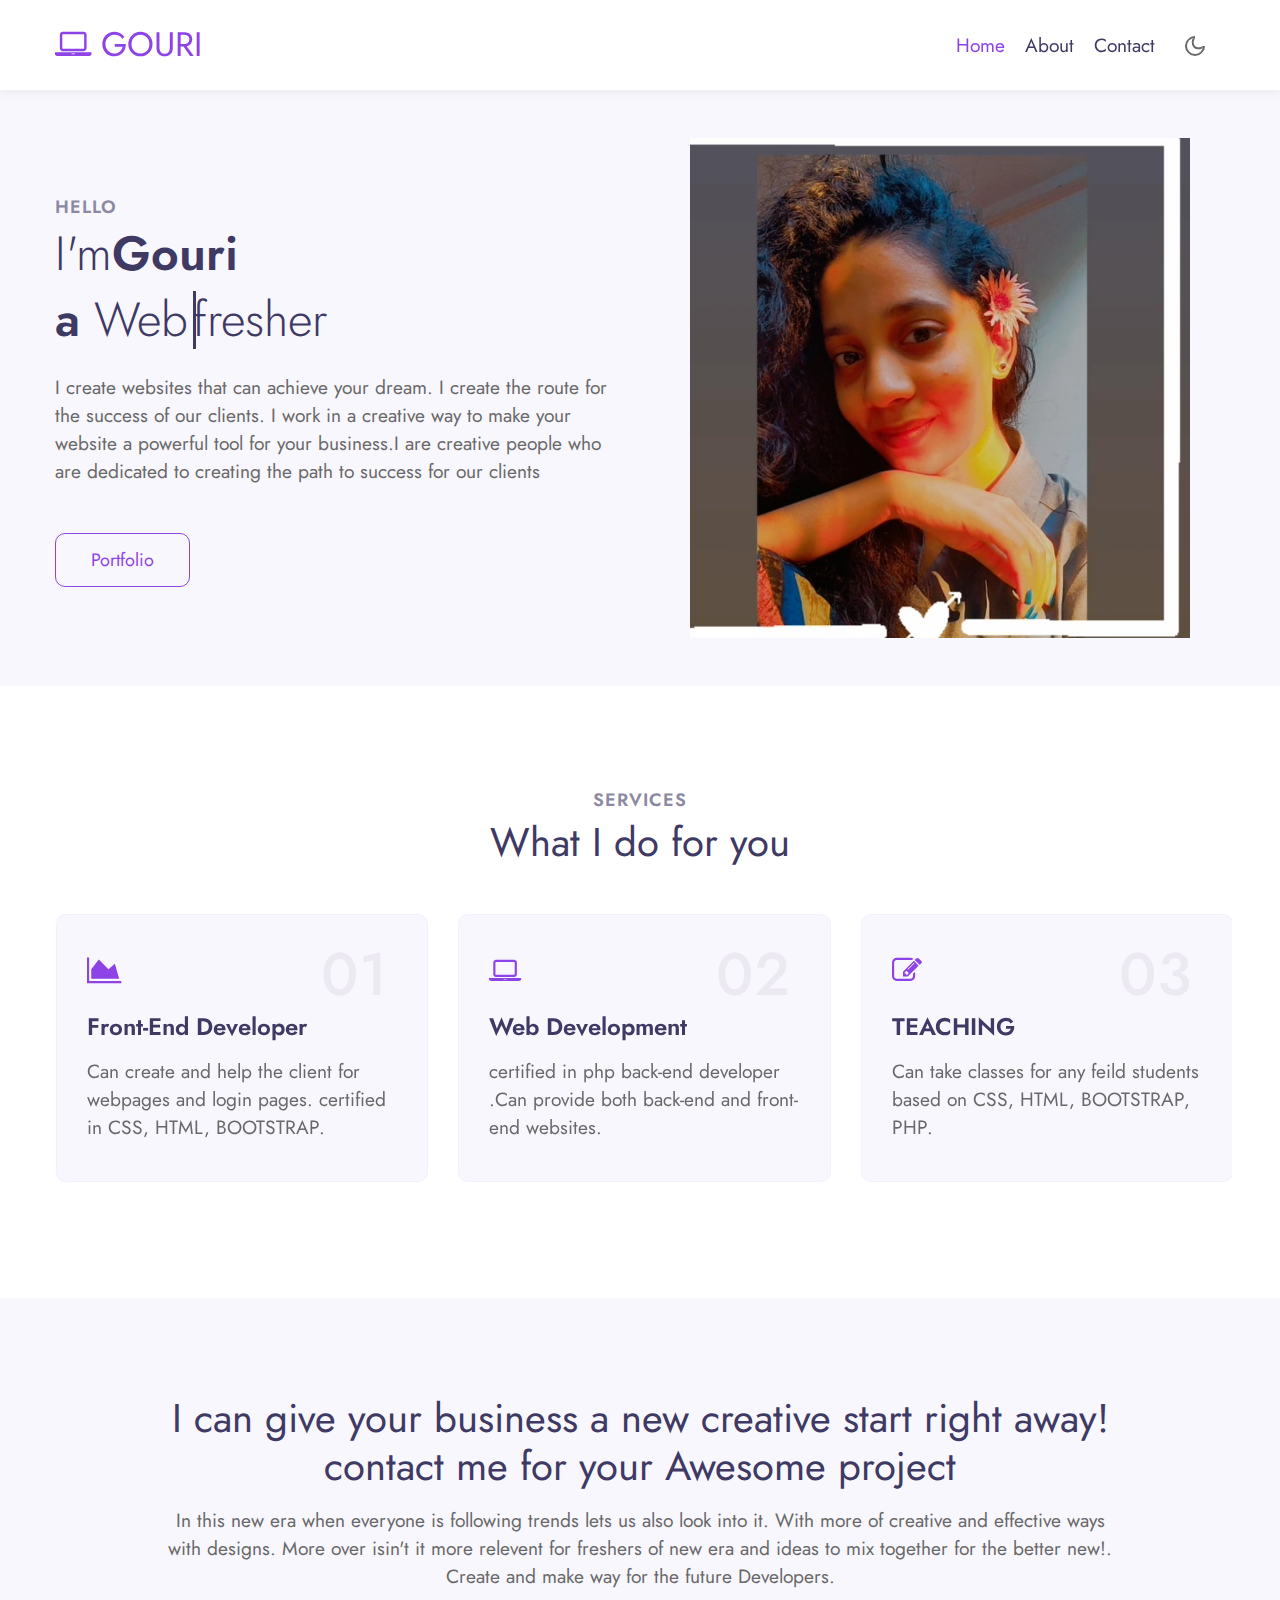
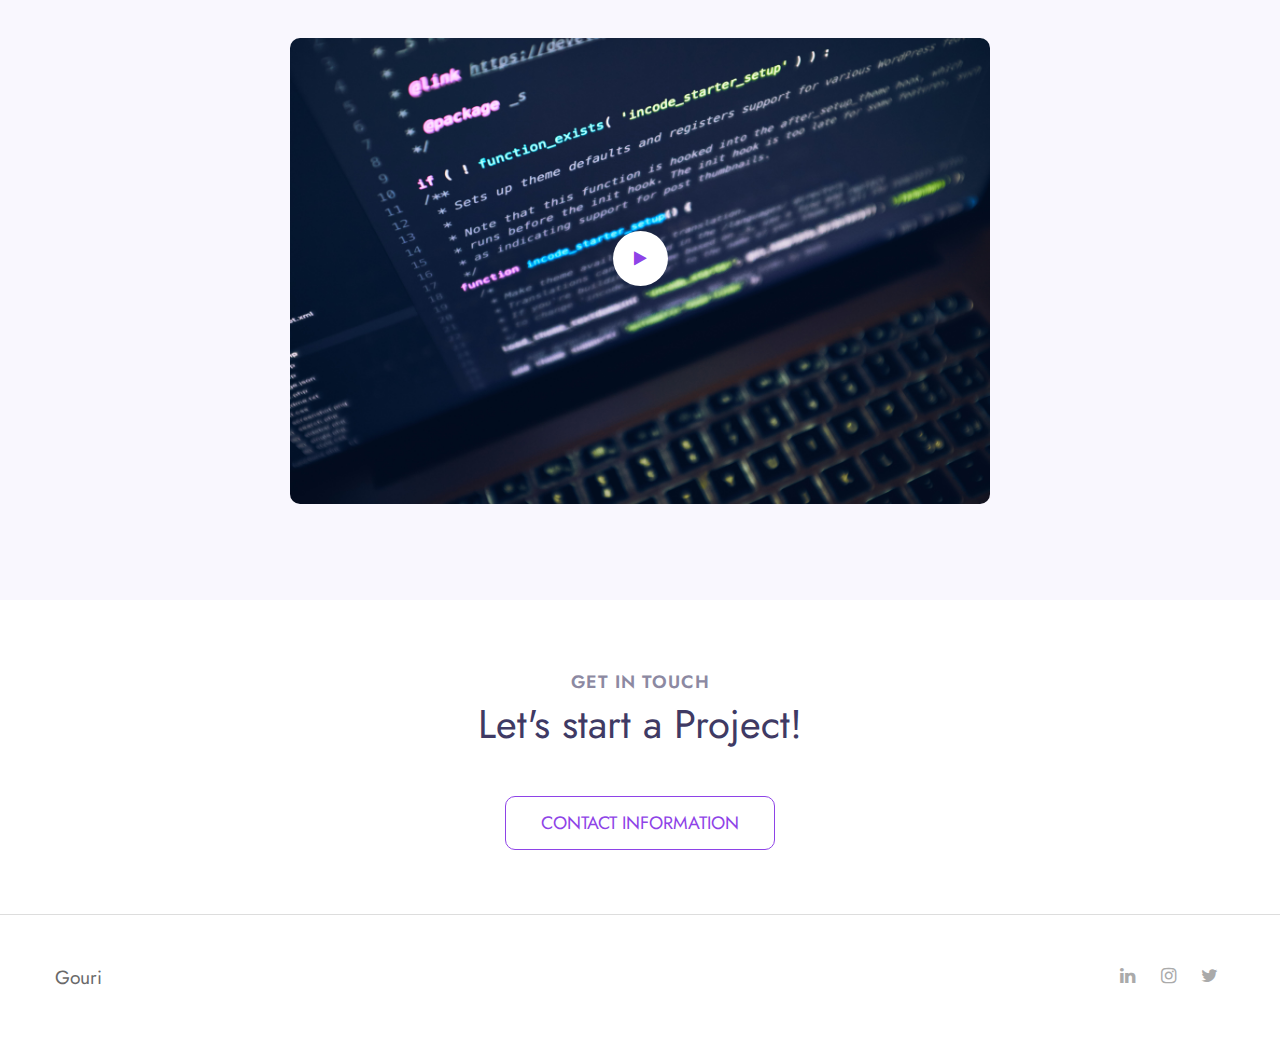
<file: index.html>
<!doctype html>
<html lang="en">

<head>
  <meta charset="utf-8">
  <meta name="viewport" content="width=device-width, initial-scale=1, shrink-to-fit=no">

  <title>Gouri</title> 
  <link href="//fonts.googleapis.com/css2?family=Jost:wght@300;400;600&display=swap" rel="stylesheet">
  <link rel="stylesheet" href="assets/css/style-starter.css">
</head>

<body data-bs-spy="scroll" data-bs-target="#navbar-example">
<!-- header -->
<header id="site-header" class="fixed-top">
  <div class="container">
      <nav class="navbar navbar-expand-lg stroke">
          <a class="navbar-brand" href="index.html">
              <span class="fa fa-laptop"></span> GOURI
          </a>
          <!-- if logo is image enable this   
      <a class="navbar-brand" href="#index.html">
          <img src="image-path" alt="Your logo" title="Your logo" style="height:35px;" />
      </a> -->
          <button class="navbar-toggler  collapsed bg-gradient" type="button" data-toggle="collapse"
              data-target="#navbarTogglerDemo02" aria-controls="navbarTogglerDemo02" aria-expanded="false"
              aria-label="Toggle navigation">
              <span class="navbar-toggler-icon fa icon-expand fa-bars"></span>
              <span class="navbar-toggler-icon fa icon-close fa-times"></span>
              </span>
          </button>

          <div class="collapse navbar-collapse" id="navbarTogglerDemo02">
              <ul class="navbar-nav ml-auto">
                  <li class="nav-item active">
                      <a class="nav-link" href="index.html">Home <span class="sr-only">(current)</span></a>
                  </li>
                  <li class="nav-item @@about__active">
                      <a class="nav-link" href="about.html">About</a>
                  </li>
                  <li class="nav-item @@contact__active">
                      <a class="nav-link" href="contact.html">Contact</a>
                  </li>
              </ul>
          </div>
          <!-- toggle switch for light and dark theme -->
          <div class="mobile-position">
              <nav class="navigation">
                  <div class="theme-switch-wrapper">
                      <label class="theme-switch" for="checkbox">
                          <input type="checkbox" id="checkbox">
                          <div class="mode-container">
                              <i class="gg-sun"></i>
                              <i class="gg-moon"></i>
                          </div>
                      </label>
                  </div>
              </nav>
          </div>
          <!-- //toggle switch for light and dark theme -->
      </nav>
  </div>
</header>
<!-- //header -->

<!-- banner section -->
<section id="home" class="w3l-banner py-5">
    <div class="container">
        <div class="row align-items-center">
            <div class="col-lg-6 col-sm-12 mt-lg-0 mt-4">
                <span class="title-small">Hello</span>
                <h1 class="mb-2 title"> <span>I'm</span>Gouri </h1>
                <h1 class="mb-4 title"> a <span class="typed-text"></span><span class="cursor">fresher</span></h1>
                <p>I create websites that can achieve your dream. I create the route for the success of our clients. I work in a creative way to make your website a powerful tool for your business.I are creative people who are dedicated to creating the path to success for our clients</p>
                <div class="mt-sm-5 mt-4">
                   
                    <a class="btn btn-outline-primary btn-style mr-2" href="#portfolio"> Portfolio </a>
                </div>
            </div>
            <div class="col-lg-6 col-md-8 col-sm-10 mt-lg-0 mt-4">
                <div class="img-effect text-lg-center">
                    <img src="./assets/images/photo-1.jpg" alt="myphoto" class="img-fluid" width="500px" height="500px">
                </div>
            </div>
        </div>
    </div>
</section>
<!-- //banner section -->
<section class="w3l-services">
    <div class="blog py-5" id="services">
        <div class="container py-lg-5">
            <h5 class="title-small text-center">Services</h5>
            <h3 class="title-big text-center mb-sm-5 mb-4">What I do for you</h3>
            <div class="row">
                <div class="col-md-12 mx-auto pr-2">
                    <div class="owl-two owl-carousel owl-theme">
                        <div class="item">
                            <div class="card">
                                <div class="box-wrap">
                                    <div class="icon">
                                      <span class="fa fa-area-chart"></span>
                                    </div>
                                    <h4 class="number">01</h4>
                                    <h4><a href="#url">Front-End Developer</a></h4>
                                    <p>Can create and help the client for webpages and login pages. certified in CSS, HTML, BOOTSTRAP.</p>
                                    
                                </div>
                            </div>
                        </div>

                        <div class="item">
                            <div class="card">
                                <div class="box-wrap">
                                    <div class="icon">
                                      <span class="fa fa-laptop"></span>
                                    </div>
                                    <h4 class="number">02</h4>
                                    <h4><a href="#url">Web Development</a></h4>
                                    <p> certified in php back-end developer .Can provide both back-end and front-end websites. </p>
                                      
                                  </div>
                            </div>
                        </div>

                        <div class="item">
                            <div class="card">
                                <div class="box-wrap">
                                    <div class="icon">
                                      
                                      <span class="fa fa-pencil-square-o"></span>
                                    </div>
                                    <h4 class="number">03</h4>
                                    <h4><a href="#url">TEACHING</a></h4>
                                    <p>Can take classes for any feild students based on CSS, HTML, BOOTSTRAP, PHP.</p>
                                     
                                  </div>
                            </div>
                        </div>

                        

                       
                    </div>
                </div>
            </div>
            
        </div>
    </div>
</section>
<!-- //home page services section -->

<!-- home page video popup section -->
<section class="w3l-index5" id="about">
    <div class="new-block py-5">
        <div class="container py-lg-5">
            <div class="middle-section text-center">
                <div class="section-width">
                    <h3 class="title-big">I can give your business a new creative start right away! contact me for your
                        Awesome project</h3>
                    <p class="mt-3"> In this new era when everyone is following trends lets us also look into it.
                       With more of creative and effective ways with designs. More over isin't it more relevent for freshers of new era and ideas to mix together for the better new!. Create and make way for the future Developers.
                       </p>
                </div>
                <div class="history-info mt-5">
                    <div class="position-relative">
                        <img src="./assets/images/tech.jpg" class="img-fluid radius-image video-popup-image"
                            alt="video-popup">

                        <a href="#small-dialog" class="popup-with-zoom-anim play-view text-center position-absolute">
                            <span class="video-play-icon">
                                <span class="fa fa-play"></span>
                            </span>
                        </a>

                        <!-- dialog itself, mfp-hide class is required to make dialog hidden -->
                        <div id="small-dialog" class="zoom-anim-dialog mfp-hide">
                            <iframe src="https://www.youtube.com/embed/Cu2VnoRcxKM" allowfullscreen></iframe>
                        </div>
                    </div>
                </div>

                <!-- dialog itself, mfp-hide class is required to make dialog hidden -->
                <div id="small-dialog" class="zoom-anim-dialog mfp-hide">
                    <iframe src="https://www.youtube.com/embed/Z_KspIX1oXU" allowfullscreen></iframe>
                </div>
            </div>
        </div>
    </div>
</section>
<!-- //home page video popup section -->

 <!-- freelance hire me -->
 <section class="w3l-grid-quote text-center py-5">
   <div class="container py-3">
     <h6 class="title-small">Get in touch</h6>
     <h3 class="title-big mb-md-5 mb-4">Let's start a Project! </h3>
    
     <a href="contact.html" class="btn btn-style btn-outline-primary">CONTACT INFORMATION</a>
   </div>
 </section>
 <!-- //freelance hire me -->
 
<!-- Footer -->
<section class="w3l-footer py-sm-5 py-4">
  <div class="container">
    <div class="footer-content">
      <div class="row">
        <div class="col-lg-8 footer-left">
          <p class="m-0">Gouri</p>
        </div>
        <div class="col-lg-4 footer-right text-lg-right text-center mt-lg-0 mt-3">
          <ul class="social m-0 p-0">
         
            <li><a href="https://www.linkedin.com/feed/"><span class="fa fa-linkedin "></span></a></li>
            <li><a href="#instagram"><span class="fa fa-instagram"></span></a></li>
            <li><a href="https://twitter.com/home"><span class="fa fa-twitter "></span></a></li>
          </ul>
        </div>
      </div>
    </div>
  </div>

  <!-- move top -->
  <button onclick="topFunction()" id="movetop" title="Go to top">
    <span class="fa fa-angle-up"></span>
  </button>
  <script>
    // When the user scrolls down 20px from the top of the document, show the button
    window.onscroll = function () {
      scrollFunction()
    };

    function scrollFunction() {
      if (document.body.scrollTop > 20 || document.documentElement.scrollTop > 20) {
        document.getElementById("movetop").style.display = "block";
      } else {
        document.getElementById("movetop").style.display = "none";
      }
    }

    // When the user clicks on the button, scroll to the top of the document
    function topFunction() {
      document.body.scrollTop = 0;
      document.documentElement.scrollTop = 0;
    }
  </script>
  <!-- /move top -->
</section>
<!-- //Footer -->

<!-- all js scripts and files here -->

<script src="assets/js/theme-change.js"></script><!-- theme switch js (light and dark)-->

<script src="assets/js/jquery-3.3.1.min.js"></script><!-- default jQuery -->

<!-- /typig-text-->
<script>
  const typedTextSpan = document.querySelector(".typed-text");
  const cursorSpan = document.querySelector(".cursor");

  const textArray = ["Web Designer",  "Web developer"];
  const typingDelay = 200;
  const erasingDelay = 10;
  const newTextDelay = 100; // Delay between current and next text
  let textArrayIndex = 0;
  let charIndex = 0;

  function type() {
    if (charIndex < textArray[textArrayIndex].length) {
      if (!cursorSpan.classList.contains("typing")) cursorSpan.classList.add("typing");
      typedTextSpan.textContent += textArray[textArrayIndex].charAt(charIndex);
      charIndex++;
      setTimeout(type, typingDelay);
    } else {
      cursorSpan.classList.remove("typing");
      setTimeout(erase, newTextDelay);
    }
  }

  function erase() {
    if (charIndex > 0) {
      // add class 'typing' if there's none
      if (!cursorSpan.classList.contains("typing")) {
        cursorSpan.classList.add("typing");
      }
      typedTextSpan.textContent = textArray[textArrayIndex].substring(0, 0);
      charIndex--;
      setTimeout(erase, erasingDelay);
    } else {
      cursorSpan.classList.remove("typing");
      textArrayIndex++;
      if (textArrayIndex >= textArray.length) textArrayIndex = 0;
      setTimeout(type, typingDelay);
    }
  }

  document.addEventListener("DOMContentLoaded", function () { // On DOM Load initiate the effect
    if (textArray.length) setTimeout(type, newTextDelay + 250);
  });
</script>
<!-- //typig-text-->

<!-- services owlcarousel -->
<script src="assets/js/owl.carousel.js"></script>

<!-- script for services -->
<script>
  $(document).ready(function () {
    $('.owl-two').owlCarousel({
      loop: true,
      margin: 30,
      nav: false,
      responsiveClass: true,
      autoplay: false,
      autoplayTimeout: 5000,
      autoplaySpeed: 1000,
      autoplayHoverPause: false,
      responsive: {
        0: {
          items: 1,
          nav: false
        },
        480: {
          items: 1,
          nav: false
        },
        700: {
          items: 1,
          nav: false
        },
        1090: {
          items: 3,
          nav: false
        }
      }
    })
  })
</script>
<!-- //script for services -->

<!-- script for tesimonials carousel slider -->
<script>
  $(document).ready(function () {
    $("#owl-demo1").owlCarousel({
      loop: true,
      margin: 20,
      nav: false,
      responsiveClass: true,
      responsive: {
        0: {
          items: 1,
          nav: false
        },
        736: {
          items: 1,
          nav: false
        },
        1000: {
          items: 2,
          nav: false,
          loop: false
        }
      }
    })
  })
</script>
<!-- //script for tesimonials carousel slider -->

<!-- video popup -->
<script src="assets/js/jquery.magnific-popup.min.js"></script>
<script>
  $(document).ready(function () {
    $('.popup-with-zoom-anim').magnificPopup({
      type: 'inline',

      fixedContentPos: false,
      fixedBgPos: true,

      overflowY: 'auto',

      closeBtnInside: true,
      preloader: false,

      midClick: true,
      removalDelay: 300,
      mainClass: 'my-mfp-zoom-in'
    });

    $('.popup-with-move-anim').magnificPopup({
      type: 'inline',

      fixedContentPos: false,
      fixedBgPos: true,

      overflowY: 'auto',

      closeBtnInside: true,
      preloader: false,

      midClick: true,
      removalDelay: 300,
      mainClass: 'my-mfp-slide-bottom'
    });
  });
</script>
<!-- //video popup -->

<!-- stats number counter-->
<script src="assets/js/jquery.waypoints.min.js"></script>
<script src="assets/js/jquery.countup.js"></script>
<script>
  $('.counter').countUp();
</script>
<!-- //stats number counter -->

<!-- disable body scroll which navbar is in active -->
<script>
  $(function () {
    $('.navbar-toggler').click(function () {
      $('body').toggleClass('noscroll');
    })
  });
</script>
<!-- disable body scroll which navbar is in active -->

<!--/MENU-JS-->
<script>
  $(window).on("scroll", function () {
    var scroll = $(window).scrollTop();

    if (scroll >= 80) {
      $("#site-header").addClass("nav-fixed");
    } else {
      $("#site-header").removeClass("nav-fixed");
    }
  });

  //Main navigation Active Class Add Remove
  $(".navbar-toggler").on("click", function () {
    $("header").toggleClass("active");
  });
  $(document).on("ready", function () {
    if ($(window).width() > 991) {
      $("header").removeClass("active");
    }
    $(window).on("resize", function () {
      if ($(window).width() > 991) {
        $("header").removeClass("active");
      }
    });
  });
</script>
<!--//MENU-JS-->

<!-- bootstrap js -->
<script src="assets/js/bootstrap.min.js"></script>

</body>

</html>
</file>
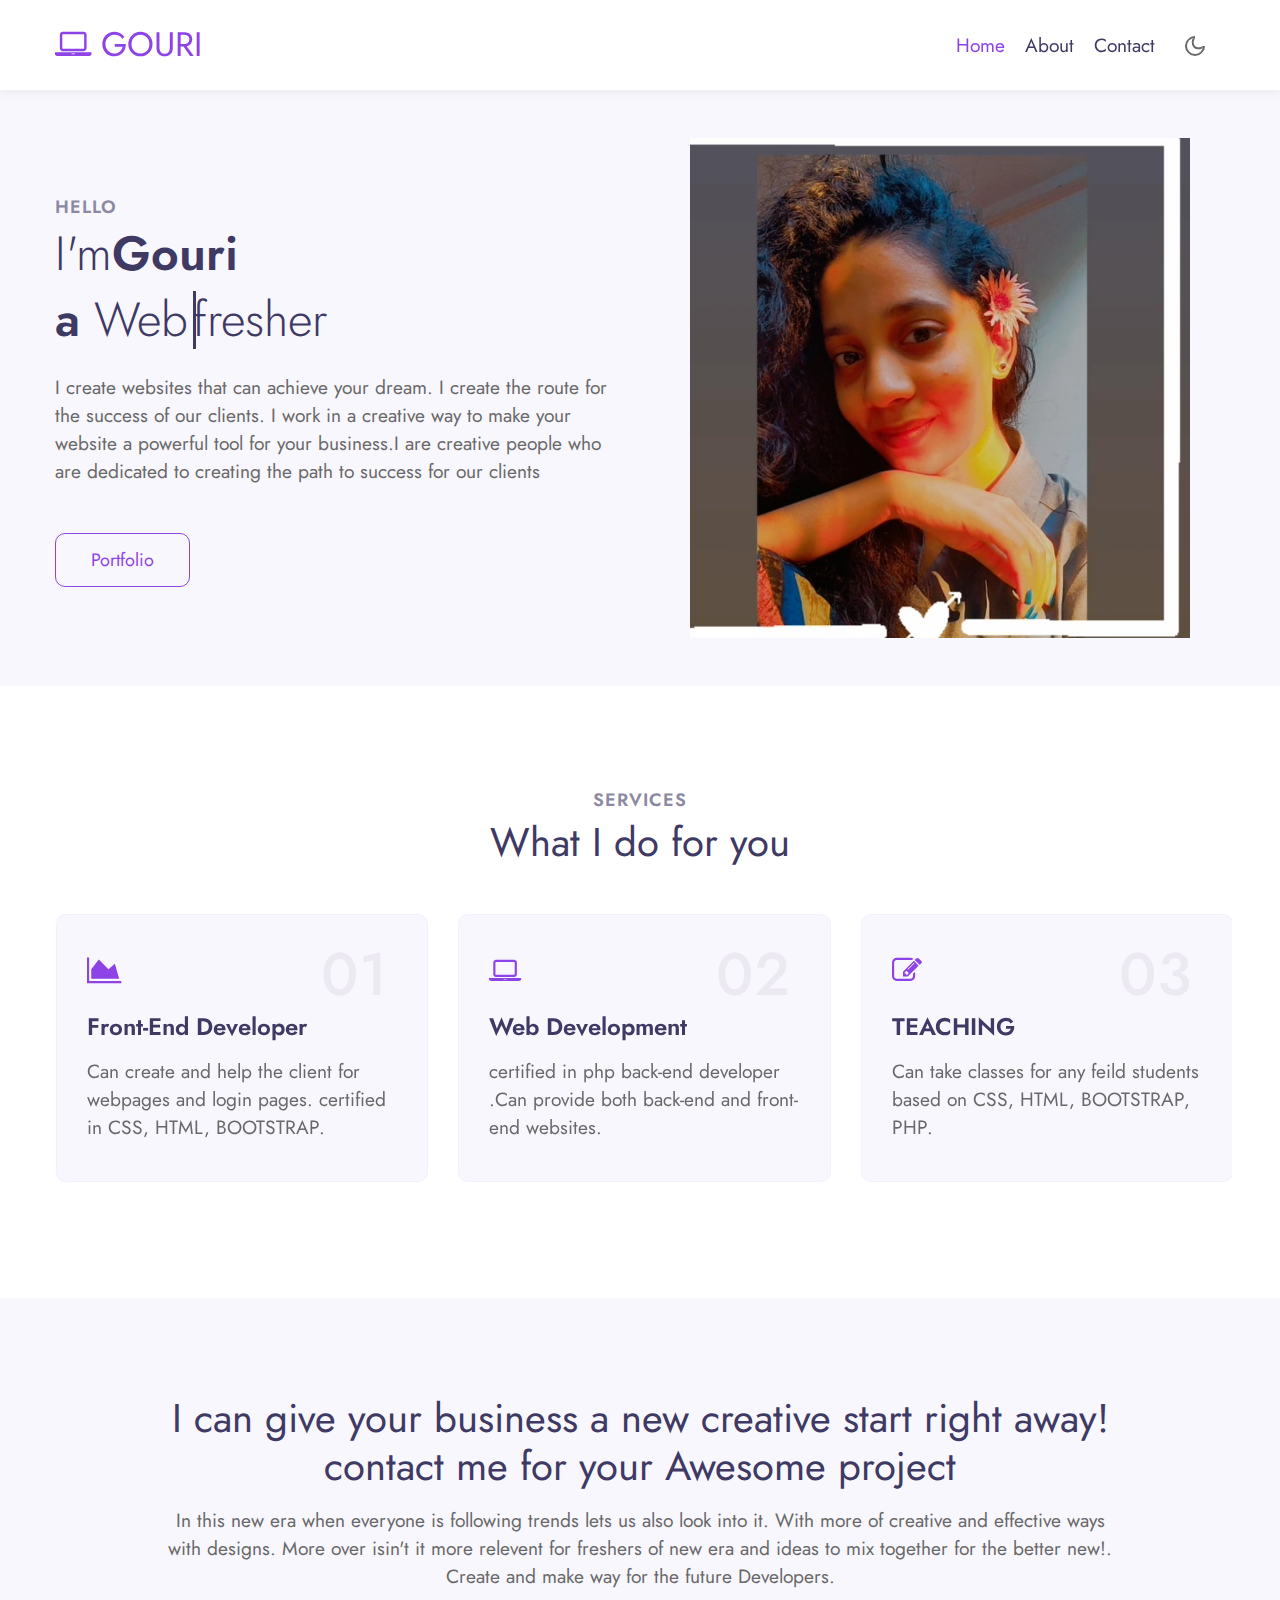
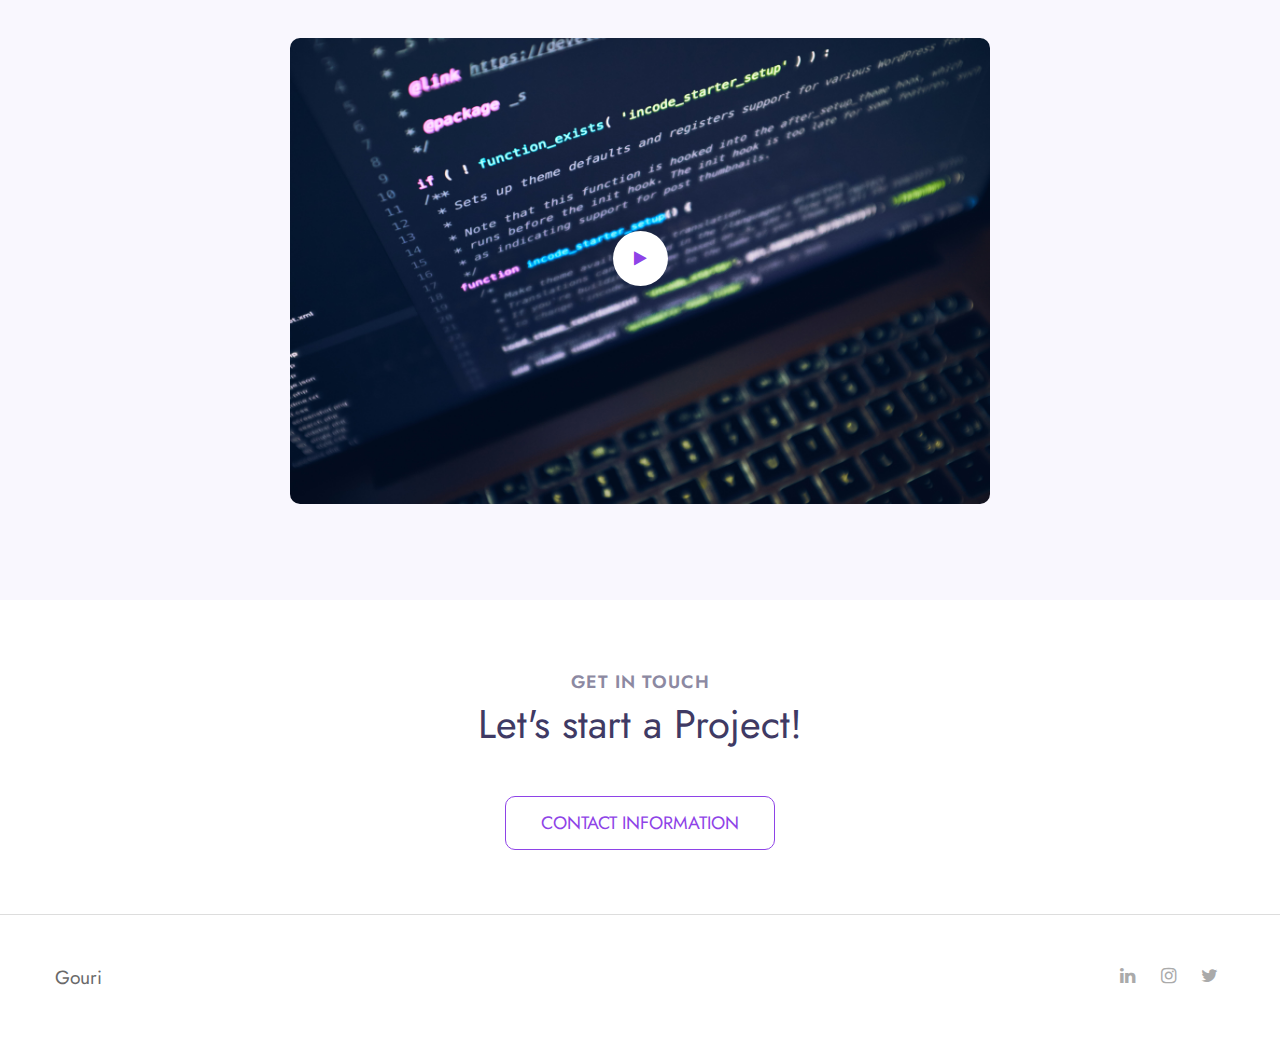
<file: gouriportfolio/index.html>
<!doctype html>
<html lang="en">

<head>
  <meta charset="utf-8">
  <meta name="viewport" content="width=device-width, initial-scale=1, shrink-to-fit=no">

  <title>Gouri</title> 
  <link href="//fonts.googleapis.com/css2?family=Jost:wght@300;400;600&display=swap" rel="stylesheet">
  <link rel="stylesheet" href="assets/css/style-starter.css">
</head>

<body data-bs-spy="scroll" data-bs-target="#navbar-example">
<!-- header -->
<header id="site-header" class="fixed-top">
  <div class="container">
      <nav class="navbar navbar-expand-lg stroke">
          <a class="navbar-brand" href="index.html">
              <span class="fa fa-laptop"></span> GOURI
          </a>
          <!-- if logo is image enable this   
      <a class="navbar-brand" href="#index.html">
          <img src="image-path" alt="Your logo" title="Your logo" style="height:35px;" />
      </a> -->
          <button class="navbar-toggler  collapsed bg-gradient" type="button" data-toggle="collapse"
              data-target="#navbarTogglerDemo02" aria-controls="navbarTogglerDemo02" aria-expanded="false"
              aria-label="Toggle navigation">
              <span class="navbar-toggler-icon fa icon-expand fa-bars"></span>
              <span class="navbar-toggler-icon fa icon-close fa-times"></span>
              </span>
          </button>

          <div class="collapse navbar-collapse" id="navbarTogglerDemo02">
              <ul class="navbar-nav ml-auto">
                  <li class="nav-item active">
                      <a class="nav-link" href="index.html">Home <span class="sr-only">(current)</span></a>
                  </li>
                  <li class="nav-item @@about__active">
                      <a class="nav-link" href="about.html">About</a>
                  </li>
                  <li class="nav-item @@contact__active">
                      <a class="nav-link" href="contact.html">Contact</a>
                  </li>
              </ul>
          </div>
          <!-- toggle switch for light and dark theme -->
          <div class="mobile-position">
              <nav class="navigation">
                  <div class="theme-switch-wrapper">
                      <label class="theme-switch" for="checkbox">
                          <input type="checkbox" id="checkbox">
                          <div class="mode-container">
                              <i class="gg-sun"></i>
                              <i class="gg-moon"></i>
                          </div>
                      </label>
                  </div>
              </nav>
          </div>
          <!-- //toggle switch for light and dark theme -->
      </nav>
  </div>
</header>
<!-- //header -->

<!-- banner section -->
<section id="home" class="w3l-banner py-5">
    <div class="container">
        <div class="row align-items-center">
            <div class="col-lg-6 col-sm-12 mt-lg-0 mt-4">
                <span class="title-small">Hello</span>
                <h1 class="mb-2 title"> <span>I'm</span>Gouri </h1>
                <h1 class="mb-4 title"> a <span class="typed-text"></span><span class="cursor">fresher</span></h1>
                <p>I create websites that can achieve your dream. I create the route for the success of our clients. I work in a creative way to make your website a powerful tool for your business.I are creative people who are dedicated to creating the path to success for our clients</p>
                <div class="mt-sm-5 mt-4">
                   
                    <a class="btn btn-outline-primary btn-style mr-2" href="#portfolio"> Portfolio </a>
                </div>
            </div>
            <div class="col-lg-6 col-md-8 col-sm-10 mt-lg-0 mt-4">
                <div class="img-effect text-lg-center">
                    <img src="./assets/images/photo-1.jpg" alt="myphoto" class="img-fluid" width="500px" height="500px">
                </div>
            </div>
        </div>
    </div>
</section>
<!-- //banner section -->
<section class="w3l-services">
    <div class="blog py-5" id="services">
        <div class="container py-lg-5">
            <h5 class="title-small text-center">Services</h5>
            <h3 class="title-big text-center mb-sm-5 mb-4">What I do for you</h3>
            <div class="row">
                <div class="col-md-12 mx-auto pr-2">
                    <div class="owl-two owl-carousel owl-theme">
                        <div class="item">
                            <div class="card">
                                <div class="box-wrap">
                                    <div class="icon">
                                      <span class="fa fa-area-chart"></span>
                                    </div>
                                    <h4 class="number">01</h4>
                                    <h4><a href="#url">Front-End Developer</a></h4>
                                    <p>Can create and help the client for webpages and login pages. certified in CSS, HTML, BOOTSTRAP.</p>
                                    
                                </div>
                            </div>
                        </div>

                        <div class="item">
                            <div class="card">
                                <div class="box-wrap">
                                    <div class="icon">
                                      <span class="fa fa-laptop"></span>
                                    </div>
                                    <h4 class="number">02</h4>
                                    <h4><a href="#url">Web Development</a></h4>
                                    <p> certified in php back-end developer .Can provide both back-end and front-end websites. </p>
                                      
                                  </div>
                            </div>
                        </div>

                        <div class="item">
                            <div class="card">
                                <div class="box-wrap">
                                    <div class="icon">
                                      
                                      <span class="fa fa-pencil-square-o"></span>
                                    </div>
                                    <h4 class="number">03</h4>
                                    <h4><a href="#url">TEACHING</a></h4>
                                    <p>Can take classes for any feild students based on CSS, HTML, BOOTSTRAP, PHP.</p>
                                     
                                  </div>
                            </div>
                        </div>

                        

                       
                    </div>
                </div>
            </div>
            
        </div>
    </div>
</section>
<!-- //home page services section -->

<!-- home page video popup section -->
<section class="w3l-index5" id="about">
    <div class="new-block py-5">
        <div class="container py-lg-5">
            <div class="middle-section text-center">
                <div class="section-width">
                    <h3 class="title-big">I can give your business a new creative start right away! contact me for your
                        Awesome project</h3>
                    <p class="mt-3"> In this new era when everyone is following trends lets us also look into it.
                       With more of creative and effective ways with designs. More over isin't it more relevent for freshers of new era and ideas to mix together for the better new!. Create and make way for the future Developers.
                       </p>
                </div>
                <div class="history-info mt-5">
                    <div class="position-relative">
                        <img src="./assets/images/tech.jpg" class="img-fluid radius-image video-popup-image"
                            alt="video-popup">

                        <a href="#small-dialog" class="popup-with-zoom-anim play-view text-center position-absolute">
                            <span class="video-play-icon">
                                <span class="fa fa-play"></span>
                            </span>
                        </a>

                        <!-- dialog itself, mfp-hide class is required to make dialog hidden -->
                        <div id="small-dialog" class="zoom-anim-dialog mfp-hide">
                            <iframe src="https://www.youtube.com/embed/Cu2VnoRcxKM" allowfullscreen></iframe>
                        </div>
                    </div>
                </div>

                <!-- dialog itself, mfp-hide class is required to make dialog hidden -->
                <div id="small-dialog" class="zoom-anim-dialog mfp-hide">
                    <iframe src="https://www.youtube.com/embed/Z_KspIX1oXU" allowfullscreen></iframe>
                </div>
            </div>
        </div>
    </div>
</section>
<!-- //home page video popup section -->

 <!-- freelance hire me -->
 <section class="w3l-grid-quote text-center py-5">
   <div class="container py-3">
     <h6 class="title-small">Get in touch</h6>
     <h3 class="title-big mb-md-5 mb-4">Let's start a Project! </h3>
    
     <a href="contact.html" class="btn btn-style btn-outline-primary">CONTACT INFORMATION</a>
   </div>
 </section>
 <!-- //freelance hire me -->
 
<!-- Footer -->
<section class="w3l-footer py-sm-5 py-4">
  <div class="container">
    <div class="footer-content">
      <div class="row">
        <div class="col-lg-8 footer-left">
          <p class="m-0">Gouri</p>
        </div>
        <div class="col-lg-4 footer-right text-lg-right text-center mt-lg-0 mt-3">
          <ul class="social m-0 p-0">
         
            <li><a href="https://www.linkedin.com/feed/"><span class="fa fa-linkedin "></span></a></li>
            <li><a href="#instagram"><span class="fa fa-instagram"></span></a></li>
            <li><a href="https://twitter.com/home"><span class="fa fa-twitter "></span></a></li>
          </ul>
        </div>
      </div>
    </div>
  </div>

  <!-- move top -->
  <button onclick="topFunction()" id="movetop" title="Go to top">
    <span class="fa fa-angle-up"></span>
  </button>
  <script>
    // When the user scrolls down 20px from the top of the document, show the button
    window.onscroll = function () {
      scrollFunction()
    };

    function scrollFunction() {
      if (document.body.scrollTop > 20 || document.documentElement.scrollTop > 20) {
        document.getElementById("movetop").style.display = "block";
      } else {
        document.getElementById("movetop").style.display = "none";
      }
    }

    // When the user clicks on the button, scroll to the top of the document
    function topFunction() {
      document.body.scrollTop = 0;
      document.documentElement.scrollTop = 0;
    }
  </script>
  <!-- /move top -->
</section>
<!-- //Footer -->

<!-- all js scripts and files here -->

<script src="assets/js/theme-change.js"></script><!-- theme switch js (light and dark)-->

<script src="assets/js/jquery-3.3.1.min.js"></script><!-- default jQuery -->

<!-- /typig-text-->
<script>
  const typedTextSpan = document.querySelector(".typed-text");
  const cursorSpan = document.querySelector(".cursor");

  const textArray = ["Web Designer",  "Web developer"];
  const typingDelay = 200;
  const erasingDelay = 10;
  const newTextDelay = 100; // Delay between current and next text
  let textArrayIndex = 0;
  let charIndex = 0;

  function type() {
    if (charIndex < textArray[textArrayIndex].length) {
      if (!cursorSpan.classList.contains("typing")) cursorSpan.classList.add("typing");
      typedTextSpan.textContent += textArray[textArrayIndex].charAt(charIndex);
      charIndex++;
      setTimeout(type, typingDelay);
    } else {
      cursorSpan.classList.remove("typing");
      setTimeout(erase, newTextDelay);
    }
  }

  function erase() {
    if (charIndex > 0) {
      // add class 'typing' if there's none
      if (!cursorSpan.classList.contains("typing")) {
        cursorSpan.classList.add("typing");
      }
      typedTextSpan.textContent = textArray[textArrayIndex].substring(0, 0);
      charIndex--;
      setTimeout(erase, erasingDelay);
    } else {
      cursorSpan.classList.remove("typing");
      textArrayIndex++;
      if (textArrayIndex >= textArray.length) textArrayIndex = 0;
      setTimeout(type, typingDelay);
    }
  }

  document.addEventListener("DOMContentLoaded", function () { // On DOM Load initiate the effect
    if (textArray.length) setTimeout(type, newTextDelay + 250);
  });
</script>
<!-- //typig-text-->

<!-- services owlcarousel -->
<script src="assets/js/owl.carousel.js"></script>

<!-- script for services -->
<script>
  $(document).ready(function () {
    $('.owl-two').owlCarousel({
      loop: true,
      margin: 30,
      nav: false,
      responsiveClass: true,
      autoplay: false,
      autoplayTimeout: 5000,
      autoplaySpeed: 1000,
      autoplayHoverPause: false,
      responsive: {
        0: {
          items: 1,
          nav: false
        },
        480: {
          items: 1,
          nav: false
        },
        700: {
          items: 1,
          nav: false
        },
        1090: {
          items: 3,
          nav: false
        }
      }
    })
  })
</script>
<!-- //script for services -->

<!-- script for tesimonials carousel slider -->
<script>
  $(document).ready(function () {
    $("#owl-demo1").owlCarousel({
      loop: true,
      margin: 20,
      nav: false,
      responsiveClass: true,
      responsive: {
        0: {
          items: 1,
          nav: false
        },
        736: {
          items: 1,
          nav: false
        },
        1000: {
          items: 2,
          nav: false,
          loop: false
        }
      }
    })
  })
</script>
<!-- //script for tesimonials carousel slider -->

<!-- video popup -->
<script src="assets/js/jquery.magnific-popup.min.js"></script>
<script>
  $(document).ready(function () {
    $('.popup-with-zoom-anim').magnificPopup({
      type: 'inline',

      fixedContentPos: false,
      fixedBgPos: true,

      overflowY: 'auto',

      closeBtnInside: true,
      preloader: false,

      midClick: true,
      removalDelay: 300,
      mainClass: 'my-mfp-zoom-in'
    });

    $('.popup-with-move-anim').magnificPopup({
      type: 'inline',

      fixedContentPos: false,
      fixedBgPos: true,

      overflowY: 'auto',

      closeBtnInside: true,
      preloader: false,

      midClick: true,
      removalDelay: 300,
      mainClass: 'my-mfp-slide-bottom'
    });
  });
</script>
<!-- //video popup -->

<!-- stats number counter-->
<script src="assets/js/jquery.waypoints.min.js"></script>
<script src="assets/js/jquery.countup.js"></script>
<script>
  $('.counter').countUp();
</script>
<!-- //stats number counter -->

<!-- disable body scroll which navbar is in active -->
<script>
  $(function () {
    $('.navbar-toggler').click(function () {
      $('body').toggleClass('noscroll');
    })
  });
</script>
<!-- disable body scroll which navbar is in active -->

<!--/MENU-JS-->
<script>
  $(window).on("scroll", function () {
    var scroll = $(window).scrollTop();

    if (scroll >= 80) {
      $("#site-header").addClass("nav-fixed");
    } else {
      $("#site-header").removeClass("nav-fixed");
    }
  });

  //Main navigation Active Class Add Remove
  $(".navbar-toggler").on("click", function () {
    $("header").toggleClass("active");
  });
  $(document).on("ready", function () {
    if ($(window).width() > 991) {
      $("header").removeClass("active");
    }
    $(window).on("resize", function () {
      if ($(window).width() > 991) {
        $("header").removeClass("active");
      }
    });
  });
</script>
<!--//MENU-JS-->

<!-- bootstrap js -->
<script src="assets/js/bootstrap.min.js"></script>

</body>

</html>
</file>
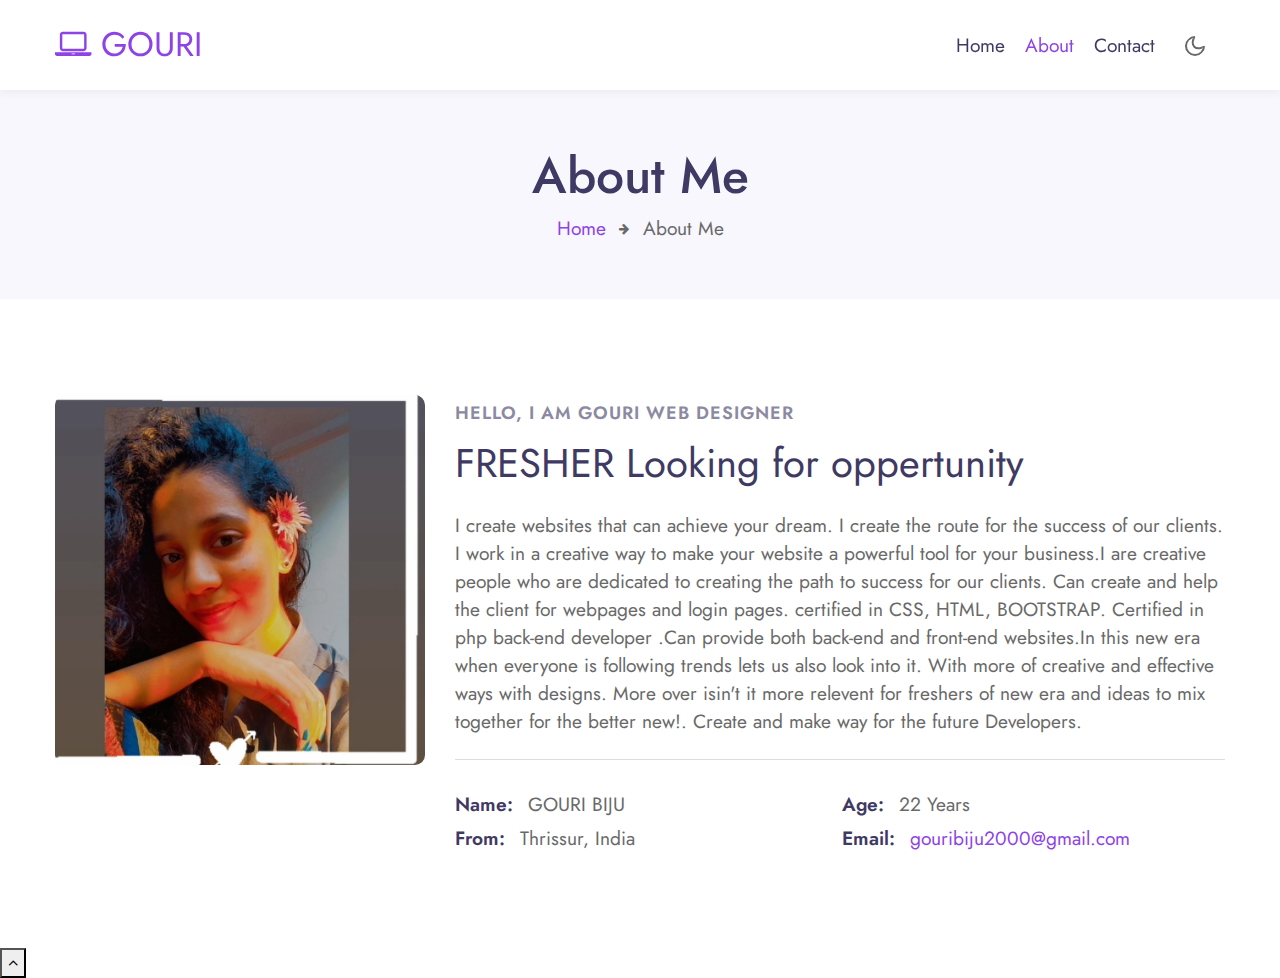
<file: about.html>
<!--
Author: W3layouts
Author URL: http://w3layouts.com
-->
<!doctype html>
<html lang="en">

<head>
  <!-- Required meta tags -->
  <meta charset="utf-8">
  <meta name="viewport" content="width=device-width, initial-scale=1, shrink-to-fit=no">

  <title>GOURI Personal Portfolio Category Bootstrap Css Responsive Website Template </title>

  <!-- google fonts -->  
  <link href="//fonts.googleapis.com/css2?family=Jost:wght@300;400;600&display=swap" rel="stylesheet">

  <!-- Template CSS -->
  <link rel="stylesheet" href="assets/css/style-starter.css">
</head>

<body>
<!-- header -->
<header id="site-header" class="fixed-top">
  <div class="container">
      <nav class="navbar navbar-expand-lg stroke">
          <a class="navbar-brand" href="index.html">
              <span class="fa fa-laptop"></span> GOURI
          </a>
          <!-- if logo is image enable this   
      <a class="navbar-brand" href="#index.html">
          <img src="image-path" alt="Your logo" title="Your logo" style="height:35px;" />
      </a> -->
          <button class="navbar-toggler  collapsed bg-gradient" type="button" data-toggle="collapse"
              data-target="#navbarTogglerDemo02" aria-controls="navbarTogglerDemo02" aria-expanded="false"
              aria-label="Toggle navigation">
              <span class="navbar-toggler-icon fa icon-expand fa-bars"></span>
              <span class="navbar-toggler-icon fa icon-close fa-times"></span>
              </span>
          </button>

          <div class="collapse navbar-collapse" id="navbarTogglerDemo02">
              <ul class="navbar-nav ml-auto">
                  <li class="nav-item @@home__active">
                      <a class="nav-link" href="index.html">Home <span class="sr-only">(current)</span></a>
                  </li>
                  <li class="nav-item active">
                      <a class="nav-link" href="about.html">About</a>
                  </li>
                  <li class="nav-item @@contact__active">
                      <a class="nav-link" href="contact.html">Contact</a>
                  </li>
              </ul>
          </div>
          <!-- toggle switch for light and dark theme -->
          <div class="mobile-position">
              <nav class="navigation">
                  <div class="theme-switch-wrapper">
                      <label class="theme-switch" for="checkbox">
                          <input type="checkbox" id="checkbox">
                          <div class="mode-container">
                              <i class="gg-sun"></i>
                              <i class="gg-moon"></i>
                          </div>
                      </label>
                  </div>
              </nav>
          </div>
          <!-- //toggle switch for light and dark theme -->
      </nav>
  </div>
</header>
<!-- //header -->

<!-- about breadcrumb -->
<section class="w3l-about-breadcrumb text-center">
    <div class="breadcrumb-bg breadcrumb-bg-about py-sm-5 py-4">
        <div class="container py-2">
            <h2 class="title">About Me</h2>
            <ul class="breadcrumbs-custom-path mt-2">
                <li><a href="#url">Home</a></li>
                <li class="active"><span class="fa fa-arrow-right mx-2" aria-hidden="true"></span> About Me </li>
            </ul>
        </div>
    </div>
</section>
<!-- //about breadcrumb -->

<!-- about page about section -->
<section class="w3l-aboutblock1" id="about">
    <div class="midd-w3 py-5">
        <div class="container py-lg-5 py-md-3">
            <div class="row">
                <div class="col-lg-4">
                    <div class="position-relative">
                        <img src="assets/images/photo-1.jpg" alt="" class="radius-image img-fluid">
                    </div>
                </div>
                <div class="col-lg-8 mt-lg-0 mt-5">
                    <h5 class="title-small mb-2">Hello, I am  GOURI Web Designer</h5>
                    <h3 class="title-big">FRESHER Looking for oppertunity </h3>
                    <p class="mt-4">I create websites that can achieve your dream. I create the route for the success of our clients. I work in a creative way to make your website a powerful tool for your business.I are creative people who are dedicated to creating the path to success for our clients.
                      Can create and help the client for webpages and login pages. certified in CSS, HTML, BOOTSTRAP. Certified in php back-end developer .Can provide both back-end and front-end websites.In this new era when everyone is following trends lets us also look into it.
                      With more of creative and effective ways with designs. More over isin't it more relevent for freshers of new era and ideas to mix together for the better new!. Create and make way for the future Developers.
                    </p>
                    <div class="my-info mt-4">
                        <div class="single-info"><span>Name:</span>
                            <p>GOURI BIJU</p>
                        </div>
                        <div class="single-info"><span>Age:</span>
                            <p>22 Years</p>
                        </div>
                        <div class="single-info"><span>From:</span>
                            <p>Thrissur, India</p>
                        </div>
                        <div class="single-info"><span>Email:</span>
                            <p><a href="mailto:alexander@mail.com">gouribiju2000@gmail.com</a></p>
                        </div>
                    </div>
                    
                </div>
            </div>
        </div>
    </div>
</section>
<!-- //about page about section -->








  <!-- move top -->
  <button onclick="topFunction()" id="movetop" title="Go to top">
    <span class="fa fa-angle-up"></span>
  </button>
  <script>
    // When the user scrolls down 20px from the top of the document, show the button
    window.onscroll = function () {
      scrollFunction()
    };

    function scrollFunction() {
      if (document.body.scrollTop > 20 || document.documentElement.scrollTop > 20) {
        document.getElementById("movetop").style.display = "block";
      } else {
        document.getElementById("movetop").style.display = "none";
      }
    }

    // When the user clicks on the button, scroll to the top of the document
    function topFunction() {
      document.body.scrollTop = 0;
      document.documentElement.scrollTop = 0;
    }
  </script>
  <!-- /move top -->
</section>
<!-- //Footer -->

<!-- all js scripts and files here -->

<script src="assets/js/theme-change.js"></script><!-- theme switch js (light and dark)-->

<script src="assets/js/jquery-3.3.1.min.js"></script><!-- default jQuery -->

<!-- /typig-text-->
<script>
  const typedTextSpan = document.querySelector(".typed-text");
  const cursorSpan = document.querySelector(".cursor");

  const textArray = ["UI/UX Designer", "Freelancer", "Web developer"];
  const typingDelay = 200;
  const erasingDelay = 10;
  const newTextDelay = 100; // Delay between current and next text
  let textArrayIndex = 0;
  let charIndex = 0;

  function type() {
    if (charIndex < textArray[textArrayIndex].length) {
      if (!cursorSpan.classList.contains("typing")) cursorSpan.classList.add("typing");
      typedTextSpan.textContent += textArray[textArrayIndex].charAt(charIndex);
      charIndex++;
      setTimeout(type, typingDelay);
    } else {
      cursorSpan.classList.remove("typing");
      setTimeout(erase, newTextDelay);
    }
  }

  function erase() {
    if (charIndex > 0) {
      // add class 'typing' if there's none
      if (!cursorSpan.classList.contains("typing")) {
        cursorSpan.classList.add("typing");
      }
      typedTextSpan.textContent = textArray[textArrayIndex].substring(0, 0);
      charIndex--;
      setTimeout(erase, erasingDelay);
    } else {
      cursorSpan.classList.remove("typing");
      textArrayIndex++;
      if (textArrayIndex >= textArray.length) textArrayIndex = 0;
      setTimeout(type, typingDelay);
    }
  }

  document.addEventListener("DOMContentLoaded", function () { // On DOM Load initiate the effect
    if (textArray.length) setTimeout(type, newTextDelay + 250);
  });
</script>
<!-- //typig-text-->

<!-- services owlcarousel -->
<script src="assets/js/owl.carousel.js"></script>

<!-- script for services -->
<script>
  $(document).ready(function () {
    $('.owl-two').owlCarousel({
      loop: true,
      margin: 30,
      nav: false,
      responsiveClass: true,
      autoplay: false,
      autoplayTimeout: 5000,
      autoplaySpeed: 1000,
      autoplayHoverPause: false,
      responsive: {
        0: {
          items: 1,
          nav: false
        },
        480: {
          items: 1,
          nav: false
        },
        700: {
          items: 1,
          nav: false
        },
        1090: {
          items: 3,
          nav: false
        }
      }
    })
  })
</script>
<!-- //script for services -->

<!-- script for tesimonials carousel slider -->
<script>
  $(document).ready(function () {
    $("#owl-demo1").owlCarousel({
      loop: true,
      margin: 20,
      nav: false,
      responsiveClass: true,
      responsive: {
        0: {
          items: 1,
          nav: false
        },
        736: {
          items: 1,
          nav: false
        },
        1000: {
          items: 2,
          nav: false,
          loop: false
        }
      }
    })
  })
</script>
<!-- //script for tesimonials carousel slider -->

<!-- video popup -->
<script src="assets/js/jquery.magnific-popup.min.js"></script>
<script>
  $(document).ready(function () {
    $('.popup-with-zoom-anim').magnificPopup({
      type: 'inline',

      fixedContentPos: false,
      fixedBgPos: true,

      overflowY: 'auto',

      closeBtnInside: true,
      preloader: false,

      midClick: true,
      removalDelay: 300,
      mainClass: 'my-mfp-zoom-in'
    });

    $('.popup-with-move-anim').magnificPopup({
      type: 'inline',

      fixedContentPos: false,
      fixedBgPos: true,

      overflowY: 'auto',

      closeBtnInside: true,
      preloader: false,

      midClick: true,
      removalDelay: 300,
      mainClass: 'my-mfp-slide-bottom'
    });
  });
</script>
<!-- //video popup -->

<!-- stats number counter-->
<script src="assets/js/jquery.waypoints.min.js"></script>
<script src="assets/js/jquery.countup.js"></script>
<script>
  $('.counter').countUp();
</script>
<!-- //stats number counter -->

<!-- disable body scroll which navbar is in active -->
<script>
  $(function () {
    $('.navbar-toggler').click(function () {
      $('body').toggleClass('noscroll');
    })
  });
</script>
<!-- disable body scroll which navbar is in active -->

<!--/MENU-JS-->
<script>
  $(window).on("scroll", function () {
    var scroll = $(window).scrollTop();

    if (scroll >= 80) {
      $("#site-header").addClass("nav-fixed");
    } else {
      $("#site-header").removeClass("nav-fixed");
    }
  });

  //Main navigation Active Class Add Remove
  $(".navbar-toggler").on("click", function () {
    $("header").toggleClass("active");
  });
  $(document).on("ready", function () {
    if ($(window).width() > 991) {
      $("header").removeClass("active");
    }
    $(window).on("resize", function () {
      if ($(window).width() > 991) {
        $("header").removeClass("active");
      }
    });
  });
</script>
<!--//MENU-JS-->

<!-- bootstrap js -->
<script src="assets/js/bootstrap.min.js"></script>

</body>

</html>
</file>
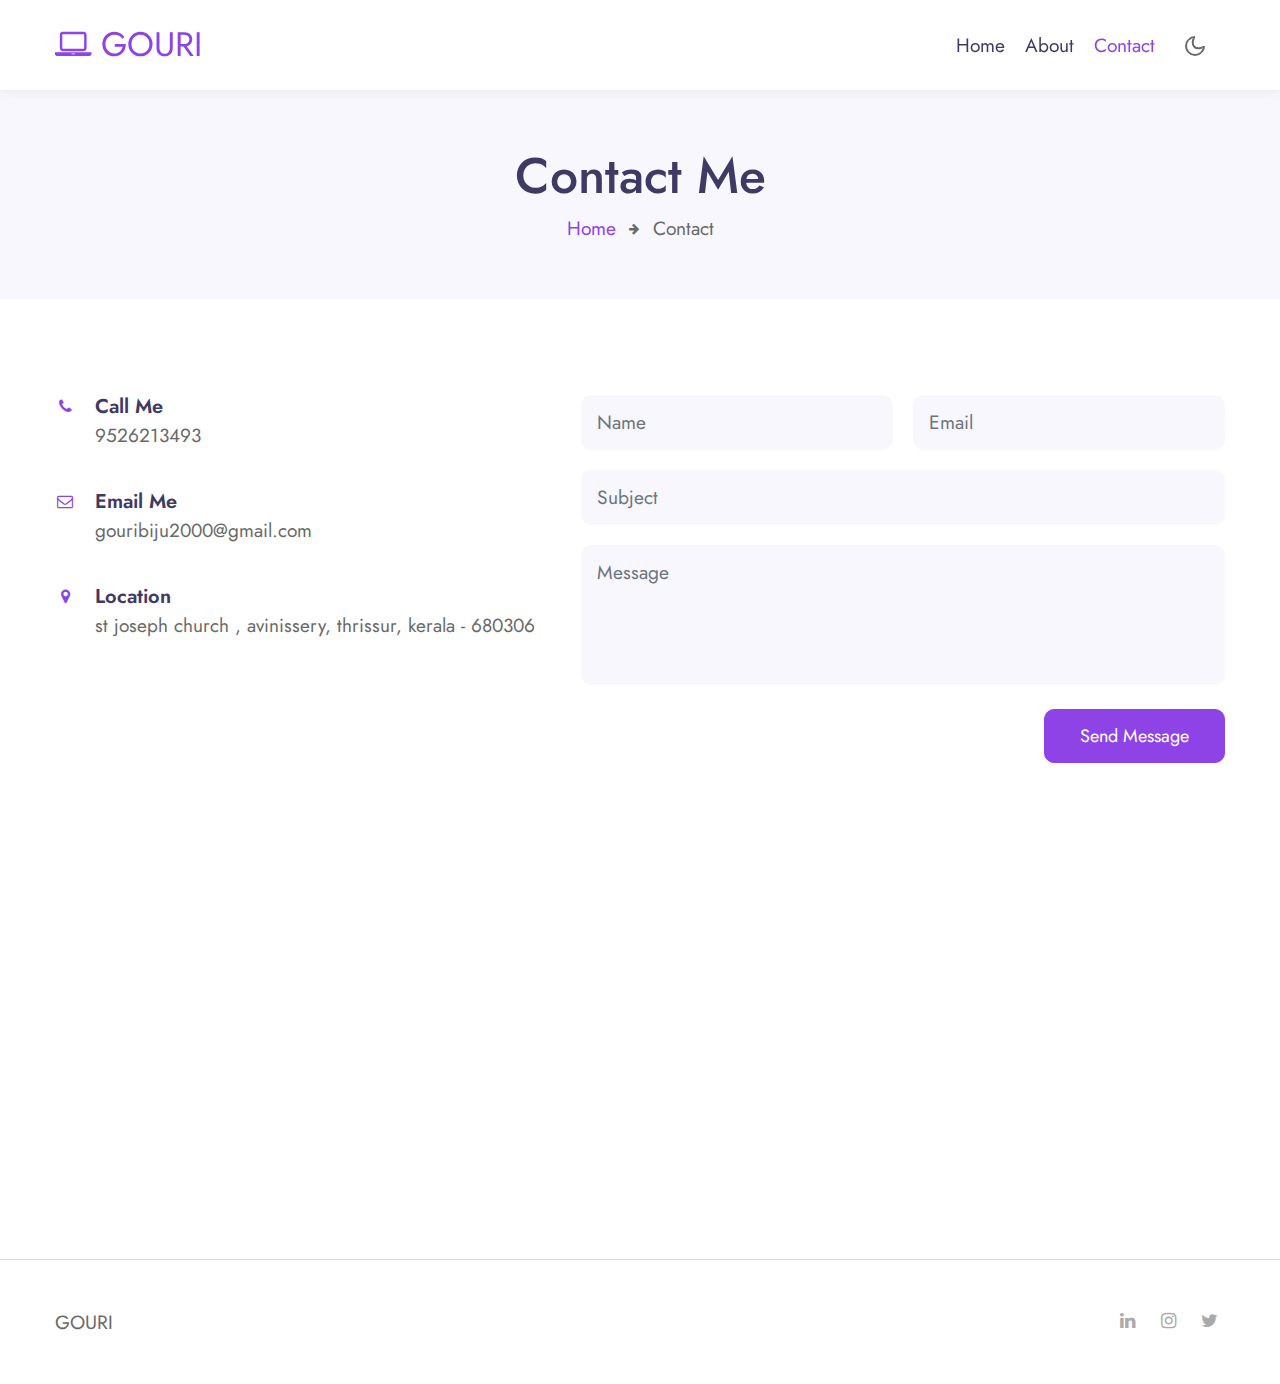
<file: contact.html>
<!--
Author: W3layouts
Author URL: http://w3layouts.com
-->
<!doctype html>
<html lang="en">

<head>
  <!-- Required meta tags -->
  <meta charset="utf-8">
  <meta name="viewport" content="width=device-width, initial-scale=1, shrink-to-fit=no">

  <title>GOURI</title>

  <!-- google fonts -->  
  <link href="//fonts.googleapis.com/css2?family=Jost:wght@300;400;600&display=swap" rel="stylesheet">

  <!-- Template CSS -->
  <link rel="stylesheet" href="assets/css/style-starter.css">
</head>

<body>
<!-- header -->
<header id="site-header" class="fixed-top">
  <div class="container">
      <nav class="navbar navbar-expand-lg stroke">
          <a class="navbar-brand" href="index.html">
              <span class="fa fa-laptop"></span> GOURI
          </a>
          <!-- if logo is image enable this   
      <a class="navbar-brand" href="#index.html">
          <img src="image-path" alt="Your logo" title="Your logo" style="height:35px;" />
      </a> -->
          <button class="navbar-toggler  collapsed bg-gradient" type="button" data-toggle="collapse"
              data-target="#navbarTogglerDemo02" aria-controls="navbarTogglerDemo02" aria-expanded="false"
              aria-label="Toggle navigation">
              <span class="navbar-toggler-icon fa icon-expand fa-bars"></span>
              <span class="navbar-toggler-icon fa icon-close fa-times"></span>
              </span>
          </button>

          <div class="collapse navbar-collapse" id="navbarTogglerDemo02">
              <ul class="navbar-nav ml-auto">
                  <li class="nav-item @@home__active">
                      <a class="nav-link" href="index.html">Home <span class="sr-only">(current)</span></a>
                  </li>
                  <li class="nav-item @@about__active">
                      <a class="nav-link" href="about.html">About</a>
                  </li>
                  <li class="nav-item active">
                      <a class="nav-link" href="contact.html">Contact</a>
                  </li>
              </ul>
          </div>
          <!-- toggle switch for light and dark theme -->
          <div class="mobile-position">
              <nav class="navigation">
                  <div class="theme-switch-wrapper">
                      <label class="theme-switch" for="checkbox">
                          <input type="checkbox" id="checkbox">
                          <div class="mode-container">
                              <i class="gg-sun"></i>
                              <i class="gg-moon"></i>
                          </div>
                      </label>
                  </div>
              </nav>
          </div>
          <!-- //toggle switch for light and dark theme -->
      </nav>
  </div>
</header>
<!-- //header -->

<!-- contact breadcrumb -->
<section class="w3l-about-breadcrumb text-center">
    <div class="breadcrumb-bg breadcrumb-bg-about py-sm-5 py-4">
        <div class="container py-2">
            <h2 class="title">Contact Me</h2>
            <ul class="breadcrumbs-custom-path mt-2">
                <li><a href="#url">Home</a></li>
                <li class="active"><span class="fa fa-arrow-right mx-2" aria-hidden="true"></span> Contact </li>
            </ul>
        </div>
    </div>
</section>
<!-- contact breadcrumb -->

<!-- contact block -->
<!-- contact1 -->
<section class="w3l-contact-1 py-5">
    <div class="contacts-9 py-lg-5 py-md-4">
        <div class="container">
            <div class="d-grid contact-view">
                <div class="cont-details">
                    <div class="cont-top">
                        <div class="cont-left text-center">
                            <span class="fa fa-phone text-primary"></span>
                        </div>
                        <div class="cont-right">
                            <h6>Call Me</h6>
                            <p><a href="tel:+44 99 555 42">9526213493</a></p>
                        </div>
                    </div>
                    <div class="cont-top margin-up">
                        <div class="cont-left text-center">
                            <span class="fa fa-envelope-o text-primary"></span>
                        </div>
                        <div class="cont-right">
                            <h6>Email Me</h6>
                            <p><a href="mailto:example@mail.com" class="mail">gouribiju2000@gmail.com</a></p>
                        </div>
                    </div>
                    <div class="cont-top margin-up">
                        <div class="cont-left text-center">
                            <span class="fa fa-map-marker text-primary"></span>
                        </div>
                        <div class="cont-right">
                            <h6>Location</h6>
                            <p>st joseph church , avinissery, thrissur, kerala - 680306</p>
                        </div>
                    </div>
                </div>
                <div class="map-content-9">
                    <form action="https://sendmail.w3layouts.com/submitForm" method="post">
                        <div class="twice-two">
                            <input type="text" class="form-control" name="w3lName" id="w3lName" placeholder="Name"
                                required="">
                            <input type="email" class="form-control" name="w3lSender" id="w3lSender" placeholder="Email"
                                required="">
                        </div>
                        <div class="twice">
                            <input type="text" class="form-control" name="w3lSubject" id="w3lSubject"
                                placeholder="Subject" required="">
                        </div>
                        <textarea name="w3lMessage" class="form-control" id="w3lMessage" placeholder="Message"
                            required=""></textarea>
                        <div class="text-right">
                            <button type="submit" class="btn btn-primary btn-style mt-4">Send Message</button>
                        </div>
                    </form>
                </div>
            </div>
        </div>
    </div>
</section>
<!-- /contact1 -->
<div class="map-iframe">

  <iframe src="https://www.google.com/maps/embed?pb=!1m18!1m12!1m3!1d3923.3319571542293!2d76.22877061397342!3d10.47447586756057!2m3!1f0!2f0!3f0!3m2!1i1024!2i768!4f13.1!3m3!1m2!1s0x3ba7f049fc3c74cb%3A0xc6f42fadbfdf7f1f!2sSt.%20Joseph%20Church!5e0!3m2!1sen!2sin!4v1667970301485!5m2!1sen!2sin" width="100%" height="400" style="border:0;" allowfullscreen="" loading="lazy" referrerpolicy="no-referrer-when-downgrade"></iframe>
</div>
<!-- //contact block -->
<!-- Footer -->
<section class="w3l-footer py-sm-5 py-4">
  <div class="container">
    <div class="footer-content">
      <div class="row">
        <div class="col-lg-8 footer-left">
          <p class="m-0">GOURI</p>
        </div>
        <div class="col-lg-4 footer-right text-lg-right text-center mt-lg-0 mt-3">
          <ul class="social m-0 p-0">
            <li><a href="https://www.linkedin.com/feed/"><span class="fa fa-linkedin "></span></a></li>
            <li><a href="#instagram"><span class="fa fa-instagram"></span></a></li>
            <li><a href="https://twitter.com/home"><span class="fa fa-twitter "></span></a></li>
          </ul>
        </div>
      </div>
    </div>
  </div>

  <!-- move top -->
  <button onclick="topFunction()" id="movetop" title="Go to top">
    <span class="fa fa-angle-up"></span>
  </button>
  <script>
    // When the user scrolls down 20px from the top of the document, show the button
    window.onscroll = function () {
      scrollFunction()
    };

    function scrollFunction() {
      if (document.body.scrollTop > 20 || document.documentElement.scrollTop > 20) {
        document.getElementById("movetop").style.display = "block";
      } else {
        document.getElementById("movetop").style.display = "none";
      }
    }

    // When the user clicks on the button, scroll to the top of the document
    function topFunction() {
      document.body.scrollTop = 0;
      document.documentElement.scrollTop = 0;
    }
  </script>
  <!-- /move top -->
</section>
<!-- //Footer -->

<!-- all js scripts and files here -->

<script src="assets/js/theme-change.js"></script><!-- theme switch js (light and dark)-->

<script src="assets/js/jquery-3.3.1.min.js"></script><!-- default jQuery -->

<!-- /typig-text-->
<script>
  const typedTextSpan = document.querySelector(".typed-text");
  const cursorSpan = document.querySelector(".cursor");

  const textArray = ["UI/UX Designer", "Freelancer", "Web developer"];
  const typingDelay = 200;
  const erasingDelay = 10;
  const newTextDelay = 100; // Delay between current and next text
  let textArrayIndex = 0;
  let charIndex = 0;

  function type() {
    if (charIndex < textArray[textArrayIndex].length) {
      if (!cursorSpan.classList.contains("typing")) cursorSpan.classList.add("typing");
      typedTextSpan.textContent += textArray[textArrayIndex].charAt(charIndex);
      charIndex++;
      setTimeout(type, typingDelay);
    } else {
      cursorSpan.classList.remove("typing");
      setTimeout(erase, newTextDelay);
    }
  }

  function erase() {
    if (charIndex > 0) {
      // add class 'typing' if there's none
      if (!cursorSpan.classList.contains("typing")) {
        cursorSpan.classList.add("typing");
      }
      typedTextSpan.textContent = textArray[textArrayIndex].substring(0, 0);
      charIndex--;
      setTimeout(erase, erasingDelay);
    } else {
      cursorSpan.classList.remove("typing");
      textArrayIndex++;
      if (textArrayIndex >= textArray.length) textArrayIndex = 0;
      setTimeout(type, typingDelay);
    }
  }

  document.addEventListener("DOMContentLoaded", function () { // On DOM Load initiate the effect
    if (textArray.length) setTimeout(type, newTextDelay + 250);
  });
</script>
<!-- //typig-text-->

<!-- services owlcarousel -->
<script src="assets/js/owl.carousel.js"></script>

<!-- script for services -->
<script>
  $(document).ready(function () {
    $('.owl-two').owlCarousel({
      loop: true,
      margin: 30,
      nav: false,
      responsiveClass: true,
      autoplay: false,
      autoplayTimeout: 5000,
      autoplaySpeed: 1000,
      autoplayHoverPause: false,
      responsive: {
        0: {
          items: 1,
          nav: false
        },
        480: {
          items: 1,
          nav: false
        },
        700: {
          items: 1,
          nav: false
        },
        1090: {
          items: 3,
          nav: false
        }
      }
    })
  })
</script>
<!-- //script for services -->

<!-- script for tesimonials carousel slider -->
<script>
  $(document).ready(function () {
    $("#owl-demo1").owlCarousel({
      loop: true,
      margin: 20,
      nav: false,
      responsiveClass: true,
      responsive: {
        0: {
          items: 1,
          nav: false
        },
        736: {
          items: 1,
          nav: false
        },
        1000: {
          items: 2,
          nav: false,
          loop: false
        }
      }
    })
  })
</script>
<!-- //script for tesimonials carousel slider -->

<!-- video popup -->
<script src="assets/js/jquery.magnific-popup.min.js"></script>
<script>
  $(document).ready(function () {
    $('.popup-with-zoom-anim').magnificPopup({
      type: 'inline',

      fixedContentPos: false,
      fixedBgPos: true,

      overflowY: 'auto',

      closeBtnInside: true,
      preloader: false,

      midClick: true,
      removalDelay: 300,
      mainClass: 'my-mfp-zoom-in'
    });

    $('.popup-with-move-anim').magnificPopup({
      type: 'inline',

      fixedContentPos: false,
      fixedBgPos: true,

      overflowY: 'auto',

      closeBtnInside: true,
      preloader: false,

      midClick: true,
      removalDelay: 300,
      mainClass: 'my-mfp-slide-bottom'
    });
  });
</script>
<!-- //video popup -->

<!-- stats number counter-->
<script src="assets/js/jquery.waypoints.min.js"></script>
<script src="assets/js/jquery.countup.js"></script>
<script>
  $('.counter').countUp();
</script>
<!-- //stats number counter -->

<!-- disable body scroll which navbar is in active -->
<script>
  $(function () {
    $('.navbar-toggler').click(function () {
      $('body').toggleClass('noscroll');
    })
  });
</script>
<!-- disable body scroll which navbar is in active -->

<!--/MENU-JS-->
<script>
  $(window).on("scroll", function () {
    var scroll = $(window).scrollTop();

    if (scroll >= 80) {
      $("#site-header").addClass("nav-fixed");
    } else {
      $("#site-header").removeClass("nav-fixed");
    }
  });

  //Main navigation Active Class Add Remove
  $(".navbar-toggler").on("click", function () {
    $("header").toggleClass("active");
  });
  $(document).on("ready", function () {
    if ($(window).width() > 991) {
      $("header").removeClass("active");
    }
    $(window).on("resize", function () {
      if ($(window).width() > 991) {
        $("header").removeClass("active");
      }
    });
  });
</script>
<!--//MENU-JS-->

<!-- bootstrap js -->
<script src="assets/js/bootstrap.min.js"></script>

</body>

</html>
</file>
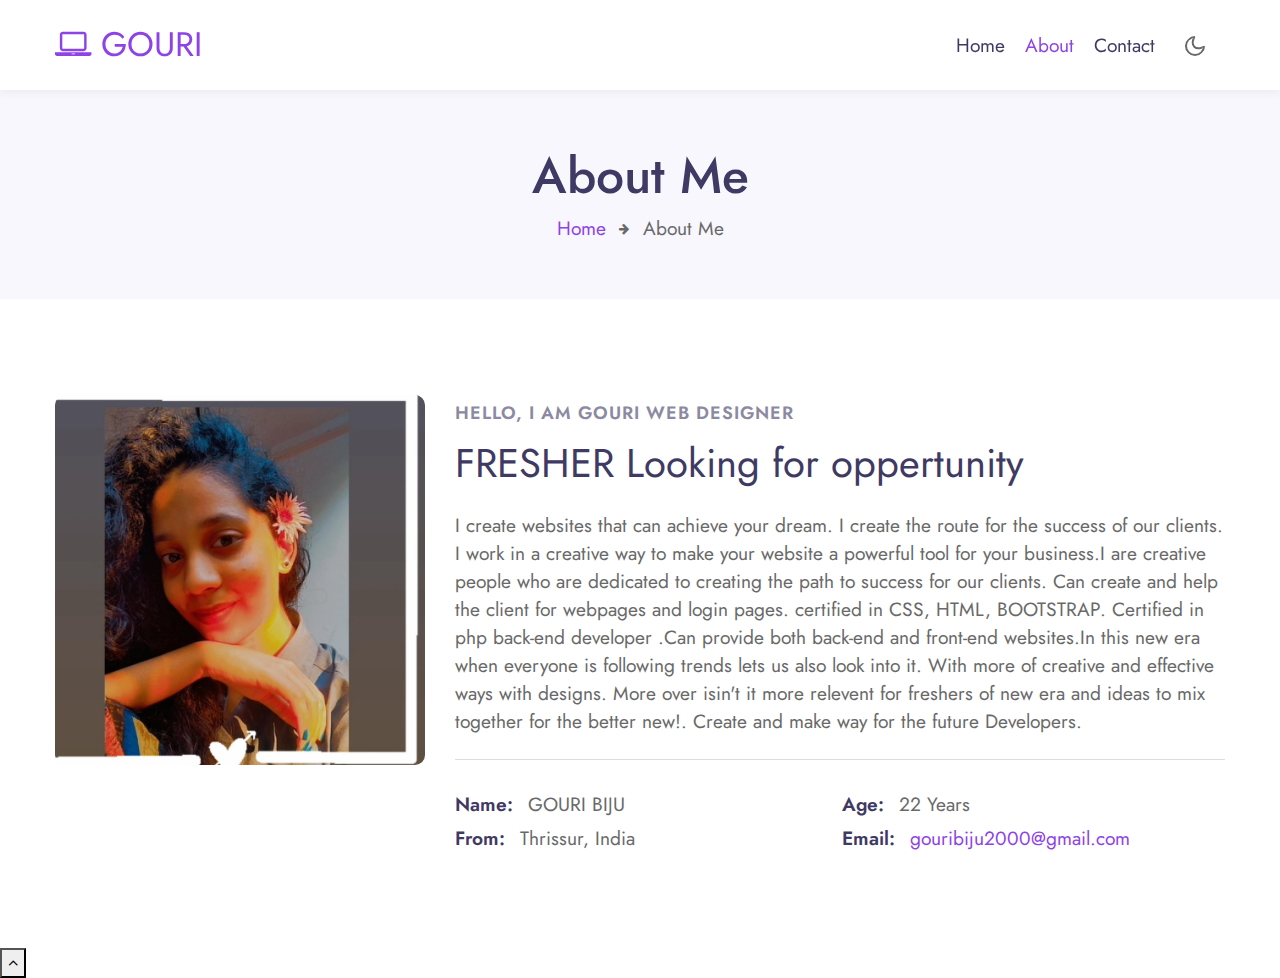
<file: gouriportfolio/about.html>
<!--
Author: W3layouts
Author URL: http://w3layouts.com
-->
<!doctype html>
<html lang="en">

<head>
  <!-- Required meta tags -->
  <meta charset="utf-8">
  <meta name="viewport" content="width=device-width, initial-scale=1, shrink-to-fit=no">

  <title>GOURI Personal Portfolio Category Bootstrap Css Responsive Website Template </title>

  <!-- google fonts -->  
  <link href="//fonts.googleapis.com/css2?family=Jost:wght@300;400;600&display=swap" rel="stylesheet">

  <!-- Template CSS -->
  <link rel="stylesheet" href="assets/css/style-starter.css">
</head>

<body>
<!-- header -->
<header id="site-header" class="fixed-top">
  <div class="container">
      <nav class="navbar navbar-expand-lg stroke">
          <a class="navbar-brand" href="index.html">
              <span class="fa fa-laptop"></span> GOURI
          </a>
          <!-- if logo is image enable this   
      <a class="navbar-brand" href="#index.html">
          <img src="image-path" alt="Your logo" title="Your logo" style="height:35px;" />
      </a> -->
          <button class="navbar-toggler  collapsed bg-gradient" type="button" data-toggle="collapse"
              data-target="#navbarTogglerDemo02" aria-controls="navbarTogglerDemo02" aria-expanded="false"
              aria-label="Toggle navigation">
              <span class="navbar-toggler-icon fa icon-expand fa-bars"></span>
              <span class="navbar-toggler-icon fa icon-close fa-times"></span>
              </span>
          </button>

          <div class="collapse navbar-collapse" id="navbarTogglerDemo02">
              <ul class="navbar-nav ml-auto">
                  <li class="nav-item @@home__active">
                      <a class="nav-link" href="index.html">Home <span class="sr-only">(current)</span></a>
                  </li>
                  <li class="nav-item active">
                      <a class="nav-link" href="about.html">About</a>
                  </li>
                  <li class="nav-item @@contact__active">
                      <a class="nav-link" href="contact.html">Contact</a>
                  </li>
              </ul>
          </div>
          <!-- toggle switch for light and dark theme -->
          <div class="mobile-position">
              <nav class="navigation">
                  <div class="theme-switch-wrapper">
                      <label class="theme-switch" for="checkbox">
                          <input type="checkbox" id="checkbox">
                          <div class="mode-container">
                              <i class="gg-sun"></i>
                              <i class="gg-moon"></i>
                          </div>
                      </label>
                  </div>
              </nav>
          </div>
          <!-- //toggle switch for light and dark theme -->
      </nav>
  </div>
</header>
<!-- //header -->

<!-- about breadcrumb -->
<section class="w3l-about-breadcrumb text-center">
    <div class="breadcrumb-bg breadcrumb-bg-about py-sm-5 py-4">
        <div class="container py-2">
            <h2 class="title">About Me</h2>
            <ul class="breadcrumbs-custom-path mt-2">
                <li><a href="#url">Home</a></li>
                <li class="active"><span class="fa fa-arrow-right mx-2" aria-hidden="true"></span> About Me </li>
            </ul>
        </div>
    </div>
</section>
<!-- //about breadcrumb -->

<!-- about page about section -->
<section class="w3l-aboutblock1" id="about">
    <div class="midd-w3 py-5">
        <div class="container py-lg-5 py-md-3">
            <div class="row">
                <div class="col-lg-4">
                    <div class="position-relative">
                        <img src="assets/images/photo-1.jpg" alt="" class="radius-image img-fluid">
                    </div>
                </div>
                <div class="col-lg-8 mt-lg-0 mt-5">
                    <h5 class="title-small mb-2">Hello, I am  GOURI Web Designer</h5>
                    <h3 class="title-big">FRESHER Looking for oppertunity </h3>
                    <p class="mt-4">I create websites that can achieve your dream. I create the route for the success of our clients. I work in a creative way to make your website a powerful tool for your business.I are creative people who are dedicated to creating the path to success for our clients.
                      Can create and help the client for webpages and login pages. certified in CSS, HTML, BOOTSTRAP. Certified in php back-end developer .Can provide both back-end and front-end websites.In this new era when everyone is following trends lets us also look into it.
                      With more of creative and effective ways with designs. More over isin't it more relevent for freshers of new era and ideas to mix together for the better new!. Create and make way for the future Developers.
                    </p>
                    <div class="my-info mt-4">
                        <div class="single-info"><span>Name:</span>
                            <p>GOURI BIJU</p>
                        </div>
                        <div class="single-info"><span>Age:</span>
                            <p>22 Years</p>
                        </div>
                        <div class="single-info"><span>From:</span>
                            <p>Thrissur, India</p>
                        </div>
                        <div class="single-info"><span>Email:</span>
                            <p><a href="mailto:alexander@mail.com">gouribiju2000@gmail.com</a></p>
                        </div>
                    </div>
                    
                </div>
            </div>
        </div>
    </div>
</section>
<!-- //about page about section -->








  <!-- move top -->
  <button onclick="topFunction()" id="movetop" title="Go to top">
    <span class="fa fa-angle-up"></span>
  </button>
  <script>
    // When the user scrolls down 20px from the top of the document, show the button
    window.onscroll = function () {
      scrollFunction()
    };

    function scrollFunction() {
      if (document.body.scrollTop > 20 || document.documentElement.scrollTop > 20) {
        document.getElementById("movetop").style.display = "block";
      } else {
        document.getElementById("movetop").style.display = "none";
      }
    }

    // When the user clicks on the button, scroll to the top of the document
    function topFunction() {
      document.body.scrollTop = 0;
      document.documentElement.scrollTop = 0;
    }
  </script>
  <!-- /move top -->
</section>
<!-- //Footer -->

<!-- all js scripts and files here -->

<script src="assets/js/theme-change.js"></script><!-- theme switch js (light and dark)-->

<script src="assets/js/jquery-3.3.1.min.js"></script><!-- default jQuery -->

<!-- /typig-text-->
<script>
  const typedTextSpan = document.querySelector(".typed-text");
  const cursorSpan = document.querySelector(".cursor");

  const textArray = ["UI/UX Designer", "Freelancer", "Web developer"];
  const typingDelay = 200;
  const erasingDelay = 10;
  const newTextDelay = 100; // Delay between current and next text
  let textArrayIndex = 0;
  let charIndex = 0;

  function type() {
    if (charIndex < textArray[textArrayIndex].length) {
      if (!cursorSpan.classList.contains("typing")) cursorSpan.classList.add("typing");
      typedTextSpan.textContent += textArray[textArrayIndex].charAt(charIndex);
      charIndex++;
      setTimeout(type, typingDelay);
    } else {
      cursorSpan.classList.remove("typing");
      setTimeout(erase, newTextDelay);
    }
  }

  function erase() {
    if (charIndex > 0) {
      // add class 'typing' if there's none
      if (!cursorSpan.classList.contains("typing")) {
        cursorSpan.classList.add("typing");
      }
      typedTextSpan.textContent = textArray[textArrayIndex].substring(0, 0);
      charIndex--;
      setTimeout(erase, erasingDelay);
    } else {
      cursorSpan.classList.remove("typing");
      textArrayIndex++;
      if (textArrayIndex >= textArray.length) textArrayIndex = 0;
      setTimeout(type, typingDelay);
    }
  }

  document.addEventListener("DOMContentLoaded", function () { // On DOM Load initiate the effect
    if (textArray.length) setTimeout(type, newTextDelay + 250);
  });
</script>
<!-- //typig-text-->

<!-- services owlcarousel -->
<script src="assets/js/owl.carousel.js"></script>

<!-- script for services -->
<script>
  $(document).ready(function () {
    $('.owl-two').owlCarousel({
      loop: true,
      margin: 30,
      nav: false,
      responsiveClass: true,
      autoplay: false,
      autoplayTimeout: 5000,
      autoplaySpeed: 1000,
      autoplayHoverPause: false,
      responsive: {
        0: {
          items: 1,
          nav: false
        },
        480: {
          items: 1,
          nav: false
        },
        700: {
          items: 1,
          nav: false
        },
        1090: {
          items: 3,
          nav: false
        }
      }
    })
  })
</script>
<!-- //script for services -->

<!-- script for tesimonials carousel slider -->
<script>
  $(document).ready(function () {
    $("#owl-demo1").owlCarousel({
      loop: true,
      margin: 20,
      nav: false,
      responsiveClass: true,
      responsive: {
        0: {
          items: 1,
          nav: false
        },
        736: {
          items: 1,
          nav: false
        },
        1000: {
          items: 2,
          nav: false,
          loop: false
        }
      }
    })
  })
</script>
<!-- //script for tesimonials carousel slider -->

<!-- video popup -->
<script src="assets/js/jquery.magnific-popup.min.js"></script>
<script>
  $(document).ready(function () {
    $('.popup-with-zoom-anim').magnificPopup({
      type: 'inline',

      fixedContentPos: false,
      fixedBgPos: true,

      overflowY: 'auto',

      closeBtnInside: true,
      preloader: false,

      midClick: true,
      removalDelay: 300,
      mainClass: 'my-mfp-zoom-in'
    });

    $('.popup-with-move-anim').magnificPopup({
      type: 'inline',

      fixedContentPos: false,
      fixedBgPos: true,

      overflowY: 'auto',

      closeBtnInside: true,
      preloader: false,

      midClick: true,
      removalDelay: 300,
      mainClass: 'my-mfp-slide-bottom'
    });
  });
</script>
<!-- //video popup -->

<!-- stats number counter-->
<script src="assets/js/jquery.waypoints.min.js"></script>
<script src="assets/js/jquery.countup.js"></script>
<script>
  $('.counter').countUp();
</script>
<!-- //stats number counter -->

<!-- disable body scroll which navbar is in active -->
<script>
  $(function () {
    $('.navbar-toggler').click(function () {
      $('body').toggleClass('noscroll');
    })
  });
</script>
<!-- disable body scroll which navbar is in active -->

<!--/MENU-JS-->
<script>
  $(window).on("scroll", function () {
    var scroll = $(window).scrollTop();

    if (scroll >= 80) {
      $("#site-header").addClass("nav-fixed");
    } else {
      $("#site-header").removeClass("nav-fixed");
    }
  });

  //Main navigation Active Class Add Remove
  $(".navbar-toggler").on("click", function () {
    $("header").toggleClass("active");
  });
  $(document).on("ready", function () {
    if ($(window).width() > 991) {
      $("header").removeClass("active");
    }
    $(window).on("resize", function () {
      if ($(window).width() > 991) {
        $("header").removeClass("active");
      }
    });
  });
</script>
<!--//MENU-JS-->

<!-- bootstrap js -->
<script src="assets/js/bootstrap.min.js"></script>

</body>

</html>
</file>
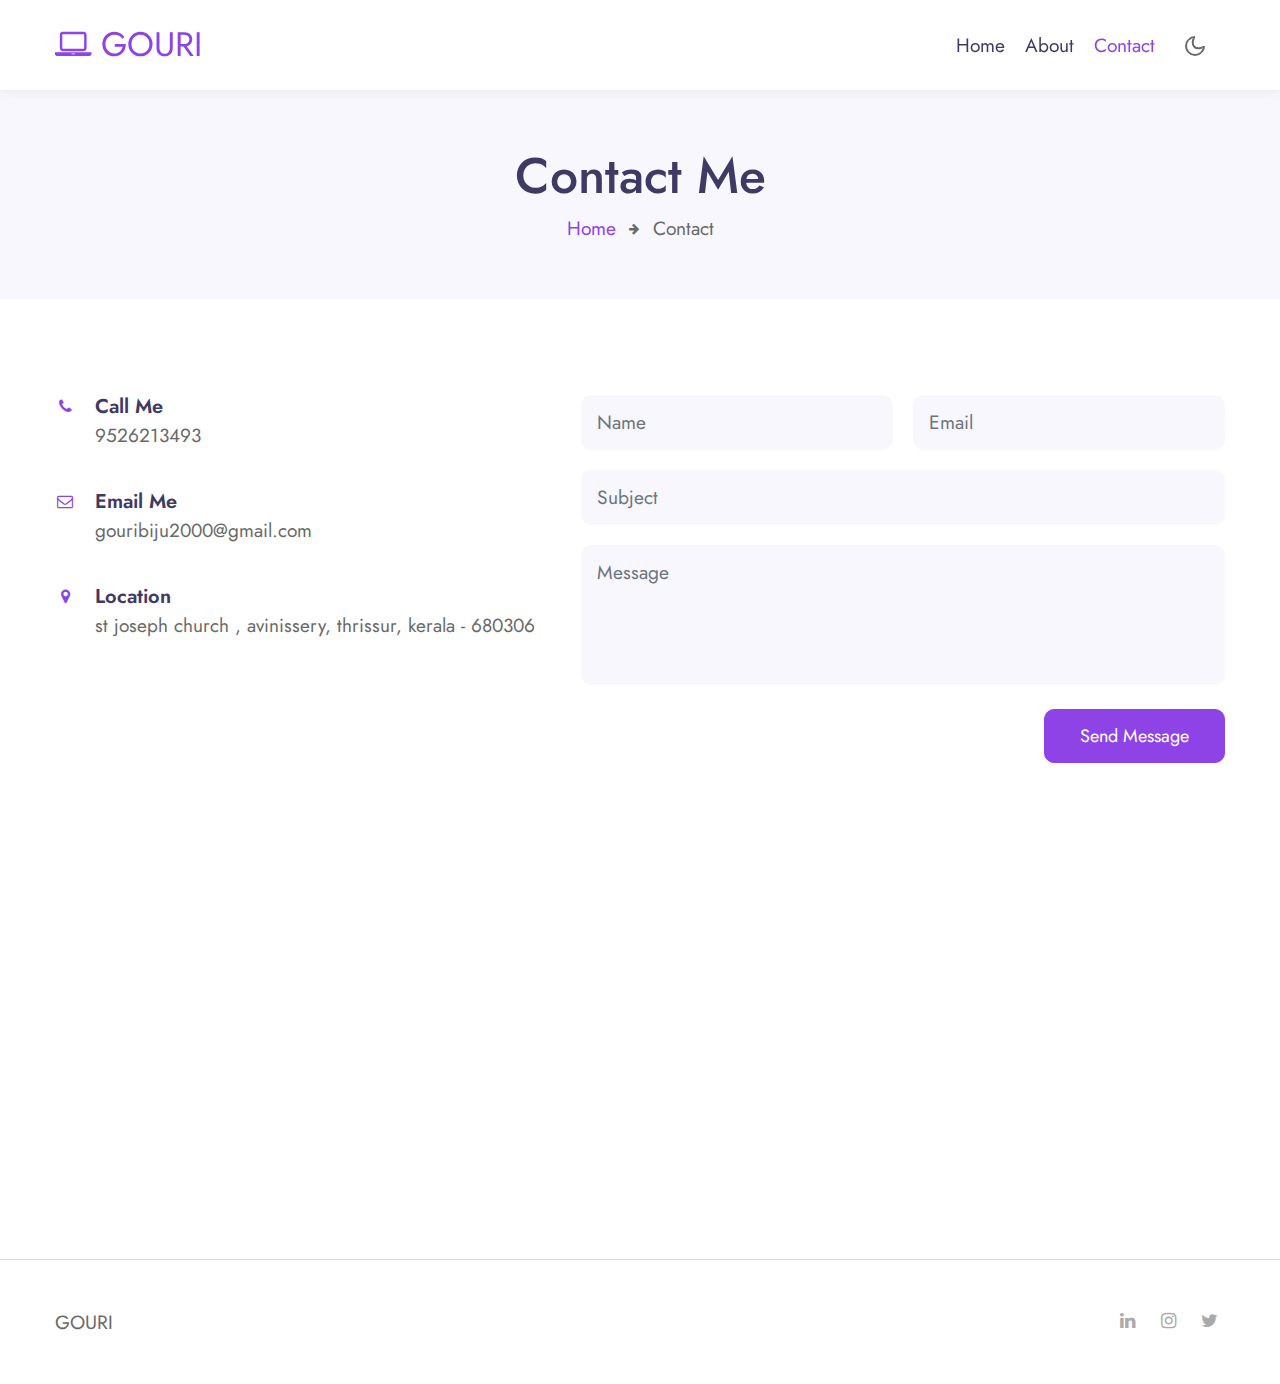
<file: gouriportfolio/contact.html>
<!--
Author: W3layouts
Author URL: http://w3layouts.com
-->
<!doctype html>
<html lang="en">

<head>
  <!-- Required meta tags -->
  <meta charset="utf-8">
  <meta name="viewport" content="width=device-width, initial-scale=1, shrink-to-fit=no">

  <title>GOURI</title>

  <!-- google fonts -->  
  <link href="//fonts.googleapis.com/css2?family=Jost:wght@300;400;600&display=swap" rel="stylesheet">

  <!-- Template CSS -->
  <link rel="stylesheet" href="assets/css/style-starter.css">
</head>

<body>
<!-- header -->
<header id="site-header" class="fixed-top">
  <div class="container">
      <nav class="navbar navbar-expand-lg stroke">
          <a class="navbar-brand" href="index.html">
              <span class="fa fa-laptop"></span> GOURI
          </a>
          <!-- if logo is image enable this   
      <a class="navbar-brand" href="#index.html">
          <img src="image-path" alt="Your logo" title="Your logo" style="height:35px;" />
      </a> -->
          <button class="navbar-toggler  collapsed bg-gradient" type="button" data-toggle="collapse"
              data-target="#navbarTogglerDemo02" aria-controls="navbarTogglerDemo02" aria-expanded="false"
              aria-label="Toggle navigation">
              <span class="navbar-toggler-icon fa icon-expand fa-bars"></span>
              <span class="navbar-toggler-icon fa icon-close fa-times"></span>
              </span>
          </button>

          <div class="collapse navbar-collapse" id="navbarTogglerDemo02">
              <ul class="navbar-nav ml-auto">
                  <li class="nav-item @@home__active">
                      <a class="nav-link" href="index.html">Home <span class="sr-only">(current)</span></a>
                  </li>
                  <li class="nav-item @@about__active">
                      <a class="nav-link" href="about.html">About</a>
                  </li>
                  <li class="nav-item active">
                      <a class="nav-link" href="contact.html">Contact</a>
                  </li>
              </ul>
          </div>
          <!-- toggle switch for light and dark theme -->
          <div class="mobile-position">
              <nav class="navigation">
                  <div class="theme-switch-wrapper">
                      <label class="theme-switch" for="checkbox">
                          <input type="checkbox" id="checkbox">
                          <div class="mode-container">
                              <i class="gg-sun"></i>
                              <i class="gg-moon"></i>
                          </div>
                      </label>
                  </div>
              </nav>
          </div>
          <!-- //toggle switch for light and dark theme -->
      </nav>
  </div>
</header>
<!-- //header -->

<!-- contact breadcrumb -->
<section class="w3l-about-breadcrumb text-center">
    <div class="breadcrumb-bg breadcrumb-bg-about py-sm-5 py-4">
        <div class="container py-2">
            <h2 class="title">Contact Me</h2>
            <ul class="breadcrumbs-custom-path mt-2">
                <li><a href="#url">Home</a></li>
                <li class="active"><span class="fa fa-arrow-right mx-2" aria-hidden="true"></span> Contact </li>
            </ul>
        </div>
    </div>
</section>
<!-- contact breadcrumb -->

<!-- contact block -->
<!-- contact1 -->
<section class="w3l-contact-1 py-5">
    <div class="contacts-9 py-lg-5 py-md-4">
        <div class="container">
            <div class="d-grid contact-view">
                <div class="cont-details">
                    <div class="cont-top">
                        <div class="cont-left text-center">
                            <span class="fa fa-phone text-primary"></span>
                        </div>
                        <div class="cont-right">
                            <h6>Call Me</h6>
                            <p><a href="tel:+44 99 555 42">9526213493</a></p>
                        </div>
                    </div>
                    <div class="cont-top margin-up">
                        <div class="cont-left text-center">
                            <span class="fa fa-envelope-o text-primary"></span>
                        </div>
                        <div class="cont-right">
                            <h6>Email Me</h6>
                            <p><a href="mailto:example@mail.com" class="mail">gouribiju2000@gmail.com</a></p>
                        </div>
                    </div>
                    <div class="cont-top margin-up">
                        <div class="cont-left text-center">
                            <span class="fa fa-map-marker text-primary"></span>
                        </div>
                        <div class="cont-right">
                            <h6>Location</h6>
                            <p>st joseph church , avinissery, thrissur, kerala - 680306</p>
                        </div>
                    </div>
                </div>
                <div class="map-content-9">
                    <form action="https://sendmail.w3layouts.com/submitForm" method="post">
                        <div class="twice-two">
                            <input type="text" class="form-control" name="w3lName" id="w3lName" placeholder="Name"
                                required="">
                            <input type="email" class="form-control" name="w3lSender" id="w3lSender" placeholder="Email"
                                required="">
                        </div>
                        <div class="twice">
                            <input type="text" class="form-control" name="w3lSubject" id="w3lSubject"
                                placeholder="Subject" required="">
                        </div>
                        <textarea name="w3lMessage" class="form-control" id="w3lMessage" placeholder="Message"
                            required=""></textarea>
                        <div class="text-right">
                            <button type="submit" class="btn btn-primary btn-style mt-4">Send Message</button>
                        </div>
                    </form>
                </div>
            </div>
        </div>
    </div>
</section>
<!-- /contact1 -->
<div class="map-iframe">

  <iframe src="https://www.google.com/maps/embed?pb=!1m18!1m12!1m3!1d3923.3319571542293!2d76.22877061397342!3d10.47447586756057!2m3!1f0!2f0!3f0!3m2!1i1024!2i768!4f13.1!3m3!1m2!1s0x3ba7f049fc3c74cb%3A0xc6f42fadbfdf7f1f!2sSt.%20Joseph%20Church!5e0!3m2!1sen!2sin!4v1667970301485!5m2!1sen!2sin" width="100%" height="400" style="border:0;" allowfullscreen="" loading="lazy" referrerpolicy="no-referrer-when-downgrade"></iframe>
</div>
<!-- //contact block -->
<!-- Footer -->
<section class="w3l-footer py-sm-5 py-4">
  <div class="container">
    <div class="footer-content">
      <div class="row">
        <div class="col-lg-8 footer-left">
          <p class="m-0">GOURI</p>
        </div>
        <div class="col-lg-4 footer-right text-lg-right text-center mt-lg-0 mt-3">
          <ul class="social m-0 p-0">
            <li><a href="https://www.linkedin.com/feed/"><span class="fa fa-linkedin "></span></a></li>
            <li><a href="#instagram"><span class="fa fa-instagram"></span></a></li>
            <li><a href="https://twitter.com/home"><span class="fa fa-twitter "></span></a></li>
          </ul>
        </div>
      </div>
    </div>
  </div>

  <!-- move top -->
  <button onclick="topFunction()" id="movetop" title="Go to top">
    <span class="fa fa-angle-up"></span>
  </button>
  <script>
    // When the user scrolls down 20px from the top of the document, show the button
    window.onscroll = function () {
      scrollFunction()
    };

    function scrollFunction() {
      if (document.body.scrollTop > 20 || document.documentElement.scrollTop > 20) {
        document.getElementById("movetop").style.display = "block";
      } else {
        document.getElementById("movetop").style.display = "none";
      }
    }

    // When the user clicks on the button, scroll to the top of the document
    function topFunction() {
      document.body.scrollTop = 0;
      document.documentElement.scrollTop = 0;
    }
  </script>
  <!-- /move top -->
</section>
<!-- //Footer -->

<!-- all js scripts and files here -->

<script src="assets/js/theme-change.js"></script><!-- theme switch js (light and dark)-->

<script src="assets/js/jquery-3.3.1.min.js"></script><!-- default jQuery -->

<!-- /typig-text-->
<script>
  const typedTextSpan = document.querySelector(".typed-text");
  const cursorSpan = document.querySelector(".cursor");

  const textArray = ["UI/UX Designer", "Freelancer", "Web developer"];
  const typingDelay = 200;
  const erasingDelay = 10;
  const newTextDelay = 100; // Delay between current and next text
  let textArrayIndex = 0;
  let charIndex = 0;

  function type() {
    if (charIndex < textArray[textArrayIndex].length) {
      if (!cursorSpan.classList.contains("typing")) cursorSpan.classList.add("typing");
      typedTextSpan.textContent += textArray[textArrayIndex].charAt(charIndex);
      charIndex++;
      setTimeout(type, typingDelay);
    } else {
      cursorSpan.classList.remove("typing");
      setTimeout(erase, newTextDelay);
    }
  }

  function erase() {
    if (charIndex > 0) {
      // add class 'typing' if there's none
      if (!cursorSpan.classList.contains("typing")) {
        cursorSpan.classList.add("typing");
      }
      typedTextSpan.textContent = textArray[textArrayIndex].substring(0, 0);
      charIndex--;
      setTimeout(erase, erasingDelay);
    } else {
      cursorSpan.classList.remove("typing");
      textArrayIndex++;
      if (textArrayIndex >= textArray.length) textArrayIndex = 0;
      setTimeout(type, typingDelay);
    }
  }

  document.addEventListener("DOMContentLoaded", function () { // On DOM Load initiate the effect
    if (textArray.length) setTimeout(type, newTextDelay + 250);
  });
</script>
<!-- //typig-text-->

<!-- services owlcarousel -->
<script src="assets/js/owl.carousel.js"></script>

<!-- script for services -->
<script>
  $(document).ready(function () {
    $('.owl-two').owlCarousel({
      loop: true,
      margin: 30,
      nav: false,
      responsiveClass: true,
      autoplay: false,
      autoplayTimeout: 5000,
      autoplaySpeed: 1000,
      autoplayHoverPause: false,
      responsive: {
        0: {
          items: 1,
          nav: false
        },
        480: {
          items: 1,
          nav: false
        },
        700: {
          items: 1,
          nav: false
        },
        1090: {
          items: 3,
          nav: false
        }
      }
    })
  })
</script>
<!-- //script for services -->

<!-- script for tesimonials carousel slider -->
<script>
  $(document).ready(function () {
    $("#owl-demo1").owlCarousel({
      loop: true,
      margin: 20,
      nav: false,
      responsiveClass: true,
      responsive: {
        0: {
          items: 1,
          nav: false
        },
        736: {
          items: 1,
          nav: false
        },
        1000: {
          items: 2,
          nav: false,
          loop: false
        }
      }
    })
  })
</script>
<!-- //script for tesimonials carousel slider -->

<!-- video popup -->
<script src="assets/js/jquery.magnific-popup.min.js"></script>
<script>
  $(document).ready(function () {
    $('.popup-with-zoom-anim').magnificPopup({
      type: 'inline',

      fixedContentPos: false,
      fixedBgPos: true,

      overflowY: 'auto',

      closeBtnInside: true,
      preloader: false,

      midClick: true,
      removalDelay: 300,
      mainClass: 'my-mfp-zoom-in'
    });

    $('.popup-with-move-anim').magnificPopup({
      type: 'inline',

      fixedContentPos: false,
      fixedBgPos: true,

      overflowY: 'auto',

      closeBtnInside: true,
      preloader: false,

      midClick: true,
      removalDelay: 300,
      mainClass: 'my-mfp-slide-bottom'
    });
  });
</script>
<!-- //video popup -->

<!-- stats number counter-->
<script src="assets/js/jquery.waypoints.min.js"></script>
<script src="assets/js/jquery.countup.js"></script>
<script>
  $('.counter').countUp();
</script>
<!-- //stats number counter -->

<!-- disable body scroll which navbar is in active -->
<script>
  $(function () {
    $('.navbar-toggler').click(function () {
      $('body').toggleClass('noscroll');
    })
  });
</script>
<!-- disable body scroll which navbar is in active -->

<!--/MENU-JS-->
<script>
  $(window).on("scroll", function () {
    var scroll = $(window).scrollTop();

    if (scroll >= 80) {
      $("#site-header").addClass("nav-fixed");
    } else {
      $("#site-header").removeClass("nav-fixed");
    }
  });

  //Main navigation Active Class Add Remove
  $(".navbar-toggler").on("click", function () {
    $("header").toggleClass("active");
  });
  $(document).on("ready", function () {
    if ($(window).width() > 991) {
      $("header").removeClass("active");
    }
    $(window).on("resize", function () {
      if ($(window).width() > 991) {
        $("header").removeClass("active");
      }
    });
  });
</script>
<!--//MENU-JS-->

<!-- bootstrap js -->
<script src="assets/js/bootstrap.min.js"></script>

</body>

</html>
</file>
<file: assets/css/style-starter.css>
:root {
  --blue: #007bff;
  --indigo: #6610f2;
  --purple: #6f42c1;
  --pink: #e83e8c;
  --red: #dc3545;
  --orange: #fd7e14;
  --yellow: #ffc107;
  --green: #28a745;
  --teal: #20c997;
  --cyan: #17a2b8;
  --white: #fff;
  --gray: #6c757d;
  --gray-dark: #343a40;
  --primary: #8e43e7;
  --secondary: #273c66;
  --success: #28a745;
  --info: #17a2b8;
  --warning: #ffc107;
  --danger: #dc3545;
  --light: #f8f9fa;
  --dark: #343a40;
  --breakpoint-xs: 0;
  --breakpoint-sm: 576px;
  --breakpoint-md: 768px;
  --breakpoint-lg: 992px;
  --breakpoint-xl: 1200px;
  --font-family-sans-serif: -apple-system, BlinkMacSystemFont, "Segoe UI", Roboto, "Helvetica Neue", Arial, "Noto Sans", sans-serif, "Apple Color Emoji", "Segoe UI Emoji", "Segoe UI Symbol", "Noto Color Emoji";
  --font-family-monospace: SFMono-Regular, Menlo, Monaco, Consolas, "Liberation Mono", "Courier New", monospace; }

*,
*::before,
*::after {
  box-sizing: border-box; }

html {
  font-family: sans-serif;
  line-height: 1.15;
  -webkit-text-size-adjust: 100%;
  -webkit-tap-highlight-color: rgba(0, 0, 0, 0); }

article, aside, figcaption, figure, footer, header, hgroup, main, nav, section {
  display: block; }

body {
  margin: 0;
  font-family: -apple-system, BlinkMacSystemFont, "Segoe UI", Roboto, "Helvetica Neue", Arial, "Noto Sans", sans-serif, "Apple Color Emoji", "Segoe UI Emoji", "Segoe UI Symbol", "Noto Color Emoji";
  font-size: 1rem;
  font-weight: 400;
  line-height: 1.5;
  color: #212529;
  text-align: left;
  background-color: #fff; }

[tabindex="-1"]:focus:not(:focus-visible) {
  outline: 0 !important; }

hr {
  box-sizing: content-box;
  height: 0;
  overflow: visible; }

h1, h2, h3, h4, h5, h6 {
  margin-top: 0;
  margin-bottom: 0.5rem; }

p {
  margin-top: 0;
  margin-bottom: 1rem; }

abbr[title],
abbr[data-original-title] {
  text-decoration: underline;
  -webkit-text-decoration: underline dotted;
          text-decoration: underline dotted;
  cursor: help;
  border-bottom: 0;
  -webkit-text-decoration-skip-ink: none;
          text-decoration-skip-ink: none; }

address {
  margin-bottom: 1rem;
  font-style: normal;
  line-height: inherit; }

ol,
ul,
dl {
  margin-top: 0;
  margin-bottom: 1rem; }

ol ol,
ul ul,
ol ul,
ul ol {
  margin-bottom: 0; }

dt {
  font-weight: 700; }

dd {
  margin-bottom: .5rem;
  margin-left: 0; }

blockquote {
  margin: 0 0 1rem; }

b,
strong {
  font-weight: bolder; }

small {
  font-size: 80%; }

sub,
sup {
  position: relative;
  font-size: 75%;
  line-height: 0;
  vertical-align: baseline; }

sub {
  bottom: -.25em; }

sup {
  top: -.5em; }

a {
  color: #8e43e7;
  text-decoration: none;
  background-color: transparent; }
  a:hover {
    color: #6719c4;
    text-decoration: underline; }

a:not([href]) {
  color: inherit;
  text-decoration: none; }
  a:not([href]):hover {
    color: inherit;
    text-decoration: none; }

pre,
code,
kbd,
samp {
  font-family: SFMono-Regular, Menlo, Monaco, Consolas, "Liberation Mono", "Courier New", monospace;
  font-size: 1em; }

pre {
  margin-top: 0;
  margin-bottom: 1rem;
  overflow: auto; }

figure {
  margin: 0 0 1rem; }

img {
  vertical-align: middle;
  border-style: none; }

svg {
  overflow: hidden;
  vertical-align: middle; }

table {
  border-collapse: collapse; }

caption {
  padding-top: 0.75rem;
  padding-bottom: 0.75rem;
  color: #6c757d;
  text-align: left;
  caption-side: bottom; }

th {
  text-align: inherit; }

label {
  display: inline-block;
  margin-bottom: 0.5rem; }

button {
  border-radius: 0; }

button:focus {
  outline: 1px dotted;
  outline: 5px auto -webkit-focus-ring-color; }

input,
button,
select,
optgroup,
textarea {
  margin: 0;
  font-family: inherit;
  font-size: inherit;
  line-height: inherit; }

button,
input {
  overflow: visible; }

button,
select {
  text-transform: none; }

select {
  word-wrap: normal; }

button,
[type="button"],
[type="reset"],
[type="submit"] {
  -webkit-appearance: button; }

button:not(:disabled),
[type="button"]:not(:disabled),
[type="reset"]:not(:disabled),
[type="submit"]:not(:disabled) {
  cursor: pointer; }

button::-moz-focus-inner,
[type="button"]::-moz-focus-inner,
[type="reset"]::-moz-focus-inner,
[type="submit"]::-moz-focus-inner {
  padding: 0;
  border-style: none; }

input[type="radio"],
input[type="checkbox"] {
  box-sizing: border-box;
  padding: 0; }

input[type="date"],
input[type="time"],
input[type="datetime-local"],
input[type="month"] {
  -webkit-appearance: listbox; }

textarea {
  overflow: auto;
  resize: vertical; }

fieldset {
  min-width: 0;
  padding: 0;
  margin: 0;
  border: 0; }

legend {
  display: block;
  width: 100%;
  max-width: 100%;
  padding: 0;
  margin-bottom: .5rem;
  font-size: 1.5rem;
  line-height: inherit;
  color: inherit;
  white-space: normal; }
  @media (max-width: 1200px) {
    legend {
      font-size: calc(1.275rem + 0.3vw) ; } }

progress {
  vertical-align: baseline; }

[type="number"]::-webkit-inner-spin-button,
[type="number"]::-webkit-outer-spin-button {
  height: auto; }

[type="search"] {
  outline-offset: -2px;
  -webkit-appearance: none; }

[type="search"]::-webkit-search-decoration {
  -webkit-appearance: none; }

::-webkit-file-upload-button {
  font: inherit;
  -webkit-appearance: button; }

output {
  display: inline-block; }

summary {
  display: list-item;
  cursor: pointer; }

template {
  display: none; }

[hidden] {
  display: none !important; }

h1, h2, h3, h4, h5, h6,
.h1, .h2, .h3, .h4, .h5, .h6 {
  margin-bottom: 0.5rem;
  font-weight: 500;
  line-height: 1.2; }

h1, .h1 {
  font-size: 2.5rem; }
  @media (max-width: 1200px) {
    h1, .h1 {
      font-size: calc(1.375rem + 1.5vw) ; } }

h2, .h2 {
  font-size: 2rem; }
  @media (max-width: 1200px) {
    h2, .h2 {
      font-size: calc(1.325rem + 0.9vw) ; } }

h3, .h3 {
  font-size: 1.75rem; }
  @media (max-width: 1200px) {
    h3, .h3 {
      font-size: calc(1.3rem + 0.6vw) ; } }

h4, .h4 {
  font-size: 1.5rem; }
  @media (max-width: 1200px) {
    h4, .h4 {
      font-size: calc(1.275rem + 0.3vw) ; } }

h5, .h5 {
  font-size: 1.25rem; }

h6, .h6 {
  font-size: 1rem; }

.lead {
  font-size: 1.25rem;
  font-weight: 300; }

.display-1 {
  font-size: 6rem;
  font-weight: 300;
  line-height: 1.2; }
  @media (max-width: 1200px) {
    .display-1 {
      font-size: calc(1.725rem + 5.7vw) ; } }

.display-2 {
  font-size: 5.5rem;
  font-weight: 300;
  line-height: 1.2; }
  @media (max-width: 1200px) {
    .display-2 {
      font-size: calc(1.675rem + 5.1vw) ; } }

.display-3 {
  font-size: 4.5rem;
  font-weight: 300;
  line-height: 1.2; }
  @media (max-width: 1200px) {
    .display-3 {
      font-size: calc(1.575rem + 3.9vw) ; } }

.display-4 {
  font-size: 3.5rem;
  font-weight: 300;
  line-height: 1.2; }
  @media (max-width: 1200px) {
    .display-4 {
      font-size: calc(1.475rem + 2.7vw) ; } }

hr {
  margin-top: 1rem;
  margin-bottom: 1rem;
  border: 0;
  border-top: 1px solid rgba(0, 0, 0, 0.1); }

small,
.small {
  font-size: 80%;
  font-weight: 400; }

mark,
.mark {
  padding: 0.2em;
  background-color: #fcf8e3; }

.list-unstyled {
  padding-left: 0;
  list-style: none; }

.list-inline {
  padding-left: 0;
  list-style: none; }

.list-inline-item {
  display: inline-block; }
  .list-inline-item:not(:last-child) {
    margin-right: 0.5rem; }

.initialism {
  font-size: 90%;
  text-transform: uppercase; }

.blockquote {
  margin-bottom: 1rem;
  font-size: 1.25rem; }

.blockquote-footer {
  display: block;
  font-size: 80%;
  color: #6c757d; }
  .blockquote-footer::before {
    content: "\2014\00A0"; }

.img-fluid {
  max-width: 100%;
  height: auto; }

.img-thumbnail {
  padding: 0.25rem;
  background-color: #fff;
  border: 1px solid #dee2e6;
  border-radius: 0.25rem;
  max-width: 100%;
  height: auto; }

.figure {
  display: inline-block; }

.figure-img {
  margin-bottom: 0.5rem;
  line-height: 1; }

.figure-caption {
  font-size: 90%;
  color: #6c757d; }

code {
  font-size: 87.5%;
  color: #e83e8c;
  word-wrap: break-word; }
  a > code {
    color: inherit; }

kbd {
  padding: 0.2rem 0.4rem;
  font-size: 87.5%;
  color: #fff;
  background-color: #212529;
  border-radius: 0.2rem; }
  kbd kbd {
    padding: 0;
    font-size: 100%;
    font-weight: 700; }

pre {
  display: block;
  font-size: 87.5%;
  color: #212529; }
  pre code {
    font-size: inherit;
    color: inherit;
    word-break: normal; }

.pre-scrollable {
  max-height: 340px;
  overflow-y: scroll; }

.container {
  width: 100%;
  padding-right: 15px;
  padding-left: 15px;
  margin-right: auto;
  margin-left: auto; }
  @media (min-width: 576px) {
    .container {
      max-width: 540px; } }
  @media (min-width: 768px) {
    .container {
      max-width: 720px; } }
  @media (min-width: 992px) {
    .container {
      max-width: 960px; } }
  @media (min-width: 1200px) {
    .container {
      max-width: 1140px; } }

.container-fluid, .container-sm, .container-md, .container-lg, .container-xl {
  width: 100%;
  padding-right: 15px;
  padding-left: 15px;
  margin-right: auto;
  margin-left: auto; }

@media (min-width: 576px) {
  .container, .container-sm {
    max-width: 540px; } }

@media (min-width: 768px) {
  .container, .container-sm, .container-md {
    max-width: 720px; } }

@media (min-width: 992px) {
  .container, .container-sm, .container-md, .container-lg {
    max-width: 960px; } }

@media (min-width: 1200px) {
  .container, .container-sm, .container-md, .container-lg, .container-xl {
    max-width: 1140px; } }

.row {
  display: flex;
  flex-wrap: wrap;
  margin-right: -15px;
  margin-left: -15px; }

.no-gutters {
  margin-right: 0;
  margin-left: 0; }
  .no-gutters > .col,
  .no-gutters > [class*="col-"] {
    padding-right: 0;
    padding-left: 0; }

.col-1, .col-2, .col-3, .col-4, .col-5, .col-6, .col-7, .col-8, .col-9, .col-10, .col-11, .col-12, .col,
.col-auto, .col-sm-1, .col-sm-2, .col-sm-3, .col-sm-4, .col-sm-5, .col-sm-6, .col-sm-7, .col-sm-8, .col-sm-9, .col-sm-10, .col-sm-11, .col-sm-12, .col-sm,
.col-sm-auto, .col-md-1, .col-md-2, .col-md-3, .col-md-4, .col-md-5, .col-md-6, .col-md-7, .col-md-8, .col-md-9, .col-md-10, .col-md-11, .col-md-12, .col-md,
.col-md-auto, .col-lg-1, .col-lg-2, .col-lg-3, .col-lg-4, .col-lg-5, .col-lg-6, .col-lg-7, .col-lg-8, .col-lg-9, .col-lg-10, .col-lg-11, .col-lg-12, .col-lg,
.col-lg-auto, .col-xl-1, .col-xl-2, .col-xl-3, .col-xl-4, .col-xl-5, .col-xl-6, .col-xl-7, .col-xl-8, .col-xl-9, .col-xl-10, .col-xl-11, .col-xl-12, .col-xl,
.col-xl-auto {
  position: relative;
  width: 100%;
  padding-right: 15px;
  padding-left: 15px; }

.col {
  flex-basis: 0;
  flex-grow: 1;
  max-width: 100%; }

.row-cols-1 > * {
  flex: 0 0 100%;
  max-width: 100%; }

.row-cols-2 > * {
  flex: 0 0 50%;
  max-width: 50%; }

.row-cols-3 > * {
  flex: 0 0 33.33333%;
  max-width: 33.33333%; }

.row-cols-4 > * {
  flex: 0 0 25%;
  max-width: 25%; }

.row-cols-5 > * {
  flex: 0 0 20%;
  max-width: 20%; }

.row-cols-6 > * {
  flex: 0 0 16.66667%;
  max-width: 16.66667%; }

.col-auto {
  flex: 0 0 auto;
  width: auto;
  max-width: 100%; }

.col-1 {
  flex: 0 0 8.33333%;
  max-width: 8.33333%; }

.col-2 {
  flex: 0 0 16.66667%;
  max-width: 16.66667%; }

.col-3 {
  flex: 0 0 25%;
  max-width: 25%; }

.col-4 {
  flex: 0 0 33.33333%;
  max-width: 33.33333%; }

.col-5 {
  flex: 0 0 41.66667%;
  max-width: 41.66667%; }

.col-6 {
  flex: 0 0 50%;
  max-width: 50%; }

.col-7 {
  flex: 0 0 58.33333%;
  max-width: 58.33333%; }

.col-8 {
  flex: 0 0 66.66667%;
  max-width: 66.66667%; }

.col-9 {
  flex: 0 0 75%;
  max-width: 75%; }

.col-10 {
  flex: 0 0 83.33333%;
  max-width: 83.33333%; }

.col-11 {
  flex: 0 0 91.66667%;
  max-width: 91.66667%; }

.col-12 {
  flex: 0 0 100%;
  max-width: 100%; }

.order-first {
  order: -1; }

.order-last {
  order: 13; }

.order-0 {
  order: 0; }

.order-1 {
  order: 1; }

.order-2 {
  order: 2; }

.order-3 {
  order: 3; }

.order-4 {
  order: 4; }

.order-5 {
  order: 5; }

.order-6 {
  order: 6; }

.order-7 {
  order: 7; }

.order-8 {
  order: 8; }

.order-9 {
  order: 9; }

.order-10 {
  order: 10; }

.order-11 {
  order: 11; }

.order-12 {
  order: 12; }

.offset-1 {
  margin-left: 8.33333%; }

.offset-2 {
  margin-left: 16.66667%; }

.offset-3 {
  margin-left: 25%; }

.offset-4 {
  margin-left: 33.33333%; }

.offset-5 {
  margin-left: 41.66667%; }

.offset-6 {
  margin-left: 50%; }

.offset-7 {
  margin-left: 58.33333%; }

.offset-8 {
  margin-left: 66.66667%; }

.offset-9 {
  margin-left: 75%; }

.offset-10 {
  margin-left: 83.33333%; }

.offset-11 {
  margin-left: 91.66667%; }

@media (min-width: 576px) {
  .col-sm {
    flex-basis: 0;
    flex-grow: 1;
    max-width: 100%; }
  .row-cols-sm-1 > * {
    flex: 0 0 100%;
    max-width: 100%; }
  .row-cols-sm-2 > * {
    flex: 0 0 50%;
    max-width: 50%; }
  .row-cols-sm-3 > * {
    flex: 0 0 33.33333%;
    max-width: 33.33333%; }
  .row-cols-sm-4 > * {
    flex: 0 0 25%;
    max-width: 25%; }
  .row-cols-sm-5 > * {
    flex: 0 0 20%;
    max-width: 20%; }
  .row-cols-sm-6 > * {
    flex: 0 0 16.66667%;
    max-width: 16.66667%; }
  .col-sm-auto {
    flex: 0 0 auto;
    width: auto;
    max-width: 100%; }
  .col-sm-1 {
    flex: 0 0 8.33333%;
    max-width: 8.33333%; }
  .col-sm-2 {
    flex: 0 0 16.66667%;
    max-width: 16.66667%; }
  .col-sm-3 {
    flex: 0 0 25%;
    max-width: 25%; }
  .col-sm-4 {
    flex: 0 0 33.33333%;
    max-width: 33.33333%; }
  .col-sm-5 {
    flex: 0 0 41.66667%;
    max-width: 41.66667%; }
  .col-sm-6 {
    flex: 0 0 50%;
    max-width: 50%; }
  .col-sm-7 {
    flex: 0 0 58.33333%;
    max-width: 58.33333%; }
  .col-sm-8 {
    flex: 0 0 66.66667%;
    max-width: 66.66667%; }
  .col-sm-9 {
    flex: 0 0 75%;
    max-width: 75%; }
  .col-sm-10 {
    flex: 0 0 83.33333%;
    max-width: 83.33333%; }
  .col-sm-11 {
    flex: 0 0 91.66667%;
    max-width: 91.66667%; }
  .col-sm-12 {
    flex: 0 0 100%;
    max-width: 100%; }
  .order-sm-first {
    order: -1; }
  .order-sm-last {
    order: 13; }
  .order-sm-0 {
    order: 0; }
  .order-sm-1 {
    order: 1; }
  .order-sm-2 {
    order: 2; }
  .order-sm-3 {
    order: 3; }
  .order-sm-4 {
    order: 4; }
  .order-sm-5 {
    order: 5; }
  .order-sm-6 {
    order: 6; }
  .order-sm-7 {
    order: 7; }
  .order-sm-8 {
    order: 8; }
  .order-sm-9 {
    order: 9; }
  .order-sm-10 {
    order: 10; }
  .order-sm-11 {
    order: 11; }
  .order-sm-12 {
    order: 12; }
  .offset-sm-0 {
    margin-left: 0; }
  .offset-sm-1 {
    margin-left: 8.33333%; }
  .offset-sm-2 {
    margin-left: 16.66667%; }
  .offset-sm-3 {
    margin-left: 25%; }
  .offset-sm-4 {
    margin-left: 33.33333%; }
  .offset-sm-5 {
    margin-left: 41.66667%; }
  .offset-sm-6 {
    margin-left: 50%; }
  .offset-sm-7 {
    margin-left: 58.33333%; }
  .offset-sm-8 {
    margin-left: 66.66667%; }
  .offset-sm-9 {
    margin-left: 75%; }
  .offset-sm-10 {
    margin-left: 83.33333%; }
  .offset-sm-11 {
    margin-left: 91.66667%; } }

@media (min-width: 768px) {
  .col-md {
    flex-basis: 0;
    flex-grow: 1;
    max-width: 100%; }
  .row-cols-md-1 > * {
    flex: 0 0 100%;
    max-width: 100%; }
  .row-cols-md-2 > * {
    flex: 0 0 50%;
    max-width: 50%; }
  .row-cols-md-3 > * {
    flex: 0 0 33.33333%;
    max-width: 33.33333%; }
  .row-cols-md-4 > * {
    flex: 0 0 25%;
    max-width: 25%; }
  .row-cols-md-5 > * {
    flex: 0 0 20%;
    max-width: 20%; }
  .row-cols-md-6 > * {
    flex: 0 0 16.66667%;
    max-width: 16.66667%; }
  .col-md-auto {
    flex: 0 0 auto;
    width: auto;
    max-width: 100%; }
  .col-md-1 {
    flex: 0 0 8.33333%;
    max-width: 8.33333%; }
  .col-md-2 {
    flex: 0 0 16.66667%;
    max-width: 16.66667%; }
  .col-md-3 {
    flex: 0 0 25%;
    max-width: 25%; }
  .col-md-4 {
    flex: 0 0 33.33333%;
    max-width: 33.33333%; }
  .col-md-5 {
    flex: 0 0 41.66667%;
    max-width: 41.66667%; }
  .col-md-6 {
    flex: 0 0 50%;
    max-width: 50%; }
  .col-md-7 {
    flex: 0 0 58.33333%;
    max-width: 58.33333%; }
  .col-md-8 {
    flex: 0 0 66.66667%;
    max-width: 66.66667%; }
  .col-md-9 {
    flex: 0 0 75%;
    max-width: 75%; }
  .col-md-10 {
    flex: 0 0 83.33333%;
    max-width: 83.33333%; }
  .col-md-11 {
    flex: 0 0 91.66667%;
    max-width: 91.66667%; }
  .col-md-12 {
    flex: 0 0 100%;
    max-width: 100%; }
  .order-md-first {
    order: -1; }
  .order-md-last {
    order: 13; }
  .order-md-0 {
    order: 0; }
  .order-md-1 {
    order: 1; }
  .order-md-2 {
    order: 2; }
  .order-md-3 {
    order: 3; }
  .order-md-4 {
    order: 4; }
  .order-md-5 {
    order: 5; }
  .order-md-6 {
    order: 6; }
  .order-md-7 {
    order: 7; }
  .order-md-8 {
    order: 8; }
  .order-md-9 {
    order: 9; }
  .order-md-10 {
    order: 10; }
  .order-md-11 {
    order: 11; }
  .order-md-12 {
    order: 12; }
  .offset-md-0 {
    margin-left: 0; }
  .offset-md-1 {
    margin-left: 8.33333%; }
  .offset-md-2 {
    margin-left: 16.66667%; }
  .offset-md-3 {
    margin-left: 25%; }
  .offset-md-4 {
    margin-left: 33.33333%; }
  .offset-md-5 {
    margin-left: 41.66667%; }
  .offset-md-6 {
    margin-left: 50%; }
  .offset-md-7 {
    margin-left: 58.33333%; }
  .offset-md-8 {
    margin-left: 66.66667%; }
  .offset-md-9 {
    margin-left: 75%; }
  .offset-md-10 {
    margin-left: 83.33333%; }
  .offset-md-11 {
    margin-left: 91.66667%; } }

@media (min-width: 992px) {
  .col-lg {
    flex-basis: 0;
    flex-grow: 1;
    max-width: 100%; }
  .row-cols-lg-1 > * {
    flex: 0 0 100%;
    max-width: 100%; }
  .row-cols-lg-2 > * {
    flex: 0 0 50%;
    max-width: 50%; }
  .row-cols-lg-3 > * {
    flex: 0 0 33.33333%;
    max-width: 33.33333%; }
  .row-cols-lg-4 > * {
    flex: 0 0 25%;
    max-width: 25%; }
  .row-cols-lg-5 > * {
    flex: 0 0 20%;
    max-width: 20%; }
  .row-cols-lg-6 > * {
    flex: 0 0 16.66667%;
    max-width: 16.66667%; }
  .col-lg-auto {
    flex: 0 0 auto;
    width: auto;
    max-width: 100%; }
  .col-lg-1 {
    flex: 0 0 8.33333%;
    max-width: 8.33333%; }
  .col-lg-2 {
    flex: 0 0 16.66667%;
    max-width: 16.66667%; }
  .col-lg-3 {
    flex: 0 0 25%;
    max-width: 25%; }
  .col-lg-4 {
    flex: 0 0 33.33333%;
    max-width: 33.33333%; }
  .col-lg-5 {
    flex: 0 0 41.66667%;
    max-width: 41.66667%; }
  .col-lg-6 {
    flex: 0 0 50%;
    max-width: 50%; }
  .col-lg-7 {
    flex: 0 0 58.33333%;
    max-width: 58.33333%; }
  .col-lg-8 {
    flex: 0 0 66.66667%;
    max-width: 66.66667%; }
  .col-lg-9 {
    flex: 0 0 75%;
    max-width: 75%; }
  .col-lg-10 {
    flex: 0 0 83.33333%;
    max-width: 83.33333%; }
  .col-lg-11 {
    flex: 0 0 91.66667%;
    max-width: 91.66667%; }
  .col-lg-12 {
    flex: 0 0 100%;
    max-width: 100%; }
  .order-lg-first {
    order: -1; }
  .order-lg-last {
    order: 13; }
  .order-lg-0 {
    order: 0; }
  .order-lg-1 {
    order: 1; }
  .order-lg-2 {
    order: 2; }
  .order-lg-3 {
    order: 3; }
  .order-lg-4 {
    order: 4; }
  .order-lg-5 {
    order: 5; }
  .order-lg-6 {
    order: 6; }
  .order-lg-7 {
    order: 7; }
  .order-lg-8 {
    order: 8; }
  .order-lg-9 {
    order: 9; }
  .order-lg-10 {
    order: 10; }
  .order-lg-11 {
    order: 11; }
  .order-lg-12 {
    order: 12; }
  .offset-lg-0 {
    margin-left: 0; }
  .offset-lg-1 {
    margin-left: 8.33333%; }
  .offset-lg-2 {
    margin-left: 16.66667%; }
  .offset-lg-3 {
    margin-left: 25%; }
  .offset-lg-4 {
    margin-left: 33.33333%; }
  .offset-lg-5 {
    margin-left: 41.66667%; }
  .offset-lg-6 {
    margin-left: 50%; }
  .offset-lg-7 {
    margin-left: 58.33333%; }
  .offset-lg-8 {
    margin-left: 66.66667%; }
  .offset-lg-9 {
    margin-left: 75%; }
  .offset-lg-10 {
    margin-left: 83.33333%; }
  .offset-lg-11 {
    margin-left: 91.66667%; } }

@media (min-width: 1200px) {
  .col-xl {
    flex-basis: 0;
    flex-grow: 1;
    max-width: 100%; }
  .row-cols-xl-1 > * {
    flex: 0 0 100%;
    max-width: 100%; }
  .row-cols-xl-2 > * {
    flex: 0 0 50%;
    max-width: 50%; }
  .row-cols-xl-3 > * {
    flex: 0 0 33.33333%;
    max-width: 33.33333%; }
  .row-cols-xl-4 > * {
    flex: 0 0 25%;
    max-width: 25%; }
  .row-cols-xl-5 > * {
    flex: 0 0 20%;
    max-width: 20%; }
  .row-cols-xl-6 > * {
    flex: 0 0 16.66667%;
    max-width: 16.66667%; }
  .col-xl-auto {
    flex: 0 0 auto;
    width: auto;
    max-width: 100%; }
  .col-xl-1 {
    flex: 0 0 8.33333%;
    max-width: 8.33333%; }
  .col-xl-2 {
    flex: 0 0 16.66667%;
    max-width: 16.66667%; }
  .col-xl-3 {
    flex: 0 0 25%;
    max-width: 25%; }
  .col-xl-4 {
    flex: 0 0 33.33333%;
    max-width: 33.33333%; }
  .col-xl-5 {
    flex: 0 0 41.66667%;
    max-width: 41.66667%; }
  .col-xl-6 {
    flex: 0 0 50%;
    max-width: 50%; }
  .col-xl-7 {
    flex: 0 0 58.33333%;
    max-width: 58.33333%; }
  .col-xl-8 {
    flex: 0 0 66.66667%;
    max-width: 66.66667%; }
  .col-xl-9 {
    flex: 0 0 75%;
    max-width: 75%; }
  .col-xl-10 {
    flex: 0 0 83.33333%;
    max-width: 83.33333%; }
  .col-xl-11 {
    flex: 0 0 91.66667%;
    max-width: 91.66667%; }
  .col-xl-12 {
    flex: 0 0 100%;
    max-width: 100%; }
  .order-xl-first {
    order: -1; }
  .order-xl-last {
    order: 13; }
  .order-xl-0 {
    order: 0; }
  .order-xl-1 {
    order: 1; }
  .order-xl-2 {
    order: 2; }
  .order-xl-3 {
    order: 3; }
  .order-xl-4 {
    order: 4; }
  .order-xl-5 {
    order: 5; }
  .order-xl-6 {
    order: 6; }
  .order-xl-7 {
    order: 7; }
  .order-xl-8 {
    order: 8; }
  .order-xl-9 {
    order: 9; }
  .order-xl-10 {
    order: 10; }
  .order-xl-11 {
    order: 11; }
  .order-xl-12 {
    order: 12; }
  .offset-xl-0 {
    margin-left: 0; }
  .offset-xl-1 {
    margin-left: 8.33333%; }
  .offset-xl-2 {
    margin-left: 16.66667%; }
  .offset-xl-3 {
    margin-left: 25%; }
  .offset-xl-4 {
    margin-left: 33.33333%; }
  .offset-xl-5 {
    margin-left: 41.66667%; }
  .offset-xl-6 {
    margin-left: 50%; }
  .offset-xl-7 {
    margin-left: 58.33333%; }
  .offset-xl-8 {
    margin-left: 66.66667%; }
  .offset-xl-9 {
    margin-left: 75%; }
  .offset-xl-10 {
    margin-left: 83.33333%; }
  .offset-xl-11 {
    margin-left: 91.66667%; } }

.table {
  width: 100%;
  margin-bottom: 1rem;
  color: #212529; }
  .table th,
  .table td {
    padding: 0.75rem;
    vertical-align: top;
    border-top: 1px solid #dee2e6; }
  .table thead th {
    vertical-align: bottom;
    border-bottom: 2px solid #dee2e6; }
  .table tbody + tbody {
    border-top: 2px solid #dee2e6; }

.table-sm th,
.table-sm td {
  padding: 0.3rem; }

.table-bordered {
  border: 1px solid #dee2e6; }
  .table-bordered th,
  .table-bordered td {
    border: 1px solid #dee2e6; }
  .table-bordered thead th,
  .table-bordered thead td {
    border-bottom-width: 2px; }

.table-borderless th,
.table-borderless td,
.table-borderless thead th,
.table-borderless tbody + tbody {
  border: 0; }

.table-striped tbody tr:nth-of-type(odd) {
  background-color: rgba(0, 0, 0, 0.05); }

.table-hover tbody tr:hover {
  color: #212529;
  background-color: rgba(0, 0, 0, 0.075); }

.table-primary,
.table-primary > th,
.table-primary > td {
  background-color: #dfcaf8; }

.table-primary th,
.table-primary td,
.table-primary thead th,
.table-primary tbody + tbody {
  border-color: #c49df3; }

.table-hover .table-primary:hover {
  background-color: #d1b3f5; }
  .table-hover .table-primary:hover > td,
  .table-hover .table-primary:hover > th {
    background-color: #d1b3f5; }

.table-secondary,
.table-secondary > th,
.table-secondary > td {
  background-color: #c3c8d4; }

.table-secondary th,
.table-secondary td,
.table-secondary thead th,
.table-secondary tbody + tbody {
  border-color: #8f9aaf; }

.table-hover .table-secondary:hover {
  background-color: #b4bac9; }
  .table-hover .table-secondary:hover > td,
  .table-hover .table-secondary:hover > th {
    background-color: #b4bac9; }

.table-success,
.table-success > th,
.table-success > td {
  background-color: #c3e6cb; }

.table-success th,
.table-success td,
.table-success thead th,
.table-success tbody + tbody {
  border-color: #8fd19e; }

.table-hover .table-success:hover {
  background-color: #b1dfbb; }
  .table-hover .table-success:hover > td,
  .table-hover .table-success:hover > th {
    background-color: #b1dfbb; }

.table-info,
.table-info > th,
.table-info > td {
  background-color: #bee5eb; }

.table-info th,
.table-info td,
.table-info thead th,
.table-info tbody + tbody {
  border-color: #86cfda; }

.table-hover .table-info:hover {
  background-color: #abdde5; }
  .table-hover .table-info:hover > td,
  .table-hover .table-info:hover > th {
    background-color: #abdde5; }

.table-warning,
.table-warning > th,
.table-warning > td {
  background-color: #ffeeba; }

.table-warning th,
.table-warning td,
.table-warning thead th,
.table-warning tbody + tbody {
  border-color: #ffdf7e; }

.table-hover .table-warning:hover {
  background-color: #ffe8a1; }
  .table-hover .table-warning:hover > td,
  .table-hover .table-warning:hover > th {
    background-color: #ffe8a1; }

.table-danger,
.table-danger > th,
.table-danger > td {
  background-color: #f5c6cb; }

.table-danger th,
.table-danger td,
.table-danger thead th,
.table-danger tbody + tbody {
  border-color: #ed969e; }

.table-hover .table-danger:hover {
  background-color: #f1b0b7; }
  .table-hover .table-danger:hover > td,
  .table-hover .table-danger:hover > th {
    background-color: #f1b0b7; }

.table-light,
.table-light > th,
.table-light > td {
  background-color: #fdfdfe; }

.table-light th,
.table-light td,
.table-light thead th,
.table-light tbody + tbody {
  border-color: #fbfcfc; }

.table-hover .table-light:hover {
  background-color: #ececf6; }
  .table-hover .table-light:hover > td,
  .table-hover .table-light:hover > th {
    background-color: #ececf6; }

.table-dark,
.table-dark > th,
.table-dark > td {
  background-color: #c6c8ca; }

.table-dark th,
.table-dark td,
.table-dark thead th,
.table-dark tbody + tbody {
  border-color: #95999c; }

.table-hover .table-dark:hover {
  background-color: #b9bbbe; }
  .table-hover .table-dark:hover > td,
  .table-hover .table-dark:hover > th {
    background-color: #b9bbbe; }

.table-active,
.table-active > th,
.table-active > td {
  background-color: rgba(0, 0, 0, 0.075); }

.table-hover .table-active:hover {
  background-color: rgba(0, 0, 0, 0.075); }
  .table-hover .table-active:hover > td,
  .table-hover .table-active:hover > th {
    background-color: rgba(0, 0, 0, 0.075); }

.table .thead-dark th {
  color: #fff;
  background-color: #343a40;
  border-color: #454d55; }

.table .thead-light th {
  color: #495057;
  background-color: #e9ecef;
  border-color: #dee2e6; }

.table-dark {
  color: #fff;
  background-color: #343a40; }
  .table-dark th,
  .table-dark td,
  .table-dark thead th {
    border-color: #454d55; }
  .table-dark.table-bordered {
    border: 0; }
  .table-dark.table-striped tbody tr:nth-of-type(odd) {
    background-color: rgba(255, 255, 255, 0.05); }
  .table-dark.table-hover tbody tr:hover {
    color: #fff;
    background-color: rgba(255, 255, 255, 0.075); }

@media (max-width: 575.98px) {
  .table-responsive-sm {
    display: block;
    width: 100%;
    overflow-x: auto;
    -webkit-overflow-scrolling: touch; }
    .table-responsive-sm > .table-bordered {
      border: 0; } }

@media (max-width: 767.98px) {
  .table-responsive-md {
    display: block;
    width: 100%;
    overflow-x: auto;
    -webkit-overflow-scrolling: touch; }
    .table-responsive-md > .table-bordered {
      border: 0; } }

@media (max-width: 991.98px) {
  .table-responsive-lg {
    display: block;
    width: 100%;
    overflow-x: auto;
    -webkit-overflow-scrolling: touch; }
    .table-responsive-lg > .table-bordered {
      border: 0; } }

@media (max-width: 1199.98px) {
  .table-responsive-xl {
    display: block;
    width: 100%;
    overflow-x: auto;
    -webkit-overflow-scrolling: touch; }
    .table-responsive-xl > .table-bordered {
      border: 0; } }

.table-responsive {
  display: block;
  width: 100%;
  overflow-x: auto;
  -webkit-overflow-scrolling: touch; }
  .table-responsive > .table-bordered {
    border: 0; }

.form-control {
  display: block;
  width: 100%;
  height: calc(1.5em + 0.75rem + 2px);
  padding: 0.375rem 0.75rem;
  font-size: 1rem;
  font-weight: 400;
  line-height: 1.5;
  color: #495057;
  background-color: #fff;
  background-clip: padding-box;
  border: 1px solid #ced4da;
  border-radius: 0.25rem;
  transition: border-color 0.15s ease-in-out, box-shadow 0.15s ease-in-out; }
  @media (prefers-reduced-motion: reduce) {
    .form-control {
      transition: none; } }
  .form-control::-ms-expand {
    background-color: transparent;
    border: 0; }
  .form-control:-moz-focusring {
    color: transparent;
    text-shadow: 0 0 0 #495057; }
  .form-control:focus {
    color: #495057;
    background-color: #fff;
    border-color: #d2b4f5;
    outline: 0;
    box-shadow: 0 0 0 0.2rem rgba(142, 67, 231, 0.25); }
  .form-control::-webkit-input-placeholder {
    color: #6c757d;
    opacity: 1; }
  .form-control::-moz-placeholder {
    color: #6c757d;
    opacity: 1; }
  .form-control:-ms-input-placeholder {
    color: #6c757d;
    opacity: 1; }
  .form-control::-ms-input-placeholder {
    color: #6c757d;
    opacity: 1; }
  .form-control::placeholder {
    color: #6c757d;
    opacity: 1; }
  .form-control:disabled, .form-control[readonly] {
    background-color: #e9ecef;
    opacity: 1; }

select.form-control:focus::-ms-value {
  color: #495057;
  background-color: #fff; }

.form-control-file,
.form-control-range {
  display: block;
  width: 100%; }

.col-form-label {
  padding-top: calc(0.375rem + 1px);
  padding-bottom: calc(0.375rem + 1px);
  margin-bottom: 0;
  font-size: inherit;
  line-height: 1.5; }

.col-form-label-lg {
  padding-top: calc(0.5rem + 1px);
  padding-bottom: calc(0.5rem + 1px);
  font-size: 1.25rem;
  line-height: 1.5; }

.col-form-label-sm {
  padding-top: calc(0.25rem + 1px);
  padding-bottom: calc(0.25rem + 1px);
  font-size: 0.875rem;
  line-height: 1.5; }

.form-control-plaintext {
  display: block;
  width: 100%;
  padding: 0.375rem 0;
  margin-bottom: 0;
  font-size: 1rem;
  line-height: 1.5;
  color: #212529;
  background-color: transparent;
  border: solid transparent;
  border-width: 1px 0; }
  .form-control-plaintext.form-control-sm, .form-control-plaintext.form-control-lg {
    padding-right: 0;
    padding-left: 0; }

.form-control-sm {
  height: calc(1.5em + 0.5rem + 2px);
  padding: 0.25rem 0.5rem;
  font-size: 0.875rem;
  line-height: 1.5;
  border-radius: 0.2rem; }

.form-control-lg {
  height: calc(1.5em + 1rem + 2px);
  padding: 0.5rem 1rem;
  font-size: 1.25rem;
  line-height: 1.5;
  border-radius: 0.3rem; }

select.form-control[size], select.form-control[multiple] {
  height: auto; }

textarea.form-control {
  height: auto; }

.form-group {
  margin-bottom: 1rem; }

.form-text {
  display: block;
  margin-top: 0.25rem; }

.form-row {
  display: flex;
  flex-wrap: wrap;
  margin-right: -5px;
  margin-left: -5px; }
  .form-row > .col,
  .form-row > [class*="col-"] {
    padding-right: 5px;
    padding-left: 5px; }

.form-check {
  position: relative;
  display: block;
  padding-left: 1.25rem; }

.form-check-input {
  position: absolute;
  margin-top: 0.3rem;
  margin-left: -1.25rem; }
  .form-check-input[disabled] ~ .form-check-label,
  .form-check-input:disabled ~ .form-check-label {
    color: #6c757d; }

.form-check-label {
  margin-bottom: 0; }

.form-check-inline {
  display: inline-flex;
  align-items: center;
  padding-left: 0;
  margin-right: 0.75rem; }
  .form-check-inline .form-check-input {
    position: static;
    margin-top: 0;
    margin-right: 0.3125rem;
    margin-left: 0; }

.valid-feedback {
  display: none;
  width: 100%;
  margin-top: 0.25rem;
  font-size: 80%;
  color: #28a745; }

.valid-tooltip {
  position: absolute;
  top: 100%;
  z-index: 5;
  display: none;
  max-width: 100%;
  padding: 0.25rem 0.5rem;
  margin-top: .1rem;
  font-size: 0.875rem;
  line-height: 1.5;
  color: #fff;
  background-color: rgba(40, 167, 69, 0.9);
  border-radius: 0.25rem; }

.was-validated :valid ~ .valid-feedback,
.was-validated :valid ~ .valid-tooltip,
.is-valid ~ .valid-feedback,
.is-valid ~ .valid-tooltip {
  display: block; }

.was-validated .form-control:valid, .form-control.is-valid {
  border-color: #28a745;
  padding-right: calc(1.5em + 0.75rem);
  background-image: url("data:image/svg+xml,%3csvg xmlns='http://www.w3.org/2000/svg' width='8' height='8' viewBox='0 0 8 8'%3e%3cpath fill='%2328a745' d='M2.3 6.73L.6 4.53c-.4-1.04.46-1.4 1.1-.8l1.1 1.4 3.4-3.8c.6-.63 1.6-.27 1.2.7l-4 4.6c-.43.5-.8.4-1.1.1z'/%3e%3c/svg%3e");
  background-repeat: no-repeat;
  background-position: right calc(0.375em + 0.1875rem) center;
  background-size: calc(0.75em + 0.375rem) calc(0.75em + 0.375rem); }
  .was-validated .form-control:valid:focus, .form-control.is-valid:focus {
    border-color: #28a745;
    box-shadow: 0 0 0 0.2rem rgba(40, 167, 69, 0.25); }

.was-validated textarea.form-control:valid, textarea.form-control.is-valid {
  padding-right: calc(1.5em + 0.75rem);
  background-position: top calc(0.375em + 0.1875rem) right calc(0.375em + 0.1875rem); }

.was-validated .custom-select:valid, .custom-select.is-valid {
  border-color: #28a745;
  padding-right: calc(0.75em + 2.3125rem);
  background: url("data:image/svg+xml,%3csvg xmlns='http://www.w3.org/2000/svg' width='4' height='5' viewBox='0 0 4 5'%3e%3cpath fill='%23343a40' d='M2 0L0 2h4zm0 5L0 3h4z'/%3e%3c/svg%3e") no-repeat right 0.75rem center/8px 10px, url("data:image/svg+xml,%3csvg xmlns='http://www.w3.org/2000/svg' width='8' height='8' viewBox='0 0 8 8'%3e%3cpath fill='%2328a745' d='M2.3 6.73L.6 4.53c-.4-1.04.46-1.4 1.1-.8l1.1 1.4 3.4-3.8c.6-.63 1.6-.27 1.2.7l-4 4.6c-.43.5-.8.4-1.1.1z'/%3e%3c/svg%3e") #fff no-repeat center right 1.75rem/calc(0.75em + 0.375rem) calc(0.75em + 0.375rem); }
  .was-validated .custom-select:valid:focus, .custom-select.is-valid:focus {
    border-color: #28a745;
    box-shadow: 0 0 0 0.2rem rgba(40, 167, 69, 0.25); }

.was-validated .form-check-input:valid ~ .form-check-label, .form-check-input.is-valid ~ .form-check-label {
  color: #28a745; }

.was-validated .form-check-input:valid ~ .valid-feedback,
.was-validated .form-check-input:valid ~ .valid-tooltip, .form-check-input.is-valid ~ .valid-feedback,
.form-check-input.is-valid ~ .valid-tooltip {
  display: block; }

.was-validated .custom-control-input:valid ~ .custom-control-label, .custom-control-input.is-valid ~ .custom-control-label {
  color: #28a745; }
  .was-validated .custom-control-input:valid ~ .custom-control-label::before, .custom-control-input.is-valid ~ .custom-control-label::before {
    border-color: #28a745; }

.was-validated .custom-control-input:valid:checked ~ .custom-control-label::before, .custom-control-input.is-valid:checked ~ .custom-control-label::before {
  border-color: #34ce57;
  background-color: #34ce57; }

.was-validated .custom-control-input:valid:focus ~ .custom-control-label::before, .custom-control-input.is-valid:focus ~ .custom-control-label::before {
  box-shadow: 0 0 0 0.2rem rgba(40, 167, 69, 0.25); }

.was-validated .custom-control-input:valid:focus:not(:checked) ~ .custom-control-label::before, .custom-control-input.is-valid:focus:not(:checked) ~ .custom-control-label::before {
  border-color: #28a745; }

.was-validated .custom-file-input:valid ~ .custom-file-label, .custom-file-input.is-valid ~ .custom-file-label {
  border-color: #28a745; }

.was-validated .custom-file-input:valid:focus ~ .custom-file-label, .custom-file-input.is-valid:focus ~ .custom-file-label {
  border-color: #28a745;
  box-shadow: 0 0 0 0.2rem rgba(40, 167, 69, 0.25); }

.invalid-feedback {
  display: none;
  width: 100%;
  margin-top: 0.25rem;
  font-size: 80%;
  color: #dc3545; }

.invalid-tooltip {
  position: absolute;
  top: 100%;
  z-index: 5;
  display: none;
  max-width: 100%;
  padding: 0.25rem 0.5rem;
  margin-top: .1rem;
  font-size: 0.875rem;
  line-height: 1.5;
  color: #fff;
  background-color: rgba(220, 53, 69, 0.9);
  border-radius: 0.25rem; }

.was-validated :invalid ~ .invalid-feedback,
.was-validated :invalid ~ .invalid-tooltip,
.is-invalid ~ .invalid-feedback,
.is-invalid ~ .invalid-tooltip {
  display: block; }

.was-validated .form-control:invalid, .form-control.is-invalid {
  border-color: #dc3545;
  padding-right: calc(1.5em + 0.75rem);
  background-image: url("data:image/svg+xml,%3csvg xmlns='http://www.w3.org/2000/svg' width='12' height='12' fill='none' stroke='%23dc3545' viewBox='0 0 12 12'%3e%3ccircle cx='6' cy='6' r='4.5'/%3e%3cpath stroke-linejoin='round' d='M5.8 3.6h.4L6 6.5z'/%3e%3ccircle cx='6' cy='8.2' r='.6' fill='%23dc3545' stroke='none'/%3e%3c/svg%3e");
  background-repeat: no-repeat;
  background-position: right calc(0.375em + 0.1875rem) center;
  background-size: calc(0.75em + 0.375rem) calc(0.75em + 0.375rem); }
  .was-validated .form-control:invalid:focus, .form-control.is-invalid:focus {
    border-color: #dc3545;
    box-shadow: 0 0 0 0.2rem rgba(220, 53, 69, 0.25); }

.was-validated textarea.form-control:invalid, textarea.form-control.is-invalid {
  padding-right: calc(1.5em + 0.75rem);
  background-position: top calc(0.375em + 0.1875rem) right calc(0.375em + 0.1875rem); }

.was-validated .custom-select:invalid, .custom-select.is-invalid {
  border-color: #dc3545;
  padding-right: calc(0.75em + 2.3125rem);
  background: url("data:image/svg+xml,%3csvg xmlns='http://www.w3.org/2000/svg' width='4' height='5' viewBox='0 0 4 5'%3e%3cpath fill='%23343a40' d='M2 0L0 2h4zm0 5L0 3h4z'/%3e%3c/svg%3e") no-repeat right 0.75rem center/8px 10px, url("data:image/svg+xml,%3csvg xmlns='http://www.w3.org/2000/svg' width='12' height='12' fill='none' stroke='%23dc3545' viewBox='0 0 12 12'%3e%3ccircle cx='6' cy='6' r='4.5'/%3e%3cpath stroke-linejoin='round' d='M5.8 3.6h.4L6 6.5z'/%3e%3ccircle cx='6' cy='8.2' r='.6' fill='%23dc3545' stroke='none'/%3e%3c/svg%3e") #fff no-repeat center right 1.75rem/calc(0.75em + 0.375rem) calc(0.75em + 0.375rem); }
  .was-validated .custom-select:invalid:focus, .custom-select.is-invalid:focus {
    border-color: #dc3545;
    box-shadow: 0 0 0 0.2rem rgba(220, 53, 69, 0.25); }

.was-validated .form-check-input:invalid ~ .form-check-label, .form-check-input.is-invalid ~ .form-check-label {
  color: #dc3545; }

.was-validated .form-check-input:invalid ~ .invalid-feedback,
.was-validated .form-check-input:invalid ~ .invalid-tooltip, .form-check-input.is-invalid ~ .invalid-feedback,
.form-check-input.is-invalid ~ .invalid-tooltip {
  display: block; }

.was-validated .custom-control-input:invalid ~ .custom-control-label, .custom-control-input.is-invalid ~ .custom-control-label {
  color: #dc3545; }
  .was-validated .custom-control-input:invalid ~ .custom-control-label::before, .custom-control-input.is-invalid ~ .custom-control-label::before {
    border-color: #dc3545; }

.was-validated .custom-control-input:invalid:checked ~ .custom-control-label::before, .custom-control-input.is-invalid:checked ~ .custom-control-label::before {
  border-color: #e4606d;
  background-color: #e4606d; }

.was-validated .custom-control-input:invalid:focus ~ .custom-control-label::before, .custom-control-input.is-invalid:focus ~ .custom-control-label::before {
  box-shadow: 0 0 0 0.2rem rgba(220, 53, 69, 0.25); }

.was-validated .custom-control-input:invalid:focus:not(:checked) ~ .custom-control-label::before, .custom-control-input.is-invalid:focus:not(:checked) ~ .custom-control-label::before {
  border-color: #dc3545; }

.was-validated .custom-file-input:invalid ~ .custom-file-label, .custom-file-input.is-invalid ~ .custom-file-label {
  border-color: #dc3545; }

.was-validated .custom-file-input:invalid:focus ~ .custom-file-label, .custom-file-input.is-invalid:focus ~ .custom-file-label {
  border-color: #dc3545;
  box-shadow: 0 0 0 0.2rem rgba(220, 53, 69, 0.25); }

.form-inline {
  display: flex;
  flex-flow: row wrap;
  align-items: center; }
  .form-inline .form-check {
    width: 100%; }
  @media (min-width: 576px) {
    .form-inline label {
      display: flex;
      align-items: center;
      justify-content: center;
      margin-bottom: 0; }
    .form-inline .form-group {
      display: flex;
      flex: 0 0 auto;
      flex-flow: row wrap;
      align-items: center;
      margin-bottom: 0; }
    .form-inline .form-control {
      display: inline-block;
      width: auto;
      vertical-align: middle; }
    .form-inline .form-control-plaintext {
      display: inline-block; }
    .form-inline .input-group,
    .form-inline .custom-select {
      width: auto; }
    .form-inline .form-check {
      display: flex;
      align-items: center;
      justify-content: center;
      width: auto;
      padding-left: 0; }
    .form-inline .form-check-input {
      position: relative;
      flex-shrink: 0;
      margin-top: 0;
      margin-right: 0.25rem;
      margin-left: 0; }
    .form-inline .custom-control {
      align-items: center;
      justify-content: center; }
    .form-inline .custom-control-label {
      margin-bottom: 0; } }

.btn {
  display: inline-block;
  font-weight: 400;
  color: #212529;
  text-align: center;
  vertical-align: middle;
  cursor: pointer;
  -webkit-user-select: none;
     -moz-user-select: none;
      -ms-user-select: none;
          user-select: none;
  background-color: transparent;
  border: 1px solid transparent;
  padding: 0.375rem 0.75rem;
  font-size: 1rem;
  line-height: 1.5;
  border-radius: 0.25rem;
  transition: color 0.15s ease-in-out, background-color 0.15s ease-in-out, border-color 0.15s ease-in-out, box-shadow 0.15s ease-in-out; }
  @media (prefers-reduced-motion: reduce) {
    .btn {
      transition: none; } }
  .btn:hover {
    color: #212529;
    text-decoration: none; }
  .btn:focus, .btn.focus {
    outline: 0;
    box-shadow: 0 0 0 0.2rem rgba(142, 67, 231, 0.25); }
  .btn.disabled, .btn:disabled {
    opacity: 0.65; }

a.btn.disabled,
fieldset:disabled a.btn {
  pointer-events: none; }

.btn-primary {
  color: #fff;
  background-color: #8e43e7;
  border-color: #8e43e7; }
  .btn-primary:hover {
    color: #fff;
    background-color: #7a21e3;
    border-color: #731cdb; }
  .btn-primary:focus, .btn-primary.focus {
    color: #fff;
    background-color: #7a21e3;
    border-color: #731cdb;
    box-shadow: 0 0 0 0.2rem rgba(159, 95, 235, 0.5); }
  .btn-primary.disabled, .btn-primary:disabled {
    color: #fff;
    background-color: #8e43e7;
    border-color: #8e43e7; }
  .btn-primary:not(:disabled):not(.disabled):active, .btn-primary:not(:disabled):not(.disabled).active,
  .show > .btn-primary.dropdown-toggle {
    color: #fff;
    background-color: #731cdb;
    border-color: #6d1bd0; }
    .btn-primary:not(:disabled):not(.disabled):active:focus, .btn-primary:not(:disabled):not(.disabled).active:focus,
    .show > .btn-primary.dropdown-toggle:focus {
      box-shadow: 0 0 0 0.2rem rgba(159, 95, 235, 0.5); }

.btn-secondary {
  color: #fff;
  background-color: #273c66;
  border-color: #273c66; }
  .btn-secondary:hover {
    color: #fff;
    background-color: #1c2c4a;
    border-color: #192641; }
  .btn-secondary:focus, .btn-secondary.focus {
    color: #fff;
    background-color: #1c2c4a;
    border-color: #192641;
    box-shadow: 0 0 0 0.2rem rgba(71, 89, 125, 0.5); }
  .btn-secondary.disabled, .btn-secondary:disabled {
    color: #fff;
    background-color: #273c66;
    border-color: #273c66; }
  .btn-secondary:not(:disabled):not(.disabled):active, .btn-secondary:not(:disabled):not(.disabled).active,
  .show > .btn-secondary.dropdown-toggle {
    color: #fff;
    background-color: #192641;
    border-color: #152138; }
    .btn-secondary:not(:disabled):not(.disabled):active:focus, .btn-secondary:not(:disabled):not(.disabled).active:focus,
    .show > .btn-secondary.dropdown-toggle:focus {
      box-shadow: 0 0 0 0.2rem rgba(71, 89, 125, 0.5); }

.btn-success {
  color: #fff;
  background-color: #28a745;
  border-color: #28a745; }
  .btn-success:hover {
    color: #fff;
    background-color: #218838;
    border-color: #1e7e34; }
  .btn-success:focus, .btn-success.focus {
    color: #fff;
    background-color: #218838;
    border-color: #1e7e34;
    box-shadow: 0 0 0 0.2rem rgba(72, 180, 97, 0.5); }
  .btn-success.disabled, .btn-success:disabled {
    color: #fff;
    background-color: #28a745;
    border-color: #28a745; }
  .btn-success:not(:disabled):not(.disabled):active, .btn-success:not(:disabled):not(.disabled).active,
  .show > .btn-success.dropdown-toggle {
    color: #fff;
    background-color: #1e7e34;
    border-color: #1c7430; }
    .btn-success:not(:disabled):not(.disabled):active:focus, .btn-success:not(:disabled):not(.disabled).active:focus,
    .show > .btn-success.dropdown-toggle:focus {
      box-shadow: 0 0 0 0.2rem rgba(72, 180, 97, 0.5); }

.btn-info {
  color: #fff;
  background-color: #17a2b8;
  border-color: #17a2b8; }
  .btn-info:hover {
    color: #fff;
    background-color: #138496;
    border-color: #117a8b; }
  .btn-info:focus, .btn-info.focus {
    color: #fff;
    background-color: #138496;
    border-color: #117a8b;
    box-shadow: 0 0 0 0.2rem rgba(58, 176, 195, 0.5); }
  .btn-info.disabled, .btn-info:disabled {
    color: #fff;
    background-color: #17a2b8;
    border-color: #17a2b8; }
  .btn-info:not(:disabled):not(.disabled):active, .btn-info:not(:disabled):not(.disabled).active,
  .show > .btn-info.dropdown-toggle {
    color: #fff;
    background-color: #117a8b;
    border-color: #10707f; }
    .btn-info:not(:disabled):not(.disabled):active:focus, .btn-info:not(:disabled):not(.disabled).active:focus,
    .show > .btn-info.dropdown-toggle:focus {
      box-shadow: 0 0 0 0.2rem rgba(58, 176, 195, 0.5); }

.btn-warning {
  color: #212529;
  background-color: #ffc107;
  border-color: #ffc107; }
  .btn-warning:hover {
    color: #212529;
    background-color: #e0a800;
    border-color: #d39e00; }
  .btn-warning:focus, .btn-warning.focus {
    color: #212529;
    background-color: #e0a800;
    border-color: #d39e00;
    box-shadow: 0 0 0 0.2rem rgba(222, 170, 12, 0.5); }
  .btn-warning.disabled, .btn-warning:disabled {
    color: #212529;
    background-color: #ffc107;
    border-color: #ffc107; }
  .btn-warning:not(:disabled):not(.disabled):active, .btn-warning:not(:disabled):not(.disabled).active,
  .show > .btn-warning.dropdown-toggle {
    color: #212529;
    background-color: #d39e00;
    border-color: #c69500; }
    .btn-warning:not(:disabled):not(.disabled):active:focus, .btn-warning:not(:disabled):not(.disabled).active:focus,
    .show > .btn-warning.dropdown-toggle:focus {
      box-shadow: 0 0 0 0.2rem rgba(222, 170, 12, 0.5); }

.btn-danger {
  color: #fff;
  background-color: #dc3545;
  border-color: #dc3545; }
  .btn-danger:hover {
    color: #fff;
    background-color: #c82333;
    border-color: #bd2130; }
  .btn-danger:focus, .btn-danger.focus {
    color: #fff;
    background-color: #c82333;
    border-color: #bd2130;
    box-shadow: 0 0 0 0.2rem rgba(225, 83, 97, 0.5); }
  .btn-danger.disabled, .btn-danger:disabled {
    color: #fff;
    background-color: #dc3545;
    border-color: #dc3545; }
  .btn-danger:not(:disabled):not(.disabled):active, .btn-danger:not(:disabled):not(.disabled).active,
  .show > .btn-danger.dropdown-toggle {
    color: #fff;
    background-color: #bd2130;
    border-color: #b21f2d; }
    .btn-danger:not(:disabled):not(.disabled):active:focus, .btn-danger:not(:disabled):not(.disabled).active:focus,
    .show > .btn-danger.dropdown-toggle:focus {
      box-shadow: 0 0 0 0.2rem rgba(225, 83, 97, 0.5); }

.btn-light {
  color: #212529;
  background-color: #f8f9fa;
  border-color: #f8f9fa; }
  .btn-light:hover {
    color: #212529;
    background-color: #e2e6ea;
    border-color: #dae0e5; }
  .btn-light:focus, .btn-light.focus {
    color: #212529;
    background-color: #e2e6ea;
    border-color: #dae0e5;
    box-shadow: 0 0 0 0.2rem rgba(216, 217, 219, 0.5); }
  .btn-light.disabled, .btn-light:disabled {
    color: #212529;
    background-color: #f8f9fa;
    border-color: #f8f9fa; }
  .btn-light:not(:disabled):not(.disabled):active, .btn-light:not(:disabled):not(.disabled).active,
  .show > .btn-light.dropdown-toggle {
    color: #212529;
    background-color: #dae0e5;
    border-color: #d3d9df; }
    .btn-light:not(:disabled):not(.disabled):active:focus, .btn-light:not(:disabled):not(.disabled).active:focus,
    .show > .btn-light.dropdown-toggle:focus {
      box-shadow: 0 0 0 0.2rem rgba(216, 217, 219, 0.5); }

.btn-dark {
  color: #fff;
  background-color: #343a40;
  border-color: #343a40; }
  .btn-dark:hover {
    color: #fff;
    background-color: #23272b;
    border-color: #1d2124; }
  .btn-dark:focus, .btn-dark.focus {
    color: #fff;
    background-color: #23272b;
    border-color: #1d2124;
    box-shadow: 0 0 0 0.2rem rgba(82, 88, 93, 0.5); }
  .btn-dark.disabled, .btn-dark:disabled {
    color: #fff;
    background-color: #343a40;
    border-color: #343a40; }
  .btn-dark:not(:disabled):not(.disabled):active, .btn-dark:not(:disabled):not(.disabled).active,
  .show > .btn-dark.dropdown-toggle {
    color: #fff;
    background-color: #1d2124;
    border-color: #171a1d; }
    .btn-dark:not(:disabled):not(.disabled):active:focus, .btn-dark:not(:disabled):not(.disabled).active:focus,
    .show > .btn-dark.dropdown-toggle:focus {
      box-shadow: 0 0 0 0.2rem rgba(82, 88, 93, 0.5); }

.btn-outline-primary {
  color: #8e43e7;
  border-color: #8e43e7; }
  .btn-outline-primary:hover {
    color: #fff;
    background-color: #8e43e7;
    border-color: #8e43e7; }
  .btn-outline-primary:focus, .btn-outline-primary.focus {
    box-shadow: 0 0 0 0.2rem rgba(142, 67, 231, 0.5); }
  .btn-outline-primary.disabled, .btn-outline-primary:disabled {
    color: #8e43e7;
    background-color: transparent; }
  .btn-outline-primary:not(:disabled):not(.disabled):active, .btn-outline-primary:not(:disabled):not(.disabled).active,
  .show > .btn-outline-primary.dropdown-toggle {
    color: #fff;
    background-color: #8e43e7;
    border-color: #8e43e7; }
    .btn-outline-primary:not(:disabled):not(.disabled):active:focus, .btn-outline-primary:not(:disabled):not(.disabled).active:focus,
    .show > .btn-outline-primary.dropdown-toggle:focus {
      box-shadow: 0 0 0 0.2rem rgba(142, 67, 231, 0.5); }

.btn-outline-secondary {
  color: #273c66;
  border-color: #273c66; }
  .btn-outline-secondary:hover {
    color: #fff;
    background-color: #273c66;
    border-color: #273c66; }
  .btn-outline-secondary:focus, .btn-outline-secondary.focus {
    box-shadow: 0 0 0 0.2rem rgba(39, 60, 102, 0.5); }
  .btn-outline-secondary.disabled, .btn-outline-secondary:disabled {
    color: #273c66;
    background-color: transparent; }
  .btn-outline-secondary:not(:disabled):not(.disabled):active, .btn-outline-secondary:not(:disabled):not(.disabled).active,
  .show > .btn-outline-secondary.dropdown-toggle {
    color: #fff;
    background-color: #273c66;
    border-color: #273c66; }
    .btn-outline-secondary:not(:disabled):not(.disabled):active:focus, .btn-outline-secondary:not(:disabled):not(.disabled).active:focus,
    .show > .btn-outline-secondary.dropdown-toggle:focus {
      box-shadow: 0 0 0 0.2rem rgba(39, 60, 102, 0.5); }

.btn-outline-success {
  color: #28a745;
  border-color: #28a745; }
  .btn-outline-success:hover {
    color: #fff;
    background-color: #28a745;
    border-color: #28a745; }
  .btn-outline-success:focus, .btn-outline-success.focus {
    box-shadow: 0 0 0 0.2rem rgba(40, 167, 69, 0.5); }
  .btn-outline-success.disabled, .btn-outline-success:disabled {
    color: #28a745;
    background-color: transparent; }
  .btn-outline-success:not(:disabled):not(.disabled):active, .btn-outline-success:not(:disabled):not(.disabled).active,
  .show > .btn-outline-success.dropdown-toggle {
    color: #fff;
    background-color: #28a745;
    border-color: #28a745; }
    .btn-outline-success:not(:disabled):not(.disabled):active:focus, .btn-outline-success:not(:disabled):not(.disabled).active:focus,
    .show > .btn-outline-success.dropdown-toggle:focus {
      box-shadow: 0 0 0 0.2rem rgba(40, 167, 69, 0.5); }

.btn-outline-info {
  color: #17a2b8;
  border-color: #17a2b8; }
  .btn-outline-info:hover {
    color: #fff;
    background-color: #17a2b8;
    border-color: #17a2b8; }
  .btn-outline-info:focus, .btn-outline-info.focus {
    box-shadow: 0 0 0 0.2rem rgba(23, 162, 184, 0.5); }
  .btn-outline-info.disabled, .btn-outline-info:disabled {
    color: #17a2b8;
    background-color: transparent; }
  .btn-outline-info:not(:disabled):not(.disabled):active, .btn-outline-info:not(:disabled):not(.disabled).active,
  .show > .btn-outline-info.dropdown-toggle {
    color: #fff;
    background-color: #17a2b8;
    border-color: #17a2b8; }
    .btn-outline-info:not(:disabled):not(.disabled):active:focus, .btn-outline-info:not(:disabled):not(.disabled).active:focus,
    .show > .btn-outline-info.dropdown-toggle:focus {
      box-shadow: 0 0 0 0.2rem rgba(23, 162, 184, 0.5); }

.btn-outline-warning {
  color: #ffc107;
  border-color: #ffc107; }
  .btn-outline-warning:hover {
    color: #212529;
    background-color: #ffc107;
    border-color: #ffc107; }
  .btn-outline-warning:focus, .btn-outline-warning.focus {
    box-shadow: 0 0 0 0.2rem rgba(255, 193, 7, 0.5); }
  .btn-outline-warning.disabled, .btn-outline-warning:disabled {
    color: #ffc107;
    background-color: transparent; }
  .btn-outline-warning:not(:disabled):not(.disabled):active, .btn-outline-warning:not(:disabled):not(.disabled).active,
  .show > .btn-outline-warning.dropdown-toggle {
    color: #212529;
    background-color: #ffc107;
    border-color: #ffc107; }
    .btn-outline-warning:not(:disabled):not(.disabled):active:focus, .btn-outline-warning:not(:disabled):not(.disabled).active:focus,
    .show > .btn-outline-warning.dropdown-toggle:focus {
      box-shadow: 0 0 0 0.2rem rgba(255, 193, 7, 0.5); }

.btn-outline-danger {
  color: #dc3545;
  border-color: #dc3545; }
  .btn-outline-danger:hover {
    color: #fff;
    background-color: #dc3545;
    border-color: #dc3545; }
  .btn-outline-danger:focus, .btn-outline-danger.focus {
    box-shadow: 0 0 0 0.2rem rgba(220, 53, 69, 0.5); }
  .btn-outline-danger.disabled, .btn-outline-danger:disabled {
    color: #dc3545;
    background-color: transparent; }
  .btn-outline-danger:not(:disabled):not(.disabled):active, .btn-outline-danger:not(:disabled):not(.disabled).active,
  .show > .btn-outline-danger.dropdown-toggle {
    color: #fff;
    background-color: #dc3545;
    border-color: #dc3545; }
    .btn-outline-danger:not(:disabled):not(.disabled):active:focus, .btn-outline-danger:not(:disabled):not(.disabled).active:focus,
    .show > .btn-outline-danger.dropdown-toggle:focus {
      box-shadow: 0 0 0 0.2rem rgba(220, 53, 69, 0.5); }

.btn-outline-light {
  color: #f8f9fa;
  border-color: #f8f9fa; }
  .btn-outline-light:hover {
    color: #212529;
    background-color: #f8f9fa;
    border-color: #f8f9fa; }
  .btn-outline-light:focus, .btn-outline-light.focus {
    box-shadow: 0 0 0 0.2rem rgba(248, 249, 250, 0.5); }
  .btn-outline-light.disabled, .btn-outline-light:disabled {
    color: #f8f9fa;
    background-color: transparent; }
  .btn-outline-light:not(:disabled):not(.disabled):active, .btn-outline-light:not(:disabled):not(.disabled).active,
  .show > .btn-outline-light.dropdown-toggle {
    color: #212529;
    background-color: #f8f9fa;
    border-color: #f8f9fa; }
    .btn-outline-light:not(:disabled):not(.disabled):active:focus, .btn-outline-light:not(:disabled):not(.disabled).active:focus,
    .show > .btn-outline-light.dropdown-toggle:focus {
      box-shadow: 0 0 0 0.2rem rgba(248, 249, 250, 0.5); }

.btn-outline-dark {
  color: #343a40;
  border-color: #343a40; }
  .btn-outline-dark:hover {
    color: #fff;
    background-color: #343a40;
    border-color: #343a40; }
  .btn-outline-dark:focus, .btn-outline-dark.focus {
    box-shadow: 0 0 0 0.2rem rgba(52, 58, 64, 0.5); }
  .btn-outline-dark.disabled, .btn-outline-dark:disabled {
    color: #343a40;
    background-color: transparent; }
  .btn-outline-dark:not(:disabled):not(.disabled):active, .btn-outline-dark:not(:disabled):not(.disabled).active,
  .show > .btn-outline-dark.dropdown-toggle {
    color: #fff;
    background-color: #343a40;
    border-color: #343a40; }
    .btn-outline-dark:not(:disabled):not(.disabled):active:focus, .btn-outline-dark:not(:disabled):not(.disabled).active:focus,
    .show > .btn-outline-dark.dropdown-toggle:focus {
      box-shadow: 0 0 0 0.2rem rgba(52, 58, 64, 0.5); }

.btn-link {
  font-weight: 400;
  color: #8e43e7;
  text-decoration: none; }
  .btn-link:hover {
    color: #6719c4;
    text-decoration: underline; }
  .btn-link:focus, .btn-link.focus {
    text-decoration: underline;
    box-shadow: none; }
  .btn-link:disabled, .btn-link.disabled {
    color: #6c757d;
    pointer-events: none; }

.btn-lg, .btn-group-lg > .btn {
  padding: 0.5rem 1rem;
  font-size: 1.25rem;
  line-height: 1.5;
  border-radius: 0.3rem; }

.btn-sm, .btn-group-sm > .btn {
  padding: 0.25rem 0.5rem;
  font-size: 0.875rem;
  line-height: 1.5;
  border-radius: 0.2rem; }

.btn-block {
  display: block;
  width: 100%; }
  .btn-block + .btn-block {
    margin-top: 0.5rem; }

input[type="submit"].btn-block,
input[type="reset"].btn-block,
input[type="button"].btn-block {
  width: 100%; }

.fade {
  transition: opacity 0.15s linear; }
  @media (prefers-reduced-motion: reduce) {
    .fade {
      transition: none; } }
  .fade:not(.show) {
    opacity: 0; }

.collapse:not(.show) {
  display: none; }

.collapsing {
  position: relative;
  height: 0;
  overflow: hidden;
  transition: height 0.35s ease; }
  @media (prefers-reduced-motion: reduce) {
    .collapsing {
      transition: none; } }

.dropup,
.dropright,
.dropdown,
.dropleft {
  position: relative; }

.dropdown-toggle {
  white-space: nowrap; }
  .dropdown-toggle::after {
    display: inline-block;
    margin-left: 0.255em;
    vertical-align: 0.255em;
    content: "";
    border-top: 0.3em solid;
    border-right: 0.3em solid transparent;
    border-bottom: 0;
    border-left: 0.3em solid transparent; }
  .dropdown-toggle:empty::after {
    margin-left: 0; }

.dropdown-menu {
  position: absolute;
  top: 100%;
  left: 0;
  z-index: 1000;
  display: none;
  float: left;
  min-width: 10rem;
  padding: 0.5rem 0;
  margin: 0.125rem 0 0;
  font-size: 1rem;
  color: #212529;
  text-align: left;
  list-style: none;
  background-color: #fff;
  background-clip: padding-box;
  border: 1px solid rgba(0, 0, 0, 0.15);
  border-radius: 0.25rem; }

.dropdown-menu-left {
  right: auto;
  left: 0; }

.dropdown-menu-right {
  right: 0;
  left: auto; }

@media (min-width: 576px) {
  .dropdown-menu-sm-left {
    right: auto;
    left: 0; }
  .dropdown-menu-sm-right {
    right: 0;
    left: auto; } }

@media (min-width: 768px) {
  .dropdown-menu-md-left {
    right: auto;
    left: 0; }
  .dropdown-menu-md-right {
    right: 0;
    left: auto; } }

@media (min-width: 992px) {
  .dropdown-menu-lg-left {
    right: auto;
    left: 0; }
  .dropdown-menu-lg-right {
    right: 0;
    left: auto; } }

@media (min-width: 1200px) {
  .dropdown-menu-xl-left {
    right: auto;
    left: 0; }
  .dropdown-menu-xl-right {
    right: 0;
    left: auto; } }

.dropup .dropdown-menu {
  top: auto;
  bottom: 100%;
  margin-top: 0;
  margin-bottom: 0.125rem; }

.dropup .dropdown-toggle::after {
  display: inline-block;
  margin-left: 0.255em;
  vertical-align: 0.255em;
  content: "";
  border-top: 0;
  border-right: 0.3em solid transparent;
  border-bottom: 0.3em solid;
  border-left: 0.3em solid transparent; }

.dropup .dropdown-toggle:empty::after {
  margin-left: 0; }

.dropright .dropdown-menu {
  top: 0;
  right: auto;
  left: 100%;
  margin-top: 0;
  margin-left: 0.125rem; }

.dropright .dropdown-toggle::after {
  display: inline-block;
  margin-left: 0.255em;
  vertical-align: 0.255em;
  content: "";
  border-top: 0.3em solid transparent;
  border-right: 0;
  border-bottom: 0.3em solid transparent;
  border-left: 0.3em solid; }

.dropright .dropdown-toggle:empty::after {
  margin-left: 0; }

.dropright .dropdown-toggle::after {
  vertical-align: 0; }

.dropleft .dropdown-menu {
  top: 0;
  right: 100%;
  left: auto;
  margin-top: 0;
  margin-right: 0.125rem; }

.dropleft .dropdown-toggle::after {
  display: inline-block;
  margin-left: 0.255em;
  vertical-align: 0.255em;
  content: ""; }

.dropleft .dropdown-toggle::after {
  display: none; }

.dropleft .dropdown-toggle::before {
  display: inline-block;
  margin-right: 0.255em;
  vertical-align: 0.255em;
  content: "";
  border-top: 0.3em solid transparent;
  border-right: 0.3em solid;
  border-bottom: 0.3em solid transparent; }

.dropleft .dropdown-toggle:empty::after {
  margin-left: 0; }

.dropleft .dropdown-toggle::before {
  vertical-align: 0; }

.dropdown-menu[x-placement^="top"], .dropdown-menu[x-placement^="right"], .dropdown-menu[x-placement^="bottom"], .dropdown-menu[x-placement^="left"] {
  right: auto;
  bottom: auto; }

.dropdown-divider {
  height: 0;
  margin: 0.5rem 0;
  overflow: hidden;
  border-top: 1px solid #e9ecef; }

.dropdown-item {
  display: block;
  width: 100%;
  padding: 0.25rem 1.5rem;
  clear: both;
  font-weight: 400;
  color: #212529;
  text-align: inherit;
  white-space: nowrap;
  background-color: transparent;
  border: 0; }
  .dropdown-item:hover, .dropdown-item:focus {
    color: #16181b;
    text-decoration: none;
    background-color: #f8f9fa; }
  .dropdown-item.active, .dropdown-item:active {
    color: #fff;
    text-decoration: none;
    background-color: #8e43e7; }
  .dropdown-item.disabled, .dropdown-item:disabled {
    color: #6c757d;
    pointer-events: none;
    background-color: transparent; }

.dropdown-menu.show {
  display: block; }

.dropdown-header {
  display: block;
  padding: 0.5rem 1.5rem;
  margin-bottom: 0;
  font-size: 0.875rem;
  color: #6c757d;
  white-space: nowrap; }

.dropdown-item-text {
  display: block;
  padding: 0.25rem 1.5rem;
  color: #212529; }

.btn-group,
.btn-group-vertical {
  position: relative;
  display: inline-flex;
  vertical-align: middle; }
  .btn-group > .btn,
  .btn-group-vertical > .btn {
    position: relative;
    flex: 1 1 auto; }
    .btn-group > .btn:hover,
    .btn-group-vertical > .btn:hover {
      z-index: 1; }
    .btn-group > .btn:focus, .btn-group > .btn:active, .btn-group > .btn.active,
    .btn-group-vertical > .btn:focus,
    .btn-group-vertical > .btn:active,
    .btn-group-vertical > .btn.active {
      z-index: 1; }

.btn-toolbar {
  display: flex;
  flex-wrap: wrap;
  justify-content: flex-start; }
  .btn-toolbar .input-group {
    width: auto; }

.btn-group > .btn:not(:first-child),
.btn-group > .btn-group:not(:first-child) {
  margin-left: -1px; }

.btn-group > .btn:not(:last-child):not(.dropdown-toggle),
.btn-group > .btn-group:not(:last-child) > .btn {
  border-top-right-radius: 0;
  border-bottom-right-radius: 0; }

.btn-group > .btn:not(:first-child),
.btn-group > .btn-group:not(:first-child) > .btn {
  border-top-left-radius: 0;
  border-bottom-left-radius: 0; }

.dropdown-toggle-split {
  padding-right: 0.5625rem;
  padding-left: 0.5625rem; }
  .dropdown-toggle-split::after,
  .dropup .dropdown-toggle-split::after,
  .dropright .dropdown-toggle-split::after {
    margin-left: 0; }
  .dropleft .dropdown-toggle-split::before {
    margin-right: 0; }

.btn-sm + .dropdown-toggle-split, .btn-group-sm > .btn + .dropdown-toggle-split {
  padding-right: 0.375rem;
  padding-left: 0.375rem; }

.btn-lg + .dropdown-toggle-split, .btn-group-lg > .btn + .dropdown-toggle-split {
  padding-right: 0.75rem;
  padding-left: 0.75rem; }

.btn-group-vertical {
  flex-direction: column;
  align-items: flex-start;
  justify-content: center; }
  .btn-group-vertical > .btn,
  .btn-group-vertical > .btn-group {
    width: 100%; }
  .btn-group-vertical > .btn:not(:first-child),
  .btn-group-vertical > .btn-group:not(:first-child) {
    margin-top: -1px; }
  .btn-group-vertical > .btn:not(:last-child):not(.dropdown-toggle),
  .btn-group-vertical > .btn-group:not(:last-child) > .btn {
    border-bottom-right-radius: 0;
    border-bottom-left-radius: 0; }
  .btn-group-vertical > .btn:not(:first-child),
  .btn-group-vertical > .btn-group:not(:first-child) > .btn {
    border-top-left-radius: 0;
    border-top-right-radius: 0; }

.btn-group-toggle > .btn,
.btn-group-toggle > .btn-group > .btn {
  margin-bottom: 0; }
  .btn-group-toggle > .btn input[type="radio"],
  .btn-group-toggle > .btn input[type="checkbox"],
  .btn-group-toggle > .btn-group > .btn input[type="radio"],
  .btn-group-toggle > .btn-group > .btn input[type="checkbox"] {
    position: absolute;
    clip: rect(0, 0, 0, 0);
    pointer-events: none; }

.input-group {
  position: relative;
  display: flex;
  flex-wrap: wrap;
  align-items: stretch;
  width: 100%; }
  .input-group > .form-control,
  .input-group > .form-control-plaintext,
  .input-group > .custom-select,
  .input-group > .custom-file {
    position: relative;
    flex: 1 1 0%;
    min-width: 0;
    margin-bottom: 0; }
    .input-group > .form-control + .form-control,
    .input-group > .form-control + .custom-select,
    .input-group > .form-control + .custom-file,
    .input-group > .form-control-plaintext + .form-control,
    .input-group > .form-control-plaintext + .custom-select,
    .input-group > .form-control-plaintext + .custom-file,
    .input-group > .custom-select + .form-control,
    .input-group > .custom-select + .custom-select,
    .input-group > .custom-select + .custom-file,
    .input-group > .custom-file + .form-control,
    .input-group > .custom-file + .custom-select,
    .input-group > .custom-file + .custom-file {
      margin-left: -1px; }
  .input-group > .form-control:focus,
  .input-group > .custom-select:focus,
  .input-group > .custom-file .custom-file-input:focus ~ .custom-file-label {
    z-index: 3; }
  .input-group > .custom-file .custom-file-input:focus {
    z-index: 4; }
  .input-group > .form-control:not(:last-child),
  .input-group > .custom-select:not(:last-child) {
    border-top-right-radius: 0;
    border-bottom-right-radius: 0; }
  .input-group > .form-control:not(:first-child),
  .input-group > .custom-select:not(:first-child) {
    border-top-left-radius: 0;
    border-bottom-left-radius: 0; }
  .input-group > .custom-file {
    display: flex;
    align-items: center; }
    .input-group > .custom-file:not(:last-child) .custom-file-label,
    .input-group > .custom-file:not(:last-child) .custom-file-label::after {
      border-top-right-radius: 0;
      border-bottom-right-radius: 0; }
    .input-group > .custom-file:not(:first-child) .custom-file-label {
      border-top-left-radius: 0;
      border-bottom-left-radius: 0; }

.input-group-prepend,
.input-group-append {
  display: flex; }
  .input-group-prepend .btn,
  .input-group-append .btn {
    position: relative;
    z-index: 2; }
    .input-group-prepend .btn:focus,
    .input-group-append .btn:focus {
      z-index: 3; }
  .input-group-prepend .btn + .btn,
  .input-group-prepend .btn + .input-group-text,
  .input-group-prepend .input-group-text + .input-group-text,
  .input-group-prepend .input-group-text + .btn,
  .input-group-append .btn + .btn,
  .input-group-append .btn + .input-group-text,
  .input-group-append .input-group-text + .input-group-text,
  .input-group-append .input-group-text + .btn {
    margin-left: -1px; }

.input-group-prepend {
  margin-right: -1px; }

.input-group-append {
  margin-left: -1px; }

.input-group-text {
  display: flex;
  align-items: center;
  padding: 0.375rem 0.75rem;
  margin-bottom: 0;
  font-size: 1rem;
  font-weight: 400;
  line-height: 1.5;
  color: #495057;
  text-align: center;
  white-space: nowrap;
  background-color: #e9ecef;
  border: 1px solid #ced4da;
  border-radius: 0.25rem; }
  .input-group-text input[type="radio"],
  .input-group-text input[type="checkbox"] {
    margin-top: 0; }

.input-group-lg > .form-control:not(textarea),
.input-group-lg > .custom-select {
  height: calc(1.5em + 1rem + 2px); }

.input-group-lg > .form-control,
.input-group-lg > .custom-select,
.input-group-lg > .input-group-prepend > .input-group-text,
.input-group-lg > .input-group-append > .input-group-text,
.input-group-lg > .input-group-prepend > .btn,
.input-group-lg > .input-group-append > .btn {
  padding: 0.5rem 1rem;
  font-size: 1.25rem;
  line-height: 1.5;
  border-radius: 0.3rem; }

.input-group-sm > .form-control:not(textarea),
.input-group-sm > .custom-select {
  height: calc(1.5em + 0.5rem + 2px); }

.input-group-sm > .form-control,
.input-group-sm > .custom-select,
.input-group-sm > .input-group-prepend > .input-group-text,
.input-group-sm > .input-group-append > .input-group-text,
.input-group-sm > .input-group-prepend > .btn,
.input-group-sm > .input-group-append > .btn {
  padding: 0.25rem 0.5rem;
  font-size: 0.875rem;
  line-height: 1.5;
  border-radius: 0.2rem; }

.input-group-lg > .custom-select,
.input-group-sm > .custom-select {
  padding-right: 1.75rem; }

.input-group > .input-group-prepend > .btn,
.input-group > .input-group-prepend > .input-group-text,
.input-group > .input-group-append:not(:last-child) > .btn,
.input-group > .input-group-append:not(:last-child) > .input-group-text,
.input-group > .input-group-append:last-child > .btn:not(:last-child):not(.dropdown-toggle),
.input-group > .input-group-append:last-child > .input-group-text:not(:last-child) {
  border-top-right-radius: 0;
  border-bottom-right-radius: 0; }

.input-group > .input-group-append > .btn,
.input-group > .input-group-append > .input-group-text,
.input-group > .input-group-prepend:not(:first-child) > .btn,
.input-group > .input-group-prepend:not(:first-child) > .input-group-text,
.input-group > .input-group-prepend:first-child > .btn:not(:first-child),
.input-group > .input-group-prepend:first-child > .input-group-text:not(:first-child) {
  border-top-left-radius: 0;
  border-bottom-left-radius: 0; }

.custom-control {
  position: relative;
  display: block;
  min-height: 1.5rem;
  padding-left: 1.5rem; }

.custom-control-inline {
  display: inline-flex;
  margin-right: 1rem; }

.custom-control-input {
  position: absolute;
  left: 0;
  z-index: -1;
  width: 1rem;
  height: 1.25rem;
  opacity: 0; }
  .custom-control-input:checked ~ .custom-control-label::before {
    color: #fff;
    border-color: #8e43e7;
    background-color: #8e43e7; }
  .custom-control-input:focus ~ .custom-control-label::before {
    box-shadow: 0 0 0 0.2rem rgba(142, 67, 231, 0.25); }
  .custom-control-input:focus:not(:checked) ~ .custom-control-label::before {
    border-color: #d2b4f5; }
  .custom-control-input:not(:disabled):active ~ .custom-control-label::before {
    color: #fff;
    background-color: #ede1fb;
    border-color: #ede1fb; }
  .custom-control-input[disabled] ~ .custom-control-label, .custom-control-input:disabled ~ .custom-control-label {
    color: #6c757d; }
    .custom-control-input[disabled] ~ .custom-control-label::before, .custom-control-input:disabled ~ .custom-control-label::before {
      background-color: #e9ecef; }

.custom-control-label {
  position: relative;
  margin-bottom: 0;
  vertical-align: top; }
  .custom-control-label::before {
    position: absolute;
    top: 0.25rem;
    left: -1.5rem;
    display: block;
    width: 1rem;
    height: 1rem;
    pointer-events: none;
    content: "";
    background-color: #fff;
    border: #adb5bd solid 1px; }
  .custom-control-label::after {
    position: absolute;
    top: 0.25rem;
    left: -1.5rem;
    display: block;
    width: 1rem;
    height: 1rem;
    content: "";
    background: no-repeat 50% / 50% 50%; }

.custom-checkbox .custom-control-label::before {
  border-radius: 0.25rem; }

.custom-checkbox .custom-control-input:checked ~ .custom-control-label::after {
  background-image: url("data:image/svg+xml,%3csvg xmlns='http://www.w3.org/2000/svg' width='8' height='8' viewBox='0 0 8 8'%3e%3cpath fill='%23fff' d='M6.564.75l-3.59 3.612-1.538-1.55L0 4.26l2.974 2.99L8 2.193z'/%3e%3c/svg%3e"); }

.custom-checkbox .custom-control-input:indeterminate ~ .custom-control-label::before {
  border-color: #8e43e7;
  background-color: #8e43e7; }

.custom-checkbox .custom-control-input:indeterminate ~ .custom-control-label::after {
  background-image: url("data:image/svg+xml,%3csvg xmlns='http://www.w3.org/2000/svg' width='4' height='4' viewBox='0 0 4 4'%3e%3cpath stroke='%23fff' d='M0 2h4'/%3e%3c/svg%3e"); }

.custom-checkbox .custom-control-input:disabled:checked ~ .custom-control-label::before {
  background-color: rgba(142, 67, 231, 0.5); }

.custom-checkbox .custom-control-input:disabled:indeterminate ~ .custom-control-label::before {
  background-color: rgba(142, 67, 231, 0.5); }

.custom-radio .custom-control-label::before {
  border-radius: 50%; }

.custom-radio .custom-control-input:checked ~ .custom-control-label::after {
  background-image: url("data:image/svg+xml,%3csvg xmlns='http://www.w3.org/2000/svg' width='12' height='12' viewBox='-4 -4 8 8'%3e%3ccircle r='3' fill='%23fff'/%3e%3c/svg%3e"); }

.custom-radio .custom-control-input:disabled:checked ~ .custom-control-label::before {
  background-color: rgba(142, 67, 231, 0.5); }

.custom-switch {
  padding-left: 2.25rem; }
  .custom-switch .custom-control-label::before {
    left: -2.25rem;
    width: 1.75rem;
    pointer-events: all;
    border-radius: 0.5rem; }
  .custom-switch .custom-control-label::after {
    top: calc(0.25rem + 2px);
    left: calc(-2.25rem + 2px);
    width: calc(1rem - 4px);
    height: calc(1rem - 4px);
    background-color: #adb5bd;
    border-radius: 0.5rem;
    transition: transform 0.15s ease-in-out, background-color 0.15s ease-in-out, border-color 0.15s ease-in-out, box-shadow 0.15s ease-in-out; }
    @media (prefers-reduced-motion: reduce) {
      .custom-switch .custom-control-label::after {
        transition: none; } }
  .custom-switch .custom-control-input:checked ~ .custom-control-label::after {
    background-color: #fff;
    transform: translateX(0.75rem); }
  .custom-switch .custom-control-input:disabled:checked ~ .custom-control-label::before {
    background-color: rgba(142, 67, 231, 0.5); }

.custom-select {
  display: inline-block;
  width: 100%;
  height: calc(1.5em + 0.75rem + 2px);
  padding: 0.375rem 1.75rem 0.375rem 0.75rem;
  font-size: 1rem;
  font-weight: 400;
  line-height: 1.5;
  color: #495057;
  vertical-align: middle;
  background: #fff url("data:image/svg+xml,%3csvg xmlns='http://www.w3.org/2000/svg' width='4' height='5' viewBox='0 0 4 5'%3e%3cpath fill='%23343a40' d='M2 0L0 2h4zm0 5L0 3h4z'/%3e%3c/svg%3e") no-repeat right 0.75rem center/8px 10px;
  border: 1px solid #ced4da;
  border-radius: 0.25rem;
  -webkit-appearance: none;
     -moz-appearance: none;
          appearance: none; }
  .custom-select:focus {
    border-color: #d2b4f5;
    outline: 0;
    box-shadow: 0 0 0 0.2rem rgba(142, 67, 231, 0.25); }
    .custom-select:focus::-ms-value {
      color: #495057;
      background-color: #fff; }
  .custom-select[multiple], .custom-select[size]:not([size="1"]) {
    height: auto;
    padding-right: 0.75rem;
    background-image: none; }
  .custom-select:disabled {
    color: #6c757d;
    background-color: #e9ecef; }
  .custom-select::-ms-expand {
    display: none; }
  .custom-select:-moz-focusring {
    color: transparent;
    text-shadow: 0 0 0 #495057; }

.custom-select-sm {
  height: calc(1.5em + 0.5rem + 2px);
  padding-top: 0.25rem;
  padding-bottom: 0.25rem;
  padding-left: 0.5rem;
  font-size: 0.875rem; }

.custom-select-lg {
  height: calc(1.5em + 1rem + 2px);
  padding-top: 0.5rem;
  padding-bottom: 0.5rem;
  padding-left: 1rem;
  font-size: 1.25rem; }

.custom-file {
  position: relative;
  display: inline-block;
  width: 100%;
  height: calc(1.5em + 0.75rem + 2px);
  margin-bottom: 0; }

.custom-file-input {
  position: relative;
  z-index: 2;
  width: 100%;
  height: calc(1.5em + 0.75rem + 2px);
  margin: 0;
  opacity: 0; }
  .custom-file-input:focus ~ .custom-file-label {
    border-color: #d2b4f5;
    box-shadow: 0 0 0 0.2rem rgba(142, 67, 231, 0.25); }
  .custom-file-input[disabled] ~ .custom-file-label,
  .custom-file-input:disabled ~ .custom-file-label {
    background-color: #e9ecef; }
  .custom-file-input:lang(en) ~ .custom-file-label::after {
    content: "Browse"; }
  .custom-file-input ~ .custom-file-label[data-browse]::after {
    content: attr(data-browse); }

.custom-file-label {
  position: absolute;
  top: 0;
  right: 0;
  left: 0;
  z-index: 1;
  height: calc(1.5em + 0.75rem + 2px);
  padding: 0.375rem 0.75rem;
  font-weight: 400;
  line-height: 1.5;
  color: #495057;
  background-color: #fff;
  border: 1px solid #ced4da;
  border-radius: 0.25rem; }
  .custom-file-label::after {
    position: absolute;
    top: 0;
    right: 0;
    bottom: 0;
    z-index: 3;
    display: block;
    height: calc(1.5em + 0.75rem);
    padding: 0.375rem 0.75rem;
    line-height: 1.5;
    color: #495057;
    content: "Browse";
    background-color: #e9ecef;
    border-left: inherit;
    border-radius: 0 0.25rem 0.25rem 0; }

.custom-range {
  width: 100%;
  height: 1.4rem;
  padding: 0;
  background-color: transparent;
  -webkit-appearance: none;
     -moz-appearance: none;
          appearance: none; }
  .custom-range:focus {
    outline: none; }
    .custom-range:focus::-webkit-slider-thumb {
      box-shadow: 0 0 0 1px #fff, 0 0 0 0.2rem rgba(142, 67, 231, 0.25); }
    .custom-range:focus::-moz-range-thumb {
      box-shadow: 0 0 0 1px #fff, 0 0 0 0.2rem rgba(142, 67, 231, 0.25); }
    .custom-range:focus::-ms-thumb {
      box-shadow: 0 0 0 1px #fff, 0 0 0 0.2rem rgba(142, 67, 231, 0.25); }
  .custom-range::-moz-focus-outer {
    border: 0; }
  .custom-range::-webkit-slider-thumb {
    width: 1rem;
    height: 1rem;
    margin-top: -0.25rem;
    background-color: #8e43e7;
    border: 0;
    border-radius: 1rem;
    transition: background-color 0.15s ease-in-out, border-color 0.15s ease-in-out, box-shadow 0.15s ease-in-out;
    -webkit-appearance: none;
            appearance: none; }
    @media (prefers-reduced-motion: reduce) {
      .custom-range::-webkit-slider-thumb {
        transition: none; } }
    .custom-range::-webkit-slider-thumb:active {
      background-color: #ede1fb; }
  .custom-range::-webkit-slider-runnable-track {
    width: 100%;
    height: 0.5rem;
    color: transparent;
    cursor: pointer;
    background-color: #dee2e6;
    border-color: transparent;
    border-radius: 1rem; }
  .custom-range::-moz-range-thumb {
    width: 1rem;
    height: 1rem;
    background-color: #8e43e7;
    border: 0;
    border-radius: 1rem;
    transition: background-color 0.15s ease-in-out, border-color 0.15s ease-in-out, box-shadow 0.15s ease-in-out;
    -moz-appearance: none;
         appearance: none; }
    @media (prefers-reduced-motion: reduce) {
      .custom-range::-moz-range-thumb {
        transition: none; } }
    .custom-range::-moz-range-thumb:active {
      background-color: #ede1fb; }
  .custom-range::-moz-range-track {
    width: 100%;
    height: 0.5rem;
    color: transparent;
    cursor: pointer;
    background-color: #dee2e6;
    border-color: transparent;
    border-radius: 1rem; }
  .custom-range::-ms-thumb {
    width: 1rem;
    height: 1rem;
    margin-top: 0;
    margin-right: 0.2rem;
    margin-left: 0.2rem;
    background-color: #8e43e7;
    border: 0;
    border-radius: 1rem;
    transition: background-color 0.15s ease-in-out, border-color 0.15s ease-in-out, box-shadow 0.15s ease-in-out;
    appearance: none; }
    @media (prefers-reduced-motion: reduce) {
      .custom-range::-ms-thumb {
        transition: none; } }
    .custom-range::-ms-thumb:active {
      background-color: #ede1fb; }
  .custom-range::-ms-track {
    width: 100%;
    height: 0.5rem;
    color: transparent;
    cursor: pointer;
    background-color: transparent;
    border-color: transparent;
    border-width: 0.5rem; }
  .custom-range::-ms-fill-lower {
    background-color: #dee2e6;
    border-radius: 1rem; }
  .custom-range::-ms-fill-upper {
    margin-right: 15px;
    background-color: #dee2e6;
    border-radius: 1rem; }
  .custom-range:disabled::-webkit-slider-thumb {
    background-color: #adb5bd; }
  .custom-range:disabled::-webkit-slider-runnable-track {
    cursor: default; }
  .custom-range:disabled::-moz-range-thumb {
    background-color: #adb5bd; }
  .custom-range:disabled::-moz-range-track {
    cursor: default; }
  .custom-range:disabled::-ms-thumb {
    background-color: #adb5bd; }

.custom-control-label::before,
.custom-file-label,
.custom-select {
  transition: background-color 0.15s ease-in-out, border-color 0.15s ease-in-out, box-shadow 0.15s ease-in-out; }
  @media (prefers-reduced-motion: reduce) {
    .custom-control-label::before,
    .custom-file-label,
    .custom-select {
      transition: none; } }

.nav {
  display: flex;
  flex-wrap: wrap;
  padding-left: 0;
  margin-bottom: 0;
  list-style: none; }

.nav-link {
  display: block;
  padding: 0.5rem 1rem; }
  .nav-link:hover, .nav-link:focus {
    text-decoration: none; }
  .nav-link.disabled {
    color: #6c757d;
    pointer-events: none;
    cursor: default; }

.nav-tabs {
  border-bottom: 1px solid #dee2e6; }
  .nav-tabs .nav-item {
    margin-bottom: -1px; }
  .nav-tabs .nav-link {
    border: 1px solid transparent;
    border-top-left-radius: 0.25rem;
    border-top-right-radius: 0.25rem; }
    .nav-tabs .nav-link:hover, .nav-tabs .nav-link:focus {
      border-color: #e9ecef #e9ecef #dee2e6; }
    .nav-tabs .nav-link.disabled {
      color: #6c757d;
      background-color: transparent;
      border-color: transparent; }
  .nav-tabs .nav-link.active,
  .nav-tabs .nav-item.show .nav-link {
    color: #495057;
    background-color: #fff;
    border-color: #dee2e6 #dee2e6 #fff; }
  .nav-tabs .dropdown-menu {
    margin-top: -1px;
    border-top-left-radius: 0;
    border-top-right-radius: 0; }

.nav-pills .nav-link {
  border-radius: 0.25rem; }

.nav-pills .nav-link.active,
.nav-pills .show > .nav-link {
  color: #fff;
  background-color: #8e43e7; }

.nav-fill .nav-item {
  flex: 1 1 auto;
  text-align: center; }

.nav-justified .nav-item {
  flex-basis: 0;
  flex-grow: 1;
  text-align: center; }

.tab-content > .tab-pane {
  display: none; }

.tab-content > .active {
  display: block; }

.navbar {
  position: relative;
  display: flex;
  flex-wrap: wrap;
  align-items: center;
  justify-content: space-between;
  padding: 0.5rem 1rem; }
  .navbar .container,
  .navbar .container-fluid, .navbar .container-sm, .navbar .container-md, .navbar .container-lg, .navbar .container-xl {
    display: flex;
    flex-wrap: wrap;
    align-items: center;
    justify-content: space-between; }

.navbar-brand {
  display: inline-block;
  padding-top: 0.3125rem;
  padding-bottom: 0.3125rem;
  margin-right: 1rem;
  font-size: 1.25rem;
  line-height: inherit;
  white-space: nowrap; }
  .navbar-brand:hover, .navbar-brand:focus {
    text-decoration: none; }

.navbar-nav {
  display: flex;
  flex-direction: column;
  padding-left: 0;
  margin-bottom: 0;
  list-style: none; }
  .navbar-nav .nav-link {
    padding-right: 0;
    padding-left: 0; }
  .navbar-nav .dropdown-menu {
    position: static;
    float: none; }

.navbar-text {
  display: inline-block;
  padding-top: 0.5rem;
  padding-bottom: 0.5rem; }

.navbar-collapse {
  flex-basis: 100%;
  flex-grow: 1;
  align-items: center; }

.navbar-toggler {
  padding: 0.25rem 0.75rem;
  font-size: 1.25rem;
  line-height: 1;
  background-color: transparent;
  border: 1px solid transparent;
  border-radius: 0.25rem; }
  .navbar-toggler:hover, .navbar-toggler:focus {
    text-decoration: none; }

.navbar-toggler-icon {
  display: inline-block;
  width: 1.5em;
  height: 1.5em;
  vertical-align: middle;
  content: "";
  background: no-repeat center center;
  background-size: 100% 100%; }

@media (max-width: 575.98px) {
  .navbar-expand-sm > .container,
  .navbar-expand-sm > .container-fluid, .navbar-expand-sm > .container-sm, .navbar-expand-sm > .container-md, .navbar-expand-sm > .container-lg, .navbar-expand-sm > .container-xl {
    padding-right: 0;
    padding-left: 0; } }

@media (min-width: 576px) {
  .navbar-expand-sm {
    flex-flow: row nowrap;
    justify-content: flex-start; }
    .navbar-expand-sm .navbar-nav {
      flex-direction: row; }
      .navbar-expand-sm .navbar-nav .dropdown-menu {
        position: absolute; }
      .navbar-expand-sm .navbar-nav .nav-link {
        padding-right: 0.5rem;
        padding-left: 0.5rem; }
    .navbar-expand-sm > .container,
    .navbar-expand-sm > .container-fluid, .navbar-expand-sm > .container-sm, .navbar-expand-sm > .container-md, .navbar-expand-sm > .container-lg, .navbar-expand-sm > .container-xl {
      flex-wrap: nowrap; }
    .navbar-expand-sm .navbar-collapse {
      display: flex !important;
      flex-basis: auto; }
    .navbar-expand-sm .navbar-toggler {
      display: none; } }

@media (max-width: 767.98px) {
  .navbar-expand-md > .container,
  .navbar-expand-md > .container-fluid, .navbar-expand-md > .container-sm, .navbar-expand-md > .container-md, .navbar-expand-md > .container-lg, .navbar-expand-md > .container-xl {
    padding-right: 0;
    padding-left: 0; } }

@media (min-width: 768px) {
  .navbar-expand-md {
    flex-flow: row nowrap;
    justify-content: flex-start; }
    .navbar-expand-md .navbar-nav {
      flex-direction: row; }
      .navbar-expand-md .navbar-nav .dropdown-menu {
        position: absolute; }
      .navbar-expand-md .navbar-nav .nav-link {
        padding-right: 0.5rem;
        padding-left: 0.5rem; }
    .navbar-expand-md > .container,
    .navbar-expand-md > .container-fluid, .navbar-expand-md > .container-sm, .navbar-expand-md > .container-md, .navbar-expand-md > .container-lg, .navbar-expand-md > .container-xl {
      flex-wrap: nowrap; }
    .navbar-expand-md .navbar-collapse {
      display: flex !important;
      flex-basis: auto; }
    .navbar-expand-md .navbar-toggler {
      display: none; } }

@media (max-width: 991.98px) {
  .navbar-expand-lg > .container,
  .navbar-expand-lg > .container-fluid, .navbar-expand-lg > .container-sm, .navbar-expand-lg > .container-md, .navbar-expand-lg > .container-lg, .navbar-expand-lg > .container-xl {
    padding-right: 0;
    padding-left: 0; } }

@media (min-width: 992px) {
  .navbar-expand-lg {
    flex-flow: row nowrap;
    justify-content: flex-start; }
    .navbar-expand-lg .navbar-nav {
      flex-direction: row; }
      .navbar-expand-lg .navbar-nav .dropdown-menu {
        position: absolute; }
      .navbar-expand-lg .navbar-nav .nav-link {
        padding-right: 0.5rem;
        padding-left: 0.5rem; }
    .navbar-expand-lg > .container,
    .navbar-expand-lg > .container-fluid, .navbar-expand-lg > .container-sm, .navbar-expand-lg > .container-md, .navbar-expand-lg > .container-lg, .navbar-expand-lg > .container-xl {
      flex-wrap: nowrap; }
    .navbar-expand-lg .navbar-collapse {
      display: flex !important;
      flex-basis: auto; }
    .navbar-expand-lg .navbar-toggler {
      display: none; } }

@media (max-width: 1199.98px) {
  .navbar-expand-xl > .container,
  .navbar-expand-xl > .container-fluid, .navbar-expand-xl > .container-sm, .navbar-expand-xl > .container-md, .navbar-expand-xl > .container-lg, .navbar-expand-xl > .container-xl {
    padding-right: 0;
    padding-left: 0; } }

@media (min-width: 1200px) {
  .navbar-expand-xl {
    flex-flow: row nowrap;
    justify-content: flex-start; }
    .navbar-expand-xl .navbar-nav {
      flex-direction: row; }
      .navbar-expand-xl .navbar-nav .dropdown-menu {
        position: absolute; }
      .navbar-expand-xl .navbar-nav .nav-link {
        padding-right: 0.5rem;
        padding-left: 0.5rem; }
    .navbar-expand-xl > .container,
    .navbar-expand-xl > .container-fluid, .navbar-expand-xl > .container-sm, .navbar-expand-xl > .container-md, .navbar-expand-xl > .container-lg, .navbar-expand-xl > .container-xl {
      flex-wrap: nowrap; }
    .navbar-expand-xl .navbar-collapse {
      display: flex !important;
      flex-basis: auto; }
    .navbar-expand-xl .navbar-toggler {
      display: none; } }

.navbar-expand {
  flex-flow: row nowrap;
  justify-content: flex-start; }
  .navbar-expand > .container,
  .navbar-expand > .container-fluid, .navbar-expand > .container-sm, .navbar-expand > .container-md, .navbar-expand > .container-lg, .navbar-expand > .container-xl {
    padding-right: 0;
    padding-left: 0; }
  .navbar-expand .navbar-nav {
    flex-direction: row; }
    .navbar-expand .navbar-nav .dropdown-menu {
      position: absolute; }
    .navbar-expand .navbar-nav .nav-link {
      padding-right: 0.5rem;
      padding-left: 0.5rem; }
  .navbar-expand > .container,
  .navbar-expand > .container-fluid, .navbar-expand > .container-sm, .navbar-expand > .container-md, .navbar-expand > .container-lg, .navbar-expand > .container-xl {
    flex-wrap: nowrap; }
  .navbar-expand .navbar-collapse {
    display: flex !important;
    flex-basis: auto; }
  .navbar-expand .navbar-toggler {
    display: none; }

.navbar-light .navbar-brand {
  color: rgba(0, 0, 0, 0.9); }
  .navbar-light .navbar-brand:hover, .navbar-light .navbar-brand:focus {
    color: rgba(0, 0, 0, 0.9); }

.navbar-light .navbar-nav .nav-link {
  color: rgba(0, 0, 0, 0.5); }
  .navbar-light .navbar-nav .nav-link:hover, .navbar-light .navbar-nav .nav-link:focus {
    color: rgba(0, 0, 0, 0.7); }
  .navbar-light .navbar-nav .nav-link.disabled {
    color: rgba(0, 0, 0, 0.3); }

.navbar-light .navbar-nav .show > .nav-link,
.navbar-light .navbar-nav .active > .nav-link,
.navbar-light .navbar-nav .nav-link.show,
.navbar-light .navbar-nav .nav-link.active {
  color: rgba(0, 0, 0, 0.9); }

.navbar-light .navbar-toggler {
  color: rgba(0, 0, 0, 0.5);
  border-color: rgba(0, 0, 0, 0.1); }

.navbar-light .navbar-toggler-icon {
  background-image: url("data:image/svg+xml,%3csvg xmlns='http://www.w3.org/2000/svg' width='30' height='30' viewBox='0 0 30 30'%3e%3cpath stroke='rgba(0, 0, 0, 0.5)' stroke-linecap='round' stroke-miterlimit='10' stroke-width='2' d='M4 7h22M4 15h22M4 23h22'/%3e%3c/svg%3e"); }

.navbar-light .navbar-text {
  color: rgba(0, 0, 0, 0.5); }
  .navbar-light .navbar-text a {
    color: rgba(0, 0, 0, 0.9); }
    .navbar-light .navbar-text a:hover, .navbar-light .navbar-text a:focus {
      color: rgba(0, 0, 0, 0.9); }

.navbar-dark .navbar-brand {
  color: #fff; }
  .navbar-dark .navbar-brand:hover, .navbar-dark .navbar-brand:focus {
    color: #fff; }

.navbar-dark .navbar-nav .nav-link {
  color: rgba(255, 255, 255, 0.5); }
  .navbar-dark .navbar-nav .nav-link:hover, .navbar-dark .navbar-nav .nav-link:focus {
    color: rgba(255, 255, 255, 0.75); }
  .navbar-dark .navbar-nav .nav-link.disabled {
    color: rgba(255, 255, 255, 0.25); }

.navbar-dark .navbar-nav .show > .nav-link,
.navbar-dark .navbar-nav .active > .nav-link,
.navbar-dark .navbar-nav .nav-link.show,
.navbar-dark .navbar-nav .nav-link.active {
  color: #fff; }

.navbar-dark .navbar-toggler {
  color: rgba(255, 255, 255, 0.5);
  border-color: rgba(255, 255, 255, 0.1); }

.navbar-dark .navbar-toggler-icon {
  background-image: url("data:image/svg+xml,%3csvg xmlns='http://www.w3.org/2000/svg' width='30' height='30' viewBox='0 0 30 30'%3e%3cpath stroke='rgba(255, 255, 255, 0.5)' stroke-linecap='round' stroke-miterlimit='10' stroke-width='2' d='M4 7h22M4 15h22M4 23h22'/%3e%3c/svg%3e"); }

.navbar-dark .navbar-text {
  color: rgba(255, 255, 255, 0.5); }
  .navbar-dark .navbar-text a {
    color: #fff; }
    .navbar-dark .navbar-text a:hover, .navbar-dark .navbar-text a:focus {
      color: #fff; }

.card {
  position: relative;
  display: flex;
  flex-direction: column;
  min-width: 0;
  word-wrap: break-word;
  background-color: #fff;
  background-clip: border-box;
  border: 1px solid rgba(0, 0, 0, 0.125);
  border-radius: 0.25rem; }
  .card > hr {
    margin-right: 0;
    margin-left: 0; }
  .card > .list-group:first-child .list-group-item:first-child {
    border-top-left-radius: 0.25rem;
    border-top-right-radius: 0.25rem; }
  .card > .list-group:last-child .list-group-item:last-child {
    border-bottom-right-radius: 0.25rem;
    border-bottom-left-radius: 0.25rem; }

.card-body {
  flex: 1 1 auto;
  min-height: 1px;
  padding: 1.25rem; }

.card-title {
  margin-bottom: 0.75rem; }

.card-subtitle {
  margin-top: -0.375rem;
  margin-bottom: 0; }

.card-text:last-child {
  margin-bottom: 0; }

.card-link:hover {
  text-decoration: none; }

.card-link + .card-link {
  margin-left: 1.25rem; }

.card-header {
  padding: 0.75rem 1.25rem;
  margin-bottom: 0;
  background-color: rgba(0, 0, 0, 0.03);
  border-bottom: 1px solid rgba(0, 0, 0, 0.125); }
  .card-header:first-child {
    border-radius: calc(0.25rem - 1px) calc(0.25rem - 1px) 0 0; }
  .card-header + .list-group .list-group-item:first-child {
    border-top: 0; }

.card-footer {
  padding: 0.75rem 1.25rem;
  background-color: rgba(0, 0, 0, 0.03);
  border-top: 1px solid rgba(0, 0, 0, 0.125); }
  .card-footer:last-child {
    border-radius: 0 0 calc(0.25rem - 1px) calc(0.25rem - 1px); }

.card-header-tabs {
  margin-right: -0.625rem;
  margin-bottom: -0.75rem;
  margin-left: -0.625rem;
  border-bottom: 0; }

.card-header-pills {
  margin-right: -0.625rem;
  margin-left: -0.625rem; }

.card-img-overlay {
  position: absolute;
  top: 0;
  right: 0;
  bottom: 0;
  left: 0;
  padding: 1.25rem; }

.card-img,
.card-img-top,
.card-img-bottom {
  flex-shrink: 0;
  width: 100%; }

.card-img,
.card-img-top {
  border-top-left-radius: calc(0.25rem - 1px);
  border-top-right-radius: calc(0.25rem - 1px); }

.card-img,
.card-img-bottom {
  border-bottom-right-radius: calc(0.25rem - 1px);
  border-bottom-left-radius: calc(0.25rem - 1px); }

.card-deck .card {
  margin-bottom: 15px; }

@media (min-width: 576px) {
  .card-deck {
    display: flex;
    flex-flow: row wrap;
    margin-right: -15px;
    margin-left: -15px; }
    .card-deck .card {
      flex: 1 0 0%;
      margin-right: 15px;
      margin-bottom: 0;
      margin-left: 15px; } }

.card-group > .card {
  margin-bottom: 15px; }

@media (min-width: 576px) {
  .card-group {
    display: flex;
    flex-flow: row wrap; }
    .card-group > .card {
      flex: 1 0 0%;
      margin-bottom: 0; }
      .card-group > .card + .card {
        margin-left: 0;
        border-left: 0; }
      .card-group > .card:not(:last-child) {
        border-top-right-radius: 0;
        border-bottom-right-radius: 0; }
        .card-group > .card:not(:last-child) .card-img-top,
        .card-group > .card:not(:last-child) .card-header {
          border-top-right-radius: 0; }
        .card-group > .card:not(:last-child) .card-img-bottom,
        .card-group > .card:not(:last-child) .card-footer {
          border-bottom-right-radius: 0; }
      .card-group > .card:not(:first-child) {
        border-top-left-radius: 0;
        border-bottom-left-radius: 0; }
        .card-group > .card:not(:first-child) .card-img-top,
        .card-group > .card:not(:first-child) .card-header {
          border-top-left-radius: 0; }
        .card-group > .card:not(:first-child) .card-img-bottom,
        .card-group > .card:not(:first-child) .card-footer {
          border-bottom-left-radius: 0; } }

.card-columns .card {
  margin-bottom: 0.75rem; }

@media (min-width: 576px) {
  .card-columns {
    -webkit-column-count: 3;
       -moz-column-count: 3;
            column-count: 3;
    -webkit-column-gap: 1.25rem;
       -moz-column-gap: 1.25rem;
            column-gap: 1.25rem;
    orphans: 1;
    widows: 1; }
    .card-columns .card {
      display: inline-block;
      width: 100%; } }

.accordion > .card {
  overflow: hidden; }
  .accordion > .card:not(:last-of-type) {
    border-bottom: 0;
    border-bottom-right-radius: 0;
    border-bottom-left-radius: 0; }
  .accordion > .card:not(:first-of-type) {
    border-top-left-radius: 0;
    border-top-right-radius: 0; }
  .accordion > .card > .card-header {
    border-radius: 0;
    margin-bottom: -1px; }

.breadcrumb {
  display: flex;
  flex-wrap: wrap;
  padding: 0.75rem 1rem;
  margin-bottom: 1rem;
  list-style: none;
  background-color: #e9ecef;
  border-radius: 0.25rem; }

.breadcrumb-item + .breadcrumb-item {
  padding-left: 0.5rem; }
  .breadcrumb-item + .breadcrumb-item::before {
    display: inline-block;
    padding-right: 0.5rem;
    color: #6c757d;
    content: "/"; }

.breadcrumb-item + .breadcrumb-item:hover::before {
  text-decoration: underline; }

.breadcrumb-item + .breadcrumb-item:hover::before {
  text-decoration: none; }

.breadcrumb-item.active {
  color: #6c757d; }

.pagination {
  display: flex;
  padding-left: 0;
  list-style: none;
  border-radius: 0.25rem; }

.page-link {
  position: relative;
  display: block;
  padding: 0.5rem 0.75rem;
  margin-left: -1px;
  line-height: 1.25;
  color: #8e43e7;
  background-color: #fff;
  border: 1px solid #dee2e6; }
  .page-link:hover {
    z-index: 2;
    color: #6719c4;
    text-decoration: none;
    background-color: #e9ecef;
    border-color: #dee2e6; }
  .page-link:focus {
    z-index: 3;
    outline: 0;
    box-shadow: 0 0 0 0.2rem rgba(142, 67, 231, 0.25); }

.page-item:first-child .page-link {
  margin-left: 0;
  border-top-left-radius: 0.25rem;
  border-bottom-left-radius: 0.25rem; }

.page-item:last-child .page-link {
  border-top-right-radius: 0.25rem;
  border-bottom-right-radius: 0.25rem; }

.page-item.active .page-link {
  z-index: 3;
  color: #fff;
  background-color: #8e43e7;
  border-color: #8e43e7; }

.page-item.disabled .page-link {
  color: #6c757d;
  pointer-events: none;
  cursor: auto;
  background-color: #fff;
  border-color: #dee2e6; }

.pagination-lg .page-link {
  padding: 0.75rem 1.5rem;
  font-size: 1.25rem;
  line-height: 1.5; }

.pagination-lg .page-item:first-child .page-link {
  border-top-left-radius: 0.3rem;
  border-bottom-left-radius: 0.3rem; }

.pagination-lg .page-item:last-child .page-link {
  border-top-right-radius: 0.3rem;
  border-bottom-right-radius: 0.3rem; }

.pagination-sm .page-link {
  padding: 0.25rem 0.5rem;
  font-size: 0.875rem;
  line-height: 1.5; }

.pagination-sm .page-item:first-child .page-link {
  border-top-left-radius: 0.2rem;
  border-bottom-left-radius: 0.2rem; }

.pagination-sm .page-item:last-child .page-link {
  border-top-right-radius: 0.2rem;
  border-bottom-right-radius: 0.2rem; }

.badge {
  display: inline-block;
  padding: 0.25em 0.4em;
  font-size: 75%;
  font-weight: 700;
  line-height: 1;
  text-align: center;
  white-space: nowrap;
  vertical-align: baseline;
  border-radius: 0.25rem;
  transition: color 0.15s ease-in-out, background-color 0.15s ease-in-out, border-color 0.15s ease-in-out, box-shadow 0.15s ease-in-out; }
  @media (prefers-reduced-motion: reduce) {
    .badge {
      transition: none; } }
  a.badge:hover, a.badge:focus {
    text-decoration: none; }
  .badge:empty {
    display: none; }

.btn .badge {
  position: relative;
  top: -1px; }

.badge-pill {
  padding-right: 0.6em;
  padding-left: 0.6em;
  border-radius: 10rem; }

.badge-primary {
  color: #fff;
  background-color: #8e43e7; }
  a.badge-primary:hover, a.badge-primary:focus {
    color: #fff;
    background-color: #731cdb; }
  a.badge-primary:focus, a.badge-primary.focus {
    outline: 0;
    box-shadow: 0 0 0 0.2rem rgba(142, 67, 231, 0.5); }

.badge-secondary {
  color: #fff;
  background-color: #273c66; }
  a.badge-secondary:hover, a.badge-secondary:focus {
    color: #fff;
    background-color: #192641; }
  a.badge-secondary:focus, a.badge-secondary.focus {
    outline: 0;
    box-shadow: 0 0 0 0.2rem rgba(39, 60, 102, 0.5); }

.badge-success {
  color: #fff;
  background-color: #28a745; }
  a.badge-success:hover, a.badge-success:focus {
    color: #fff;
    background-color: #1e7e34; }
  a.badge-success:focus, a.badge-success.focus {
    outline: 0;
    box-shadow: 0 0 0 0.2rem rgba(40, 167, 69, 0.5); }

.badge-info {
  color: #fff;
  background-color: #17a2b8; }
  a.badge-info:hover, a.badge-info:focus {
    color: #fff;
    background-color: #117a8b; }
  a.badge-info:focus, a.badge-info.focus {
    outline: 0;
    box-shadow: 0 0 0 0.2rem rgba(23, 162, 184, 0.5); }

.badge-warning {
  color: #212529;
  background-color: #ffc107; }
  a.badge-warning:hover, a.badge-warning:focus {
    color: #212529;
    background-color: #d39e00; }
  a.badge-warning:focus, a.badge-warning.focus {
    outline: 0;
    box-shadow: 0 0 0 0.2rem rgba(255, 193, 7, 0.5); }

.badge-danger {
  color: #fff;
  background-color: #dc3545; }
  a.badge-danger:hover, a.badge-danger:focus {
    color: #fff;
    background-color: #bd2130; }
  a.badge-danger:focus, a.badge-danger.focus {
    outline: 0;
    box-shadow: 0 0 0 0.2rem rgba(220, 53, 69, 0.5); }

.badge-light {
  color: #212529;
  background-color: #f8f9fa; }
  a.badge-light:hover, a.badge-light:focus {
    color: #212529;
    background-color: #dae0e5; }
  a.badge-light:focus, a.badge-light.focus {
    outline: 0;
    box-shadow: 0 0 0 0.2rem rgba(248, 249, 250, 0.5); }

.badge-dark {
  color: #fff;
  background-color: #343a40; }
  a.badge-dark:hover, a.badge-dark:focus {
    color: #fff;
    background-color: #1d2124; }
  a.badge-dark:focus, a.badge-dark.focus {
    outline: 0;
    box-shadow: 0 0 0 0.2rem rgba(52, 58, 64, 0.5); }

.jumbotron {
  padding: 2rem 1rem;
  margin-bottom: 2rem;
  background-color: #e9ecef;
  border-radius: 0.3rem; }
  @media (min-width: 576px) {
    .jumbotron {
      padding: 4rem 2rem; } }

.jumbotron-fluid {
  padding-right: 0;
  padding-left: 0;
  border-radius: 0; }

.alert {
  position: relative;
  padding: 0.75rem 1.25rem;
  margin-bottom: 1rem;
  border: 1px solid transparent;
  border-radius: 0.25rem; }

.alert-heading {
  color: inherit; }

.alert-link {
  font-weight: 700; }

.alert-dismissible {
  padding-right: 4rem; }
  .alert-dismissible .close {
    position: absolute;
    top: 0;
    right: 0;
    padding: 0.75rem 1.25rem;
    color: inherit; }

.alert-primary {
  color: #4a2378;
  background-color: #e8d9fa;
  border-color: #dfcaf8; }
  .alert-primary hr {
    border-top-color: #d1b3f5; }
  .alert-primary .alert-link {
    color: #321751; }

.alert-secondary {
  color: #141f35;
  background-color: #d4d8e0;
  border-color: #c3c8d4; }
  .alert-secondary hr {
    border-top-color: #b4bac9; }
  .alert-secondary .alert-link {
    color: #060910; }

.alert-success {
  color: #155724;
  background-color: #d4edda;
  border-color: #c3e6cb; }
  .alert-success hr {
    border-top-color: #b1dfbb; }
  .alert-success .alert-link {
    color: #0b2e13; }

.alert-info {
  color: #0c5460;
  background-color: #d1ecf1;
  border-color: #bee5eb; }
  .alert-info hr {
    border-top-color: #abdde5; }
  .alert-info .alert-link {
    color: #062c33; }

.alert-warning {
  color: #856404;
  background-color: #fff3cd;
  border-color: #ffeeba; }
  .alert-warning hr {
    border-top-color: #ffe8a1; }
  .alert-warning .alert-link {
    color: #533f03; }

.alert-danger {
  color: #721c24;
  background-color: #f8d7da;
  border-color: #f5c6cb; }
  .alert-danger hr {
    border-top-color: #f1b0b7; }
  .alert-danger .alert-link {
    color: #491217; }

.alert-light {
  color: #818182;
  background-color: #fefefe;
  border-color: #fdfdfe; }
  .alert-light hr {
    border-top-color: #ececf6; }
  .alert-light .alert-link {
    color: #686868; }

.alert-dark {
  color: #1b1e21;
  background-color: #d6d8d9;
  border-color: #c6c8ca; }
  .alert-dark hr {
    border-top-color: #b9bbbe; }
  .alert-dark .alert-link {
    color: #040505; }

@-webkit-keyframes progress-bar-stripes {
  from {
    background-position: 1rem 0; }
  to {
    background-position: 0 0; } }

@keyframes progress-bar-stripes {
  from {
    background-position: 1rem 0; }
  to {
    background-position: 0 0; } }

.progress {
  display: flex;
  height: 1rem;
  overflow: hidden;
  font-size: 0.75rem;
  background-color: #e9ecef;
  border-radius: 0.25rem; }

.progress-bar {
  display: flex;
  flex-direction: column;
  justify-content: center;
  overflow: hidden;
  color: #fff;
  text-align: center;
  white-space: nowrap;
  background-color: #8e43e7;
  transition: width 0.6s ease; }
  @media (prefers-reduced-motion: reduce) {
    .progress-bar {
      transition: none; } }

.progress-bar-striped {
  background-image: linear-gradient(45deg, rgba(255, 255, 255, 0.15) 25%, transparent 25%, transparent 50%, rgba(255, 255, 255, 0.15) 50%, rgba(255, 255, 255, 0.15) 75%, transparent 75%, transparent);
  background-size: 1rem 1rem; }

.progress-bar-animated {
  -webkit-animation: progress-bar-stripes 1s linear infinite;
          animation: progress-bar-stripes 1s linear infinite; }
  @media (prefers-reduced-motion: reduce) {
    .progress-bar-animated {
      -webkit-animation: none;
              animation: none; } }

.media {
  display: flex;
  align-items: flex-start; }

.media-body {
  flex: 1; }

.list-group {
  display: flex;
  flex-direction: column;
  padding-left: 0;
  margin-bottom: 0; }

.list-group-item-action {
  width: 100%;
  color: #495057;
  text-align: inherit; }
  .list-group-item-action:hover, .list-group-item-action:focus {
    z-index: 1;
    color: #495057;
    text-decoration: none;
    background-color: #f8f9fa; }
  .list-group-item-action:active {
    color: #212529;
    background-color: #e9ecef; }

.list-group-item {
  position: relative;
  display: block;
  padding: 0.75rem 1.25rem;
  background-color: #fff;
  border: 1px solid rgba(0, 0, 0, 0.125); }
  .list-group-item:first-child {
    border-top-left-radius: 0.25rem;
    border-top-right-radius: 0.25rem; }
  .list-group-item:last-child {
    border-bottom-right-radius: 0.25rem;
    border-bottom-left-radius: 0.25rem; }
  .list-group-item.disabled, .list-group-item:disabled {
    color: #6c757d;
    pointer-events: none;
    background-color: #fff; }
  .list-group-item.active {
    z-index: 2;
    color: #fff;
    background-color: #8e43e7;
    border-color: #8e43e7; }
  .list-group-item + .list-group-item {
    border-top-width: 0; }
    .list-group-item + .list-group-item.active {
      margin-top: -1px;
      border-top-width: 1px; }

.list-group-horizontal {
  flex-direction: row; }
  .list-group-horizontal .list-group-item:first-child {
    border-bottom-left-radius: 0.25rem;
    border-top-right-radius: 0; }
  .list-group-horizontal .list-group-item:last-child {
    border-top-right-radius: 0.25rem;
    border-bottom-left-radius: 0; }
  .list-group-horizontal .list-group-item.active {
    margin-top: 0; }
  .list-group-horizontal .list-group-item + .list-group-item {
    border-top-width: 1px;
    border-left-width: 0; }
    .list-group-horizontal .list-group-item + .list-group-item.active {
      margin-left: -1px;
      border-left-width: 1px; }

@media (min-width: 576px) {
  .list-group-horizontal-sm {
    flex-direction: row; }
    .list-group-horizontal-sm .list-group-item:first-child {
      border-bottom-left-radius: 0.25rem;
      border-top-right-radius: 0; }
    .list-group-horizontal-sm .list-group-item:last-child {
      border-top-right-radius: 0.25rem;
      border-bottom-left-radius: 0; }
    .list-group-horizontal-sm .list-group-item.active {
      margin-top: 0; }
    .list-group-horizontal-sm .list-group-item + .list-group-item {
      border-top-width: 1px;
      border-left-width: 0; }
      .list-group-horizontal-sm .list-group-item + .list-group-item.active {
        margin-left: -1px;
        border-left-width: 1px; } }

@media (min-width: 768px) {
  .list-group-horizontal-md {
    flex-direction: row; }
    .list-group-horizontal-md .list-group-item:first-child {
      border-bottom-left-radius: 0.25rem;
      border-top-right-radius: 0; }
    .list-group-horizontal-md .list-group-item:last-child {
      border-top-right-radius: 0.25rem;
      border-bottom-left-radius: 0; }
    .list-group-horizontal-md .list-group-item.active {
      margin-top: 0; }
    .list-group-horizontal-md .list-group-item + .list-group-item {
      border-top-width: 1px;
      border-left-width: 0; }
      .list-group-horizontal-md .list-group-item + .list-group-item.active {
        margin-left: -1px;
        border-left-width: 1px; } }

@media (min-width: 992px) {
  .list-group-horizontal-lg {
    flex-direction: row; }
    .list-group-horizontal-lg .list-group-item:first-child {
      border-bottom-left-radius: 0.25rem;
      border-top-right-radius: 0; }
    .list-group-horizontal-lg .list-group-item:last-child {
      border-top-right-radius: 0.25rem;
      border-bottom-left-radius: 0; }
    .list-group-horizontal-lg .list-group-item.active {
      margin-top: 0; }
    .list-group-horizontal-lg .list-group-item + .list-group-item {
      border-top-width: 1px;
      border-left-width: 0; }
      .list-group-horizontal-lg .list-group-item + .list-group-item.active {
        margin-left: -1px;
        border-left-width: 1px; } }

@media (min-width: 1200px) {
  .list-group-horizontal-xl {
    flex-direction: row; }
    .list-group-horizontal-xl .list-group-item:first-child {
      border-bottom-left-radius: 0.25rem;
      border-top-right-radius: 0; }
    .list-group-horizontal-xl .list-group-item:last-child {
      border-top-right-radius: 0.25rem;
      border-bottom-left-radius: 0; }
    .list-group-horizontal-xl .list-group-item.active {
      margin-top: 0; }
    .list-group-horizontal-xl .list-group-item + .list-group-item {
      border-top-width: 1px;
      border-left-width: 0; }
      .list-group-horizontal-xl .list-group-item + .list-group-item.active {
        margin-left: -1px;
        border-left-width: 1px; } }

.list-group-flush .list-group-item {
  border-right-width: 0;
  border-left-width: 0;
  border-radius: 0; }
  .list-group-flush .list-group-item:first-child {
    border-top-width: 0; }

.list-group-flush:last-child .list-group-item:last-child {
  border-bottom-width: 0; }

.list-group-item-primary {
  color: #4a2378;
  background-color: #dfcaf8; }
  .list-group-item-primary.list-group-item-action:hover, .list-group-item-primary.list-group-item-action:focus {
    color: #4a2378;
    background-color: #d1b3f5; }
  .list-group-item-primary.list-group-item-action.active {
    color: #fff;
    background-color: #4a2378;
    border-color: #4a2378; }

.list-group-item-secondary {
  color: #141f35;
  background-color: #c3c8d4; }
  .list-group-item-secondary.list-group-item-action:hover, .list-group-item-secondary.list-group-item-action:focus {
    color: #141f35;
    background-color: #b4bac9; }
  .list-group-item-secondary.list-group-item-action.active {
    color: #fff;
    background-color: #141f35;
    border-color: #141f35; }

.list-group-item-success {
  color: #155724;
  background-color: #c3e6cb; }
  .list-group-item-success.list-group-item-action:hover, .list-group-item-success.list-group-item-action:focus {
    color: #155724;
    background-color: #b1dfbb; }
  .list-group-item-success.list-group-item-action.active {
    color: #fff;
    background-color: #155724;
    border-color: #155724; }

.list-group-item-info {
  color: #0c5460;
  background-color: #bee5eb; }
  .list-group-item-info.list-group-item-action:hover, .list-group-item-info.list-group-item-action:focus {
    color: #0c5460;
    background-color: #abdde5; }
  .list-group-item-info.list-group-item-action.active {
    color: #fff;
    background-color: #0c5460;
    border-color: #0c5460; }

.list-group-item-warning {
  color: #856404;
  background-color: #ffeeba; }
  .list-group-item-warning.list-group-item-action:hover, .list-group-item-warning.list-group-item-action:focus {
    color: #856404;
    background-color: #ffe8a1; }
  .list-group-item-warning.list-group-item-action.active {
    color: #fff;
    background-color: #856404;
    border-color: #856404; }

.list-group-item-danger {
  color: #721c24;
  background-color: #f5c6cb; }
  .list-group-item-danger.list-group-item-action:hover, .list-group-item-danger.list-group-item-action:focus {
    color: #721c24;
    background-color: #f1b0b7; }
  .list-group-item-danger.list-group-item-action.active {
    color: #fff;
    background-color: #721c24;
    border-color: #721c24; }

.list-group-item-light {
  color: #818182;
  background-color: #fdfdfe; }
  .list-group-item-light.list-group-item-action:hover, .list-group-item-light.list-group-item-action:focus {
    color: #818182;
    background-color: #ececf6; }
  .list-group-item-light.list-group-item-action.active {
    color: #fff;
    background-color: #818182;
    border-color: #818182; }

.list-group-item-dark {
  color: #1b1e21;
  background-color: #c6c8ca; }
  .list-group-item-dark.list-group-item-action:hover, .list-group-item-dark.list-group-item-action:focus {
    color: #1b1e21;
    background-color: #b9bbbe; }
  .list-group-item-dark.list-group-item-action.active {
    color: #fff;
    background-color: #1b1e21;
    border-color: #1b1e21; }

.close {
  float: right;
  font-size: 1.5rem;
  font-weight: 700;
  line-height: 1;
  color: #000;
  text-shadow: 0 1px 0 #fff;
  opacity: .5; }
  @media (max-width: 1200px) {
    .close {
      font-size: calc(1.275rem + 0.3vw) ; } }
  .close:hover {
    color: #000;
    text-decoration: none; }
  .close:not(:disabled):not(.disabled):hover, .close:not(:disabled):not(.disabled):focus {
    opacity: .75; }

button.close {
  padding: 0;
  background-color: transparent;
  border: 0;
  -webkit-appearance: none;
     -moz-appearance: none;
          appearance: none; }

a.close.disabled {
  pointer-events: none; }

.toast {
  max-width: 350px;
  overflow: hidden;
  font-size: 0.875rem;
  background-color: rgba(255, 255, 255, 0.85);
  background-clip: padding-box;
  border: 1px solid rgba(0, 0, 0, 0.1);
  box-shadow: 0 0.25rem 0.75rem rgba(0, 0, 0, 0.1);
  -webkit-backdrop-filter: blur(10px);
          backdrop-filter: blur(10px);
  opacity: 0;
  border-radius: 0.25rem; }
  .toast:not(:last-child) {
    margin-bottom: 0.75rem; }
  .toast.showing {
    opacity: 1; }
  .toast.show {
    display: block;
    opacity: 1; }
  .toast.hide {
    display: none; }

.toast-header {
  display: flex;
  align-items: center;
  padding: 0.25rem 0.75rem;
  color: #6c757d;
  background-color: rgba(255, 255, 255, 0.85);
  background-clip: padding-box;
  border-bottom: 1px solid rgba(0, 0, 0, 0.05); }

.toast-body {
  padding: 0.75rem; }

.modal-open {
  overflow: hidden; }
  .modal-open .modal {
    overflow-x: hidden;
    overflow-y: auto; }

.modal {
  position: fixed;
  top: 0;
  left: 0;
  z-index: 1050;
  display: none;
  width: 100%;
  height: 100%;
  overflow: hidden;
  outline: 0; }

.modal-dialog {
  position: relative;
  width: auto;
  margin: 0.5rem;
  pointer-events: none; }
  .modal.fade .modal-dialog {
    transition: transform 0.3s ease-out;
    transform: translate(0, -50px); }
    @media (prefers-reduced-motion: reduce) {
      .modal.fade .modal-dialog {
        transition: none; } }
  .modal.show .modal-dialog {
    transform: none; }
  .modal.modal-static .modal-dialog {
    transform: scale(1.02); }

.modal-dialog-scrollable {
  display: flex;
  max-height: calc(100% - 1rem); }
  .modal-dialog-scrollable .modal-content {
    max-height: calc(100vh - 1rem);
    overflow: hidden; }
  .modal-dialog-scrollable .modal-header,
  .modal-dialog-scrollable .modal-footer {
    flex-shrink: 0; }
  .modal-dialog-scrollable .modal-body {
    overflow-y: auto; }

.modal-dialog-centered {
  display: flex;
  align-items: center;
  min-height: calc(100% - 1rem); }
  .modal-dialog-centered::before {
    display: block;
    height: calc(100vh - 1rem);
    content: ""; }
  .modal-dialog-centered.modal-dialog-scrollable {
    flex-direction: column;
    justify-content: center;
    height: 100%; }
    .modal-dialog-centered.modal-dialog-scrollable .modal-content {
      max-height: none; }
    .modal-dialog-centered.modal-dialog-scrollable::before {
      content: none; }

.modal-content {
  position: relative;
  display: flex;
  flex-direction: column;
  width: 100%;
  pointer-events: auto;
  background-color: #fff;
  background-clip: padding-box;
  border: 1px solid rgba(0, 0, 0, 0.2);
  border-radius: 0.3rem;
  outline: 0; }

.modal-backdrop {
  position: fixed;
  top: 0;
  left: 0;
  z-index: 1040;
  width: 100vw;
  height: 100vh;
  background-color: #000; }
  .modal-backdrop.fade {
    opacity: 0; }
  .modal-backdrop.show {
    opacity: 0.5; }

.modal-header {
  display: flex;
  align-items: flex-start;
  justify-content: space-between;
  padding: 1rem 1rem;
  border-bottom: 1px solid #dee2e6;
  border-top-left-radius: calc(0.3rem - 1px);
  border-top-right-radius: calc(0.3rem - 1px); }
  .modal-header .close {
    padding: 1rem 1rem;
    margin: -1rem -1rem -1rem auto; }

.modal-title {
  margin-bottom: 0;
  line-height: 1.5; }

.modal-body {
  position: relative;
  flex: 1 1 auto;
  padding: 1rem; }

.modal-footer {
  display: flex;
  flex-wrap: wrap;
  align-items: center;
  justify-content: flex-end;
  padding: 0.75rem;
  border-top: 1px solid #dee2e6;
  border-bottom-right-radius: calc(0.3rem - 1px);
  border-bottom-left-radius: calc(0.3rem - 1px); }
  .modal-footer > * {
    margin: 0.25rem; }

.modal-scrollbar-measure {
  position: absolute;
  top: -9999px;
  width: 50px;
  height: 50px;
  overflow: scroll; }

@media (min-width: 576px) {
  .modal-dialog {
    max-width: 500px;
    margin: 1.75rem auto; }
  .modal-dialog-scrollable {
    max-height: calc(100% - 3.5rem); }
    .modal-dialog-scrollable .modal-content {
      max-height: calc(100vh - 3.5rem); }
  .modal-dialog-centered {
    min-height: calc(100% - 3.5rem); }
    .modal-dialog-centered::before {
      height: calc(100vh - 3.5rem); }
  .modal-sm {
    max-width: 300px; } }

@media (min-width: 992px) {
  .modal-lg,
  .modal-xl {
    max-width: 800px; } }

@media (min-width: 1200px) {
  .modal-xl {
    max-width: 1140px; } }

.tooltip {
  position: absolute;
  z-index: 1070;
  display: block;
  margin: 0;
  font-family: -apple-system, BlinkMacSystemFont, "Segoe UI", Roboto, "Helvetica Neue", Arial, "Noto Sans", sans-serif, "Apple Color Emoji", "Segoe UI Emoji", "Segoe UI Symbol", "Noto Color Emoji";
  font-style: normal;
  font-weight: 400;
  line-height: 1.5;
  text-align: left;
  text-align: start;
  text-decoration: none;
  text-shadow: none;
  text-transform: none;
  letter-spacing: normal;
  word-break: normal;
  word-spacing: normal;
  white-space: normal;
  line-break: auto;
  font-size: 0.875rem;
  word-wrap: break-word;
  opacity: 0; }
  .tooltip.show {
    opacity: 0.9; }
  .tooltip .arrow {
    position: absolute;
    display: block;
    width: 0.8rem;
    height: 0.4rem; }
    .tooltip .arrow::before {
      position: absolute;
      content: "";
      border-color: transparent;
      border-style: solid; }

.bs-tooltip-top, .bs-tooltip-auto[x-placement^="top"] {
  padding: 0.4rem 0; }
  .bs-tooltip-top .arrow, .bs-tooltip-auto[x-placement^="top"] .arrow {
    bottom: 0; }
    .bs-tooltip-top .arrow::before, .bs-tooltip-auto[x-placement^="top"] .arrow::before {
      top: 0;
      border-width: 0.4rem 0.4rem 0;
      border-top-color: #000; }

.bs-tooltip-right, .bs-tooltip-auto[x-placement^="right"] {
  padding: 0 0.4rem; }
  .bs-tooltip-right .arrow, .bs-tooltip-auto[x-placement^="right"] .arrow {
    left: 0;
    width: 0.4rem;
    height: 0.8rem; }
    .bs-tooltip-right .arrow::before, .bs-tooltip-auto[x-placement^="right"] .arrow::before {
      right: 0;
      border-width: 0.4rem 0.4rem 0.4rem 0;
      border-right-color: #000; }

.bs-tooltip-bottom, .bs-tooltip-auto[x-placement^="bottom"] {
  padding: 0.4rem 0; }
  .bs-tooltip-bottom .arrow, .bs-tooltip-auto[x-placement^="bottom"] .arrow {
    top: 0; }
    .bs-tooltip-bottom .arrow::before, .bs-tooltip-auto[x-placement^="bottom"] .arrow::before {
      bottom: 0;
      border-width: 0 0.4rem 0.4rem;
      border-bottom-color: #000; }

.bs-tooltip-left, .bs-tooltip-auto[x-placement^="left"] {
  padding: 0 0.4rem; }
  .bs-tooltip-left .arrow, .bs-tooltip-auto[x-placement^="left"] .arrow {
    right: 0;
    width: 0.4rem;
    height: 0.8rem; }
    .bs-tooltip-left .arrow::before, .bs-tooltip-auto[x-placement^="left"] .arrow::before {
      left: 0;
      border-width: 0.4rem 0 0.4rem 0.4rem;
      border-left-color: #000; }

.tooltip-inner {
  max-width: 200px;
  padding: 0.25rem 0.5rem;
  color: #fff;
  text-align: center;
  background-color: #000;
  border-radius: 0.25rem; }

.popover {
  position: absolute;
  top: 0;
  left: 0;
  z-index: 1060;
  display: block;
  max-width: 276px;
  font-family: -apple-system, BlinkMacSystemFont, "Segoe UI", Roboto, "Helvetica Neue", Arial, "Noto Sans", sans-serif, "Apple Color Emoji", "Segoe UI Emoji", "Segoe UI Symbol", "Noto Color Emoji";
  font-style: normal;
  font-weight: 400;
  line-height: 1.5;
  text-align: left;
  text-align: start;
  text-decoration: none;
  text-shadow: none;
  text-transform: none;
  letter-spacing: normal;
  word-break: normal;
  word-spacing: normal;
  white-space: normal;
  line-break: auto;
  font-size: 0.875rem;
  word-wrap: break-word;
  background-color: #fff;
  background-clip: padding-box;
  border: 1px solid rgba(0, 0, 0, 0.2);
  border-radius: 0.3rem; }
  .popover .arrow {
    position: absolute;
    display: block;
    width: 1rem;
    height: 0.5rem;
    margin: 0 0.3rem; }
    .popover .arrow::before, .popover .arrow::after {
      position: absolute;
      display: block;
      content: "";
      border-color: transparent;
      border-style: solid; }

.bs-popover-top, .bs-popover-auto[x-placement^="top"] {
  margin-bottom: 0.5rem; }
  .bs-popover-top > .arrow, .bs-popover-auto[x-placement^="top"] > .arrow {
    bottom: calc(-0.5rem - 1px); }
    .bs-popover-top > .arrow::before, .bs-popover-auto[x-placement^="top"] > .arrow::before {
      bottom: 0;
      border-width: 0.5rem 0.5rem 0;
      border-top-color: rgba(0, 0, 0, 0.25); }
    .bs-popover-top > .arrow::after, .bs-popover-auto[x-placement^="top"] > .arrow::after {
      bottom: 1px;
      border-width: 0.5rem 0.5rem 0;
      border-top-color: #fff; }

.bs-popover-right, .bs-popover-auto[x-placement^="right"] {
  margin-left: 0.5rem; }
  .bs-popover-right > .arrow, .bs-popover-auto[x-placement^="right"] > .arrow {
    left: calc(-0.5rem - 1px);
    width: 0.5rem;
    height: 1rem;
    margin: 0.3rem 0; }
    .bs-popover-right > .arrow::before, .bs-popover-auto[x-placement^="right"] > .arrow::before {
      left: 0;
      border-width: 0.5rem 0.5rem 0.5rem 0;
      border-right-color: rgba(0, 0, 0, 0.25); }
    .bs-popover-right > .arrow::after, .bs-popover-auto[x-placement^="right"] > .arrow::after {
      left: 1px;
      border-width: 0.5rem 0.5rem 0.5rem 0;
      border-right-color: #fff; }

.bs-popover-bottom, .bs-popover-auto[x-placement^="bottom"] {
  margin-top: 0.5rem; }
  .bs-popover-bottom > .arrow, .bs-popover-auto[x-placement^="bottom"] > .arrow {
    top: calc(-0.5rem - 1px); }
    .bs-popover-bottom > .arrow::before, .bs-popover-auto[x-placement^="bottom"] > .arrow::before {
      top: 0;
      border-width: 0 0.5rem 0.5rem 0.5rem;
      border-bottom-color: rgba(0, 0, 0, 0.25); }
    .bs-popover-bottom > .arrow::after, .bs-popover-auto[x-placement^="bottom"] > .arrow::after {
      top: 1px;
      border-width: 0 0.5rem 0.5rem 0.5rem;
      border-bottom-color: #fff; }
  .bs-popover-bottom .popover-header::before, .bs-popover-auto[x-placement^="bottom"] .popover-header::before {
    position: absolute;
    top: 0;
    left: 50%;
    display: block;
    width: 1rem;
    margin-left: -0.5rem;
    content: "";
    border-bottom: 1px solid #f7f7f7; }

.bs-popover-left, .bs-popover-auto[x-placement^="left"] {
  margin-right: 0.5rem; }
  .bs-popover-left > .arrow, .bs-popover-auto[x-placement^="left"] > .arrow {
    right: calc(-0.5rem - 1px);
    width: 0.5rem;
    height: 1rem;
    margin: 0.3rem 0; }
    .bs-popover-left > .arrow::before, .bs-popover-auto[x-placement^="left"] > .arrow::before {
      right: 0;
      border-width: 0.5rem 0 0.5rem 0.5rem;
      border-left-color: rgba(0, 0, 0, 0.25); }
    .bs-popover-left > .arrow::after, .bs-popover-auto[x-placement^="left"] > .arrow::after {
      right: 1px;
      border-width: 0.5rem 0 0.5rem 0.5rem;
      border-left-color: #fff; }

.popover-header {
  padding: 0.5rem 0.75rem;
  margin-bottom: 0;
  font-size: 1rem;
  background-color: #f7f7f7;
  border-bottom: 1px solid #ebebeb;
  border-top-left-radius: calc(0.3rem - 1px);
  border-top-right-radius: calc(0.3rem - 1px); }
  .popover-header:empty {
    display: none; }

.popover-body {
  padding: 0.5rem 0.75rem;
  color: #212529; }

.carousel {
  position: relative; }

.carousel.pointer-event {
  touch-action: pan-y; }

.carousel-inner {
  position: relative;
  width: 100%;
  overflow: hidden; }
  .carousel-inner::after {
    display: block;
    clear: both;
    content: ""; }

.carousel-item {
  position: relative;
  display: none;
  float: left;
  width: 100%;
  margin-right: -100%;
  -webkit-backface-visibility: hidden;
          backface-visibility: hidden;
  transition: transform 0.6s ease-in-out; }
  @media (prefers-reduced-motion: reduce) {
    .carousel-item {
      transition: none; } }

.carousel-item.active,
.carousel-item-next,
.carousel-item-prev {
  display: block; }

.carousel-item-next:not(.carousel-item-left),
.active.carousel-item-right {
  transform: translateX(100%); }

.carousel-item-prev:not(.carousel-item-right),
.active.carousel-item-left {
  transform: translateX(-100%); }

.carousel-fade .carousel-item {
  opacity: 0;
  transition-property: opacity;
  transform: none; }

.carousel-fade .carousel-item.active,
.carousel-fade .carousel-item-next.carousel-item-left,
.carousel-fade .carousel-item-prev.carousel-item-right {
  z-index: 1;
  opacity: 1; }

.carousel-fade .active.carousel-item-left,
.carousel-fade .active.carousel-item-right {
  z-index: 0;
  opacity: 0;
  transition: opacity 0s 0.6s; }
  @media (prefers-reduced-motion: reduce) {
    .carousel-fade .active.carousel-item-left,
    .carousel-fade .active.carousel-item-right {
      transition: none; } }

.carousel-control-prev,
.carousel-control-next {
  position: absolute;
  top: 0;
  bottom: 0;
  z-index: 1;
  display: flex;
  align-items: center;
  justify-content: center;
  width: 15%;
  color: #fff;
  text-align: center;
  opacity: 0.5;
  transition: opacity 0.15s ease; }
  @media (prefers-reduced-motion: reduce) {
    .carousel-control-prev,
    .carousel-control-next {
      transition: none; } }
  .carousel-control-prev:hover, .carousel-control-prev:focus,
  .carousel-control-next:hover,
  .carousel-control-next:focus {
    color: #fff;
    text-decoration: none;
    outline: 0;
    opacity: 0.9; }

.carousel-control-prev {
  left: 0; }

.carousel-control-next {
  right: 0; }

.carousel-control-prev-icon,
.carousel-control-next-icon {
  display: inline-block;
  width: 20px;
  height: 20px;
  background: no-repeat 50% / 100% 100%; }

.carousel-control-prev-icon {
  background-image: url("data:image/svg+xml,%3csvg xmlns='http://www.w3.org/2000/svg' fill='%23fff' width='8' height='8' viewBox='0 0 8 8'%3e%3cpath d='M5.25 0l-4 4 4 4 1.5-1.5L4.25 4l2.5-2.5L5.25 0z'/%3e%3c/svg%3e"); }

.carousel-control-next-icon {
  background-image: url("data:image/svg+xml,%3csvg xmlns='http://www.w3.org/2000/svg' fill='%23fff' width='8' height='8' viewBox='0 0 8 8'%3e%3cpath d='M2.75 0l-1.5 1.5L3.75 4l-2.5 2.5L2.75 8l4-4-4-4z'/%3e%3c/svg%3e"); }

.carousel-indicators {
  position: absolute;
  right: 0;
  bottom: 0;
  left: 0;
  z-index: 15;
  display: flex;
  justify-content: center;
  padding-left: 0;
  margin-right: 15%;
  margin-left: 15%;
  list-style: none; }
  .carousel-indicators li {
    box-sizing: content-box;
    flex: 0 1 auto;
    width: 30px;
    height: 3px;
    margin-right: 3px;
    margin-left: 3px;
    text-indent: -999px;
    cursor: pointer;
    background-color: #fff;
    background-clip: padding-box;
    border-top: 10px solid transparent;
    border-bottom: 10px solid transparent;
    opacity: .5;
    transition: opacity 0.6s ease; }
    @media (prefers-reduced-motion: reduce) {
      .carousel-indicators li {
        transition: none; } }
  .carousel-indicators .active {
    opacity: 1; }

.carousel-caption {
  position: absolute;
  right: 15%;
  bottom: 20px;
  left: 15%;
  z-index: 10;
  padding-top: 20px;
  padding-bottom: 20px;
  color: #fff;
  text-align: center; }

@-webkit-keyframes spinner-border {
  to {
    transform: rotate(360deg); } }

@keyframes spinner-border {
  to {
    transform: rotate(360deg); } }

.spinner-border {
  display: inline-block;
  width: 2rem;
  height: 2rem;
  vertical-align: text-bottom;
  border: 0.25em solid currentColor;
  border-right-color: transparent;
  border-radius: 50%;
  -webkit-animation: spinner-border .75s linear infinite;
          animation: spinner-border .75s linear infinite; }

.spinner-border-sm {
  width: 1rem;
  height: 1rem;
  border-width: 0.2em; }

@-webkit-keyframes spinner-grow {
  0% {
    transform: scale(0); }
  50% {
    opacity: 1; } }

@keyframes spinner-grow {
  0% {
    transform: scale(0); }
  50% {
    opacity: 1; } }

.spinner-grow {
  display: inline-block;
  width: 2rem;
  height: 2rem;
  vertical-align: text-bottom;
  background-color: currentColor;
  border-radius: 50%;
  opacity: 0;
  -webkit-animation: spinner-grow .75s linear infinite;
          animation: spinner-grow .75s linear infinite; }

.spinner-grow-sm {
  width: 1rem;
  height: 1rem; }

.align-baseline {
  vertical-align: baseline !important; }

.align-top {
  vertical-align: top !important; }

.align-middle {
  vertical-align: middle !important; }

.align-bottom {
  vertical-align: bottom !important; }

.align-text-bottom {
  vertical-align: text-bottom !important; }

.align-text-top {
  vertical-align: text-top !important; }

.bg-primary {
  background-color: #8e43e7 !important; }

a.bg-primary:hover, a.bg-primary:focus,
button.bg-primary:hover,
button.bg-primary:focus {
  background-color: #731cdb !important; }

.bg-secondary {
  background-color: #273c66 !important; }

a.bg-secondary:hover, a.bg-secondary:focus,
button.bg-secondary:hover,
button.bg-secondary:focus {
  background-color: #192641 !important; }

.bg-success {
  background-color: #28a745 !important; }

a.bg-success:hover, a.bg-success:focus,
button.bg-success:hover,
button.bg-success:focus {
  background-color: #1e7e34 !important; }

.bg-info {
  background-color: #17a2b8 !important; }

a.bg-info:hover, a.bg-info:focus,
button.bg-info:hover,
button.bg-info:focus {
  background-color: #117a8b !important; }

.bg-warning {
  background-color: #ffc107 !important; }

a.bg-warning:hover, a.bg-warning:focus,
button.bg-warning:hover,
button.bg-warning:focus {
  background-color: #d39e00 !important; }

.bg-danger {
  background-color: #dc3545 !important; }

a.bg-danger:hover, a.bg-danger:focus,
button.bg-danger:hover,
button.bg-danger:focus {
  background-color: #bd2130 !important; }

.bg-light {
  background-color: #f8f9fa !important; }

a.bg-light:hover, a.bg-light:focus,
button.bg-light:hover,
button.bg-light:focus {
  background-color: #dae0e5 !important; }

.bg-dark {
  background-color: #343a40 !important; }

a.bg-dark:hover, a.bg-dark:focus,
button.bg-dark:hover,
button.bg-dark:focus {
  background-color: #1d2124 !important; }

.bg-white {
  background-color: #fff !important; }

.bg-transparent {
  background-color: transparent !important; }

.border {
  border: 1px solid #dee2e6 !important; }

.border-top {
  border-top: 1px solid #dee2e6 !important; }

.border-right {
  border-right: 1px solid #dee2e6 !important; }

.border-bottom {
  border-bottom: 1px solid #dee2e6 !important; }

.border-left {
  border-left: 1px solid #dee2e6 !important; }

.border-0 {
  border: 0 !important; }

.border-top-0 {
  border-top: 0 !important; }

.border-right-0 {
  border-right: 0 !important; }

.border-bottom-0 {
  border-bottom: 0 !important; }

.border-left-0 {
  border-left: 0 !important; }

.border-primary {
  border-color: #8e43e7 !important; }

.border-secondary {
  border-color: #273c66 !important; }

.border-success {
  border-color: #28a745 !important; }

.border-info {
  border-color: #17a2b8 !important; }

.border-warning {
  border-color: #ffc107 !important; }

.border-danger {
  border-color: #dc3545 !important; }

.border-light {
  border-color: #f8f9fa !important; }

.border-dark {
  border-color: #343a40 !important; }

.border-white {
  border-color: #fff !important; }

.rounded-sm {
  border-radius: 0.2rem !important; }

.rounded {
  border-radius: 0.25rem !important; }

.rounded-top {
  border-top-left-radius: 0.25rem !important;
  border-top-right-radius: 0.25rem !important; }

.rounded-right {
  border-top-right-radius: 0.25rem !important;
  border-bottom-right-radius: 0.25rem !important; }

.rounded-bottom {
  border-bottom-right-radius: 0.25rem !important;
  border-bottom-left-radius: 0.25rem !important; }

.rounded-left {
  border-top-left-radius: 0.25rem !important;
  border-bottom-left-radius: 0.25rem !important; }

.rounded-lg {
  border-radius: 0.3rem !important; }

.rounded-circle {
  border-radius: 50% !important; }

.rounded-pill {
  border-radius: 50rem !important; }

.rounded-0 {
  border-radius: 0 !important; }

.clearfix::after {
  display: block;
  clear: both;
  content: ""; }

.d-none {
  display: none !important; }

.d-inline {
  display: inline !important; }

.d-inline-block {
  display: inline-block !important; }

.d-block {
  display: block !important; }

.d-table {
  display: table !important; }

.d-table-row {
  display: table-row !important; }

.d-table-cell {
  display: table-cell !important; }

.d-flex {
  display: flex !important; }

.d-inline-flex {
  display: inline-flex !important; }

@media (min-width: 576px) {
  .d-sm-none {
    display: none !important; }
  .d-sm-inline {
    display: inline !important; }
  .d-sm-inline-block {
    display: inline-block !important; }
  .d-sm-block {
    display: block !important; }
  .d-sm-table {
    display: table !important; }
  .d-sm-table-row {
    display: table-row !important; }
  .d-sm-table-cell {
    display: table-cell !important; }
  .d-sm-flex {
    display: flex !important; }
  .d-sm-inline-flex {
    display: inline-flex !important; } }

@media (min-width: 768px) {
  .d-md-none {
    display: none !important; }
  .d-md-inline {
    display: inline !important; }
  .d-md-inline-block {
    display: inline-block !important; }
  .d-md-block {
    display: block !important; }
  .d-md-table {
    display: table !important; }
  .d-md-table-row {
    display: table-row !important; }
  .d-md-table-cell {
    display: table-cell !important; }
  .d-md-flex {
    display: flex !important; }
  .d-md-inline-flex {
    display: inline-flex !important; } }

@media (min-width: 992px) {
  .d-lg-none {
    display: none !important; }
  .d-lg-inline {
    display: inline !important; }
  .d-lg-inline-block {
    display: inline-block !important; }
  .d-lg-block {
    display: block !important; }
  .d-lg-table {
    display: table !important; }
  .d-lg-table-row {
    display: table-row !important; }
  .d-lg-table-cell {
    display: table-cell !important; }
  .d-lg-flex {
    display: flex !important; }
  .d-lg-inline-flex {
    display: inline-flex !important; } }

@media (min-width: 1200px) {
  .d-xl-none {
    display: none !important; }
  .d-xl-inline {
    display: inline !important; }
  .d-xl-inline-block {
    display: inline-block !important; }
  .d-xl-block {
    display: block !important; }
  .d-xl-table {
    display: table !important; }
  .d-xl-table-row {
    display: table-row !important; }
  .d-xl-table-cell {
    display: table-cell !important; }
  .d-xl-flex {
    display: flex !important; }
  .d-xl-inline-flex {
    display: inline-flex !important; } }

@media print {
  .d-print-none {
    display: none !important; }
  .d-print-inline {
    display: inline !important; }
  .d-print-inline-block {
    display: inline-block !important; }
  .d-print-block {
    display: block !important; }
  .d-print-table {
    display: table !important; }
  .d-print-table-row {
    display: table-row !important; }
  .d-print-table-cell {
    display: table-cell !important; }
  .d-print-flex {
    display: flex !important; }
  .d-print-inline-flex {
    display: inline-flex !important; } }

.embed-responsive {
  position: relative;
  display: block;
  width: 100%;
  padding: 0;
  overflow: hidden; }
  .embed-responsive::before {
    display: block;
    content: ""; }
  .embed-responsive .embed-responsive-item,
  .embed-responsive iframe,
  .embed-responsive embed,
  .embed-responsive object,
  .embed-responsive video {
    position: absolute;
    top: 0;
    bottom: 0;
    left: 0;
    width: 100%;
    height: 100%;
    border: 0; }

.embed-responsive-21by9::before {
  padding-top: 42.85714%; }

.embed-responsive-16by9::before {
  padding-top: 56.25%; }

.embed-responsive-4by3::before {
  padding-top: 75%; }

.embed-responsive-1by1::before {
  padding-top: 100%; }

.embed-responsive-21by9::before {
  padding-top: 42.85714%; }

.embed-responsive-16by9::before {
  padding-top: 56.25%; }

.embed-responsive-4by3::before {
  padding-top: 75%; }

.embed-responsive-1by1::before {
  padding-top: 100%; }

.flex-row {
  flex-direction: row !important; }

.flex-column {
  flex-direction: column !important; }

.flex-row-reverse {
  flex-direction: row-reverse !important; }

.flex-column-reverse {
  flex-direction: column-reverse !important; }

.flex-wrap {
  flex-wrap: wrap !important; }

.flex-nowrap {
  flex-wrap: nowrap !important; }

.flex-wrap-reverse {
  flex-wrap: wrap-reverse !important; }

.flex-fill {
  flex: 1 1 auto !important; }

.flex-grow-0 {
  flex-grow: 0 !important; }

.flex-grow-1 {
  flex-grow: 1 !important; }

.flex-shrink-0 {
  flex-shrink: 0 !important; }

.flex-shrink-1 {
  flex-shrink: 1 !important; }

.justify-content-start {
  justify-content: flex-start !important; }

.justify-content-end {
  justify-content: flex-end !important; }

.justify-content-center {
  justify-content: center !important; }

.justify-content-between {
  justify-content: space-between !important; }

.justify-content-around {
  justify-content: space-around !important; }

.align-items-start {
  align-items: flex-start !important; }

.align-items-end {
  align-items: flex-end !important; }

.align-items-center {
  align-items: center !important; }

.align-items-baseline {
  align-items: baseline !important; }

.align-items-stretch {
  align-items: stretch !important; }

.align-content-start {
  align-content: flex-start !important; }

.align-content-end {
  align-content: flex-end !important; }

.align-content-center {
  align-content: center !important; }

.align-content-between {
  align-content: space-between !important; }

.align-content-around {
  align-content: space-around !important; }

.align-content-stretch {
  align-content: stretch !important; }

.align-self-auto {
  align-self: auto !important; }

.align-self-start {
  align-self: flex-start !important; }

.align-self-end {
  align-self: flex-end !important; }

.align-self-center {
  align-self: center !important; }

.align-self-baseline {
  align-self: baseline !important; }

.align-self-stretch {
  align-self: stretch !important; }

@media (min-width: 576px) {
  .flex-sm-row {
    flex-direction: row !important; }
  .flex-sm-column {
    flex-direction: column !important; }
  .flex-sm-row-reverse {
    flex-direction: row-reverse !important; }
  .flex-sm-column-reverse {
    flex-direction: column-reverse !important; }
  .flex-sm-wrap {
    flex-wrap: wrap !important; }
  .flex-sm-nowrap {
    flex-wrap: nowrap !important; }
  .flex-sm-wrap-reverse {
    flex-wrap: wrap-reverse !important; }
  .flex-sm-fill {
    flex: 1 1 auto !important; }
  .flex-sm-grow-0 {
    flex-grow: 0 !important; }
  .flex-sm-grow-1 {
    flex-grow: 1 !important; }
  .flex-sm-shrink-0 {
    flex-shrink: 0 !important; }
  .flex-sm-shrink-1 {
    flex-shrink: 1 !important; }
  .justify-content-sm-start {
    justify-content: flex-start !important; }
  .justify-content-sm-end {
    justify-content: flex-end !important; }
  .justify-content-sm-center {
    justify-content: center !important; }
  .justify-content-sm-between {
    justify-content: space-between !important; }
  .justify-content-sm-around {
    justify-content: space-around !important; }
  .align-items-sm-start {
    align-items: flex-start !important; }
  .align-items-sm-end {
    align-items: flex-end !important; }
  .align-items-sm-center {
    align-items: center !important; }
  .align-items-sm-baseline {
    align-items: baseline !important; }
  .align-items-sm-stretch {
    align-items: stretch !important; }
  .align-content-sm-start {
    align-content: flex-start !important; }
  .align-content-sm-end {
    align-content: flex-end !important; }
  .align-content-sm-center {
    align-content: center !important; }
  .align-content-sm-between {
    align-content: space-between !important; }
  .align-content-sm-around {
    align-content: space-around !important; }
  .align-content-sm-stretch {
    align-content: stretch !important; }
  .align-self-sm-auto {
    align-self: auto !important; }
  .align-self-sm-start {
    align-self: flex-start !important; }
  .align-self-sm-end {
    align-self: flex-end !important; }
  .align-self-sm-center {
    align-self: center !important; }
  .align-self-sm-baseline {
    align-self: baseline !important; }
  .align-self-sm-stretch {
    align-self: stretch !important; } }

@media (min-width: 768px) {
  .flex-md-row {
    flex-direction: row !important; }
  .flex-md-column {
    flex-direction: column !important; }
  .flex-md-row-reverse {
    flex-direction: row-reverse !important; }
  .flex-md-column-reverse {
    flex-direction: column-reverse !important; }
  .flex-md-wrap {
    flex-wrap: wrap !important; }
  .flex-md-nowrap {
    flex-wrap: nowrap !important; }
  .flex-md-wrap-reverse {
    flex-wrap: wrap-reverse !important; }
  .flex-md-fill {
    flex: 1 1 auto !important; }
  .flex-md-grow-0 {
    flex-grow: 0 !important; }
  .flex-md-grow-1 {
    flex-grow: 1 !important; }
  .flex-md-shrink-0 {
    flex-shrink: 0 !important; }
  .flex-md-shrink-1 {
    flex-shrink: 1 !important; }
  .justify-content-md-start {
    justify-content: flex-start !important; }
  .justify-content-md-end {
    justify-content: flex-end !important; }
  .justify-content-md-center {
    justify-content: center !important; }
  .justify-content-md-between {
    justify-content: space-between !important; }
  .justify-content-md-around {
    justify-content: space-around !important; }
  .align-items-md-start {
    align-items: flex-start !important; }
  .align-items-md-end {
    align-items: flex-end !important; }
  .align-items-md-center {
    align-items: center !important; }
  .align-items-md-baseline {
    align-items: baseline !important; }
  .align-items-md-stretch {
    align-items: stretch !important; }
  .align-content-md-start {
    align-content: flex-start !important; }
  .align-content-md-end {
    align-content: flex-end !important; }
  .align-content-md-center {
    align-content: center !important; }
  .align-content-md-between {
    align-content: space-between !important; }
  .align-content-md-around {
    align-content: space-around !important; }
  .align-content-md-stretch {
    align-content: stretch !important; }
  .align-self-md-auto {
    align-self: auto !important; }
  .align-self-md-start {
    align-self: flex-start !important; }
  .align-self-md-end {
    align-self: flex-end !important; }
  .align-self-md-center {
    align-self: center !important; }
  .align-self-md-baseline {
    align-self: baseline !important; }
  .align-self-md-stretch {
    align-self: stretch !important; } }

@media (min-width: 992px) {
  .flex-lg-row {
    flex-direction: row !important; }
  .flex-lg-column {
    flex-direction: column !important; }
  .flex-lg-row-reverse {
    flex-direction: row-reverse !important; }
  .flex-lg-column-reverse {
    flex-direction: column-reverse !important; }
  .flex-lg-wrap {
    flex-wrap: wrap !important; }
  .flex-lg-nowrap {
    flex-wrap: nowrap !important; }
  .flex-lg-wrap-reverse {
    flex-wrap: wrap-reverse !important; }
  .flex-lg-fill {
    flex: 1 1 auto !important; }
  .flex-lg-grow-0 {
    flex-grow: 0 !important; }
  .flex-lg-grow-1 {
    flex-grow: 1 !important; }
  .flex-lg-shrink-0 {
    flex-shrink: 0 !important; }
  .flex-lg-shrink-1 {
    flex-shrink: 1 !important; }
  .justify-content-lg-start {
    justify-content: flex-start !important; }
  .justify-content-lg-end {
    justify-content: flex-end !important; }
  .justify-content-lg-center {
    justify-content: center !important; }
  .justify-content-lg-between {
    justify-content: space-between !important; }
  .justify-content-lg-around {
    justify-content: space-around !important; }
  .align-items-lg-start {
    align-items: flex-start !important; }
  .align-items-lg-end {
    align-items: flex-end !important; }
  .align-items-lg-center {
    align-items: center !important; }
  .align-items-lg-baseline {
    align-items: baseline !important; }
  .align-items-lg-stretch {
    align-items: stretch !important; }
  .align-content-lg-start {
    align-content: flex-start !important; }
  .align-content-lg-end {
    align-content: flex-end !important; }
  .align-content-lg-center {
    align-content: center !important; }
  .align-content-lg-between {
    align-content: space-between !important; }
  .align-content-lg-around {
    align-content: space-around !important; }
  .align-content-lg-stretch {
    align-content: stretch !important; }
  .align-self-lg-auto {
    align-self: auto !important; }
  .align-self-lg-start {
    align-self: flex-start !important; }
  .align-self-lg-end {
    align-self: flex-end !important; }
  .align-self-lg-center {
    align-self: center !important; }
  .align-self-lg-baseline {
    align-self: baseline !important; }
  .align-self-lg-stretch {
    align-self: stretch !important; } }

@media (min-width: 1200px) {
  .flex-xl-row {
    flex-direction: row !important; }
  .flex-xl-column {
    flex-direction: column !important; }
  .flex-xl-row-reverse {
    flex-direction: row-reverse !important; }
  .flex-xl-column-reverse {
    flex-direction: column-reverse !important; }
  .flex-xl-wrap {
    flex-wrap: wrap !important; }
  .flex-xl-nowrap {
    flex-wrap: nowrap !important; }
  .flex-xl-wrap-reverse {
    flex-wrap: wrap-reverse !important; }
  .flex-xl-fill {
    flex: 1 1 auto !important; }
  .flex-xl-grow-0 {
    flex-grow: 0 !important; }
  .flex-xl-grow-1 {
    flex-grow: 1 !important; }
  .flex-xl-shrink-0 {
    flex-shrink: 0 !important; }
  .flex-xl-shrink-1 {
    flex-shrink: 1 !important; }
  .justify-content-xl-start {
    justify-content: flex-start !important; }
  .justify-content-xl-end {
    justify-content: flex-end !important; }
  .justify-content-xl-center {
    justify-content: center !important; }
  .justify-content-xl-between {
    justify-content: space-between !important; }
  .justify-content-xl-around {
    justify-content: space-around !important; }
  .align-items-xl-start {
    align-items: flex-start !important; }
  .align-items-xl-end {
    align-items: flex-end !important; }
  .align-items-xl-center {
    align-items: center !important; }
  .align-items-xl-baseline {
    align-items: baseline !important; }
  .align-items-xl-stretch {
    align-items: stretch !important; }
  .align-content-xl-start {
    align-content: flex-start !important; }
  .align-content-xl-end {
    align-content: flex-end !important; }
  .align-content-xl-center {
    align-content: center !important; }
  .align-content-xl-between {
    align-content: space-between !important; }
  .align-content-xl-around {
    align-content: space-around !important; }
  .align-content-xl-stretch {
    align-content: stretch !important; }
  .align-self-xl-auto {
    align-self: auto !important; }
  .align-self-xl-start {
    align-self: flex-start !important; }
  .align-self-xl-end {
    align-self: flex-end !important; }
  .align-self-xl-center {
    align-self: center !important; }
  .align-self-xl-baseline {
    align-self: baseline !important; }
  .align-self-xl-stretch {
    align-self: stretch !important; } }

.float-left {
  float: left !important; }

.float-right {
  float: right !important; }

.float-none {
  float: none !important; }

@media (min-width: 576px) {
  .float-sm-left {
    float: left !important; }
  .float-sm-right {
    float: right !important; }
  .float-sm-none {
    float: none !important; } }

@media (min-width: 768px) {
  .float-md-left {
    float: left !important; }
  .float-md-right {
    float: right !important; }
  .float-md-none {
    float: none !important; } }

@media (min-width: 992px) {
  .float-lg-left {
    float: left !important; }
  .float-lg-right {
    float: right !important; }
  .float-lg-none {
    float: none !important; } }

@media (min-width: 1200px) {
  .float-xl-left {
    float: left !important; }
  .float-xl-right {
    float: right !important; }
  .float-xl-none {
    float: none !important; } }

.overflow-auto {
  overflow: auto !important; }

.overflow-hidden {
  overflow: hidden !important; }

.position-static {
  position: static !important; }

.position-relative {
  position: relative !important; }

.position-absolute {
  position: absolute !important; }

.position-fixed {
  position: fixed !important; }

.position-sticky {
  position: -webkit-sticky !important;
  position: sticky !important; }

.fixed-top {
  position: fixed;
  top: 0;
  right: 0;
  left: 0;
  z-index: 1030; }

.fixed-bottom {
  position: fixed;
  right: 0;
  bottom: 0;
  left: 0;
  z-index: 1030; }

@supports ((position: -webkit-sticky) or (position: sticky)) {
  .sticky-top {
    position: -webkit-sticky;
    position: sticky;
    top: 0;
    z-index: 1020; } }

.sr-only {
  position: absolute;
  width: 1px;
  height: 1px;
  padding: 0;
  margin: -1px;
  overflow: hidden;
  clip: rect(0, 0, 0, 0);
  white-space: nowrap;
  border: 0; }

.sr-only-focusable:active, .sr-only-focusable:focus {
  position: static;
  width: auto;
  height: auto;
  overflow: visible;
  clip: auto;
  white-space: normal; }

.shadow-sm {
  box-shadow: 0 0.125rem 0.25rem rgba(0, 0, 0, 0.075) !important; }

.shadow {
  box-shadow: 0 0.5rem 1rem rgba(0, 0, 0, 0.15) !important; }

.shadow-lg {
  box-shadow: 0 1rem 3rem rgba(0, 0, 0, 0.175) !important; }

.shadow-none {
  box-shadow: none !important; }

.w-25 {
  width: 25% !important; }

.w-50 {
  width: 50% !important; }

.w-75 {
  width: 75% !important; }

.w-100 {
  width: 100% !important; }

.w-auto {
  width: auto !important; }

.h-25 {
  height: 25% !important; }

.h-50 {
  height: 50% !important; }

.h-75 {
  height: 75% !important; }

.h-100 {
  height: 100% !important; }

.h-auto {
  height: auto !important; }

.mw-100 {
  max-width: 100% !important; }

.mh-100 {
  max-height: 100% !important; }

.min-vw-100 {
  min-width: 100vw !important; }

.min-vh-100 {
  min-height: 100vh !important; }

.vw-100 {
  width: 100vw !important; }

.vh-100 {
  height: 100vh !important; }

.stretched-link::after {
  position: absolute;
  top: 0;
  right: 0;
  bottom: 0;
  left: 0;
  z-index: 1;
  pointer-events: auto;
  content: "";
  background-color: rgba(0, 0, 0, 0); }

.m-0 {
  margin: 0 !important; }

.mt-0,
.my-0 {
  margin-top: 0 !important; }

.mr-0,
.mx-0 {
  margin-right: 0 !important; }

.mb-0,
.my-0 {
  margin-bottom: 0 !important; }

.ml-0,
.mx-0 {
  margin-left: 0 !important; }

.m-1 {
  margin: 0.25rem !important; }

.mt-1,
.my-1 {
  margin-top: 0.25rem !important; }

.mr-1,
.mx-1 {
  margin-right: 0.25rem !important; }

.mb-1,
.my-1 {
  margin-bottom: 0.25rem !important; }

.ml-1,
.mx-1 {
  margin-left: 0.25rem !important; }

.m-2 {
  margin: 0.5rem !important; }

.mt-2,
.my-2 {
  margin-top: 0.5rem !important; }

.mr-2,
.mx-2 {
  margin-right: 0.5rem !important; }

.mb-2,
.my-2 {
  margin-bottom: 0.5rem !important; }

.ml-2,
.mx-2 {
  margin-left: 0.5rem !important; }

.m-3 {
  margin: 1rem !important; }

.mt-3,
.my-3 {
  margin-top: 1rem !important; }

.mr-3,
.mx-3 {
  margin-right: 1rem !important; }

.mb-3,
.my-3 {
  margin-bottom: 1rem !important; }

.ml-3,
.mx-3 {
  margin-left: 1rem !important; }

.m-4 {
  margin: 1.5rem !important; }

.mt-4,
.my-4 {
  margin-top: 1.5rem !important; }

.mr-4,
.mx-4 {
  margin-right: 1.5rem !important; }

.mb-4,
.my-4 {
  margin-bottom: 1.5rem !important; }

.ml-4,
.mx-4 {
  margin-left: 1.5rem !important; }

.m-5 {
  margin: 3rem !important; }

.mt-5,
.my-5 {
  margin-top: 3rem !important; }

.mr-5,
.mx-5 {
  margin-right: 3rem !important; }

.mb-5,
.my-5 {
  margin-bottom: 3rem !important; }

.ml-5,
.mx-5 {
  margin-left: 3rem !important; }

.p-0 {
  padding: 0 !important; }

.pt-0,
.py-0 {
  padding-top: 0 !important; }

.pr-0,
.px-0 {
  padding-right: 0 !important; }

.pb-0,
.py-0 {
  padding-bottom: 0 !important; }

.pl-0,
.px-0 {
  padding-left: 0 !important; }

.p-1 {
  padding: 0.25rem !important; }

.pt-1,
.py-1 {
  padding-top: 0.25rem !important; }

.pr-1,
.px-1 {
  padding-right: 0.25rem !important; }

.pb-1,
.py-1 {
  padding-bottom: 0.25rem !important; }

.pl-1,
.px-1 {
  padding-left: 0.25rem !important; }

.p-2 {
  padding: 0.5rem !important; }

.pt-2,
.py-2 {
  padding-top: 0.5rem !important; }

.pr-2,
.px-2 {
  padding-right: 0.5rem !important; }

.pb-2,
.py-2 {
  padding-bottom: 0.5rem !important; }

.pl-2,
.px-2 {
  padding-left: 0.5rem !important; }

.p-3 {
  padding: 1rem !important; }

.pt-3,
.py-3 {
  padding-top: 1rem !important; }

.pr-3,
.px-3 {
  padding-right: 1rem !important; }

.pb-3,
.py-3 {
  padding-bottom: 1rem !important; }

.pl-3,
.px-3 {
  padding-left: 1rem !important; }

.p-4 {
  padding: 1.5rem !important; }

.pt-4,
.py-4 {
  padding-top: 1.5rem !important; }

.pr-4,
.px-4 {
  padding-right: 1.5rem !important; }

.pb-4,
.py-4 {
  padding-bottom: 1.5rem !important; }

.pl-4,
.px-4 {
  padding-left: 1.5rem !important; }

.p-5 {
  padding: 3rem !important; }

.pt-5,
.py-5 {
  padding-top: 3rem !important; }

.pr-5,
.px-5 {
  padding-right: 3rem !important; }

.pb-5,
.py-5 {
  padding-bottom: 3rem !important; }

.pl-5,
.px-5 {
  padding-left: 3rem !important; }

.m-n1 {
  margin: -0.25rem !important; }

.mt-n1,
.my-n1 {
  margin-top: -0.25rem !important; }

.mr-n1,
.mx-n1 {
  margin-right: -0.25rem !important; }

.mb-n1,
.my-n1 {
  margin-bottom: -0.25rem !important; }

.ml-n1,
.mx-n1 {
  margin-left: -0.25rem !important; }

.m-n2 {
  margin: -0.5rem !important; }

.mt-n2,
.my-n2 {
  margin-top: -0.5rem !important; }

.mr-n2,
.mx-n2 {
  margin-right: -0.5rem !important; }

.mb-n2,
.my-n2 {
  margin-bottom: -0.5rem !important; }

.ml-n2,
.mx-n2 {
  margin-left: -0.5rem !important; }

.m-n3 {
  margin: -1rem !important; }

.mt-n3,
.my-n3 {
  margin-top: -1rem !important; }

.mr-n3,
.mx-n3 {
  margin-right: -1rem !important; }

.mb-n3,
.my-n3 {
  margin-bottom: -1rem !important; }

.ml-n3,
.mx-n3 {
  margin-left: -1rem !important; }

.m-n4 {
  margin: -1.5rem !important; }

.mt-n4,
.my-n4 {
  margin-top: -1.5rem !important; }

.mr-n4,
.mx-n4 {
  margin-right: -1.5rem !important; }

.mb-n4,
.my-n4 {
  margin-bottom: -1.5rem !important; }

.ml-n4,
.mx-n4 {
  margin-left: -1.5rem !important; }

.m-n5 {
  margin: -3rem !important; }

.mt-n5,
.my-n5 {
  margin-top: -3rem !important; }

.mr-n5,
.mx-n5 {
  margin-right: -3rem !important; }

.mb-n5,
.my-n5 {
  margin-bottom: -3rem !important; }

.ml-n5,
.mx-n5 {
  margin-left: -3rem !important; }

.m-auto {
  margin: auto !important; }

.mt-auto,
.my-auto {
  margin-top: auto !important; }

.mr-auto,
.mx-auto {
  margin-right: auto !important; }

.mb-auto,
.my-auto {
  margin-bottom: auto !important; }

.ml-auto,
.mx-auto {
  margin-left: auto !important; }

@media (min-width: 576px) {
  .m-sm-0 {
    margin: 0 !important; }
  .mt-sm-0,
  .my-sm-0 {
    margin-top: 0 !important; }
  .mr-sm-0,
  .mx-sm-0 {
    margin-right: 0 !important; }
  .mb-sm-0,
  .my-sm-0 {
    margin-bottom: 0 !important; }
  .ml-sm-0,
  .mx-sm-0 {
    margin-left: 0 !important; }
  .m-sm-1 {
    margin: 0.25rem !important; }
  .mt-sm-1,
  .my-sm-1 {
    margin-top: 0.25rem !important; }
  .mr-sm-1,
  .mx-sm-1 {
    margin-right: 0.25rem !important; }
  .mb-sm-1,
  .my-sm-1 {
    margin-bottom: 0.25rem !important; }
  .ml-sm-1,
  .mx-sm-1 {
    margin-left: 0.25rem !important; }
  .m-sm-2 {
    margin: 0.5rem !important; }
  .mt-sm-2,
  .my-sm-2 {
    margin-top: 0.5rem !important; }
  .mr-sm-2,
  .mx-sm-2 {
    margin-right: 0.5rem !important; }
  .mb-sm-2,
  .my-sm-2 {
    margin-bottom: 0.5rem !important; }
  .ml-sm-2,
  .mx-sm-2 {
    margin-left: 0.5rem !important; }
  .m-sm-3 {
    margin: 1rem !important; }
  .mt-sm-3,
  .my-sm-3 {
    margin-top: 1rem !important; }
  .mr-sm-3,
  .mx-sm-3 {
    margin-right: 1rem !important; }
  .mb-sm-3,
  .my-sm-3 {
    margin-bottom: 1rem !important; }
  .ml-sm-3,
  .mx-sm-3 {
    margin-left: 1rem !important; }
  .m-sm-4 {
    margin: 1.5rem !important; }
  .mt-sm-4,
  .my-sm-4 {
    margin-top: 1.5rem !important; }
  .mr-sm-4,
  .mx-sm-4 {
    margin-right: 1.5rem !important; }
  .mb-sm-4,
  .my-sm-4 {
    margin-bottom: 1.5rem !important; }
  .ml-sm-4,
  .mx-sm-4 {
    margin-left: 1.5rem !important; }
  .m-sm-5 {
    margin: 3rem !important; }
  .mt-sm-5,
  .my-sm-5 {
    margin-top: 3rem !important; }
  .mr-sm-5,
  .mx-sm-5 {
    margin-right: 3rem !important; }
  .mb-sm-5,
  .my-sm-5 {
    margin-bottom: 3rem !important; }
  .ml-sm-5,
  .mx-sm-5 {
    margin-left: 3rem !important; }
  .p-sm-0 {
    padding: 0 !important; }
  .pt-sm-0,
  .py-sm-0 {
    padding-top: 0 !important; }
  .pr-sm-0,
  .px-sm-0 {
    padding-right: 0 !important; }
  .pb-sm-0,
  .py-sm-0 {
    padding-bottom: 0 !important; }
  .pl-sm-0,
  .px-sm-0 {
    padding-left: 0 !important; }
  .p-sm-1 {
    padding: 0.25rem !important; }
  .pt-sm-1,
  .py-sm-1 {
    padding-top: 0.25rem !important; }
  .pr-sm-1,
  .px-sm-1 {
    padding-right: 0.25rem !important; }
  .pb-sm-1,
  .py-sm-1 {
    padding-bottom: 0.25rem !important; }
  .pl-sm-1,
  .px-sm-1 {
    padding-left: 0.25rem !important; }
  .p-sm-2 {
    padding: 0.5rem !important; }
  .pt-sm-2,
  .py-sm-2 {
    padding-top: 0.5rem !important; }
  .pr-sm-2,
  .px-sm-2 {
    padding-right: 0.5rem !important; }
  .pb-sm-2,
  .py-sm-2 {
    padding-bottom: 0.5rem !important; }
  .pl-sm-2,
  .px-sm-2 {
    padding-left: 0.5rem !important; }
  .p-sm-3 {
    padding: 1rem !important; }
  .pt-sm-3,
  .py-sm-3 {
    padding-top: 1rem !important; }
  .pr-sm-3,
  .px-sm-3 {
    padding-right: 1rem !important; }
  .pb-sm-3,
  .py-sm-3 {
    padding-bottom: 1rem !important; }
  .pl-sm-3,
  .px-sm-3 {
    padding-left: 1rem !important; }
  .p-sm-4 {
    padding: 1.5rem !important; }
  .pt-sm-4,
  .py-sm-4 {
    padding-top: 1.5rem !important; }
  .pr-sm-4,
  .px-sm-4 {
    padding-right: 1.5rem !important; }
  .pb-sm-4,
  .py-sm-4 {
    padding-bottom: 1.5rem !important; }
  .pl-sm-4,
  .px-sm-4 {
    padding-left: 1.5rem !important; }
  .p-sm-5 {
    padding: 3rem !important; }
  .pt-sm-5,
  .py-sm-5 {
    padding-top: 3rem !important; }
  .pr-sm-5,
  .px-sm-5 {
    padding-right: 3rem !important; }
  .pb-sm-5,
  .py-sm-5 {
    padding-bottom: 3rem !important; }
  .pl-sm-5,
  .px-sm-5 {
    padding-left: 3rem !important; }
  .m-sm-n1 {
    margin: -0.25rem !important; }
  .mt-sm-n1,
  .my-sm-n1 {
    margin-top: -0.25rem !important; }
  .mr-sm-n1,
  .mx-sm-n1 {
    margin-right: -0.25rem !important; }
  .mb-sm-n1,
  .my-sm-n1 {
    margin-bottom: -0.25rem !important; }
  .ml-sm-n1,
  .mx-sm-n1 {
    margin-left: -0.25rem !important; }
  .m-sm-n2 {
    margin: -0.5rem !important; }
  .mt-sm-n2,
  .my-sm-n2 {
    margin-top: -0.5rem !important; }
  .mr-sm-n2,
  .mx-sm-n2 {
    margin-right: -0.5rem !important; }
  .mb-sm-n2,
  .my-sm-n2 {
    margin-bottom: -0.5rem !important; }
  .ml-sm-n2,
  .mx-sm-n2 {
    margin-left: -0.5rem !important; }
  .m-sm-n3 {
    margin: -1rem !important; }
  .mt-sm-n3,
  .my-sm-n3 {
    margin-top: -1rem !important; }
  .mr-sm-n3,
  .mx-sm-n3 {
    margin-right: -1rem !important; }
  .mb-sm-n3,
  .my-sm-n3 {
    margin-bottom: -1rem !important; }
  .ml-sm-n3,
  .mx-sm-n3 {
    margin-left: -1rem !important; }
  .m-sm-n4 {
    margin: -1.5rem !important; }
  .mt-sm-n4,
  .my-sm-n4 {
    margin-top: -1.5rem !important; }
  .mr-sm-n4,
  .mx-sm-n4 {
    margin-right: -1.5rem !important; }
  .mb-sm-n4,
  .my-sm-n4 {
    margin-bottom: -1.5rem !important; }
  .ml-sm-n4,
  .mx-sm-n4 {
    margin-left: -1.5rem !important; }
  .m-sm-n5 {
    margin: -3rem !important; }
  .mt-sm-n5,
  .my-sm-n5 {
    margin-top: -3rem !important; }
  .mr-sm-n5,
  .mx-sm-n5 {
    margin-right: -3rem !important; }
  .mb-sm-n5,
  .my-sm-n5 {
    margin-bottom: -3rem !important; }
  .ml-sm-n5,
  .mx-sm-n5 {
    margin-left: -3rem !important; }
  .m-sm-auto {
    margin: auto !important; }
  .mt-sm-auto,
  .my-sm-auto {
    margin-top: auto !important; }
  .mr-sm-auto,
  .mx-sm-auto {
    margin-right: auto !important; }
  .mb-sm-auto,
  .my-sm-auto {
    margin-bottom: auto !important; }
  .ml-sm-auto,
  .mx-sm-auto {
    margin-left: auto !important; } }

@media (min-width: 768px) {
  .m-md-0 {
    margin: 0 !important; }
  .mt-md-0,
  .my-md-0 {
    margin-top: 0 !important; }
  .mr-md-0,
  .mx-md-0 {
    margin-right: 0 !important; }
  .mb-md-0,
  .my-md-0 {
    margin-bottom: 0 !important; }
  .ml-md-0,
  .mx-md-0 {
    margin-left: 0 !important; }
  .m-md-1 {
    margin: 0.25rem !important; }
  .mt-md-1,
  .my-md-1 {
    margin-top: 0.25rem !important; }
  .mr-md-1,
  .mx-md-1 {
    margin-right: 0.25rem !important; }
  .mb-md-1,
  .my-md-1 {
    margin-bottom: 0.25rem !important; }
  .ml-md-1,
  .mx-md-1 {
    margin-left: 0.25rem !important; }
  .m-md-2 {
    margin: 0.5rem !important; }
  .mt-md-2,
  .my-md-2 {
    margin-top: 0.5rem !important; }
  .mr-md-2,
  .mx-md-2 {
    margin-right: 0.5rem !important; }
  .mb-md-2,
  .my-md-2 {
    margin-bottom: 0.5rem !important; }
  .ml-md-2,
  .mx-md-2 {
    margin-left: 0.5rem !important; }
  .m-md-3 {
    margin: 1rem !important; }
  .mt-md-3,
  .my-md-3 {
    margin-top: 1rem !important; }
  .mr-md-3,
  .mx-md-3 {
    margin-right: 1rem !important; }
  .mb-md-3,
  .my-md-3 {
    margin-bottom: 1rem !important; }
  .ml-md-3,
  .mx-md-3 {
    margin-left: 1rem !important; }
  .m-md-4 {
    margin: 1.5rem !important; }
  .mt-md-4,
  .my-md-4 {
    margin-top: 1.5rem !important; }
  .mr-md-4,
  .mx-md-4 {
    margin-right: 1.5rem !important; }
  .mb-md-4,
  .my-md-4 {
    margin-bottom: 1.5rem !important; }
  .ml-md-4,
  .mx-md-4 {
    margin-left: 1.5rem !important; }
  .m-md-5 {
    margin: 3rem !important; }
  .mt-md-5,
  .my-md-5 {
    margin-top: 3rem !important; }
  .mr-md-5,
  .mx-md-5 {
    margin-right: 3rem !important; }
  .mb-md-5,
  .my-md-5 {
    margin-bottom: 3rem !important; }
  .ml-md-5,
  .mx-md-5 {
    margin-left: 3rem !important; }
  .p-md-0 {
    padding: 0 !important; }
  .pt-md-0,
  .py-md-0 {
    padding-top: 0 !important; }
  .pr-md-0,
  .px-md-0 {
    padding-right: 0 !important; }
  .pb-md-0,
  .py-md-0 {
    padding-bottom: 0 !important; }
  .pl-md-0,
  .px-md-0 {
    padding-left: 0 !important; }
  .p-md-1 {
    padding: 0.25rem !important; }
  .pt-md-1,
  .py-md-1 {
    padding-top: 0.25rem !important; }
  .pr-md-1,
  .px-md-1 {
    padding-right: 0.25rem !important; }
  .pb-md-1,
  .py-md-1 {
    padding-bottom: 0.25rem !important; }
  .pl-md-1,
  .px-md-1 {
    padding-left: 0.25rem !important; }
  .p-md-2 {
    padding: 0.5rem !important; }
  .pt-md-2,
  .py-md-2 {
    padding-top: 0.5rem !important; }
  .pr-md-2,
  .px-md-2 {
    padding-right: 0.5rem !important; }
  .pb-md-2,
  .py-md-2 {
    padding-bottom: 0.5rem !important; }
  .pl-md-2,
  .px-md-2 {
    padding-left: 0.5rem !important; }
  .p-md-3 {
    padding: 1rem !important; }
  .pt-md-3,
  .py-md-3 {
    padding-top: 1rem !important; }
  .pr-md-3,
  .px-md-3 {
    padding-right: 1rem !important; }
  .pb-md-3,
  .py-md-3 {
    padding-bottom: 1rem !important; }
  .pl-md-3,
  .px-md-3 {
    padding-left: 1rem !important; }
  .p-md-4 {
    padding: 1.5rem !important; }
  .pt-md-4,
  .py-md-4 {
    padding-top: 1.5rem !important; }
  .pr-md-4,
  .px-md-4 {
    padding-right: 1.5rem !important; }
  .pb-md-4,
  .py-md-4 {
    padding-bottom: 1.5rem !important; }
  .pl-md-4,
  .px-md-4 {
    padding-left: 1.5rem !important; }
  .p-md-5 {
    padding: 3rem !important; }
  .pt-md-5,
  .py-md-5 {
    padding-top: 3rem !important; }
  .pr-md-5,
  .px-md-5 {
    padding-right: 3rem !important; }
  .pb-md-5,
  .py-md-5 {
    padding-bottom: 3rem !important; }
  .pl-md-5,
  .px-md-5 {
    padding-left: 3rem !important; }
  .m-md-n1 {
    margin: -0.25rem !important; }
  .mt-md-n1,
  .my-md-n1 {
    margin-top: -0.25rem !important; }
  .mr-md-n1,
  .mx-md-n1 {
    margin-right: -0.25rem !important; }
  .mb-md-n1,
  .my-md-n1 {
    margin-bottom: -0.25rem !important; }
  .ml-md-n1,
  .mx-md-n1 {
    margin-left: -0.25rem !important; }
  .m-md-n2 {
    margin: -0.5rem !important; }
  .mt-md-n2,
  .my-md-n2 {
    margin-top: -0.5rem !important; }
  .mr-md-n2,
  .mx-md-n2 {
    margin-right: -0.5rem !important; }
  .mb-md-n2,
  .my-md-n2 {
    margin-bottom: -0.5rem !important; }
  .ml-md-n2,
  .mx-md-n2 {
    margin-left: -0.5rem !important; }
  .m-md-n3 {
    margin: -1rem !important; }
  .mt-md-n3,
  .my-md-n3 {
    margin-top: -1rem !important; }
  .mr-md-n3,
  .mx-md-n3 {
    margin-right: -1rem !important; }
  .mb-md-n3,
  .my-md-n3 {
    margin-bottom: -1rem !important; }
  .ml-md-n3,
  .mx-md-n3 {
    margin-left: -1rem !important; }
  .m-md-n4 {
    margin: -1.5rem !important; }
  .mt-md-n4,
  .my-md-n4 {
    margin-top: -1.5rem !important; }
  .mr-md-n4,
  .mx-md-n4 {
    margin-right: -1.5rem !important; }
  .mb-md-n4,
  .my-md-n4 {
    margin-bottom: -1.5rem !important; }
  .ml-md-n4,
  .mx-md-n4 {
    margin-left: -1.5rem !important; }
  .m-md-n5 {
    margin: -3rem !important; }
  .mt-md-n5,
  .my-md-n5 {
    margin-top: -3rem !important; }
  .mr-md-n5,
  .mx-md-n5 {
    margin-right: -3rem !important; }
  .mb-md-n5,
  .my-md-n5 {
    margin-bottom: -3rem !important; }
  .ml-md-n5,
  .mx-md-n5 {
    margin-left: -3rem !important; }
  .m-md-auto {
    margin: auto !important; }
  .mt-md-auto,
  .my-md-auto {
    margin-top: auto !important; }
  .mr-md-auto,
  .mx-md-auto {
    margin-right: auto !important; }
  .mb-md-auto,
  .my-md-auto {
    margin-bottom: auto !important; }
  .ml-md-auto,
  .mx-md-auto {
    margin-left: auto !important; } }

@media (min-width: 992px) {
  .m-lg-0 {
    margin: 0 !important; }
  .mt-lg-0,
  .my-lg-0 {
    margin-top: 0 !important; }
  .mr-lg-0,
  .mx-lg-0 {
    margin-right: 0 !important; }
  .mb-lg-0,
  .my-lg-0 {
    margin-bottom: 0 !important; }
  .ml-lg-0,
  .mx-lg-0 {
    margin-left: 0 !important; }
  .m-lg-1 {
    margin: 0.25rem !important; }
  .mt-lg-1,
  .my-lg-1 {
    margin-top: 0.25rem !important; }
  .mr-lg-1,
  .mx-lg-1 {
    margin-right: 0.25rem !important; }
  .mb-lg-1,
  .my-lg-1 {
    margin-bottom: 0.25rem !important; }
  .ml-lg-1,
  .mx-lg-1 {
    margin-left: 0.25rem !important; }
  .m-lg-2 {
    margin: 0.5rem !important; }
  .mt-lg-2,
  .my-lg-2 {
    margin-top: 0.5rem !important; }
  .mr-lg-2,
  .mx-lg-2 {
    margin-right: 0.5rem !important; }
  .mb-lg-2,
  .my-lg-2 {
    margin-bottom: 0.5rem !important; }
  .ml-lg-2,
  .mx-lg-2 {
    margin-left: 0.5rem !important; }
  .m-lg-3 {
    margin: 1rem !important; }
  .mt-lg-3,
  .my-lg-3 {
    margin-top: 1rem !important; }
  .mr-lg-3,
  .mx-lg-3 {
    margin-right: 1rem !important; }
  .mb-lg-3,
  .my-lg-3 {
    margin-bottom: 1rem !important; }
  .ml-lg-3,
  .mx-lg-3 {
    margin-left: 1rem !important; }
  .m-lg-4 {
    margin: 1.5rem !important; }
  .mt-lg-4,
  .my-lg-4 {
    margin-top: 1.5rem !important; }
  .mr-lg-4,
  .mx-lg-4 {
    margin-right: 1.5rem !important; }
  .mb-lg-4,
  .my-lg-4 {
    margin-bottom: 1.5rem !important; }
  .ml-lg-4,
  .mx-lg-4 {
    margin-left: 1.5rem !important; }
  .m-lg-5 {
    margin: 3rem !important; }
  .mt-lg-5,
  .my-lg-5 {
    margin-top: 3rem !important; }
  .mr-lg-5,
  .mx-lg-5 {
    margin-right: 3rem !important; }
  .mb-lg-5,
  .my-lg-5 {
    margin-bottom: 3rem !important; }
  .ml-lg-5,
  .mx-lg-5 {
    margin-left: 3rem !important; }
  .p-lg-0 {
    padding: 0 !important; }
  .pt-lg-0,
  .py-lg-0 {
    padding-top: 0 !important; }
  .pr-lg-0,
  .px-lg-0 {
    padding-right: 0 !important; }
  .pb-lg-0,
  .py-lg-0 {
    padding-bottom: 0 !important; }
  .pl-lg-0,
  .px-lg-0 {
    padding-left: 0 !important; }
  .p-lg-1 {
    padding: 0.25rem !important; }
  .pt-lg-1,
  .py-lg-1 {
    padding-top: 0.25rem !important; }
  .pr-lg-1,
  .px-lg-1 {
    padding-right: 0.25rem !important; }
  .pb-lg-1,
  .py-lg-1 {
    padding-bottom: 0.25rem !important; }
  .pl-lg-1,
  .px-lg-1 {
    padding-left: 0.25rem !important; }
  .p-lg-2 {
    padding: 0.5rem !important; }
  .pt-lg-2,
  .py-lg-2 {
    padding-top: 0.5rem !important; }
  .pr-lg-2,
  .px-lg-2 {
    padding-right: 0.5rem !important; }
  .pb-lg-2,
  .py-lg-2 {
    padding-bottom: 0.5rem !important; }
  .pl-lg-2,
  .px-lg-2 {
    padding-left: 0.5rem !important; }
  .p-lg-3 {
    padding: 1rem !important; }
  .pt-lg-3,
  .py-lg-3 {
    padding-top: 1rem !important; }
  .pr-lg-3,
  .px-lg-3 {
    padding-right: 1rem !important; }
  .pb-lg-3,
  .py-lg-3 {
    padding-bottom: 1rem !important; }
  .pl-lg-3,
  .px-lg-3 {
    padding-left: 1rem !important; }
  .p-lg-4 {
    padding: 1.5rem !important; }
  .pt-lg-4,
  .py-lg-4 {
    padding-top: 1.5rem !important; }
  .pr-lg-4,
  .px-lg-4 {
    padding-right: 1.5rem !important; }
  .pb-lg-4,
  .py-lg-4 {
    padding-bottom: 1.5rem !important; }
  .pl-lg-4,
  .px-lg-4 {
    padding-left: 1.5rem !important; }
  .p-lg-5 {
    padding: 3rem !important; }
  .pt-lg-5,
  .py-lg-5 {
    padding-top: 3rem !important; }
  .pr-lg-5,
  .px-lg-5 {
    padding-right: 3rem !important; }
  .pb-lg-5,
  .py-lg-5 {
    padding-bottom: 3rem !important; }
  .pl-lg-5,
  .px-lg-5 {
    padding-left: 3rem !important; }
  .m-lg-n1 {
    margin: -0.25rem !important; }
  .mt-lg-n1,
  .my-lg-n1 {
    margin-top: -0.25rem !important; }
  .mr-lg-n1,
  .mx-lg-n1 {
    margin-right: -0.25rem !important; }
  .mb-lg-n1,
  .my-lg-n1 {
    margin-bottom: -0.25rem !important; }
  .ml-lg-n1,
  .mx-lg-n1 {
    margin-left: -0.25rem !important; }
  .m-lg-n2 {
    margin: -0.5rem !important; }
  .mt-lg-n2,
  .my-lg-n2 {
    margin-top: -0.5rem !important; }
  .mr-lg-n2,
  .mx-lg-n2 {
    margin-right: -0.5rem !important; }
  .mb-lg-n2,
  .my-lg-n2 {
    margin-bottom: -0.5rem !important; }
  .ml-lg-n2,
  .mx-lg-n2 {
    margin-left: -0.5rem !important; }
  .m-lg-n3 {
    margin: -1rem !important; }
  .mt-lg-n3,
  .my-lg-n3 {
    margin-top: -1rem !important; }
  .mr-lg-n3,
  .mx-lg-n3 {
    margin-right: -1rem !important; }
  .mb-lg-n3,
  .my-lg-n3 {
    margin-bottom: -1rem !important; }
  .ml-lg-n3,
  .mx-lg-n3 {
    margin-left: -1rem !important; }
  .m-lg-n4 {
    margin: -1.5rem !important; }
  .mt-lg-n4,
  .my-lg-n4 {
    margin-top: -1.5rem !important; }
  .mr-lg-n4,
  .mx-lg-n4 {
    margin-right: -1.5rem !important; }
  .mb-lg-n4,
  .my-lg-n4 {
    margin-bottom: -1.5rem !important; }
  .ml-lg-n4,
  .mx-lg-n4 {
    margin-left: -1.5rem !important; }
  .m-lg-n5 {
    margin: -3rem !important; }
  .mt-lg-n5,
  .my-lg-n5 {
    margin-top: -3rem !important; }
  .mr-lg-n5,
  .mx-lg-n5 {
    margin-right: -3rem !important; }
  .mb-lg-n5,
  .my-lg-n5 {
    margin-bottom: -3rem !important; }
  .ml-lg-n5,
  .mx-lg-n5 {
    margin-left: -3rem !important; }
  .m-lg-auto {
    margin: auto !important; }
  .mt-lg-auto,
  .my-lg-auto {
    margin-top: auto !important; }
  .mr-lg-auto,
  .mx-lg-auto {
    margin-right: auto !important; }
  .mb-lg-auto,
  .my-lg-auto {
    margin-bottom: auto !important; }
  .ml-lg-auto,
  .mx-lg-auto {
    margin-left: auto !important; } }

@media (min-width: 1200px) {
  .m-xl-0 {
    margin: 0 !important; }
  .mt-xl-0,
  .my-xl-0 {
    margin-top: 0 !important; }
  .mr-xl-0,
  .mx-xl-0 {
    margin-right: 0 !important; }
  .mb-xl-0,
  .my-xl-0 {
    margin-bottom: 0 !important; }
  .ml-xl-0,
  .mx-xl-0 {
    margin-left: 0 !important; }
  .m-xl-1 {
    margin: 0.25rem !important; }
  .mt-xl-1,
  .my-xl-1 {
    margin-top: 0.25rem !important; }
  .mr-xl-1,
  .mx-xl-1 {
    margin-right: 0.25rem !important; }
  .mb-xl-1,
  .my-xl-1 {
    margin-bottom: 0.25rem !important; }
  .ml-xl-1,
  .mx-xl-1 {
    margin-left: 0.25rem !important; }
  .m-xl-2 {
    margin: 0.5rem !important; }
  .mt-xl-2,
  .my-xl-2 {
    margin-top: 0.5rem !important; }
  .mr-xl-2,
  .mx-xl-2 {
    margin-right: 0.5rem !important; }
  .mb-xl-2,
  .my-xl-2 {
    margin-bottom: 0.5rem !important; }
  .ml-xl-2,
  .mx-xl-2 {
    margin-left: 0.5rem !important; }
  .m-xl-3 {
    margin: 1rem !important; }
  .mt-xl-3,
  .my-xl-3 {
    margin-top: 1rem !important; }
  .mr-xl-3,
  .mx-xl-3 {
    margin-right: 1rem !important; }
  .mb-xl-3,
  .my-xl-3 {
    margin-bottom: 1rem !important; }
  .ml-xl-3,
  .mx-xl-3 {
    margin-left: 1rem !important; }
  .m-xl-4 {
    margin: 1.5rem !important; }
  .mt-xl-4,
  .my-xl-4 {
    margin-top: 1.5rem !important; }
  .mr-xl-4,
  .mx-xl-4 {
    margin-right: 1.5rem !important; }
  .mb-xl-4,
  .my-xl-4 {
    margin-bottom: 1.5rem !important; }
  .ml-xl-4,
  .mx-xl-4 {
    margin-left: 1.5rem !important; }
  .m-xl-5 {
    margin: 3rem !important; }
  .mt-xl-5,
  .my-xl-5 {
    margin-top: 3rem !important; }
  .mr-xl-5,
  .mx-xl-5 {
    margin-right: 3rem !important; }
  .mb-xl-5,
  .my-xl-5 {
    margin-bottom: 3rem !important; }
  .ml-xl-5,
  .mx-xl-5 {
    margin-left: 3rem !important; }
  .p-xl-0 {
    padding: 0 !important; }
  .pt-xl-0,
  .py-xl-0 {
    padding-top: 0 !important; }
  .pr-xl-0,
  .px-xl-0 {
    padding-right: 0 !important; }
  .pb-xl-0,
  .py-xl-0 {
    padding-bottom: 0 !important; }
  .pl-xl-0,
  .px-xl-0 {
    padding-left: 0 !important; }
  .p-xl-1 {
    padding: 0.25rem !important; }
  .pt-xl-1,
  .py-xl-1 {
    padding-top: 0.25rem !important; }
  .pr-xl-1,
  .px-xl-1 {
    padding-right: 0.25rem !important; }
  .pb-xl-1,
  .py-xl-1 {
    padding-bottom: 0.25rem !important; }
  .pl-xl-1,
  .px-xl-1 {
    padding-left: 0.25rem !important; }
  .p-xl-2 {
    padding: 0.5rem !important; }
  .pt-xl-2,
  .py-xl-2 {
    padding-top: 0.5rem !important; }
  .pr-xl-2,
  .px-xl-2 {
    padding-right: 0.5rem !important; }
  .pb-xl-2,
  .py-xl-2 {
    padding-bottom: 0.5rem !important; }
  .pl-xl-2,
  .px-xl-2 {
    padding-left: 0.5rem !important; }
  .p-xl-3 {
    padding: 1rem !important; }
  .pt-xl-3,
  .py-xl-3 {
    padding-top: 1rem !important; }
  .pr-xl-3,
  .px-xl-3 {
    padding-right: 1rem !important; }
  .pb-xl-3,
  .py-xl-3 {
    padding-bottom: 1rem !important; }
  .pl-xl-3,
  .px-xl-3 {
    padding-left: 1rem !important; }
  .p-xl-4 {
    padding: 1.5rem !important; }
  .pt-xl-4,
  .py-xl-4 {
    padding-top: 1.5rem !important; }
  .pr-xl-4,
  .px-xl-4 {
    padding-right: 1.5rem !important; }
  .pb-xl-4,
  .py-xl-4 {
    padding-bottom: 1.5rem !important; }
  .pl-xl-4,
  .px-xl-4 {
    padding-left: 1.5rem !important; }
  .p-xl-5 {
    padding: 3rem !important; }
  .pt-xl-5,
  .py-xl-5 {
    padding-top: 3rem !important; }
  .pr-xl-5,
  .px-xl-5 {
    padding-right: 3rem !important; }
  .pb-xl-5,
  .py-xl-5 {
    padding-bottom: 3rem !important; }
  .pl-xl-5,
  .px-xl-5 {
    padding-left: 3rem !important; }
  .m-xl-n1 {
    margin: -0.25rem !important; }
  .mt-xl-n1,
  .my-xl-n1 {
    margin-top: -0.25rem !important; }
  .mr-xl-n1,
  .mx-xl-n1 {
    margin-right: -0.25rem !important; }
  .mb-xl-n1,
  .my-xl-n1 {
    margin-bottom: -0.25rem !important; }
  .ml-xl-n1,
  .mx-xl-n1 {
    margin-left: -0.25rem !important; }
  .m-xl-n2 {
    margin: -0.5rem !important; }
  .mt-xl-n2,
  .my-xl-n2 {
    margin-top: -0.5rem !important; }
  .mr-xl-n2,
  .mx-xl-n2 {
    margin-right: -0.5rem !important; }
  .mb-xl-n2,
  .my-xl-n2 {
    margin-bottom: -0.5rem !important; }
  .ml-xl-n2,
  .mx-xl-n2 {
    margin-left: -0.5rem !important; }
  .m-xl-n3 {
    margin: -1rem !important; }
  .mt-xl-n3,
  .my-xl-n3 {
    margin-top: -1rem !important; }
  .mr-xl-n3,
  .mx-xl-n3 {
    margin-right: -1rem !important; }
  .mb-xl-n3,
  .my-xl-n3 {
    margin-bottom: -1rem !important; }
  .ml-xl-n3,
  .mx-xl-n3 {
    margin-left: -1rem !important; }
  .m-xl-n4 {
    margin: -1.5rem !important; }
  .mt-xl-n4,
  .my-xl-n4 {
    margin-top: -1.5rem !important; }
  .mr-xl-n4,
  .mx-xl-n4 {
    margin-right: -1.5rem !important; }
  .mb-xl-n4,
  .my-xl-n4 {
    margin-bottom: -1.5rem !important; }
  .ml-xl-n4,
  .mx-xl-n4 {
    margin-left: -1.5rem !important; }
  .m-xl-n5 {
    margin: -3rem !important; }
  .mt-xl-n5,
  .my-xl-n5 {
    margin-top: -3rem !important; }
  .mr-xl-n5,
  .mx-xl-n5 {
    margin-right: -3rem !important; }
  .mb-xl-n5,
  .my-xl-n5 {
    margin-bottom: -3rem !important; }
  .ml-xl-n5,
  .mx-xl-n5 {
    margin-left: -3rem !important; }
  .m-xl-auto {
    margin: auto !important; }
  .mt-xl-auto,
  .my-xl-auto {
    margin-top: auto !important; }
  .mr-xl-auto,
  .mx-xl-auto {
    margin-right: auto !important; }
  .mb-xl-auto,
  .my-xl-auto {
    margin-bottom: auto !important; }
  .ml-xl-auto,
  .mx-xl-auto {
    margin-left: auto !important; } }

.text-monospace {
  font-family: SFMono-Regular, Menlo, Monaco, Consolas, "Liberation Mono", "Courier New", monospace !important; }

.text-justify {
  text-align: justify !important; }

.text-wrap {
  white-space: normal !important; }

.text-nowrap {
  white-space: nowrap !important; }

.text-truncate {
  overflow: hidden;
  text-overflow: ellipsis;
  white-space: nowrap; }

.text-left {
  text-align: left !important; }

.text-right {
  text-align: right !important; }

.text-center {
  text-align: center !important; }

@media (min-width: 576px) {
  .text-sm-left {
    text-align: left !important; }
  .text-sm-right {
    text-align: right !important; }
  .text-sm-center {
    text-align: center !important; } }

@media (min-width: 768px) {
  .text-md-left {
    text-align: left !important; }
  .text-md-right {
    text-align: right !important; }
  .text-md-center {
    text-align: center !important; } }

@media (min-width: 992px) {
  .text-lg-left {
    text-align: left !important; }
  .text-lg-right {
    text-align: right !important; }
  .text-lg-center {
    text-align: center !important; } }

@media (min-width: 1200px) {
  .text-xl-left {
    text-align: left !important; }
  .text-xl-right {
    text-align: right !important; }
  .text-xl-center {
    text-align: center !important; } }

.text-lowercase {
  text-transform: lowercase !important; }

.text-uppercase {
  text-transform: uppercase !important; }

.text-capitalize {
  text-transform: capitalize !important; }

.font-weight-light {
  font-weight: 300 !important; }

.font-weight-lighter {
  font-weight: lighter !important; }

.font-weight-normal {
  font-weight: 400 !important; }

.font-weight-bold {
  font-weight: 700 !important; }

.font-weight-bolder {
  font-weight: bolder !important; }

.font-italic {
  font-style: italic !important; }

.text-white {
  color: #fff !important; }

.text-primary {
  color: #8e43e7 !important; }

a.text-primary:hover, a.text-primary:focus {
  color: #6719c4 !important; }

.text-secondary {
  color: #273c66 !important; }

a.text-secondary:hover, a.text-secondary:focus {
  color: #121b2f !important; }

.text-success {
  color: #28a745 !important; }

a.text-success:hover, a.text-success:focus {
  color: #19692c !important; }

.text-info {
  color: #17a2b8 !important; }

a.text-info:hover, a.text-info:focus {
  color: #0f6674 !important; }

.text-warning {
  color: #ffc107 !important; }

a.text-warning:hover, a.text-warning:focus {
  color: #ba8b00 !important; }

.text-danger {
  color: #dc3545 !important; }

a.text-danger:hover, a.text-danger:focus {
  color: #a71d2a !important; }

.text-light {
  color: #f8f9fa !important; }

a.text-light:hover, a.text-light:focus {
  color: #cbd3da !important; }

.text-dark {
  color: #343a40 !important; }

a.text-dark:hover, a.text-dark:focus {
  color: #121416 !important; }

.text-body {
  color: #212529 !important; }

.text-muted {
  color: #6c757d !important; }

.text-black-50 {
  color: rgba(0, 0, 0, 0.5) !important; }

.text-white-50 {
  color: rgba(255, 255, 255, 0.5) !important; }

.text-hide {
  font: 0/0 a;
  color: transparent;
  text-shadow: none;
  background-color: transparent;
  border: 0; }

.text-decoration-none {
  text-decoration: none !important; }

.text-break {
  word-break: break-word !important;
  overflow-wrap: break-word !important; }

.text-reset {
  color: inherit !important; }

.visible {
  visibility: visible !important; }

.invisible {
  visibility: hidden !important; }

@media print {
  *,
  *::before,
  *::after {
    text-shadow: none !important;
    box-shadow: none !important; }
  a:not(.btn) {
    text-decoration: underline; }
  abbr[title]::after {
    content: " (" attr(title) ")"; }
  pre {
    white-space: pre-wrap !important; }
  pre,
  blockquote {
    border: 1px solid #adb5bd;
    page-break-inside: avoid; }
  thead {
    display: table-header-group; }
  tr,
  img {
    page-break-inside: avoid; }
  p,
  h2,
  h3 {
    orphans: 3;
    widows: 3; }
  h2,
  h3 {
    page-break-after: avoid; }
  @page {
    size: a3; }
  body {
    min-width: 992px !important; }
  .container {
    min-width: 992px !important; }
  .navbar {
    display: none; }
  .badge {
    border: 1px solid #000; }
  .table {
    border-collapse: collapse !important; }
    .table td,
    .table th {
      background-color: #fff !important; }
  .table-bordered th,
  .table-bordered td {
    border: 1px solid #dee2e6 !important; }
  .table-dark {
    color: inherit; }
    .table-dark th,
    .table-dark td,
    .table-dark thead th,
    .table-dark tbody + tbody {
      border-color: #dee2e6; }
  .table .thead-dark th {
    color: inherit;
    border-color: #dee2e6; } }

/*!
 *  Font Awesome 4.7.0 by @davegandy - http://fontawesome.io - @fontawesome
 *  License - http://fontawesome.io/license (Font: SIL OFL 1.1, CSS: MIT License)
 */
/* FONT PATH
 * -------------------------- */
@font-face {
  font-family: 'FontAwesome';
  src: url("../fonts/fontawesome-webfont.eot?v=4.7.0");
  src: url("../fonts/fontawesome-webfont.eot?#iefix&v=4.7.0") format("embedded-opentype"), url("../fonts/fontawesome-webfont.woff2?v=4.7.0") format("woff2"), url("../fonts/fontawesome-webfont.woff?v=4.7.0") format("woff"), url("../fonts/fontawesome-webfont.ttf?v=4.7.0") format("truetype"), url("../fonts/fontawesome-webfont.svg?v=4.7.0#fontawesomeregular") format("svg");
  font-weight: normal;
  font-style: normal; }

.fa {
  display: inline-block;
  font: normal normal normal 14px/1 FontAwesome;
  font-size: inherit;
  text-rendering: auto;
  -webkit-font-smoothing: antialiased;
  -moz-osx-font-smoothing: grayscale; }

/* makes the font 33% larger relative to the icon container */
.fa-lg {
  font-size: 1.33333em;
  line-height: 0.75em;
  vertical-align: -15%; }

.fa-2x {
  font-size: 2em; }

.fa-3x {
  font-size: 3em; }

.fa-4x {
  font-size: 4em; }

.fa-5x {
  font-size: 5em; }

.fa-fw {
  width: 1.28571em;
  text-align: center; }

.fa-ul {
  padding-left: 0;
  margin-left: 2.14286em;
  list-style-type: none; }
  .fa-ul > li {
    position: relative; }

.fa-li {
  position: absolute;
  left: -2.14286em;
  width: 2.14286em;
  top: 0.14286em;
  text-align: center; }
  .fa-li.fa-lg {
    left: -1.85714em; }

.fa-border {
  padding: .2em .25em .15em;
  border: solid 0.08em #eee;
  border-radius: .1em; }

.fa-pull-left {
  float: left; }

.fa-pull-right {
  float: right; }

.fa.fa-pull-left {
  margin-right: .3em; }

.fa.fa-pull-right {
  margin-left: .3em; }

/* Deprecated as of 4.4.0 */
.pull-right {
  float: right; }

.pull-left {
  float: left; }

.fa.pull-left {
  margin-right: .3em; }

.fa.pull-right {
  margin-left: .3em; }

.fa-spin {
  -webkit-animation: fa-spin 2s infinite linear;
  animation: fa-spin 2s infinite linear; }

.fa-pulse {
  -webkit-animation: fa-spin 1s infinite steps(8);
  animation: fa-spin 1s infinite steps(8); }

@-webkit-keyframes fa-spin {
  0% {
    transform: rotate(0deg); }
  100% {
    transform: rotate(359deg); } }

@keyframes fa-spin {
  0% {
    transform: rotate(0deg); }
  100% {
    transform: rotate(359deg); } }

.fa-rotate-90 {
  -ms-filter: "progid:DXImageTransform.Microsoft.BasicImage(rotation=1)";
  transform: rotate(90deg); }

.fa-rotate-180 {
  -ms-filter: "progid:DXImageTransform.Microsoft.BasicImage(rotation=2)";
  transform: rotate(180deg); }

.fa-rotate-270 {
  -ms-filter: "progid:DXImageTransform.Microsoft.BasicImage(rotation=3)";
  transform: rotate(270deg); }

.fa-flip-horizontal {
  -ms-filter: "progid:DXImageTransform.Microsoft.BasicImage(rotation=0, mirror=1)";
  transform: scale(-1, 1); }

.fa-flip-vertical {
  -ms-filter: "progid:DXImageTransform.Microsoft.BasicImage(rotation=2, mirror=1)";
  transform: scale(1, -1); }

:root .fa-rotate-90,
:root .fa-rotate-180,
:root .fa-rotate-270,
:root .fa-flip-horizontal,
:root .fa-flip-vertical {
  -webkit-filter: none;
          filter: none; }

.fa-stack {
  position: relative;
  display: inline-block;
  width: 2em;
  height: 2em;
  line-height: 2em;
  vertical-align: middle; }

.fa-stack-1x, .fa-stack-2x {
  position: absolute;
  left: 0;
  width: 100%;
  text-align: center; }

.fa-stack-1x {
  line-height: inherit; }

.fa-stack-2x {
  font-size: 2em; }

.fa-inverse {
  color: #fff; }

/* Font Awesome uses the Unicode Private Use Area (PUA) to ensure screen
   readers do not read off random characters that represent icons */
.fa-glass:before {
  content: ""; }

.fa-music:before {
  content: ""; }

.fa-search:before {
  content: ""; }

.fa-envelope-o:before {
  content: ""; }

.fa-heart:before {
  content: ""; }

.fa-star:before {
  content: ""; }

.fa-star-o:before {
  content: ""; }

.fa-user:before {
  content: ""; }

.fa-film:before {
  content: ""; }

.fa-th-large:before {
  content: ""; }

.fa-th:before {
  content: ""; }

.fa-th-list:before {
  content: ""; }

.fa-check:before {
  content: ""; }

.fa-remove:before,
.fa-close:before,
.fa-times:before {
  content: ""; }

.fa-search-plus:before {
  content: ""; }

.fa-search-minus:before {
  content: ""; }

.fa-power-off:before {
  content: ""; }

.fa-signal:before {
  content: ""; }

.fa-gear:before,
.fa-cog:before {
  content: ""; }

.fa-trash-o:before {
  content: ""; }

.fa-home:before {
  content: ""; }

.fa-file-o:before {
  content: ""; }

.fa-clock-o:before {
  content: ""; }

.fa-road:before {
  content: ""; }

.fa-download:before {
  content: ""; }

.fa-arrow-circle-o-down:before {
  content: ""; }

.fa-arrow-circle-o-up:before {
  content: ""; }

.fa-inbox:before {
  content: ""; }

.fa-play-circle-o:before {
  content: ""; }

.fa-rotate-right:before,
.fa-repeat:before {
  content: ""; }

.fa-refresh:before {
  content: ""; }

.fa-list-alt:before {
  content: ""; }

.fa-lock:before {
  content: ""; }

.fa-flag:before {
  content: ""; }

.fa-headphones:before {
  content: ""; }

.fa-volume-off:before {
  content: ""; }

.fa-volume-down:before {
  content: ""; }

.fa-volume-up:before {
  content: ""; }

.fa-qrcode:before {
  content: ""; }

.fa-barcode:before {
  content: ""; }

.fa-tag:before {
  content: ""; }

.fa-tags:before {
  content: ""; }

.fa-book:before {
  content: ""; }

.fa-bookmark:before {
  content: ""; }

.fa-print:before {
  content: ""; }

.fa-camera:before {
  content: ""; }

.fa-font:before {
  content: ""; }

.fa-bold:before {
  content: ""; }

.fa-italic:before {
  content: ""; }

.fa-text-height:before {
  content: ""; }

.fa-text-width:before {
  content: ""; }

.fa-align-left:before {
  content: ""; }

.fa-align-center:before {
  content: ""; }

.fa-align-right:before {
  content: ""; }

.fa-align-justify:before {
  content: ""; }

.fa-list:before {
  content: ""; }

.fa-dedent:before,
.fa-outdent:before {
  content: ""; }

.fa-indent:before {
  content: ""; }

.fa-video-camera:before {
  content: ""; }

.fa-photo:before,
.fa-image:before,
.fa-picture-o:before {
  content: ""; }

.fa-pencil:before {
  content: ""; }

.fa-map-marker:before {
  content: ""; }

.fa-adjust:before {
  content: ""; }

.fa-tint:before {
  content: ""; }

.fa-edit:before,
.fa-pencil-square-o:before {
  content: ""; }

.fa-share-square-o:before {
  content: ""; }

.fa-check-square-o:before {
  content: ""; }

.fa-arrows:before {
  content: ""; }

.fa-step-backward:before {
  content: ""; }

.fa-fast-backward:before {
  content: ""; }

.fa-backward:before {
  content: ""; }

.fa-play:before {
  content: ""; }

.fa-pause:before {
  content: ""; }

.fa-stop:before {
  content: ""; }

.fa-forward:before {
  content: ""; }

.fa-fast-forward:before {
  content: ""; }

.fa-step-forward:before {
  content: ""; }

.fa-eject:before {
  content: ""; }

.fa-chevron-left:before {
  content: ""; }

.fa-chevron-right:before {
  content: ""; }

.fa-plus-circle:before {
  content: ""; }

.fa-minus-circle:before {
  content: ""; }

.fa-times-circle:before {
  content: ""; }

.fa-check-circle:before {
  content: ""; }

.fa-question-circle:before {
  content: ""; }

.fa-info-circle:before {
  content: ""; }

.fa-crosshairs:before {
  content: ""; }

.fa-times-circle-o:before {
  content: ""; }

.fa-check-circle-o:before {
  content: ""; }

.fa-ban:before {
  content: ""; }

.fa-arrow-left:before {
  content: ""; }

.fa-arrow-right:before {
  content: ""; }

.fa-arrow-up:before {
  content: ""; }

.fa-arrow-down:before {
  content: ""; }

.fa-mail-forward:before,
.fa-share:before {
  content: ""; }

.fa-expand:before {
  content: ""; }

.fa-compress:before {
  content: ""; }

.fa-plus:before {
  content: ""; }

.fa-minus:before {
  content: ""; }

.fa-asterisk:before {
  content: ""; }

.fa-exclamation-circle:before {
  content: ""; }

.fa-gift:before {
  content: ""; }

.fa-leaf:before {
  content: ""; }

.fa-fire:before {
  content: ""; }

.fa-eye:before {
  content: ""; }

.fa-eye-slash:before {
  content: ""; }

.fa-warning:before,
.fa-exclamation-triangle:before {
  content: ""; }

.fa-plane:before {
  content: ""; }

.fa-calendar:before {
  content: ""; }

.fa-random:before {
  content: ""; }

.fa-comment:before {
  content: ""; }

.fa-magnet:before {
  content: ""; }

.fa-chevron-up:before {
  content: ""; }

.fa-chevron-down:before {
  content: ""; }

.fa-retweet:before {
  content: ""; }

.fa-shopping-cart:before {
  content: ""; }

.fa-folder:before {
  content: ""; }

.fa-folder-open:before {
  content: ""; }

.fa-arrows-v:before {
  content: ""; }

.fa-arrows-h:before {
  content: ""; }

.fa-bar-chart-o:before,
.fa-bar-chart:before {
  content: ""; }

.fa-twitter-square:before {
  content: ""; }

.fa-facebook-square:before {
  content: ""; }

.fa-camera-retro:before {
  content: ""; }

.fa-key:before {
  content: ""; }

.fa-gears:before,
.fa-cogs:before {
  content: ""; }

.fa-comments:before {
  content: ""; }

.fa-thumbs-o-up:before {
  content: ""; }

.fa-thumbs-o-down:before {
  content: ""; }

.fa-star-half:before {
  content: ""; }

.fa-heart-o:before {
  content: ""; }

.fa-sign-out:before {
  content: ""; }

.fa-linkedin-square:before {
  content: ""; }

.fa-thumb-tack:before {
  content: ""; }

.fa-external-link:before {
  content: ""; }

.fa-sign-in:before {
  content: ""; }

.fa-trophy:before {
  content: ""; }

.fa-github-square:before {
  content: ""; }

.fa-upload:before {
  content: ""; }

.fa-lemon-o:before {
  content: ""; }

.fa-phone:before {
  content: ""; }

.fa-square-o:before {
  content: ""; }

.fa-bookmark-o:before {
  content: ""; }

.fa-phone-square:before {
  content: ""; }

.fa-twitter:before {
  content: ""; }

.fa-facebook-f:before,
.fa-facebook:before {
  content: ""; }

.fa-github:before {
  content: ""; }

.fa-unlock:before {
  content: ""; }

.fa-credit-card:before {
  content: ""; }

.fa-feed:before,
.fa-rss:before {
  content: ""; }

.fa-hdd-o:before {
  content: ""; }

.fa-bullhorn:before {
  content: ""; }

.fa-bell:before {
  content: ""; }

.fa-certificate:before {
  content: ""; }

.fa-hand-o-right:before {
  content: ""; }

.fa-hand-o-left:before {
  content: ""; }

.fa-hand-o-up:before {
  content: ""; }

.fa-hand-o-down:before {
  content: ""; }

.fa-arrow-circle-left:before {
  content: ""; }

.fa-arrow-circle-right:before {
  content: ""; }

.fa-arrow-circle-up:before {
  content: ""; }

.fa-arrow-circle-down:before {
  content: ""; }

.fa-globe:before {
  content: ""; }

.fa-wrench:before {
  content: ""; }

.fa-tasks:before {
  content: ""; }

.fa-filter:before {
  content: ""; }

.fa-briefcase:before {
  content: ""; }

.fa-arrows-alt:before {
  content: ""; }

.fa-group:before,
.fa-users:before {
  content: ""; }

.fa-chain:before,
.fa-link:before {
  content: ""; }

.fa-cloud:before {
  content: ""; }

.fa-flask:before {
  content: ""; }

.fa-cut:before,
.fa-scissors:before {
  content: ""; }

.fa-copy:before,
.fa-files-o:before {
  content: ""; }

.fa-paperclip:before {
  content: ""; }

.fa-save:before,
.fa-floppy-o:before {
  content: ""; }

.fa-square:before {
  content: ""; }

.fa-navicon:before,
.fa-reorder:before,
.fa-bars:before {
  content: ""; }

.fa-list-ul:before {
  content: ""; }

.fa-list-ol:before {
  content: ""; }

.fa-strikethrough:before {
  content: ""; }

.fa-underline:before {
  content: ""; }

.fa-table:before {
  content: ""; }

.fa-magic:before {
  content: ""; }

.fa-truck:before {
  content: ""; }

.fa-pinterest:before {
  content: ""; }

.fa-pinterest-square:before {
  content: ""; }

.fa-google-plus-square:before {
  content: ""; }

.fa-google-plus:before {
  content: ""; }

.fa-money:before {
  content: ""; }

.fa-caret-down:before {
  content: ""; }

.fa-caret-up:before {
  content: ""; }

.fa-caret-left:before {
  content: ""; }

.fa-caret-right:before {
  content: ""; }

.fa-columns:before {
  content: ""; }

.fa-unsorted:before,
.fa-sort:before {
  content: ""; }

.fa-sort-down:before,
.fa-sort-desc:before {
  content: ""; }

.fa-sort-up:before,
.fa-sort-asc:before {
  content: ""; }

.fa-envelope:before {
  content: ""; }

.fa-linkedin:before {
  content: ""; }

.fa-rotate-left:before,
.fa-undo:before {
  content: ""; }

.fa-legal:before,
.fa-gavel:before {
  content: ""; }

.fa-dashboard:before,
.fa-tachometer:before {
  content: ""; }

.fa-comment-o:before {
  content: ""; }

.fa-comments-o:before {
  content: ""; }

.fa-flash:before,
.fa-bolt:before {
  content: ""; }

.fa-sitemap:before {
  content: ""; }

.fa-umbrella:before {
  content: ""; }

.fa-paste:before,
.fa-clipboard:before {
  content: ""; }

.fa-lightbulb-o:before {
  content: ""; }

.fa-exchange:before {
  content: ""; }

.fa-cloud-download:before {
  content: ""; }

.fa-cloud-upload:before {
  content: ""; }

.fa-user-md:before {
  content: ""; }

.fa-stethoscope:before {
  content: ""; }

.fa-suitcase:before {
  content: ""; }

.fa-bell-o:before {
  content: ""; }

.fa-coffee:before {
  content: ""; }

.fa-cutlery:before {
  content: ""; }

.fa-file-text-o:before {
  content: ""; }

.fa-building-o:before {
  content: ""; }

.fa-hospital-o:before {
  content: ""; }

.fa-ambulance:before {
  content: ""; }

.fa-medkit:before {
  content: ""; }

.fa-fighter-jet:before {
  content: ""; }

.fa-beer:before {
  content: ""; }

.fa-h-square:before {
  content: ""; }

.fa-plus-square:before {
  content: ""; }

.fa-angle-double-left:before {
  content: ""; }

.fa-angle-double-right:before {
  content: ""; }

.fa-angle-double-up:before {
  content: ""; }

.fa-angle-double-down:before {
  content: ""; }

.fa-angle-left:before {
  content: ""; }

.fa-angle-right:before {
  content: ""; }

.fa-angle-up:before {
  content: ""; }

.fa-angle-down:before {
  content: ""; }

.fa-desktop:before {
  content: ""; }

.fa-laptop:before {
  content: ""; }

.fa-tablet:before {
  content: ""; }

.fa-mobile-phone:before,
.fa-mobile:before {
  content: ""; }

.fa-circle-o:before {
  content: ""; }

.fa-quote-left:before {
  content: ""; }

.fa-quote-right:before {
  content: ""; }

.fa-spinner:before {
  content: ""; }

.fa-circle:before {
  content: ""; }

.fa-mail-reply:before,
.fa-reply:before {
  content: ""; }

.fa-github-alt:before {
  content: ""; }

.fa-folder-o:before {
  content: ""; }

.fa-folder-open-o:before {
  content: ""; }

.fa-smile-o:before {
  content: ""; }

.fa-frown-o:before {
  content: ""; }

.fa-meh-o:before {
  content: ""; }

.fa-gamepad:before {
  content: ""; }

.fa-keyboard-o:before {
  content: ""; }

.fa-flag-o:before {
  content: ""; }

.fa-flag-checkered:before {
  content: ""; }

.fa-terminal:before {
  content: ""; }

.fa-code:before {
  content: ""; }

.fa-mail-reply-all:before,
.fa-reply-all:before {
  content: ""; }

.fa-star-half-empty:before,
.fa-star-half-full:before,
.fa-star-half-o:before {
  content: ""; }

.fa-location-arrow:before {
  content: ""; }

.fa-crop:before {
  content: ""; }

.fa-code-fork:before {
  content: ""; }

.fa-unlink:before,
.fa-chain-broken:before {
  content: ""; }

.fa-question:before {
  content: ""; }

.fa-info:before {
  content: ""; }

.fa-exclamation:before {
  content: ""; }

.fa-superscript:before {
  content: ""; }

.fa-subscript:before {
  content: ""; }

.fa-eraser:before {
  content: ""; }

.fa-puzzle-piece:before {
  content: ""; }

.fa-microphone:before {
  content: ""; }

.fa-microphone-slash:before {
  content: ""; }

.fa-shield:before {
  content: ""; }

.fa-calendar-o:before {
  content: ""; }

.fa-fire-extinguisher:before {
  content: ""; }

.fa-rocket:before {
  content: ""; }

.fa-maxcdn:before {
  content: ""; }

.fa-chevron-circle-left:before {
  content: ""; }

.fa-chevron-circle-right:before {
  content: ""; }

.fa-chevron-circle-up:before {
  content: ""; }

.fa-chevron-circle-down:before {
  content: ""; }

.fa-html5:before {
  content: ""; }

.fa-css3:before {
  content: ""; }

.fa-anchor:before {
  content: ""; }

.fa-unlock-alt:before {
  content: ""; }

.fa-bullseye:before {
  content: ""; }

.fa-ellipsis-h:before {
  content: ""; }

.fa-ellipsis-v:before {
  content: ""; }

.fa-rss-square:before {
  content: ""; }

.fa-play-circle:before {
  content: ""; }

.fa-ticket:before {
  content: ""; }

.fa-minus-square:before {
  content: ""; }

.fa-minus-square-o:before {
  content: ""; }

.fa-level-up:before {
  content: ""; }

.fa-level-down:before {
  content: ""; }

.fa-check-square:before {
  content: ""; }

.fa-pencil-square:before {
  content: ""; }

.fa-external-link-square:before {
  content: ""; }

.fa-share-square:before {
  content: ""; }

.fa-compass:before {
  content: ""; }

.fa-toggle-down:before,
.fa-caret-square-o-down:before {
  content: ""; }

.fa-toggle-up:before,
.fa-caret-square-o-up:before {
  content: ""; }

.fa-toggle-right:before,
.fa-caret-square-o-right:before {
  content: ""; }

.fa-euro:before,
.fa-eur:before {
  content: ""; }

.fa-gbp:before {
  content: ""; }

.fa-dollar:before,
.fa-usd:before {
  content: ""; }

.fa-rupee:before,
.fa-inr:before {
  content: ""; }

.fa-cny:before,
.fa-rmb:before,
.fa-yen:before,
.fa-jpy:before {
  content: ""; }

.fa-ruble:before,
.fa-rouble:before,
.fa-rub:before {
  content: ""; }

.fa-won:before,
.fa-krw:before {
  content: ""; }

.fa-bitcoin:before,
.fa-btc:before {
  content: ""; }

.fa-file:before {
  content: ""; }

.fa-file-text:before {
  content: ""; }

.fa-sort-alpha-asc:before {
  content: ""; }

.fa-sort-alpha-desc:before {
  content: ""; }

.fa-sort-amount-asc:before {
  content: ""; }

.fa-sort-amount-desc:before {
  content: ""; }

.fa-sort-numeric-asc:before {
  content: ""; }

.fa-sort-numeric-desc:before {
  content: ""; }

.fa-thumbs-up:before {
  content: ""; }

.fa-thumbs-down:before {
  content: ""; }

.fa-youtube-square:before {
  content: ""; }

.fa-youtube:before {
  content: ""; }

.fa-xing:before {
  content: ""; }

.fa-xing-square:before {
  content: ""; }

.fa-youtube-play:before {
  content: ""; }

.fa-dropbox:before {
  content: ""; }

.fa-stack-overflow:before {
  content: ""; }

.fa-instagram:before {
  content: ""; }

.fa-flickr:before {
  content: ""; }

.fa-adn:before {
  content: ""; }

.fa-bitbucket:before {
  content: ""; }

.fa-bitbucket-square:before {
  content: ""; }

.fa-tumblr:before {
  content: ""; }

.fa-tumblr-square:before {
  content: ""; }

.fa-long-arrow-down:before {
  content: ""; }

.fa-long-arrow-up:before {
  content: ""; }

.fa-long-arrow-left:before {
  content: ""; }

.fa-long-arrow-right:before {
  content: ""; }

.fa-apple:before {
  content: ""; }

.fa-windows:before {
  content: ""; }

.fa-android:before {
  content: ""; }

.fa-linux:before {
  content: ""; }

.fa-dribbble:before {
  content: ""; }

.fa-skype:before {
  content: ""; }

.fa-foursquare:before {
  content: ""; }

.fa-trello:before {
  content: ""; }

.fa-female:before {
  content: ""; }

.fa-male:before {
  content: ""; }

.fa-gittip:before,
.fa-gratipay:before {
  content: ""; }

.fa-sun-o:before {
  content: ""; }

.fa-moon-o:before {
  content: ""; }

.fa-archive:before {
  content: ""; }

.fa-bug:before {
  content: ""; }

.fa-vk:before {
  content: ""; }

.fa-weibo:before {
  content: ""; }

.fa-renren:before {
  content: ""; }

.fa-pagelines:before {
  content: ""; }

.fa-stack-exchange:before {
  content: ""; }

.fa-arrow-circle-o-right:before {
  content: ""; }

.fa-arrow-circle-o-left:before {
  content: ""; }

.fa-toggle-left:before,
.fa-caret-square-o-left:before {
  content: ""; }

.fa-dot-circle-o:before {
  content: ""; }

.fa-wheelchair:before {
  content: ""; }

.fa-vimeo-square:before {
  content: ""; }

.fa-turkish-lira:before,
.fa-try:before {
  content: ""; }

.fa-plus-square-o:before {
  content: ""; }

.fa-space-shuttle:before {
  content: ""; }

.fa-slack:before {
  content: ""; }

.fa-envelope-square:before {
  content: ""; }

.fa-wordpress:before {
  content: ""; }

.fa-openid:before {
  content: ""; }

.fa-institution:before,
.fa-bank:before,
.fa-university:before {
  content: ""; }

.fa-mortar-board:before,
.fa-graduation-cap:before {
  content: ""; }

.fa-yahoo:before {
  content: ""; }

.fa-google:before {
  content: ""; }

.fa-reddit:before {
  content: ""; }

.fa-reddit-square:before {
  content: ""; }

.fa-stumbleupon-circle:before {
  content: ""; }

.fa-stumbleupon:before {
  content: ""; }

.fa-delicious:before {
  content: ""; }

.fa-digg:before {
  content: ""; }

.fa-pied-piper-pp:before {
  content: ""; }

.fa-pied-piper-alt:before {
  content: ""; }

.fa-drupal:before {
  content: ""; }

.fa-joomla:before {
  content: ""; }

.fa-language:before {
  content: ""; }

.fa-fax:before {
  content: ""; }

.fa-building:before {
  content: ""; }

.fa-child:before {
  content: ""; }

.fa-paw:before {
  content: ""; }

.fa-spoon:before {
  content: ""; }

.fa-cube:before {
  content: ""; }

.fa-cubes:before {
  content: ""; }

.fa-behance:before {
  content: ""; }

.fa-behance-square:before {
  content: ""; }

.fa-steam:before {
  content: ""; }

.fa-steam-square:before {
  content: ""; }

.fa-recycle:before {
  content: ""; }

.fa-automobile:before,
.fa-car:before {
  content: ""; }

.fa-cab:before,
.fa-taxi:before {
  content: ""; }

.fa-tree:before {
  content: ""; }

.fa-spotify:before {
  content: ""; }

.fa-deviantart:before {
  content: ""; }

.fa-soundcloud:before {
  content: ""; }

.fa-database:before {
  content: ""; }

.fa-file-pdf-o:before {
  content: ""; }

.fa-file-word-o:before {
  content: ""; }

.fa-file-excel-o:before {
  content: ""; }

.fa-file-powerpoint-o:before {
  content: ""; }

.fa-file-photo-o:before,
.fa-file-picture-o:before,
.fa-file-image-o:before {
  content: ""; }

.fa-file-zip-o:before,
.fa-file-archive-o:before {
  content: ""; }

.fa-file-sound-o:before,
.fa-file-audio-o:before {
  content: ""; }

.fa-file-movie-o:before,
.fa-file-video-o:before {
  content: ""; }

.fa-file-code-o:before {
  content: ""; }

.fa-vine:before {
  content: ""; }

.fa-codepen:before {
  content: ""; }

.fa-jsfiddle:before {
  content: ""; }

.fa-life-bouy:before,
.fa-life-buoy:before,
.fa-life-saver:before,
.fa-support:before,
.fa-life-ring:before {
  content: ""; }

.fa-circle-o-notch:before {
  content: ""; }

.fa-ra:before,
.fa-resistance:before,
.fa-rebel:before {
  content: ""; }

.fa-ge:before,
.fa-empire:before {
  content: ""; }

.fa-git-square:before {
  content: ""; }

.fa-git:before {
  content: ""; }

.fa-y-combinator-square:before,
.fa-yc-square:before,
.fa-hacker-news:before {
  content: ""; }

.fa-tencent-weibo:before {
  content: ""; }

.fa-qq:before {
  content: ""; }

.fa-wechat:before,
.fa-weixin:before {
  content: ""; }

.fa-send:before,
.fa-paper-plane:before {
  content: ""; }

.fa-send-o:before,
.fa-paper-plane-o:before {
  content: ""; }

.fa-history:before {
  content: ""; }

.fa-circle-thin:before {
  content: ""; }

.fa-header:before {
  content: ""; }

.fa-paragraph:before {
  content: ""; }

.fa-sliders:before {
  content: ""; }

.fa-share-alt:before {
  content: ""; }

.fa-share-alt-square:before {
  content: ""; }

.fa-bomb:before {
  content: ""; }

.fa-soccer-ball-o:before,
.fa-futbol-o:before {
  content: ""; }

.fa-tty:before {
  content: ""; }

.fa-binoculars:before {
  content: ""; }

.fa-plug:before {
  content: ""; }

.fa-slideshare:before {
  content: ""; }

.fa-twitch:before {
  content: ""; }

.fa-yelp:before {
  content: ""; }

.fa-newspaper-o:before {
  content: ""; }

.fa-wifi:before {
  content: ""; }

.fa-calculator:before {
  content: ""; }

.fa-paypal:before {
  content: ""; }

.fa-google-wallet:before {
  content: ""; }

.fa-cc-visa:before {
  content: ""; }

.fa-cc-mastercard:before {
  content: ""; }

.fa-cc-discover:before {
  content: ""; }

.fa-cc-amex:before {
  content: ""; }

.fa-cc-paypal:before {
  content: ""; }

.fa-cc-stripe:before {
  content: ""; }

.fa-bell-slash:before {
  content: ""; }

.fa-bell-slash-o:before {
  content: ""; }

.fa-trash:before {
  content: ""; }

.fa-copyright:before {
  content: ""; }

.fa-at:before {
  content: ""; }

.fa-eyedropper:before {
  content: ""; }

.fa-paint-brush:before {
  content: ""; }

.fa-birthday-cake:before {
  content: ""; }

.fa-area-chart:before {
  content: ""; }

.fa-pie-chart:before {
  content: ""; }

.fa-line-chart:before {
  content: ""; }

.fa-lastfm:before {
  content: ""; }

.fa-lastfm-square:before {
  content: ""; }

.fa-toggle-off:before {
  content: ""; }

.fa-toggle-on:before {
  content: ""; }

.fa-bicycle:before {
  content: ""; }

.fa-bus:before {
  content: ""; }

.fa-ioxhost:before {
  content: ""; }

.fa-angellist:before {
  content: ""; }

.fa-cc:before {
  content: ""; }

.fa-shekel:before,
.fa-sheqel:before,
.fa-ils:before {
  content: ""; }

.fa-meanpath:before {
  content: ""; }

.fa-buysellads:before {
  content: ""; }

.fa-connectdevelop:before {
  content: ""; }

.fa-dashcube:before {
  content: ""; }

.fa-forumbee:before {
  content: ""; }

.fa-leanpub:before {
  content: ""; }

.fa-sellsy:before {
  content: ""; }

.fa-shirtsinbulk:before {
  content: ""; }

.fa-simplybuilt:before {
  content: ""; }

.fa-skyatlas:before {
  content: ""; }

.fa-cart-plus:before {
  content: ""; }

.fa-cart-arrow-down:before {
  content: ""; }

.fa-diamond:before {
  content: ""; }

.fa-ship:before {
  content: ""; }

.fa-user-secret:before {
  content: ""; }

.fa-motorcycle:before {
  content: ""; }

.fa-street-view:before {
  content: ""; }

.fa-heartbeat:before {
  content: ""; }

.fa-venus:before {
  content: ""; }

.fa-mars:before {
  content: ""; }

.fa-mercury:before {
  content: ""; }

.fa-intersex:before,
.fa-transgender:before {
  content: ""; }

.fa-transgender-alt:before {
  content: ""; }

.fa-venus-double:before {
  content: ""; }

.fa-mars-double:before {
  content: ""; }

.fa-venus-mars:before {
  content: ""; }

.fa-mars-stroke:before {
  content: ""; }

.fa-mars-stroke-v:before {
  content: ""; }

.fa-mars-stroke-h:before {
  content: ""; }

.fa-neuter:before {
  content: ""; }

.fa-genderless:before {
  content: ""; }

.fa-facebook-official:before {
  content: ""; }

.fa-pinterest-p:before {
  content: ""; }

.fa-whatsapp:before {
  content: ""; }

.fa-server:before {
  content: ""; }

.fa-user-plus:before {
  content: ""; }

.fa-user-times:before {
  content: ""; }

.fa-hotel:before,
.fa-bed:before {
  content: ""; }

.fa-viacoin:before {
  content: ""; }

.fa-train:before {
  content: ""; }

.fa-subway:before {
  content: ""; }

.fa-medium:before {
  content: ""; }

.fa-yc:before,
.fa-y-combinator:before {
  content: ""; }

.fa-optin-monster:before {
  content: ""; }

.fa-opencart:before {
  content: ""; }

.fa-expeditedssl:before {
  content: ""; }

.fa-battery-4:before,
.fa-battery:before,
.fa-battery-full:before {
  content: ""; }

.fa-battery-3:before,
.fa-battery-three-quarters:before {
  content: ""; }

.fa-battery-2:before,
.fa-battery-half:before {
  content: ""; }

.fa-battery-1:before,
.fa-battery-quarter:before {
  content: ""; }

.fa-battery-0:before,
.fa-battery-empty:before {
  content: ""; }

.fa-mouse-pointer:before {
  content: ""; }

.fa-i-cursor:before {
  content: ""; }

.fa-object-group:before {
  content: ""; }

.fa-object-ungroup:before {
  content: ""; }

.fa-sticky-note:before {
  content: ""; }

.fa-sticky-note-o:before {
  content: ""; }

.fa-cc-jcb:before {
  content: ""; }

.fa-cc-diners-club:before {
  content: ""; }

.fa-clone:before {
  content: ""; }

.fa-balance-scale:before {
  content: ""; }

.fa-hourglass-o:before {
  content: ""; }

.fa-hourglass-1:before,
.fa-hourglass-start:before {
  content: ""; }

.fa-hourglass-2:before,
.fa-hourglass-half:before {
  content: ""; }

.fa-hourglass-3:before,
.fa-hourglass-end:before {
  content: ""; }

.fa-hourglass:before {
  content: ""; }

.fa-hand-grab-o:before,
.fa-hand-rock-o:before {
  content: ""; }

.fa-hand-stop-o:before,
.fa-hand-paper-o:before {
  content: ""; }

.fa-hand-scissors-o:before {
  content: ""; }

.fa-hand-lizard-o:before {
  content: ""; }

.fa-hand-spock-o:before {
  content: ""; }

.fa-hand-pointer-o:before {
  content: ""; }

.fa-hand-peace-o:before {
  content: ""; }

.fa-trademark:before {
  content: ""; }

.fa-registered:before {
  content: ""; }

.fa-creative-commons:before {
  content: ""; }

.fa-gg:before {
  content: ""; }

.fa-gg-circle:before {
  content: ""; }

.fa-tripadvisor:before {
  content: ""; }

.fa-odnoklassniki:before {
  content: ""; }

.fa-odnoklassniki-square:before {
  content: ""; }

.fa-get-pocket:before {
  content: ""; }

.fa-wikipedia-w:before {
  content: ""; }

.fa-safari:before {
  content: ""; }

.fa-chrome:before {
  content: ""; }

.fa-firefox:before {
  content: ""; }

.fa-opera:before {
  content: ""; }

.fa-internet-explorer:before {
  content: ""; }

.fa-tv:before,
.fa-television:before {
  content: ""; }

.fa-contao:before {
  content: ""; }

.fa-500px:before {
  content: ""; }

.fa-amazon:before {
  content: ""; }

.fa-calendar-plus-o:before {
  content: ""; }

.fa-calendar-minus-o:before {
  content: ""; }

.fa-calendar-times-o:before {
  content: ""; }

.fa-calendar-check-o:before {
  content: ""; }

.fa-industry:before {
  content: ""; }

.fa-map-pin:before {
  content: ""; }

.fa-map-signs:before {
  content: ""; }

.fa-map-o:before {
  content: ""; }

.fa-map:before {
  content: ""; }

.fa-commenting:before {
  content: ""; }

.fa-commenting-o:before {
  content: ""; }

.fa-houzz:before {
  content: ""; }

.fa-vimeo:before {
  content: ""; }

.fa-black-tie:before {
  content: ""; }

.fa-fonticons:before {
  content: ""; }

.fa-reddit-alien:before {
  content: ""; }

.fa-edge:before {
  content: ""; }

.fa-credit-card-alt:before {
  content: ""; }

.fa-codiepie:before {
  content: ""; }

.fa-modx:before {
  content: ""; }

.fa-fort-awesome:before {
  content: ""; }

.fa-usb:before {
  content: ""; }

.fa-product-hunt:before {
  content: ""; }

.fa-mixcloud:before {
  content: ""; }

.fa-scribd:before {
  content: ""; }

.fa-pause-circle:before {
  content: ""; }

.fa-pause-circle-o:before {
  content: ""; }

.fa-stop-circle:before {
  content: ""; }

.fa-stop-circle-o:before {
  content: ""; }

.fa-shopping-bag:before {
  content: ""; }

.fa-shopping-basket:before {
  content: ""; }

.fa-hashtag:before {
  content: ""; }

.fa-bluetooth:before {
  content: ""; }

.fa-bluetooth-b:before {
  content: ""; }

.fa-percent:before {
  content: ""; }

.fa-gitlab:before {
  content: ""; }

.fa-wpbeginner:before {
  content: ""; }

.fa-wpforms:before {
  content: ""; }

.fa-envira:before {
  content: ""; }

.fa-universal-access:before {
  content: ""; }

.fa-wheelchair-alt:before {
  content: ""; }

.fa-question-circle-o:before {
  content: ""; }

.fa-blind:before {
  content: ""; }

.fa-audio-description:before {
  content: ""; }

.fa-volume-control-phone:before {
  content: ""; }

.fa-braille:before {
  content: ""; }

.fa-assistive-listening-systems:before {
  content: ""; }

.fa-asl-interpreting:before,
.fa-american-sign-language-interpreting:before {
  content: ""; }

.fa-deafness:before,
.fa-hard-of-hearing:before,
.fa-deaf:before {
  content: ""; }

.fa-glide:before {
  content: ""; }

.fa-glide-g:before {
  content: ""; }

.fa-signing:before,
.fa-sign-language:before {
  content: ""; }

.fa-low-vision:before {
  content: ""; }

.fa-viadeo:before {
  content: ""; }

.fa-viadeo-square:before {
  content: ""; }

.fa-snapchat:before {
  content: ""; }

.fa-snapchat-ghost:before {
  content: ""; }

.fa-snapchat-square:before {
  content: ""; }

.fa-pied-piper:before {
  content: ""; }

.fa-first-order:before {
  content: ""; }

.fa-yoast:before {
  content: ""; }

.fa-themeisle:before {
  content: ""; }

.fa-google-plus-circle:before,
.fa-google-plus-official:before {
  content: ""; }

.fa-fa:before,
.fa-font-awesome:before {
  content: ""; }

.fa-handshake-o:before {
  content: ""; }

.fa-envelope-open:before {
  content: ""; }

.fa-envelope-open-o:before {
  content: ""; }

.fa-linode:before {
  content: ""; }

.fa-address-book:before {
  content: ""; }

.fa-address-book-o:before {
  content: ""; }

.fa-vcard:before,
.fa-address-card:before {
  content: ""; }

.fa-vcard-o:before,
.fa-address-card-o:before {
  content: ""; }

.fa-user-circle:before {
  content: ""; }

.fa-user-circle-o:before {
  content: ""; }

.fa-user-o:before {
  content: ""; }

.fa-id-badge:before {
  content: ""; }

.fa-drivers-license:before,
.fa-id-card:before {
  content: ""; }

.fa-drivers-license-o:before,
.fa-id-card-o:before {
  content: ""; }

.fa-quora:before {
  content: ""; }

.fa-free-code-camp:before {
  content: ""; }

.fa-telegram:before {
  content: ""; }

.fa-thermometer-4:before,
.fa-thermometer:before,
.fa-thermometer-full:before {
  content: ""; }

.fa-thermometer-3:before,
.fa-thermometer-three-quarters:before {
  content: ""; }

.fa-thermometer-2:before,
.fa-thermometer-half:before {
  content: ""; }

.fa-thermometer-1:before,
.fa-thermometer-quarter:before {
  content: ""; }

.fa-thermometer-0:before,
.fa-thermometer-empty:before {
  content: ""; }

.fa-shower:before {
  content: ""; }

.fa-bathtub:before,
.fa-s15:before,
.fa-bath:before {
  content: ""; }

.fa-podcast:before {
  content: ""; }

.fa-window-maximize:before {
  content: ""; }

.fa-window-minimize:before {
  content: ""; }

.fa-window-restore:before {
  content: ""; }

.fa-times-rectangle:before,
.fa-window-close:before {
  content: ""; }

.fa-times-rectangle-o:before,
.fa-window-close-o:before {
  content: ""; }

.fa-bandcamp:before {
  content: ""; }

.fa-grav:before {
  content: ""; }

.fa-etsy:before {
  content: ""; }

.fa-imdb:before {
  content: ""; }

.fa-ravelry:before {
  content: ""; }

.fa-eercast:before {
  content: ""; }

.fa-microchip:before {
  content: ""; }

.fa-snowflake-o:before {
  content: ""; }

.fa-superpowers:before {
  content: ""; }

.fa-wpexplorer:before {
  content: ""; }

.fa-meetup:before {
  content: ""; }

.sr-only {
  position: absolute;
  width: 1px;
  height: 1px;
  padding: 0;
  margin: -1px;
  overflow: hidden;
  clip: rect(0, 0, 0, 0);
  border: 0; }

.sr-only-focusable:active, .sr-only-focusable:focus {
  position: static;
  width: auto;
  height: auto;
  margin: 0;
  overflow: visible;
  clip: auto; }

:root {
  --primary-color: #8e43e7;
  --secondary-color: #273c66;
  --font-color: #696969;
  --bg-color: #fff;
  --heading-color: #3f3a64;
  --border-radius: 10px;
  --border-color: #ddd;
  --border-light: #ddd;
  --nav-color: #292922;
  --dropdown-color: #fff;
  --bg-light: rgba(147, 107, 232, 0.05);
  --iframe-filter: grayscale(0%);
  --widget-bg: #3f3a64; }

[data-theme="dark"] {
  --primary-color: #8e43e7;
  --secondary-color: #273c66;
  --font-color: #afafaf;
  --bg-color: #0b0d0e;
  --heading-color: #ddd;
  --border-color: #333;
  --border-light: #444;
  --nav-color: #fff;
  --bg-light: #131617;
  --dropdown-color: #191c1d;
  --iframe-filter: grayscale(100%);
  --widget-bg: #131617; }

.noscroll {
  overflow: hidden;
  height: 100vh; }

html {
  scroll-behavior: smooth; }

body,
html {
  margin: 0;
  padding: 0;
  font-family: 'Jost', sans-serif;
  background: var(--bg-color);
  color: var(--font-color); }

body a,
button,
.btn {
  cursor: pointer !important;
  font-family: 'Jost', sans-serif; }

.clear {
  clear: both; }

.img-responsive {
  max-width: 100%;
  display: block; }

.d-grid {
  display: grid; }

.align-self {
  align-self: center; }

button,
input,
select,
label,
li {
  -webkit-appearance: none;
  outline: none;
  font-family: 'Jost', sans-serif; }

body a,
button,
.btn {
  cursor: pointer !important; }

a,
a:hover {
  text-decoration: none; }

iframe {
  border: none;
  display: block; }

ul {
  margin: 0;
  padding: 0; }

h1, h2, h3, h4, h5, h6 {
  margin: 0;
  padding: 0;
  color: var(--heading-color);
  font-family: 'Jost', sans-serif; }

p {
  margin: 0;
  padding: 0;
  font-size: 1.2em;
  line-height: 28px;
  color: var(--font-color);
  font-family: 'Jost', sans-serif; }

li {
  list-style-type: none; }

p.white {
  color: #eee; }

.align-center {
  align-self: center; }

.noscroll {
  min-height: 100vh;
  overflow: hidden; }

.radius-image {
  border-radius: var(--border-radius); }

/*-- container --*/
.container {
  width: 100%;
  padding-right: 15px;
  padding-left: 15px;
  margin-right: auto;
  margin-left: auto; }

@media (min-width: 5147px) {
  .container {
    max-width: 100%;
    padding-right: 30px;
    padding-left: 30px;
    margin-right: auto;
    margin-left: auto; } }

@media (min-width: 1478px) {
  .container {
    max-width: 100%;
    padding-right: 25px;
    padding-left: 25px;
    margin-right: auto;
    margin-left: auto; } }

@media (min-width: 992px) {
  .container {
    max-width: 960px;
    margin-right: auto;
    margin-left: auto; } }

@media (min-width: 1200px) {
  .container {
    max-width: 1140px;
    margin-right: auto;
    margin-left: auto; } }

@media (min-width: 1280px) {
  .container {
    max-width: 1200px; } }

/*-- //container --*/
/*-- play icon animation --*/
@-webkit-keyframes ripple {
  0% {
    box-shadow: 0 0 0 0 rgba(147, 107, 232, 0.15), 0 0 0 10px rgba(147, 107, 232, 0.15), 0 0 0 20px rgba(147, 107, 232, 0.15); }
  100% {
    box-shadow: 0 0 0 10px rgba(147, 107, 232, 0.15), 0 0 0 20px rgba(147, 107, 232, 0.15), 0 0 0 40px rgba(50, 100, 245, 0); } }

@keyframes ripple {
  0% {
    box-shadow: 0 0 0 0 rgba(147, 107, 232, 0.15), 0 0 0 10px rgba(147, 107, 232, 0.15), 0 0 0 20px rgba(147, 107, 232, 0.15); }
  100% {
    box-shadow: 0 0 0 10px rgba(147, 107, 232, 0.15), 0 0 0 20px rgba(147, 107, 232, 0.15), 0 0 0 40px rgba(50, 100, 245, 0); } }

/*-- //play icon animation --*/
.btn-style {
  padding: 12px 35px;
  font-size: 18px;
  line-height: 28px;
  text-transform: capitalize;
  font-weight: 400;
  transition: 0.3s ease-in;
  border-radius: var(--border-radius); }

.border-btn {
  border: 2px solid #fff;
  color: #fff;
  padding: 10px 35px; }

.btn-white {
  padding: 12px 35px;
  font-size: 18px;
  line-height: 28px;
  text-transform: capitalize;
  font-weight: 400;
  transition: 0.3s ease-in;
  border-radius: var(--border-radius);
  background-color: #fff;
  color: var(--primary-color); }

a.link-style {
  text-transform: capitalize;
  transition: all 0.5s ease;
  padding: 14px 0;
  font-size: 16px;
  font-weight: 600;
  display: inline-block; }

a.link-style:before {
  position: absolute;
  content: '';
  background: var(--primary-color);
  width: 0px;
  height: 1px;
  bottom: 13px;
  transition: all 0.5s ease; }

a.link-style:hover:before {
  width: 100px;
  transition: all .5s; }

.grids-gap {
  padding-top: 20px; }

.title-big {
  font-size: 40px;
  font-weight: 400;
  line-height: 48px; }

.title-big span {
  font-weight: 100; }

.title-small {
  font-size: 18px;
  font-weight: 600;
  text-transform: uppercase;
  line-height: 2em;
  letter-spacing: 1px;
  color: #8c89a2; }

.title-small span {
  color: var(--heading-color); }

@media (max-width: 1080px) {
  .title-big {
    font-size: 35px;
    line-height: 40px; } }

@media (max-width: 600px) {
  .title-big {
    font-size: 32px;
    line-height: 38px; } }

@media (max-width: 378px) {
  .title-big {
    font-size: 27px !important;
    line-height: 32px; } }

@media (max-width: 375px) {
  .btn-white,
  .btn-style {
    padding: 12px 30px; }
  .title-small {
    font-size: 14px;
    letter-spacing: .5px; } }

/*-- toggle switch --*/
.theme-switch-wrapper {
  display: flex;
  align-items: center; }

.theme-switch-wrapper em {
  margin-left: 10px;
  font-size: 1rem; }

.theme-switch {
  display: inline-block;
  position: relative;
  width: 60px;
  margin: 0; }

.theme-switch input {
  display: none; }

/*-- //toggle switch --*/
/*-- dark and light mode styling --*/
.mode-container {
  width: 24px;
  height: 24px;
  padding: 3px 0;
  margin-left: 20px; }

.gg-sun {
  position: relative;
  transform: scale(var(--ggs, 1));
  height: 24px;
  background: linear-gradient(180deg, currentColor 4px, transparent 0) no-repeat 5px -6px/2px 6px, linear-gradient(180deg, currentColor 4px, transparent 0) no-repeat 5px 14px/2px 6px, linear-gradient(180deg, currentColor 4px, transparent 0) no-repeat -8px 5px/6px 2px, linear-gradient(180deg, currentColor 4px, transparent 0) no-repeat 14px 5px/6px 2px;
  border-radius: 100px;
  box-shadow: inset 0 0 0 2px;
  border: 6px solid transparent; }

.gg-moon {
  overflow: hidden;
  position: relative;
  transform: rotate(-135deg) scale(var(--ggs, 1));
  width: 20px;
  height: 20px;
  border: 2px solid;
  border-bottom: 2px solid transparent; }

.gg-moon,
.gg-moon:after {
  display: block;
  box-sizing: border-box;
  border-radius: 50%; }

.gg-moon:after {
  content: "";
  position: absolute;
  width: 12px;
  height: 18px;
  border: 2px solid transparent;
  box-shadow: 0 0 0 2px;
  top: 8px;
  left: 2px; }

.gg-sun,
.gg-sun:after,
.gg-sun:before {
  box-sizing: border-box;
  display: block;
  width: 24px; }

.gg-sun:after,
.gg-sun:before {
  content: "";
  position: absolute;
  height: 2px;
  border-right: 4px solid;
  border-left: 4px solid;
  left: -6px;
  top: 5px; }

.gg-sun:before {
  transform: rotate(-45deg); }

.gg-sun:after {
  transform: rotate(45deg); }

.mode-container i.gg-sun {
  display: none; }

.mode-container i.gg-moon {
  display: block; }

input:checked + .mode-container i.gg-sun {
  display: block; }

input:checked + .mode-container i.gg-moon {
  display: none; }

/*-- //dark and light mode styling --*/
button.navbar-toggler .icon-close {
  display: block; }

button.navbar-toggler .icon-expand {
  display: none; }

button.navbar-toggler.collapsed .icon-close {
  display: none; }

button.navbar-toggler.collapsed .icon-expand {
  display: block; }

.phone a {
  font-size: 18px;
  color: var(--text-color);
  font-weight: 500; }

.phone a:hover {
  text-decoration: underline; }

.phone a span {
  opacity: 0.5;
  color: var(--secondary-color); }

header {
  background-color: var(--bg-color);
  padding: 0px;
  transition: all 0.4s ease 0s;
  height: 90px;
  display: grid;
  align-items: center;
  box-shadow: 0 3px 9px rgba(0, 0, 0, 0.05); }

.navbar {
  padding: 0; }

.navbar .navbar-brand {
  margin: 0;
  padding: 0;
  font-size: 34px;
  font-weight: 400;
  text-transform: capitalize;
  color: var(--primary-color); }

.navbar .navbar-brand span.fa {
  display: inline-block;
  color: var(--primary-color); }

.navbar .navbar-brand:hover {
  opacity: 0.95; }

.navbar .navbar-brand img {
  max-width: 140px;
  transition: all 0.5s ease; }

.navbar-expand-lg .navbar-nav .nav-link span.fa {
  font-size: 14px;
  padding-left: 2px;
  font-weight: 600; }

a.nav-link:before,
a.dropdown-item:before {
  position: absolute;
  content: '';
  background: var(--primary-color);
  width: 0px;
  height: 1px;
  bottom: 13px; }

.navbar-expand-lg .navbar-nav .nav-link:hover:before,
a.dropdown-item:hover:before {
  width: 100%; }

.navbar-expand-lg .navbar-nav .nav-item {
  padding: 0 12px;
  transition: all 0.5s ease;
  position: relative; }

.navbar-expand-lg .navbar-nav .nav-item.active .nav-link {
  color: var(--primary-color); }

.navbar-dark .navbar-nav .show > .nav-link,
.navbar-dark .navbar-nav .active > .nav-link,
.navbar-dark .navbar-nav .nav-link.show,
.navbar-dark .navbar-nav .nav-link.active {
  color: var(--primary-color); }

.navbar-light .navbar-nav .show > .nav-link,
.navbar-light .navbar-nav .active > .nav-link,
.navbar-light .navbar-nav .nav-link.show,
.navbar-light .navbar-nav .nav-link.active {
  color: var(--primary-color); }

.navbar-expand-lg .navbar-nav .nav-link {
  text-transform: capitalize;
  transition: all 0.5s ease;
  padding: 14px 0;
  font-size: 1.2em;
  font-weight: 400;
  position: relative;
  color: var(--heading-color); }

.navbar-expand-lg .navbar-nav .nav-link:hover {
  color: var(--primary-color); }

a.dropdown-item {
  font-weight: 400;
  font-size: 1.2em;
  position: relative;
  color: var(--heading-color);
  padding-top: 0;
  display: block;
  width: 100px;
  padding-bottom: 14px; }

a.dropdown-item:hover {
  color: var(--primary-color); }

a.dropdown-item.active {
  background-color: transparent;
  color: var(--primary-color); }

.navbar-expand-lg .navbar-nav .dropdown-menu {
  transform: translateX(-50px); }

.navbar-expand-lg .navbar-nav .dropdown-menu:before {
  content: '';
  width: 14px;
  height: 14px;
  background: var(--dropdown-color);
  border: 1px solid var(--border-color);
  display: block;
  border-right: none;
  border-bottom: none;
  transform: translateX(-50%) rotateZ(45deg);
  position: absolute;
  top: -7px;
  left: 49%;
  z-index: 1001; }

header.nav-fixed {
  padding: 0px;
  background-color: var(--bg-color);
  height: 80px;
  border-bottom: none;
  box-shadow: 0 3px 6px 0 rgba(0, 0, 0, 0.05); }

.navbar-dark .navbar-nav .show >,
.navbar-dark .navbar-nav .nav-link.show {
  color: var(--para-color); }

nav ul li {
  display: inline-block; }

nav ul li a,
nav ul li a:after,
nav ul li a:before {
  transition: all .5s; }

nav ul li a:hover {
  color: #fff; }

.navbar-dark .navbar-nav .nav-link:focus {
  color: #eee; }

.dropdown-toggle::after {
  display: none; }

.dropdown-menu {
  border-radius: var(--border-radius);
  background: var(--dropdown-color);
  border: 1px solid var(--border-color);
  min-width: 13rem;
  padding: 1rem 0 .3rem; }

.nav-fixed .phone a span {
  opacity: 1;
  color: var(--primary-color); }

.nav-fixed .navbar-expand-lg .navbar-nav li.nav-item.active .nav-link {
  color: var(--primary-color); }

.nav-fixed .navbar-expand-lg .navbar-brand {
  color: var(--primary-color); }

.nav-fixed .navbar-expand-lg .navbar-brand span {
  color: var(--primary-color); }

.dropdown-item:hover, .dropdown-item:focus {
  color: var(--text-color);
  text-decoration: none;
  background-color: transparent; }

@media only screen and (max-width: 1440px) {
  .navbar-expand-lg .navbar-nav .nav-item {
    padding: 0 10px; }
  .navbar-expand-lg .nav_btn > li {
    padding: 0; } }

@media only screen and (max-width: 1199px) {
  .navbar .navbar-brand img {
    max-width: 109px; }
  .navbar-expand-lg .btn-gradient {
    padding: 10px 20px;
    font-size: 14px; }
  .navbar-expand-lg .navbar-nav.nav_btn > li {
    margin-left: 0px; }
  .navbar-expand-lg .navbar-nav.nav_btn a.btn {
    padding: 10px 20px; }
  .navbar-expand-lg .navbar-nav.nav_btn a {
    font-size: 14px;
    padding: 0px; } }

@media only screen and (max-width: 991px) {
  .popup {
    display: none; }
  a.nav-link:before,
  a.dropdown-item:before {
    display: none; }
  a.dropdown-item {
    width: auto; }
  .mobile-position {
    position: absolute;
    right: 40px;
    top: 13px; }
  .navbar .navbar-brand img {
    max-width: 140px; }
  .navbar-toggler {
    border: 0 none;
    font-size: 22px; }
  .navbar-nav {
    -webkit-animation-name: none;
    animation-name: none;
    float: left;
    text-align: center;
    width: 100%;
    padding: 20px 0; }
  .navbar-nav:last-child {
    border: 0; }
  .navbar-expand-lg .navbar-nav .nav-item {
    -webkit-animation-name: none;
    animation-name: none;
    padding: 0; }
  .navbar-expand-lg .navbar-nav.nav_btn > li {
    padding-bottom: 10px; }
  .navbar-nav .dropdown-menu {
    text-align: center; }
  .navbar-nav .dropdown-menu .dropdown-menu {
    background-color: rgba(0, 0, 0, 0.3); }
  .navbar-expand-lg .navbar-nav .nav-item .nav-link.active::before {
    bottom: 0; }
  .navbar-expand-lg .navbar-nav .nav-link {
    display: inline-block;
    padding: 6px 0;
    text-align: center; }
  header {
    height: auto;
    padding: 15px 0; }
  .navbar-expand-lg .navbar-nav .dropdown-menu {
    transform: translateX(0px);
    border: 1px solid var(--border-color); }
  .phone {
    text-align: center; }
  .phone a {
    font-size: 18px;
    color: #fff;
    font-weight: 500; }
  .phone a span {
    color: #fff; }
  header.nav-fixed {
    height: auto;
    padding: 10px 0; }
  .navbar-expand-lg .navbar-nav .nav-link {
    display: block; }
  .navbar-dark .navbar-toggler-icon {
    background-image: none;
    padding: 0;
    width: 34px;
    height: 34px;
    display: inline-block;
    background: var(--primary-color);
    border-radius: 4px;
    text-align: center; }
  .navbar-toggler-icon.fa {
    line-height: 1.2em;
    color: #fff;
    line-height: 34px;
    background-color: var(--primary-color);
    border-radius: 5px; }
  .navbar-toggler {
    padding: 0rem 0rem !important; } }

@media only screen and (max-width: 767px) {
  #site-footer .copyright,
  #site-footer ul.footer-menu {
    text-align: center; } }

@media only screen and (max-width: 480px) {
  .navbar-brand img {
    max-width: 200px; }
  .navbar .navbar-brand {
    font-size: 30px; }
  .mobile-position {
    top: 10px; } }

.w3l-banner {
  margin-top: 90px;
  background-color: var(--bg-light); }

.w3l-banner h1.title {
  font-size: 48px;
  line-height: 1.2;
  font-weight: 600; }

.w3l-banner h1.title span {
  font-weight: 300; }

.w3l-banner p.sample a {
  font-size: 15px;
  font-weight: 600;
  padding-left: 5px; }

span.cursor {
  background: var(--heading-color);
  display: inline-block;
  margin-left: 0.3rem;
  width: 3px;
  -webkit-animation: blink 1s infinite;
          animation: blink 1s infinite; }

@media only screen and (max-width: 1080px) {
  .w3l-banner h1.title {
    font-size: 38px;
    line-height: 45px; } }

@media only screen and (max-width: 992px) {
  .w3l-banner {
    margin-top: 66px; } }

@media only screen and (max-width: 568px) {
  .w3l-banner img {
    max-width: 400px; }
  .w3l-banner h1.title {
    font-size: 35px; } }

@media only screen and (max-width: 415px) {
  .w3l-banner h1.title {
    font-size: 32px;
    line-height: 34px; }
  .w3l-banner img {
    max-width: 100%; } }

.my-info {
  display: grid;
  grid-template-columns: 1fr 1fr;
  grid-gap: 5px;
  border-top: 1px solid var(--border-color);
  padding-top: 30px;
  margin-top: 30px; }

.single-info p {
  display: inline-block; }

.single-info span {
  color: var(--heading-color);
  font-weight: 400;
  margin-right: 10px;
  font-weight: 600;
  font-size: 1.2em;
  min-width: 60px; }

.w3l-resume {
  background: var(--bg-light); }

.w3l-footer {
  border-top: 1px solid var(--border-color); }
  .w3l-footer ul.social li {
    display: inline-block;
    margin-left: 6px; }
  .w3l-footer ul.social li a {
    color: #aaa;
    width: 30px;
    display: block;
    text-align: center;
    font-size: 18px; }
  .w3l-footer ul.social li a:hover {
    color: var(--primary-color); }
  .w3l-footer #movetop {
    display: none;
    position: fixed;
    bottom: 40px;
    right: 15px;
    z-index: 99;
    font-size: 24px;
    border: none;
    outline: none;
    cursor: pointer;
    color: #fff;
    width: 48px;
    height: 48px;
    background: var(--primary-color);
    padding: 0;
    line-height: 36px;
    border-radius: 50px;
    transition: 0.3s ease-out; }
  .w3l-footer #movetop:hover {
    transform: translate3d(0, -5px, 0);
    -webkit-transform: translate3d(0, -5px, 0);
    transition: 0.3s ease-out; }
  @media only screen and (max-width: 991px) {
    .w3l-footer .footer-left {
      text-align: center; } }

.w3l-services .card {
  border: none;
  background: none; }

.w3l-services .box-wrap {
  padding: 40px 30px;
  transition: all 0.5s ease 0s;
  border-radius: var(--border-radius);
  background-color: var(--bg-light);
  position: relative;
  margin-bottom: 20px;
  border: 1px solid var(--bg-light); }

.w3l-services .box-wrap:hover {
  background: var(--bg-color);
  border: 1px solid var(--border-color); }

.w3l-services .box-wrap:hover h4.number {
  opacity: .2;
  transition: 0.3s ease-in-out; }

.w3l-services .box-wrap img {
  max-width: 55px;
  display: block;
  margin: 0 auto; }

.w3l-services .icon span.fa {
  color: var(--primary-color);
  font-size: 30px; }

.w3l-services .box-wrap h4 a {
  font-size: 24px;
  font-weight: 600;
  margin-top: 25px;
  margin-bottom: 15px;
  display: block;
  color: var(--heading-color); }

.w3l-services .box-wrap h4 a:hover {
  color: var(--primary-color); }

.w3l-services a.read {
  font-size: 17px;
  padding: 0;
  border-bottom: 2px solid var(--primary-color);
  color: var(--heading-color);
  transition: 0.3s ease-in-out;
  font-weight: 600;
  border-radius: 0;
  margin-top: 20px;
  display: inline-block;
  text-transform: capitalize; }

.w3l-services a.read:hover {
  color: var(--primary-color); }

.w3l-services h4.number {
  position: absolute;
  font-size: 60px;
  line-height: 60px;
  right: 40px;
  top: 30px;
  opacity: .07;
  transition: 0.3s ease-in-out; }

.w3l-services .box-wrap p {
  margin: 0; }

.w3l-services p.sample a {
  color: var(--heading-color);
  font-size: 1.1em; }

.w3l-services p.sample a:hover {
  color: var(--primary-color); }

@media only screen and (max-width: 384px) {
  .w3l-services .box-wrap {
    padding: 35px 25px; } }

.w3l-clients {
  background: var(--bg-color); }

.w3l-clients .testimonial {
  position: relative;
  overflow: hidden;
  text-align: left; }

.w3l-clients .testimonial-width {
  max-width: 1050px;
  margin: auto; }

.w3l-clients .testimonial {
  display: block;
  margin: 0;
  padding: 40px 30px;
  position: relative;
  background: var(--bg-light);
  border-radius: var(--border-radius);
  -webkit-border-radius: var(--border-radius);
  -o-border-radius: var(--border-radius);
  -moz-border-radius: var(--border-radius);
  border: none;
  box-shadow: 0 25px 98px 0 rgba(19, 19, 19, 0.03); }

.w3l-clients .testi-des {
  display: flex;
  text-align: center; }

.w3l-clients blockquote q {
  font-size: 1.2em;
  line-height: 28px;
  color: var(--para-color); }

.w3l-clients blockquote q::before {
  font-size: 50px;
  color: var(--primary-color);
  line-height: .8;
  padding-top: 8px;
  font-weight: 600;
  display: inline-block;
  font-family: "Merriweather", serif; }

.w3l-clients .test-img {
  width: 70px;
  height: 70px;
  display: inline-block;
  overflow: hidden;
  background: var(--bg-color);
  border-radius: 50%; }

.w3l-clients .testimonial img {
  width: 100%;
  min-height: 100%;
  -o-object-fit: cover;
  object-fit: cover;
  -o-object-position: center;
  object-position: center; }

.w3l-clients .testimonial blockquote {
  font-size: 16px;
  font-weight: 400;
  line-height: 26px;
  position: relative;
  margin-bottom: 1.5em; }

.w3l-clients .testimonial .peopl {
  margin: 0;
  margin-left: 20px;
  text-align: left; }

.w3l-clients .testimonial .peopl h3 {
  margin: 0;
  font-weight: 600;
  font-size: 20px; }

.w3l-clients p.indentity {
  color: #777;
  font-size: 17px;
  font-style: normal;
  margin-bottom: 0;
  text-align: left;
  opacity: 0.8; }

/*-- stats --*/
.w3l-stats {
  background: var(--bg-light); }

.stats_info p {
  font-size: 50px;
  line-height: 60px;
  font-weight: 600;
  color: var(--heading-color);
  margin-top: 30px;
  margin-bottom: 0; }

.stats_info h4 {
  font-size: 20px;
  line-height: 25px;
  text-transform: capitalize;
  color: var(--font-color);
  margin-top: 10px; }

.stats_info span.fa {
  font-size: 2.5em;
  color: var(--primary-color);
  margin: 0; }

.stats_bottom_grid_left img {
  margin: 0 auto; }

.stats_info {
  text-align: center;
  padding: 0;
  border-top: none;
  border-bottom: none; }

.stats_info:nth-child(3) {
  border-right: 0px; }

.stats_info:nth-child(2) {
  border-left: 0px;
  border-right: 0px; }

@media (max-width: 992px) {
  .stats_info p {
    font-size: 40px;
    line-height: 50px; }
  .stats_info h4 {
    font-size: 18px; } }

@media (max-width: 737px) {
  .stats_info {
    padding: 0 5px !important; }
  .stats_info p {
    font-size: 35px;
    line-height: 38px;
    margin-top: 20px; }
  .stats_info h4 {
    font-size: 17px; } }

@media (max-width: 415px) {
  .stats_info span.fa {
    font-size: 2em; } }

/*--//stats--*/
.w3l-index5 {
  background: var(--bg-light); }

.w3l-index5 .new-block {
  display: grid;
  align-items: center;
  padding: 2rem 0; }

.w3l-index5 .middle-section {
  max-width: 950px;
  margin: 0 auto; }

.w3l-index5 .middle-section h2 {
  font-size: 45px;
  line-height: 55px;
  font-weight: 500; }

.w3l-index5 span.video-play-icon {
  background: #fff;
  display: inline-block;
  width: 55px;
  height: 55px;
  line-height: 55px;
  border-radius: 50%;
  transition: 0.3s ease-in-out;
  -webkit-animation: ripple 1s linear infinite;
  animation: ripple 1s linear infinite; }

.w3l-index5 span.video-play-icon span {
  color: var(--primary-color); }

.w3l-index5 span.video-play-icon:hover {
  transform: scale(1.1);
  transition: 0.3s ease-in-out; }

.w3l-index5 span.fa.fa-play {
  line-height: 55px; }

.w3l-index5 .history-info {
  max-width: 700px;
  margin: 0 auto; }

.w3l-index5 .play-view {
  left: 0;
  right: 0;
  top: calc(50% - 40px); }

@media (max-width: 800px) {
  .w3l-index5 .middle-section h2 {
    font-size: 40px;
    line-height: 50px; } }

@media (max-width: 667px) {
  .w3l-index5 .middle-section h2 {
    font-size: 32px;
    line-height: 42px; } }

.w3l-aboutblock1 ul.social li {
  display: inline-block;
  margin-left: 6px; }

.w3l-aboutblock1 ul.social li a {
  color: #aaa;
  width: 32px;
  display: block;
  text-align: center; }

.w3l-aboutblock1 ul.social li a span.fa {
  font-size: 22px;
  line-height: 32px; }

.w3l-aboutblock1 ul.social li a:hover {
  color: var(--primary-color); }

.w3l-aboutblock1 ul.social:before {
  background-color: #999;
  content: '';
  height: 2px;
  margin-right: 10px;
  width: 60px;
  display: inline-block;
  vertical-align: middle; }

.w3l-aboutblock1 .my-social {
  display: grid;
  grid-template-columns: auto 1fr;
  align-items: center;
  grid-gap: 50px; }

@media only screen and (max-width: 500px) {
  .w3l-aboutblock1 .my-social {
    grid-gap: 20px; }
  .w3l-aboutblock1 ul.social:before {
    margin-right: 5px;
    width: 50px; }
  .w3l-aboutblock1 .my-info {
    grid-template-columns: 1fr; } }

@media only screen and (max-width: 454px) {
  .w3l-aboutblock1 .my-social {
    grid-template-columns: auto; }
  .w3l-aboutblock1 a.btn {
    order: 2; } }

.w3l-about-breadcrumb {
  margin-top: 90px;
  background: var(--bg-light); }
  .w3l-about-breadcrumb h2.title {
    font-size: 50px;
    font-weight: 500; }
  .w3l-about-breadcrumb .breadcrumbs-custom-path li {
    position: relative;
    display: inline-block;
    vertical-align: middle;
    font-size: 1.2em;
    line-height: 1.5;
    font-weight: 400;
    text-transform: capitalize; }
  .w3l-about-breadcrumb .breadcrumbs-custom-path li span.fa {
    font-size: 12px;
    vertical-align: 2px; }

@media only screen and (max-width: 991px) {
  .w3l-about-breadcrumb {
    margin-top: 80px; }
  .w3l-about-breadcrumb h2.title {
    font-size: 40px; } }

@media only screen and (max-width: 480px) {
  .w3l-about-breadcrumb {
    margin-top: 75px; }
  .w3l-about-breadcrumb h2.title {
    font-size: 32px; }
  .w3l-about-breadcrumb .breadcrumbs-custom-path li {
    font-size: 1.1em; } }

.features-w3pvt-main h4 a {
  font-size: 28px;
  line-height: 34px;
  color: var(--heading-color);
  font-weight: 500;
  display: inline-block;
  margin-bottom: 10px; }

.features-w3pvt-main span.fa {
  font-size: 2em;
  margin-top: 5px;
  color: var(--primary-color); }

.features-w3pvt-main .features-hny-inner-gd:hover span {
  color: var(--secondary-color);
  transition: all 0.3s ease-in-out;
  -o-transition: all 0.3s ease-in-out;
  -webkit-transition: all 0.3s ease-in-out; }

@media only screen and (max-width: 480px) {
  .features-w3pvt-main h4 a {
    font-size: 24px; } }

.w3l-content-6 .progress {
  display: flex;
  height: 0.5em;
  overflow: hidden;
  font-size: 0.75rem;
  background-color: var(--bg-light);
  border-radius: 0.25rem; }

.w3l-content-6 h3 {
  text-align: left; }

.w3l-content-6 .progress-info {
  margin-bottom: 30px;
  text-align: left; }

.w3l-content-6 .progress-bar {
  background-color: var(--primary-color);
  transition: width 0.6s ease; }

.w3l-content-6 .progress-bar-striped {
  background-image: none;
  background-size: 1rem 1rem; }

.w3l-content-6 h6.progress-tittle {
  font-size: 1.2em;
  color: var(--heading-color);
  margin-bottom: 10px;
  font-weight: 500; }

@media (max-width: 1440px) {
  .w3l-content-6 .counter-6-inf-left h4 {
    line-height: 70px;
    font-size: 50px;
    width: 60%; } }

@media (max-width: 991px) {
  .w3l-content-6 .content-gd:nth-child(2) {
    margin: 40px 0 0 0; } }

@media (max-width: 668px) {
  .w3l-content-6 .content-6-mian h4 {
    font-size: 20px; }
  .w3l-content-6 .content-6-mian h4 span {
    font-size: 30px;
    line-height: 40px; } }

@media (max-width: 568px) {
  .w3l-content-6 .content-6-mian h4 span {
    font-size: 26px;
    line-height: 26px; } }

.w3l-achievements .box-wrap {
  margin-bottom: 30px; }

.w3l-achievements .box-wrap h4 a {
  font-size: 28px;
  line-height: 34px;
  color: var(--heading-color);
  font-weight: 500;
  display: inline-block;
  margin-bottom: 10px; }

@media only screen and (max-width: 384px) {
  .box-wrap {
    padding: 35px 25px; }
  .w3l-achievements .box-wrap h4 a {
    font-size: 25px; } }

.abouthy-img-grids {
  grid-template-columns: 1fr 1fr 1fr;
  align-items: center;
  display: grid; }

.img-one.content-mid {
  background: var(--bg-light);
  min-height: 100%;
  align-items: center;
  display: grid;
  padding: 0px 50px; }

.img-one.content-mid input {
  color: var(--font-color);
  background: transparent;
  padding: 0px 20px;
  font-size: 1.2em;
  outline: none;
  width: 350px;
  height: 65px;
  border-radius: 10px;
  border-top-right-radius: 0px;
  border-bottom-right-radius: 0px;
  border: 1px solid var(--border-color); }

.img-one.content-mid button {
  font-weight: 700;
  text-align: center;
  width: 143px;
  background: var(--primary-color);
  outline: none;
  color: #fff;
  font-size: 16px;
  padding: 0;
  cursor: pointer;
  border: none;
  border-radius: 10px;
  border-top-left-radius: 0px;
  border-bottom-left-radius: 0px; }

.img-one.content-mid h3 {
  align-self: end; }

.subscribe-form {
  display: flex;
  align-self: flex-start;
  margin-top: 30px; }

@media only screen and (max-width: 991px) {
  .img-one.content-mid {
    padding: 80px 50px; }
  .abouthy-img-grids {
    grid-template-columns: 0fr 1fr 0fr; } }

@media only screen and (max-width: 768px) {
  .img-one.content-mid input {
    width: 75%; } }

@media only screen and (max-width: 568px) {
  .img-one.content-mid {
    padding: 60px 15px;
    min-height: auto; }
  .img-one.content-mid input {
    width: 100%; } }

@media only screen and (max-width: 415px) {
  .subscribe-form {
    display: block;
    border-radius: var(--border-radius); }
  .img-one.content-mid button {
    width: 100%;
    margin-top: 10px;
    height: 65px;
    border-radius: var(--border-radius); } }

.port-image {
  width: 100%; }

.gallery_product {
  margin-bottom: 30px; }

.content {
  position: relative;
  width: 100%;
  max-width: 400px;
  margin: auto;
  overflow: hidden; }

.content .content-overlay {
  background: rgba(0, 0, 0, 0.5);
  position: absolute;
  height: 100%;
  width: 100%;
  left: 0;
  top: 0;
  bottom: 0;
  right: 0;
  opacity: 0;
  transition: all 0.4s ease-in-out 0s; }

.content:hover .content-overlay {
  opacity: 1; }

.content-image {
  width: 100%; }

.content-details {
  position: absolute;
  text-align: center;
  padding-left: 1em;
  padding-right: 1em;
  width: 100%;
  top: 50%;
  left: 50%;
  opacity: 0;
  transform: translate(-50%, -50%);
  transition: all 0.3s ease-in-out 0s; }

.content:hover .content-details {
  top: 50%;
  left: 50%;
  opacity: 1; }

.content-details h3 {
  color: #fff;
  font-weight: 600;
  margin-bottom: 5px; }

.content-details p {
  color: #fff;
  font-size: 1.2em; }

/* contact1 */
.margin-up {
  margin-top: 2.5rem; }

.contact-view {
  grid-template-columns: 1fr 1.3fr;
  grid-gap: 30px; }

.cont-top {
  display: grid;
  grid-template-columns: 20px auto;
  grid-column-gap: 20px; }

.twice {
  margin-bottom: 20px; }

.cont-details h6 {
  font-size: 20px;
  color: var(--heading-color);
  font-weight: 600; }

.cont-details p,
.cont-details p a {
  font-size: 19px;
  line-height: 28px;
  color: var(--font-color);
  margin-top: 3px; }

.cont-details p a:hover {
  text-decoration: underline;
  opacity: 0.8;
  color: var(--heading-color); }

.cont-details address {
  margin: 25px 0; }

.cont-details address p {
  margin: 5px 0; }

.twice-two {
  display: grid;
  grid-gap: 20px;
  grid-template-columns: 1fr 1fr;
  margin-bottom: 20px; }

.map-content-9 form input,
.map-content-9 form textarea {
  background: var(--bg-light);
  border: 1px solid transparent;
  color: var(--font-color);
  font-size: 1.2em;
  padding: 12px 15px;
  width: 100%;
  border-radius: var(--border-radius);
  height: 55px; }

.map-content-9 h5 {
  font-size: 25px;
  line-height: 30px;
  margin-bottom: 20px;
  color: var(--heading-color); }

.map-content-9 form textarea {
  resize: none;
  min-height: 140px; }

.map-content-9 form input:focus,
.map-content-9 form textarea:focus {
  outline: none;
  border: 1px solid var(--primary-color);
  background: var(--bg-color);
  box-shadow: none; }

.cont-details h6 a {
  color: var(--heading-color); }

.map-iframe iframe {
  -webkit-filter: var(--iframe-filter);
  -moz-filter: var(--iframe-filter);
  -ms-filter: var(--iframe-filter);
  -o-filter: var(--iframe-filter);
  filter: var(--iframe-filter); }

/* contact1-responsive */
@media (max-width: 992px) {
  .cont-details h5 {
    font-size: 32px;
    line-height: 35px; }
  .contact-view {
    grid-template-columns: 1fr; }
  .map-content-9 {
    margin-top: 20px; } }

@media (max-width: 480px) {
  .twice-two {
    grid-template-columns: 1fr; }
  button.btn-contact {
    width: 100%; }
  .margin-up {
    margin-top: 1.5rem; } }

/* / contact1-responsive */
/* /contact1 */
/**
 * Owl Carousel v2.3.4
 * Copyright 2013-2018 David Deutsch
 * Licensed under: SEE LICENSE IN https://github.com/OwlCarousel2/OwlCarousel2/blob/master/LICENSE
 */
.owl-carousel,
.owl-carousel .owl-item {
  -webkit-tap-highlight-color: transparent;
  position: relative; }

.owl-carousel {
  display: none;
  width: 100%;
  z-index: 1; }

.owl-carousel .owl-stage {
  position: relative;
  touch-action: manipulation;
  -moz-backface-visibility: hidden; }

.owl-carousel .owl-stage:after {
  content: ".";
  display: block;
  clear: both;
  visibility: hidden;
  line-height: 0;
  height: 0; }

.owl-carousel .owl-stage-outer {
  position: relative;
  overflow: hidden;
  -webkit-transform: translate3d(0, 0, 0); }

.owl-carousel .owl-item,
.owl-carousel .owl-wrapper {
  -webkit-backface-visibility: hidden;
  -webkit-transform: translate3d(0, 0, 0); }

.owl-carousel .owl-item {
  min-height: 1px;
  float: left;
  -webkit-backface-visibility: hidden;
  -webkit-touch-callout: none; }

.owl-carousel .owl-dots.disabled,
.owl-carousel .owl-nav.disabled {
  display: none; }

.no-js .owl-carousel,
.owl-carousel.owl-loaded {
  display: block; }

.owl-carousel .owl-dot,
.owl-carousel .owl-nav .owl-next,
.owl-carousel .owl-nav .owl-prev {
  cursor: pointer;
  -webkit-user-select: none;
  -moz-user-select: none;
  -ms-user-select: none;
  user-select: none; }

.owl-carousel .owl-nav button.owl-next,
.owl-carousel .owl-nav button.owl-prev,
.owl-carousel button.owl-dot {
  border: none; }

.owl-carousel.owl-loading {
  opacity: 0;
  display: block; }

.owl-carousel.owl-hidden {
  opacity: 0; }

.owl-carousel.owl-refresh .owl-item {
  visibility: hidden; }

.owl-carousel.owl-drag .owl-item {
  touch-action: pan-y;
  -webkit-user-select: none;
  -moz-user-select: none;
  -ms-user-select: none;
  user-select: none; }

.owl-carousel.owl-grab {
  cursor: move;
  cursor: -webkit-grab;
  cursor: grab; }

.owl-carousel.owl-rtl {
  direction: rtl; }

.owl-carousel.owl-rtl .owl-item {
  float: right; }

.owl-carousel .animated {
  -webkit-animation-duration: 1s;
  animation-duration: 1s;
  -webkit-animation-fill-mode: both;
  animation-fill-mode: both; }

.owl-carousel .owl-animated-in {
  z-index: 0; }

.owl-carousel .owl-animated-out {
  z-index: 1; }

.owl-carousel .fadeOut {
  -webkit-animation-name: fadeOut;
  animation-name: fadeOut; }

@-webkit-keyframes fadeOut {
  0% {
    opacity: 1; }
  100% {
    opacity: 0; } }

@keyframes fadeOut {
  0% {
    opacity: 1; }
  100% {
    opacity: 0; } }

.owl-height {
  transition: height .5s ease-in-out; }

.owl-carousel .owl-item .owl-lazy {
  opacity: 0;
  transition: opacity .4s ease; }

.owl-carousel .owl-item .owl-lazy:not([src]),
.owl-carousel .owl-item .owl-lazy[src^=""] {
  max-height: 0; }

.owl-carousel .owl-item img.owl-lazy {
  transform-style: preserve-3d; }

.owl-carousel .owl-video-wrapper {
  position: relative;
  height: 100%;
  background: #000; }

.owl-carousel .owl-video-play-icon {
  position: absolute;
  height: 80px;
  width: 80px;
  left: 50%;
  top: 50%;
  margin-left: -40px;
  margin-top: -40px;
  background: url(owl.video.play.png) no-repeat;
  cursor: pointer;
  z-index: 1;
  -webkit-backface-visibility: hidden;
  transition: transform .1s ease; }

.owl-carousel .owl-video-play-icon:hover {
  transform: scale(1.3, 1.3); }

.owl-carousel .owl-video-playing .owl-video-play-icon,
.owl-carousel .owl-video-playing .owl-video-tn {
  display: none; }

.owl-carousel .owl-video-tn {
  opacity: 0;
  height: 100%;
  background-position: center center;
  background-repeat: no-repeat;
  background-size: contain;
  transition: opacity .4s ease; }

.owl-carousel .owl-video-frame {
  position: relative;
  z-index: 1;
  height: 100%;
  width: 100%; }

@media (max-width: 568px) {
  .owl-carousel .owl-dots.disabled,
  .owl-carousel .owl-nav.disabled {
    display: none; } }

/**
  * Owl Carousel v2.3.4
  * Copyright 2013-2018 David Deutsch
  * Licensed under: SEE LICENSE IN https://github.com/OwlCarousel2/OwlCarousel2/blob/master/LICENSE
  */
.owl-theme .owl-dots,
.owl-theme .owl-nav {
  text-align: center;
  -webkit-tap-highlight-color: transparent; }

.owl-theme .owl-nav {
  display: block; }

.owl-dots {
  margin-top: 0px;
  position: absolute;
  left: 0;
  right: 0;
  bottom: -50px;
  background: none; }

.owl-blog .owl-dots {
  display: none; }

.owl-theme .owl-nav [class*=owl-] {
  color: #fff;
  font-size: 18px;
  margin: 0px;
  width: 50px;
  background: rgba(255, 255, 255, 0.2);
  display: inline-block;
  cursor: pointer;
  transition: 0.3s ease-in-out;
  height: 50px;
  line-height: 50px;
  border-radius: 50%; }

.owl-theme .owl-nav [class*=owl-]:hover {
  background: rgba(255, 255, 255, 0.25);
  opacity: 1;
  text-decoration: none;
  outline: none;
  box-shadow: none;
  transition: 0.3s ease-in-out; }

.owl-theme .owl-nav [class*=owl-]:focus,
.owl-theme:focus,
.owl-dots:focus,
.owl-dot:focus {
  outline: none;
  box-shadow: none; }

.owl-theme .owl-nav .disabled {
  opacity: .5;
  cursor: default; }

.owl-theme .owl-nav.disabled + .owl-dots {
  margin-top: 30px; }

.owl-theme .owl-dots .owl-dot {
  display: inline-block;
  zoom: 1;
  background: transparent; }

.owl-theme .owl-dots .owl-dot span {
  width: 10px;
  height: 10px;
  margin: 5px 2px;
  background: #d8d8d8;
  display: block;
  -webkit-backface-visibility: visible;
  transition: opacity .2s ease;
  border-radius: 30px;
  position: relative; }

button.owl-next,
button.owl-prev {
  position: absolute;
  bottom: 50%; }

button.owl-prev {
  left: 10px; }

button.owl-next {
  right: 10px; }

.owl-theme .owl-dots .owl-dot.active span,
.owl-theme .owl-dots .owl-dot:hover span {
  background: var(--primary-color); }

@media all and (max-width: 640px) {
  .owl-dots {
    margin-top: 30px; }
  button.owl-next,
  button.owl-prev {
    position: absolute;
    bottom: 38%; } }

/* Magnific Popup CSS */
.mfp-bg {
  top: 0;
  left: 0;
  width: 100%;
  height: 100%;
  z-index: 1042;
  overflow: hidden;
  position: fixed;
  background: #0b0b0b;
  opacity: 0.8; }

.mfp-wrap {
  top: 0;
  left: 0;
  width: 100%;
  height: 100%;
  z-index: 1043;
  position: fixed;
  outline: none !important;
  -webkit-backface-visibility: hidden; }

.mfp-container {
  text-align: center;
  position: absolute;
  width: 100%;
  height: 100%;
  left: 0;
  top: 0;
  padding: 0 8px;
  box-sizing: border-box; }

.mfp-container:before {
  content: '';
  display: inline-block;
  height: 100%;
  vertical-align: middle; }

.mfp-align-top .mfp-container:before {
  display: none; }

.mfp-content {
  position: relative;
  display: inline-block;
  vertical-align: middle;
  margin: 0 auto;
  text-align: left;
  z-index: 1045; }

.mfp-inline-holder .mfp-content,
.mfp-ajax-holder .mfp-content {
  width: 100%;
  cursor: auto; }

.mfp-ajax-cur {
  cursor: progress; }

.mfp-zoom-out-cur,
.mfp-zoom-out-cur .mfp-image-holder .mfp-close {
  cursor: zoom-out; }

.mfp-zoom {
  cursor: pointer;
  cursor: zoom-in; }

.mfp-auto-cursor .mfp-content {
  cursor: auto; }

.mfp-close,
.mfp-arrow,
.mfp-preloader,
.mfp-counter {
  -webkit-user-select: none;
  -moz-user-select: none;
  -ms-user-select: none;
  user-select: none; }

.mfp-loading.mfp-figure {
  display: none; }

.mfp-hide {
  display: none !important; }

.mfp-preloader {
  color: #CCC;
  position: absolute;
  top: 50%;
  width: auto;
  text-align: center;
  margin-top: -0.8em;
  left: 8px;
  right: 8px;
  z-index: 1044; }

.mfp-preloader a {
  color: #CCC; }

.mfp-preloader a:hover {
  color: #FFF; }

.mfp-s-ready .mfp-preloader {
  display: none; }

.mfp-s-error .mfp-content {
  display: none; }

button.mfp-close,
button.mfp-arrow {
  overflow: visible;
  cursor: pointer;
  border: 0;
  -webkit-appearance: none;
  display: block;
  outline: none;
  padding: 0;
  z-index: 1046;
  box-shadow: none;
  touch-action: manipulation; }

button::-moz-focus-inner {
  padding: 0;
  border: 0; }

.mfp-close {
  line-height: 40px;
  position: absolute;
  right: 0px;
  top: -40px;
  text-decoration: none;
  text-align: center;
  padding: 0 0 18px 10px;
  color: #FFF;
  font-style: normal;
  font-size: 28px;
  font-family: Arial, Baskerville, monospace;
  background: transparent; }

.mfp-close-btn-in .mfp-close {
  color: #fff; }

.mfp-image-holder .mfp-close,
.mfp-iframe-holder .mfp-close {
  color: #FFF;
  right: -6px;
  text-align: right;
  padding-right: 6px;
  width: 100%; }

.mfp-counter {
  position: absolute;
  top: 0;
  right: 0;
  color: #CCC;
  font-size: 12px;
  line-height: 18px;
  white-space: nowrap; }

.mfp-arrow {
  position: absolute;
  opacity: 0.65;
  margin: 0;
  top: 50%;
  margin-top: -55px;
  padding: 0;
  width: 90px;
  height: 110px;
  -webkit-tap-highlight-color: transparent; }

.mfp-arrow:active {
  margin-top: -54px; }

.mfp-arrow:hover,
.mfp-arrow:focus {
  opacity: 1; }

.mfp-arrow:before,
.mfp-arrow:after {
  content: '';
  display: block;
  width: 0;
  height: 0;
  position: absolute;
  left: 0;
  top: 0;
  margin-top: 35px;
  margin-left: 35px;
  border: medium inset transparent; }

.mfp-arrow:after {
  border-top-width: 13px;
  border-bottom-width: 13px;
  top: 8px; }

.mfp-arrow:before {
  border-top-width: 21px;
  border-bottom-width: 21px;
  opacity: 0.7; }

.mfp-arrow-left {
  left: 0; }

.mfp-arrow-left:after {
  border-right: 17px solid #FFF;
  margin-left: 31px; }

.mfp-arrow-left:before {
  margin-left: 25px;
  border-right: 27px solid #3F3F3F; }

.mfp-arrow-right {
  right: 0; }

.mfp-arrow-right:after {
  border-left: 17px solid #FFF;
  margin-left: 39px; }

.mfp-arrow-right:before {
  border-left: 27px solid #3F3F3F; }

.mfp-iframe-holder {
  padding-top: 40px;
  padding-bottom: 40px; }

.mfp-iframe-holder .mfp-content {
  line-height: 0;
  width: 100%;
  max-width: 900px; }

.mfp-iframe-holder .mfp-close {
  top: -40px; }

.mfp-iframe-scaler {
  width: 100%;
  height: 0;
  overflow: hidden;
  padding-top: 56.25%; }

.mfp-iframe-scaler iframe {
  position: absolute;
  display: block;
  top: 0;
  left: 0;
  width: 100%;
  height: 100%;
  box-shadow: 0 0 8px rgba(0, 0, 0, 0.6);
  background: #000; }

/* Main image in popup */
img.mfp-img {
  width: auto;
  max-width: 100%;
  height: auto;
  display: block;
  line-height: 0;
  box-sizing: border-box;
  padding: 40px 0 40px;
  margin: 0 auto; }

/* The shadow behind the image */
.mfp-figure {
  line-height: 0; }

.mfp-figure:after {
  content: '';
  position: absolute;
  left: 0;
  top: 40px;
  bottom: 40px;
  display: block;
  right: 0;
  width: auto;
  height: auto;
  z-index: -1;
  box-shadow: 0 0 8px rgba(0, 0, 0, 0.6);
  background: #444; }

.mfp-figure small {
  color: #BDBDBD;
  display: block;
  font-size: 12px;
  line-height: 14px; }

.mfp-figure figure {
  margin: 0; }

.mfp-bottom-bar {
  margin-top: -36px;
  position: absolute;
  top: 100%;
  left: 0;
  width: 100%;
  cursor: auto; }

.mfp-title {
  text-align: left;
  line-height: 18px;
  color: #F3F3F3;
  word-wrap: break-word;
  padding-right: 36px; }

.mfp-image-holder .mfp-content {
  max-width: 100%; }

.mfp-gallery .mfp-image-holder .mfp-figure {
  cursor: pointer; }

@media screen and (max-width: 800px) and (orientation: landscape), screen and (max-height: 300px) {
  /**
       * Remove all paddings around the image on small screen
       */
  .mfp-img-mobile .mfp-image-holder {
    padding-left: 0;
    padding-right: 0; }
  .mfp-img-mobile img.mfp-img {
    padding: 0; }
  .mfp-img-mobile .mfp-figure:after {
    top: 0;
    bottom: 0; }
  .mfp-img-mobile .mfp-figure small {
    display: inline;
    margin-left: 5px; }
  .mfp-img-mobile .mfp-bottom-bar {
    background: rgba(0, 0, 0, 0.6);
    bottom: 0;
    margin: 0;
    top: auto;
    padding: 3px 5px;
    position: fixed;
    box-sizing: border-box; }
  .mfp-img-mobile .mfp-bottom-bar:empty {
    padding: 0; }
  .mfp-img-mobile .mfp-counter {
    right: 5px;
    top: 3px; }
  .mfp-img-mobile .mfp-close {
    top: 0;
    right: 0;
    width: 35px;
    height: 35px;
    line-height: 35px;
    background: rgba(0, 0, 0, 0.6);
    position: fixed;
    text-align: center;
    padding: 0; } }

@media all and (max-width: 900px) {
  .mfp-arrow {
    transform: scale(0.75); }
  .mfp-arrow-left {
    transform-origin: 0; }
  .mfp-arrow-right {
    transform-origin: 100%; }
  .mfp-container {
    padding-left: 6px;
    padding-right: 6px; } }

/* Styles for dialog window */
#small-dialog {
  max-width: 750px;
  margin: 40px auto;
  position: relative; }

div#small-dialog iframe {
  width: 100%;
  height: 400px;
  display: block; }

/**
   * Fade-zoom animation for first dialog
   */
/* start state */
.my-mfp-zoom-in .zoom-anim-dialog {
  opacity: 0;
  transition: all 0.2s ease-in-out;
  transform: scale(0.8); }

/* animate in */
.my-mfp-zoom-in.mfp-ready .zoom-anim-dialog {
  opacity: 1;
  transform: scale(1); }

/* animate out */
.my-mfp-zoom-in.mfp-removing .zoom-anim-dialog {
  transform: scale(0.8);
  opacity: 0; }

/* Dark overlay, start state */
.my-mfp-zoom-in.mfp-bg {
  opacity: 0;
  transition: opacity 0.3s ease-out; }

/* animate in */
.my-mfp-zoom-in.mfp-ready.mfp-bg {
  opacity: 0.95; }

/* animate out */
.my-mfp-zoom-in.mfp-removing.mfp-bg {
  opacity: 0; }

/**
   * Fade-move animation for second dialog
   */
/* at start */
.my-mfp-slide-bottom .zoom-anim-dialog {
  opacity: 0;
  transition: all 0.2s ease-out;
  transform: translateY(-20px) perspective(600px) rotateX(10deg); }

/* animate in */
.my-mfp-slide-bottom.mfp-ready .zoom-anim-dialog {
  opacity: 1;
  transform: translateY(0) perspective(600px) rotateX(0); }

/* animate out */
.my-mfp-slide-bottom.mfp-removing .zoom-anim-dialog {
  opacity: 0;
  transform: translateY(-10px) perspective(600px) rotateX(10deg); }

/* Dark overlay, start state */
.my-mfp-slide-bottom.mfp-bg {
  opacity: 0;
  transition: opacity 0.3s ease-out; }

/* animate in */
.my-mfp-slide-bottom.mfp-ready.mfp-bg {
  opacity: 0.8; }

/* animate out */
.my-mfp-slide-bottom.mfp-removing.mfp-bg {
  opacity: 0; }

/*# sourceMappingURL=style-starter.css.map */
</file>
